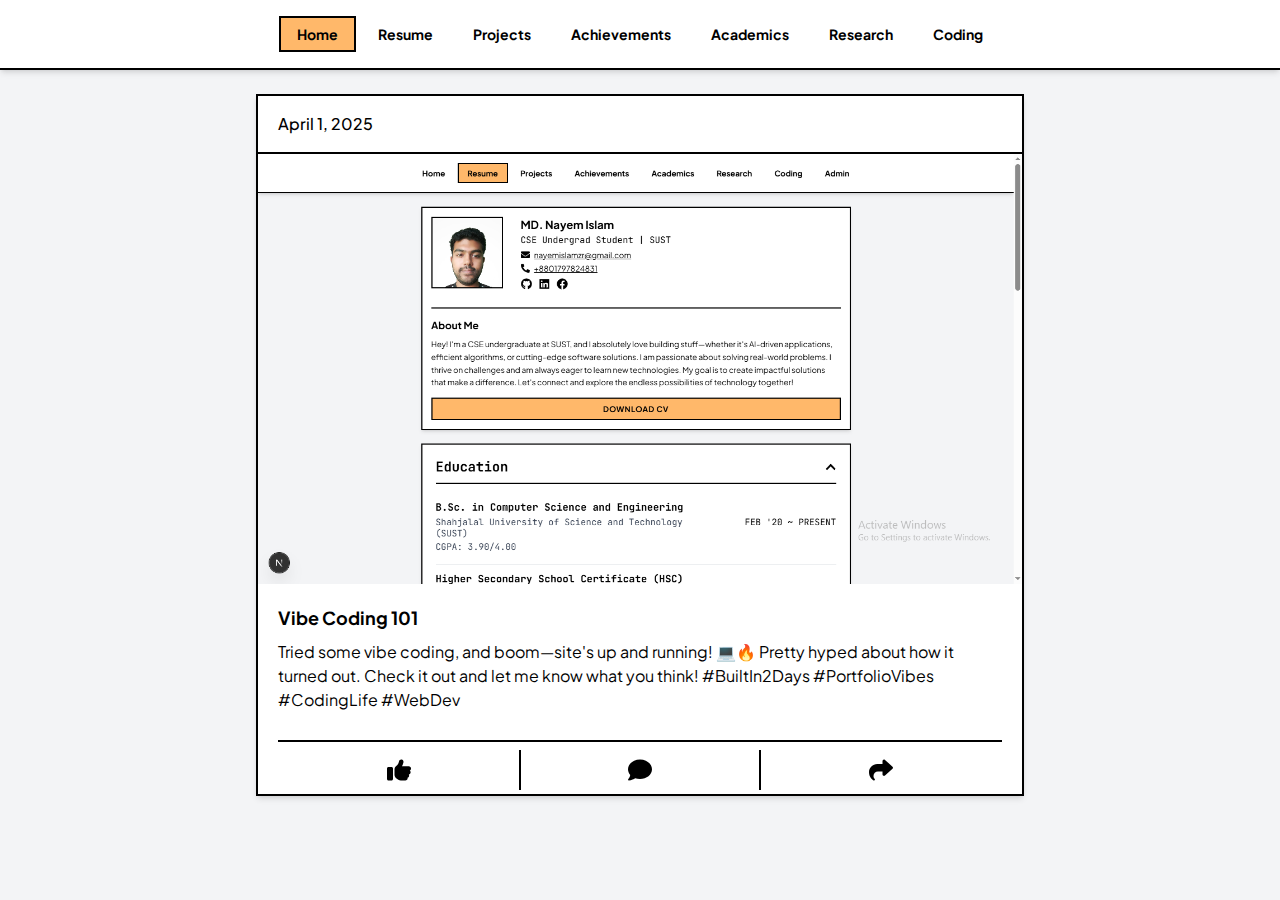
<file: index.html>
<!DOCTYPE html><html lang="en"><head><meta charSet="utf-8"/><meta name="viewport" content="width=device-width, initial-scale=1"/><link rel="preload" as="image" href="/images/posts/1.png"/><link rel="stylesheet" href="/_next/static/css/e81551aa64f804d1.css" data-precedence="next"/><link rel="preload" as="script" fetchPriority="low" href="/_next/static/chunks/webpack-b62247d9222ab883.js"/><script src="/_next/static/chunks/4bd1b696-ea8457096315284e.js" async=""></script><script src="/_next/static/chunks/684-786dac65ce06c12d.js" async=""></script><script src="/_next/static/chunks/main-app-89a747995656dcfe.js" async=""></script><script src="/_next/static/chunks/874-58d2f7b217ecad8c.js" async=""></script><script src="/_next/static/chunks/app/layout-206c9fd67d3c2f16.js" async=""></script><script src="/_next/static/chunks/63-da59d4f3b5da0c11.js" async=""></script><script src="/_next/static/chunks/app/page-fb0764a2753534d5.js" async=""></script><title>nayemislamzr</title><meta name="description" content="Nayem Islam ZR&#x27;s personal portfolio website."/><link rel="icon" href="/favicon.ico" type="image/x-icon" sizes="16x16"/><link rel="icon" href="/images/favicon_io/favicon.ico" sizes="any"/><link rel="icon" href="/images/favicon_io/favicon-16x16.png" type="image/png" sizes="16x16"/><link rel="icon" href="/images/favicon_io/favicon-32x32.png" type="image/png" sizes="32x32"/><link rel="apple-touch-icon" href="/images/favicon_io/apple-touch-icon.png"/><script src="/_next/static/chunks/polyfills-42372ed130431b0a.js" noModule=""></script></head><body class="bg-gray-100"> <!-- --> <nav class="sticky top-0 z-[999] flex items-center w-full px-4 md:px-8 h-[70px] bg-white border-b-2 border-black shadow-md"><header class="flex w-full items-center justify-between"><div class="flex items-center"></div><nav aria-label="Main" class="flex-1 items-center justify-center hidden lg:flex"><ul class="group flex list-none items-center justify-center space-x-1"><li><a class="group inline-flex h-9 w-max items-center justify-center px-4 py-2 text-sm font-bold transition-colors focus:outline-none border-2 bg-orange-300 text-black border-black" href="/">Home</a></li><li><a class="group inline-flex h-9 w-max items-center justify-center px-4 py-2 text-sm font-bold transition-colors focus:outline-none border-2 text-black border-transparent hover:bg-orange-300 hover:border-black" href="/resume">Resume</a></li><li><a class="group inline-flex h-9 w-max items-center justify-center px-4 py-2 text-sm font-bold transition-colors focus:outline-none border-2 text-black border-transparent hover:bg-orange-300 hover:border-black" href="/projects">Projects</a></li><li><a class="group inline-flex h-9 w-max items-center justify-center px-4 py-2 text-sm font-bold transition-colors focus:outline-none border-2 text-black border-transparent hover:bg-orange-300 hover:border-black" href="/achievements">Achievements</a></li><li><a class="group inline-flex h-9 w-max items-center justify-center px-4 py-2 text-sm font-bold transition-colors focus:outline-none border-2 text-black border-transparent hover:bg-orange-300 hover:border-black" href="/academic">Academics</a></li><li><a class="group inline-flex h-9 w-max items-center justify-center px-4 py-2 text-sm font-bold transition-colors focus:outline-none border-2 text-black border-transparent hover:bg-orange-300 hover:border-black" href="/research">Research</a></li><li><a class="group inline-flex h-9 w-max items-center justify-center px-4 py-2 text-sm font-bold transition-colors focus:outline-none border-2 text-black border-transparent hover:bg-orange-300 hover:border-black" href="/coding">Coding</a></li></ul></nav><div class="flex items-center gap-4"><button class="lg:hidden flex flex-col space-y-1.5 p-2 border-2 border-black bg-orange-300" aria-label="Toggle Menu"><div class="w-6 h-0.5 bg-black"></div><div class="w-6 h-0.5 bg-black"></div><div class="w-6 h-0.5 bg-black"></div></button></div></header></nav><div class="container mx-auto px-2 py-6 sm:px-6 lg:px-8"> <main class="w-full max-w-4xl mx-auto"> <div><div class="flex flex-col items-center space-y-6"><div class="flex flex-col bg-white rounded-none shadow-md w-full max-w-3xl text-black border-2 border-black"> <div class="flex flex-row justify-between items-center px-4 sm:px-5 py-3 sm:py-4 border-b-2 border-black"> <h1 class="text-sm md:text-base font-medium text-black">April 1, 2025</h1> <div class="flex flex-row gap-3 sm:gap-4 items-center"></div></div><div class="w-full aspect-video relative bg-gray-100"><img alt="Post image 1" decoding="async" data-nimg="fill" class="object-cover" style="position:absolute;height:100%;width:100%;left:0;top:0;right:0;bottom:0;color:transparent" src="/images/posts/1.png"/></div><div class="flex flex-col gap-2 p-4 sm:p-5"><h2 class="text-base md:text-lg font-bold text-left text-black">Vibe Coding 101</h2> <p class="leading-normal text-sm md:text-base text-black text-left font-sans"> <!-- -->Tried some vibe coding, and boom—site&#x27;s up and running! 💻🔥 Pretty hyped about how it turned out. Check it out and let me know what you think!

#BuiltIn2Days #PortfolioVibes #CodingLife #WebDev</p></div><div class="flex flex-row items-center pt-2 pb-1 border-t-2 border-black mt-2 mx-4 sm:mx-5 text-black"> <button class="w-1/3 flex items-center justify-center gap-2 hover:bg-orange-300 transition-colors py-2 rounded-none"> <svg class="w-5 h-5 sm:w-6 sm:h-6" fill="currentColor" viewBox="0 0 512 512" color="#000000"><path fill="currentColor" d="M313.4 32.9c26 5.2 42.9 30.5 37.7 56.5l-2.3 11.4c-5.3 26.7-15.1 52.1-28.8 75.2H464c26.5 0 48 21.5 48 48c0 18.5-10.5 34.6-25.9 42.6C497 275.4 504 288.9 504 304c0 23.4-16.8 42.9-38.9 47.1c4.4 7.3 6.9 15.8 6.9 24.9c0 21.3-13.9 39.4-33.1 45.6c.7 3.3 1.1 6.8 1.1 10.4c0 26.5-21.5 48-48 48H294.5c-19 0-37.5-5.6-53.3-16.1l-38.5-25.7C176 420.4 160 390.4 160 358.3V320 272 247.1c0-29.2 13.3-56.7 36-75l7.4-5.9c26.5-21.2 44.6-51 51.2-84.2l2.3-11.4c5.2-26 30.5-42.9 56.5-37.7zM32 192H96c17.7 0 32 14.3 32 32V448c0 17.7-14.3 32-32 32H32c-17.7 0-32-14.3-32-32V224c0-17.7 14.3-32 32-32z"></path></svg></button><button class="w-1/3 flex items-center justify-center gap-2 border-l-2 border-r-2 border-black hover:bg-orange-300 transition-colors py-2 rounded-none"> <svg class="w-5 h-5 sm:w-6 sm:h-6" fill="currentColor" viewBox="0 0 512 512" color="#000000"><path fill="currentColor" d="M512 240c0 114.9-114.6 208-256 208c-37.1 0-72.3-6.4-104.1-17.9c-11.9 8.7-31.3 20.6-54.3 30.6C73.6 471.1 44.7 480 16 480c-6.5 0-12.3-3.9-14.8-9.9c-2.5-6-1.1-12.8 3.4-17.4l0 0 0 0 0 0 0 0 .3-.3c.3-.3 .7-.7 1.3-1.4c1.1-1.2 2.8-3.1 4.9-5.7c4.1-5 9.6-12.4 15.2-21.6c10-16.6 19.5-38.4 21.4-62.9C17.7 326.8 0 285.1 0 240C0 125.1 114.6 32 256 32s256 93.1 256 208z"></path></svg></button><button class="w-1/3 flex items-center justify-center gap-2 hover:bg-orange-300 transition-colors py-2 rounded-none"> <svg class="w-5 h-5 sm:w-6 sm:h-6" fill="currentColor" viewBox="0 0 512 512" color="#000000"><path fill="currentColor" d="M307 34.8c-11.5 5.1-19 16.6-19 29.2v64H176C78.8 128 0 206.8 0 304C0 417.3 81.5 467.9 100.2 478.1c2.5 1.4 5.3 1.9 8.1 1.9c10.9 0 19.7-8.9 19.7-19.7c0-7.5-4.3-14.4-9.8-19.5C108.8 431.9 96 414.4 96 384c0-53 43-96 96-96h96v64c0 12.6 7.4 24.1 19 29.2s25 3 34.4-5.4l160-144c6.7-6.1 10.6-14.7 10.6-23.8s-3.8-17.7-10.6-23.8l-160-144c-9.4-8.5-22.9-10.6-34.4-5.4z"></path></svg></button></div></div></div></div></main></div><script src="/_next/static/chunks/webpack-b62247d9222ab883.js" async=""></script><script>(self.__next_f=self.__next_f||[]).push([0])</script><script>self.__next_f.push([1,"1:\"$Sreact.fragment\"\n2:I[5494,[\"874\",\"static/chunks/874-58d2f7b217ecad8c.js\",\"177\",\"static/chunks/app/layout-206c9fd67d3c2f16.js\"],\"default\"]\n3:I[8691,[\"874\",\"static/chunks/874-58d2f7b217ecad8c.js\",\"177\",\"static/chunks/app/layout-206c9fd67d3c2f16.js\"],\"default\"]\n4:I[7555,[],\"\"]\n5:I[1295,[],\"\"]\n6:I[3063,[\"63\",\"static/chunks/63-da59d4f3b5da0c11.js\",\"974\",\"static/chunks/app/page-fb0764a2753534d5.js\"],\"Image\"]\n7:I[9665,[],\"OutletBoundary\"]\na:I[9665,[],\"ViewportBoundary\"]\nc:I[9665,[],\"MetadataBoundary\"]\ne:I[6614,[],\"\"]\n:HL[\"/_next/static/css/e81551aa64f804d1.css\",\"style\"]\n"])</script><script>self.__next_f.push([1,"0:{\"P\":null,\"b\":\"K_B3X3MlXl9GfDCEkUWdU\",\"p\":\"\",\"c\":[\"\",\"\"],\"i\":false,\"f\":[[[\"\",{\"children\":[\"__PAGE__\",{}]},\"$undefined\",\"$undefined\",true],[\"\",[\"$\",\"$1\",\"c\",{\"children\":[[[\"$\",\"link\",\"0\",{\"rel\":\"stylesheet\",\"href\":\"/_next/static/css/e81551aa64f804d1.css\",\"precedence\":\"next\",\"crossOrigin\":\"$undefined\",\"nonce\":\"$undefined\"}]],[\"$\",\"html\",null,{\"lang\":\"en\",\"children\":[\"$\",\"body\",null,{\"className\":\"bg-gray-100\",\"children\":[\" \",[\"$\",\"$L2\",null,{}],[\"$\",\"$L3\",null,{\"children\":[\"$\",\"$L4\",null,{\"parallelRouterKey\":\"children\",\"error\":\"$undefined\",\"errorStyles\":\"$undefined\",\"errorScripts\":\"$undefined\",\"template\":[\"$\",\"$L5\",null,{}],\"templateStyles\":\"$undefined\",\"templateScripts\":\"$undefined\",\"notFound\":[[[\"$\",\"title\",null,{\"children\":\"404: This page could not be found.\"}],[\"$\",\"div\",null,{\"style\":{\"fontFamily\":\"system-ui,\\\"Segoe UI\\\",Roboto,Helvetica,Arial,sans-serif,\\\"Apple Color Emoji\\\",\\\"Segoe UI Emoji\\\"\",\"height\":\"100vh\",\"textAlign\":\"center\",\"display\":\"flex\",\"flexDirection\":\"column\",\"alignItems\":\"center\",\"justifyContent\":\"center\"},\"children\":[\"$\",\"div\",null,{\"children\":[[\"$\",\"style\",null,{\"dangerouslySetInnerHTML\":{\"__html\":\"body{color:#000;background:#fff;margin:0}.next-error-h1{border-right:1px solid rgba(0,0,0,.3)}@media (prefers-color-scheme:dark){body{color:#fff;background:#000}.next-error-h1{border-right:1px solid rgba(255,255,255,.3)}}\"}}],[\"$\",\"h1\",null,{\"className\":\"next-error-h1\",\"style\":{\"display\":\"inline-block\",\"margin\":\"0 20px 0 0\",\"padding\":\"0 23px 0 0\",\"fontSize\":24,\"fontWeight\":500,\"verticalAlign\":\"top\",\"lineHeight\":\"49px\"},\"children\":404}],[\"$\",\"div\",null,{\"style\":{\"display\":\"inline-block\"},\"children\":[\"$\",\"h2\",null,{\"style\":{\"fontSize\":14,\"fontWeight\":400,\"lineHeight\":\"49px\",\"margin\":0},\"children\":\"This page could not be found.\"}]}]]}]}]],[]],\"forbidden\":\"$undefined\",\"unauthorized\":\"$undefined\"}]}]]}]}]]}],{\"children\":[\"__PAGE__\",[\"$\",\"$1\",\"c\",{\"children\":[[\"$\",\"div\",null,{\"children\":[\"$\",\"div\",null,{\"className\":\"flex flex-col items-center space-y-6\",\"children\":[[\"$\",\"div\",\"1\",{\"className\":\"flex flex-col bg-white rounded-none shadow-md w-full max-w-3xl text-black border-2 border-black\",\"children\":[\" \",[\"$\",\"div\",null,{\"className\":\"flex flex-row justify-between items-center px-4 sm:px-5 py-3 sm:py-4 border-b-2 border-black\",\"children\":[\" \",[\"$\",\"h1\",null,{\"className\":\"text-sm md:text-base font-medium text-black\",\"children\":\"April 1, 2025\"}],\" \",[\"$\",\"div\",null,{\"className\":\"flex flex-row gap-3 sm:gap-4 items-center\",\"children\":[\"$undefined\",\"$undefined\",\"$undefined\"]}]]}],[\"$\",\"div\",null,{\"className\":\"w-full aspect-video relative bg-gray-100\",\"children\":[\"$\",\"$L6\",null,{\"src\":\"/images/posts/1.png\",\"alt\":\"Post image 1\",\"fill\":true,\"className\":\"object-cover\",\"priority\":true}]}],[\"$\",\"div\",null,{\"className\":\"flex flex-col gap-2 p-4 sm:p-5\",\"children\":[[\"$\",\"h2\",null,{\"className\":\"text-base md:text-lg font-bold text-left text-black\",\"children\":\"Vibe Coding 101\"}],\" \",[\"$\",\"p\",null,{\"className\":\"leading-normal text-sm md:text-base text-black text-left font-sans\",\"children\":[\" \",\"Tried some vibe coding, and boom—site's up and running! 💻🔥 Pretty hyped about how it turned out. Check it out and let me know what you think!\\n\\n#BuiltIn2Days #PortfolioVibes #CodingLife #WebDev\"]}]]}],[\"$\",\"div\",null,{\"className\":\"flex flex-row items-center pt-2 pb-1 border-t-2 border-black mt-2 mx-4 sm:mx-5 text-black\",\"children\":[\" \",[\"$\",\"button\",null,{\"className\":\"w-1/3 flex items-center justify-center gap-2 hover:bg-orange-300 transition-colors py-2 rounded-none\",\"children\":[\" \",[\"$\",\"svg\",null,{\"className\":\"w-5 h-5 sm:w-6 sm:h-6\",\"fill\":\"currentColor\",\"viewBox\":\"0 0 512 512\",\"color\":\"#000000\",\"children\":[\"$\",\"path\",null,{\"fill\":\"currentColor\",\"d\":\"M313.4 32.9c26 5.2 42.9 30.5 37.7 56.5l-2.3 11.4c-5.3 26.7-15.1 52.1-28.8 75.2H464c26.5 0 48 21.5 48 48c0 18.5-10.5 34.6-25.9 42.6C497 275.4 504 288.9 504 304c0 23.4-16.8 42.9-38.9 47.1c4.4 7.3 6.9 15.8 6.9 24.9c0 21.3-13.9 39.4-33.1 45.6c.7 3.3 1.1 6.8 1.1 10.4c0 26.5-21.5 48-48 48H294.5c-19 0-37.5-5.6-53.3-16.1l-38.5-25.7C176 420.4 160 390.4 160 358.3V320 272 247.1c0-29.2 13.3-56.7 36-75l7.4-5.9c26.5-21.2 44.6-51 51.2-84.2l2.3-11.4c5.2-26 30.5-42.9 56.5-37.7zM32 192H96c17.7 0 32 14.3 32 32V448c0 17.7-14.3 32-32 32H32c-17.7 0-32-14.3-32-32V224c0-17.7 14.3-32 32-32z\"}]}]]}],[\"$\",\"button\",null,{\"className\":\"w-1/3 flex items-center justify-center gap-2 border-l-2 border-r-2 border-black hover:bg-orange-300 transition-colors py-2 rounded-none\",\"children\":[\" \",[\"$\",\"svg\",null,{\"className\":\"w-5 h-5 sm:w-6 sm:h-6\",\"fill\":\"currentColor\",\"viewBox\":\"0 0 512 512\",\"color\":\"#000000\",\"children\":[\"$\",\"path\",null,{\"fill\":\"currentColor\",\"d\":\"M512 240c0 114.9-114.6 208-256 208c-37.1 0-72.3-6.4-104.1-17.9c-11.9 8.7-31.3 20.6-54.3 30.6C73.6 471.1 44.7 480 16 480c-6.5 0-12.3-3.9-14.8-9.9c-2.5-6-1.1-12.8 3.4-17.4l0 0 0 0 0 0 0 0 .3-.3c.3-.3 .7-.7 1.3-1.4c1.1-1.2 2.8-3.1 4.9-5.7c4.1-5 9.6-12.4 15.2-21.6c10-16.6 19.5-38.4 21.4-62.9C17.7 326.8 0 285.1 0 240C0 125.1 114.6 32 256 32s256 93.1 256 208z\"}]}]]}],[\"$\",\"button\",null,{\"className\":\"w-1/3 flex items-center justify-center gap-2 hover:bg-orange-300 transition-colors py-2 rounded-none\",\"children\":[\" \",[\"$\",\"svg\",null,{\"className\":\"w-5 h-5 sm:w-6 sm:h-6\",\"fill\":\"currentColor\",\"viewBox\":\"0 0 512 512\",\"color\":\"#000000\",\"children\":[\"$\",\"path\",null,{\"fill\":\"currentColor\",\"d\":\"M307 34.8c-11.5 5.1-19 16.6-19 29.2v64H176C78.8 128 0 206.8 0 304C0 417.3 81.5 467.9 100.2 478.1c2.5 1.4 5.3 1.9 8.1 1.9c10.9 0 19.7-8.9 19.7-19.7c0-7.5-4.3-14.4-9.8-19.5C108.8 431.9 96 414.4 96 384c0-53 43-96 96-96h96v64c0 12.6 7.4 24.1 19 29.2s25 3 34.4-5.4l160-144c6.7-6.1 10.6-14.7 10.6-23.8s-3.8-17.7-10.6-23.8l-160-144c-9.4-8.5-22.9-10.6-34.4-5.4z\"}]}]]}]]}]]}]]}]}],\"$undefined\",null,[\"$\",\"$L7\",null,{\"children\":[\"$L8\",\"$L9\",null]}]]}],{},null,false]},null,false],[\"$\",\"$1\",\"h\",{\"children\":[null,[\"$\",\"$1\",\"4UscvoTHfDb-xrSP-YUYB\",{\"children\":[[\"$\",\"$La\",null,{\"children\":\"$Lb\"}],null]}],[\"$\",\"$Lc\",null,{\"children\":\"$Ld\"}]]}],false]],\"m\":\"$undefined\",\"G\":[\"$e\",\"$undefined\"],\"s\":false,\"S\":true}\n"])</script><script>self.__next_f.push([1,"b:[[\"$\",\"meta\",\"0\",{\"charSet\":\"utf-8\"}],[\"$\",\"meta\",\"1\",{\"name\":\"viewport\",\"content\":\"width=device-width, initial-scale=1\"}]]\n8:null\n"])</script><script>self.__next_f.push([1,"9:null\nd:[[\"$\",\"title\",\"0\",{\"children\":\"nayemislamzr\"}],[\"$\",\"meta\",\"1\",{\"name\":\"description\",\"content\":\"Nayem Islam ZR's personal portfolio website.\"}],[\"$\",\"link\",\"2\",{\"rel\":\"icon\",\"href\":\"/favicon.ico\",\"type\":\"image/x-icon\",\"sizes\":\"16x16\"}],[\"$\",\"link\",\"3\",{\"rel\":\"icon\",\"href\":\"/images/favicon_io/favicon.ico\",\"sizes\":\"any\"}],[\"$\",\"link\",\"4\",{\"rel\":\"icon\",\"href\":\"/images/favicon_io/favicon-16x16.png\",\"type\":\"image/png\",\"sizes\":\"16x16\"}],[\"$\",\"link\",\"5\",{\"rel\":\"icon\",\"href\":\"/images/favicon_io/favicon-32x32.png\",\"type\":\"image/png\",\"sizes\":\"32x32\"}],[\"$\",\"link\",\"6\",{\"rel\":\"apple-touch-icon\",\"href\":\"/images/favicon_io/apple-touch-icon.png\"}]]\n"])</script></body></html>
</file>
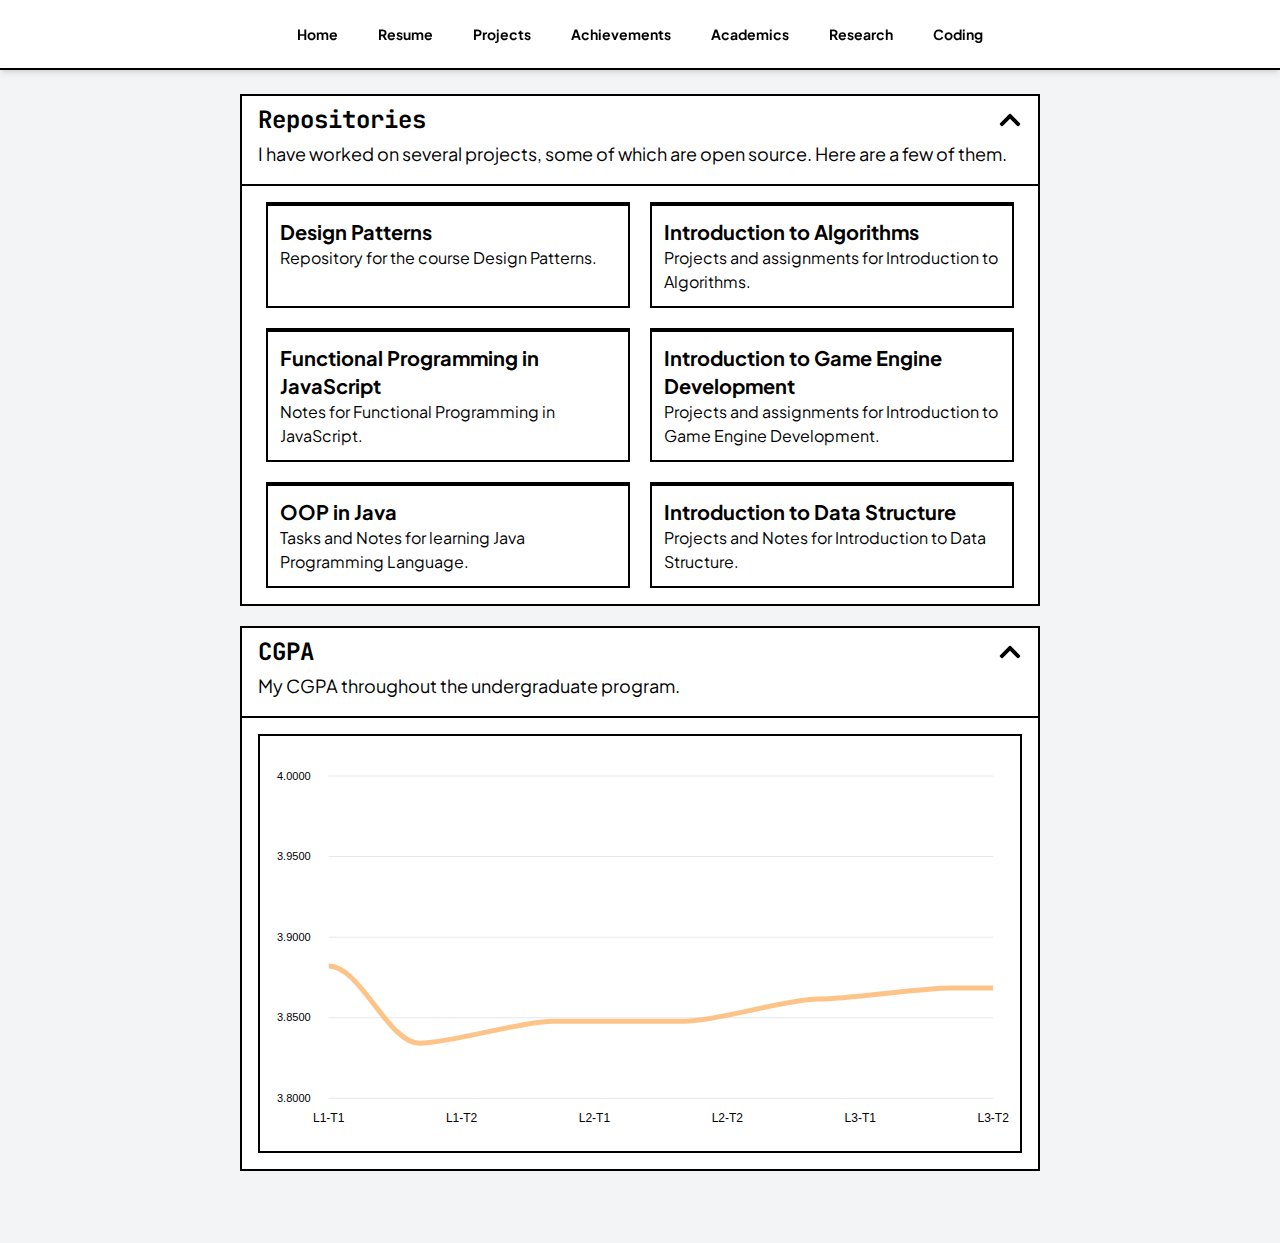
<file: academic.html>
<!DOCTYPE html><html lang="en"><head><meta charSet="utf-8"/><meta name="viewport" content="width=device-width, initial-scale=1"/><link rel="stylesheet" href="/_next/static/css/e81551aa64f804d1.css" data-precedence="next"/><link rel="preload" as="script" fetchPriority="low" href="/_next/static/chunks/webpack-b62247d9222ab883.js"/><script src="/_next/static/chunks/4bd1b696-ea8457096315284e.js" async=""></script><script src="/_next/static/chunks/684-786dac65ce06c12d.js" async=""></script><script src="/_next/static/chunks/main-app-89a747995656dcfe.js" async=""></script><script src="/_next/static/chunks/874-58d2f7b217ecad8c.js" async=""></script><script src="/_next/static/chunks/app/layout-206c9fd67d3c2f16.js" async=""></script><script src="/_next/static/chunks/8e1d74a4-8c6af6303b9edf96.js" async=""></script><script src="/_next/static/chunks/app/academic/page-a897123d971007e2.js" async=""></script><title>Academic | nayemislamzr</title><meta name="description" content="Nayem Islam ZR&#x27;s personal portfolio website."/><link rel="icon" href="/favicon.ico" type="image/x-icon" sizes="16x16"/><link rel="icon" href="/images/favicon_io/favicon.ico" sizes="any"/><link rel="icon" href="/images/favicon_io/favicon-16x16.png" type="image/png" sizes="16x16"/><link rel="icon" href="/images/favicon_io/favicon-32x32.png" type="image/png" sizes="32x32"/><link rel="apple-touch-icon" href="/images/favicon_io/apple-touch-icon.png"/><script src="/_next/static/chunks/polyfills-42372ed130431b0a.js" noModule=""></script></head><body class="bg-gray-100"> <!-- --> <nav class="sticky top-0 z-[999] flex items-center w-full px-4 md:px-8 h-[70px] bg-white border-b-2 border-black shadow-md"><header class="flex w-full items-center justify-between"><div class="flex items-center"></div><nav aria-label="Main" class="flex-1 items-center justify-center hidden lg:flex"><ul class="group flex list-none items-center justify-center space-x-1"><li><a class="group inline-flex h-9 w-max items-center justify-center px-4 py-2 text-sm font-bold transition-colors focus:outline-none border-2 text-black border-transparent hover:bg-orange-300 hover:border-black" href="/">Home</a></li><li><a class="group inline-flex h-9 w-max items-center justify-center px-4 py-2 text-sm font-bold transition-colors focus:outline-none border-2 text-black border-transparent hover:bg-orange-300 hover:border-black" href="/resume">Resume</a></li><li><a class="group inline-flex h-9 w-max items-center justify-center px-4 py-2 text-sm font-bold transition-colors focus:outline-none border-2 text-black border-transparent hover:bg-orange-300 hover:border-black" href="/projects">Projects</a></li><li><a class="group inline-flex h-9 w-max items-center justify-center px-4 py-2 text-sm font-bold transition-colors focus:outline-none border-2 text-black border-transparent hover:bg-orange-300 hover:border-black" href="/achievements">Achievements</a></li><li><a class="group inline-flex h-9 w-max items-center justify-center px-4 py-2 text-sm font-bold transition-colors focus:outline-none border-2 bg-orange-300 text-black border-black" href="/academic">Academics</a></li><li><a class="group inline-flex h-9 w-max items-center justify-center px-4 py-2 text-sm font-bold transition-colors focus:outline-none border-2 text-black border-transparent hover:bg-orange-300 hover:border-black" href="/research">Research</a></li><li><a class="group inline-flex h-9 w-max items-center justify-center px-4 py-2 text-sm font-bold transition-colors focus:outline-none border-2 text-black border-transparent hover:bg-orange-300 hover:border-black" href="/coding">Coding</a></li></ul></nav><div class="flex items-center gap-4"><button class="lg:hidden flex flex-col space-y-1.5 p-2 border-2 border-black bg-orange-300" aria-label="Toggle Menu"><div class="w-6 h-0.5 bg-black"></div><div class="w-6 h-0.5 bg-black"></div><div class="w-6 h-0.5 bg-black"></div></button></div></header></nav><div class="container mx-auto px-2 py-6 sm:px-6 lg:px-8"> <main class="w-full max-w-4xl mx-auto"> <main class="flex min-h-screen flex-col items-center justify-start pb-4 md:px-8 md:pb-8 lg:px-12 lg:pb-12 from-[#1a1a1a] to-[#0d0d0d]"> <div class="flex flex-col gap-5 w-full max-w-4xl"><div class="flex flex-col border-2 border-black w-full bg-white" id="repositories"><div class="w-full p-4 pt-2 text-left cursor-pointer border-b-2 border-black" role="button" tabindex="0" aria-expanded="true" aria-controls="repositories-content"><div class="flex flex-row justify-between w-full items-center font-mono"><h2 class="text-xl md:text-2xl font-bold w-full">Repositories</h2><span class="text-sm md:text-2xl" aria-hidden="true"><svg stroke="currentColor" fill="currentColor" stroke-width="0" viewBox="0 0 448 512" height="1em" width="1em" xmlns="http://www.w3.org/2000/svg"><path d="M240.971 130.524l194.343 194.343c9.373 9.373 9.373 24.569 0 33.941l-22.667 22.667c-9.357 9.357-24.522 9.375-33.901.04L224 227.495 69.255 381.516c-9.379 9.335-24.544 9.317-33.901-.04l-22.667-22.667c-9.373-9.373-9.373-24.569 0-33.941L207.03 130.525c9.372-9.373 24.568-9.373 33.941-.001z"></path></svg></span></div><p class="text-sm md:text-lg font-sans mt-1">I have worked on several projects, some of which are open source. Here are a few of them.</p></div><div class="flex flex-col gap-5 p-4 text-left w-full" id="repositories-content" role="region"><div class="grid grid-cols-1 md:grid-cols-2 sm:px-2 gap-5"><a href="https://github.com/nayemislamzr/design-patterns" target="_blank" rel="noopener noreferrer" id="repo-design-patterns" class="flex flex-col w-full border-2 cursor-pointer transition-transform duration-200 hover:scale-105"><div class="flex flex-col p-3 border-t-2"><h3 class="text-base md:text-xl font-bold">Design Patterns</h3> <p class="text-xs md:text-base">Repository for the course Design Patterns.</p> </div></a><a href="https://github.com/nayemislamzr/Algorithm" target="_blank" rel="noopener noreferrer" id="repo-algorithm" class="flex flex-col w-full border-2 cursor-pointer transition-transform duration-200 hover:scale-105"><div class="flex flex-col p-3 border-t-2"><h3 class="text-base md:text-xl font-bold">Introduction to Algorithms</h3> <p class="text-xs md:text-base">Projects and assignments for Introduction to Algorithms.</p> </div></a><a href="https://github.com/nayemislamzr/javascript" target="_blank" rel="noopener noreferrer" id="repo-Functional-Programming-in-JS" class="flex flex-col w-full border-2 cursor-pointer transition-transform duration-200 hover:scale-105"><div class="flex flex-col p-3 border-t-2"><h3 class="text-base md:text-xl font-bold">Functional Programming in JavaScript</h3> <p class="text-xs md:text-base">Notes for Functional Programming in JavaScript.</p> </div></a><a href="https://github.com/nayemislamzr/Game-Engine" target="_blank" rel="noopener noreferrer" id="repo-game-engin-development" class="flex flex-col w-full border-2 cursor-pointer transition-transform duration-200 hover:scale-105"><div class="flex flex-col p-3 border-t-2"><h3 class="text-base md:text-xl font-bold">Introduction to Game Engine Development</h3> <p class="text-xs md:text-base">Projects and assignments for Introduction to Game Engine Development.</p> </div></a><a href="https://github.com/nayemislamzr/java" target="_blank" rel="noopener noreferrer" id="repo-java" class="flex flex-col w-full border-2 cursor-pointer transition-transform duration-200 hover:scale-105"><div class="flex flex-col p-3 border-t-2"><h3 class="text-base md:text-xl font-bold">OOP in Java</h3> <p class="text-xs md:text-base">Tasks and Notes for learning Java Programming Language.</p> </div></a><a href="https://github.com/nayemislamzr/playground" target="_blank" rel="noopener noreferrer" id="repo-Data-Structure" class="flex flex-col w-full border-2 cursor-pointer transition-transform duration-200 hover:scale-105"><div class="flex flex-col p-3 border-t-2"><h3 class="text-base md:text-xl font-bold">Introduction to Data Structure</h3> <p class="text-xs md:text-base">Projects and Notes for Introduction to Data Structure.</p> </div></a></div></div></div><div class="flex flex-col border-2 border-black w-full bg-white" id="cgpa"><div class="w-full p-4 pt-2 text-left cursor-pointer border-b-2 border-black" role="button" tabindex="0" aria-expanded="true" aria-controls="cgpa-content"><div class="flex flex-row justify-between w-full items-center font-mono"><h2 class="text-xl md:text-2xl font-bold w-full">CGPA</h2><span class="text-sm md:text-2xl" aria-hidden="true"><svg stroke="currentColor" fill="currentColor" stroke-width="0" viewBox="0 0 448 512" height="1em" width="1em" xmlns="http://www.w3.org/2000/svg"><path d="M240.971 130.524l194.343 194.343c9.373 9.373 9.373 24.569 0 33.941l-22.667 22.667c-9.357 9.357-24.522 9.375-33.901.04L224 227.495 69.255 381.516c-9.379 9.335-24.544 9.317-33.901-.04l-22.667-22.667c-9.373-9.373-9.373-24.569 0-33.941L207.03 130.525c9.372-9.373 24.568-9.373 33.941-.001z"></path></svg></span></div><p class="text-sm md:text-lg font-sans mt-1">My CGPA throughout the undergraduate program.</p></div><div class="flex flex-col gap-5 p-4 text-left w-full" id="cgpa-content" role="region"><div class="gap-5 justify-start items-start w-full"> <div class="w-full max-w-3xl border-2 transition-transform duration-200 hover:scale-105"> </div></div></div></div></div></main></main></div><script src="/_next/static/chunks/webpack-b62247d9222ab883.js" async=""></script><script>(self.__next_f=self.__next_f||[]).push([0])</script><script>self.__next_f.push([1,"1:\"$Sreact.fragment\"\n2:I[5494,[\"874\",\"static/chunks/874-58d2f7b217ecad8c.js\",\"177\",\"static/chunks/app/layout-206c9fd67d3c2f16.js\"],\"default\"]\n3:I[8691,[\"874\",\"static/chunks/874-58d2f7b217ecad8c.js\",\"177\",\"static/chunks/app/layout-206c9fd67d3c2f16.js\"],\"default\"]\n4:I[7555,[],\"\"]\n5:I[1295,[],\"\"]\n6:I[894,[],\"ClientPageRoot\"]\n7:I[4804,[\"711\",\"static/chunks/8e1d74a4-8c6af6303b9edf96.js\",\"32\",\"static/chunks/app/academic/page-a897123d971007e2.js\"],\"default\"]\na:I[9665,[],\"OutletBoundary\"]\nd:I[9665,[],\"ViewportBoundary\"]\nf:I[9665,[],\"MetadataBoundary\"]\n11:I[6614,[],\"\"]\n:HL[\"/_next/static/css/e81551aa64f804d1.css\",\"style\"]\n"])</script><script>self.__next_f.push([1,"0:{\"P\":null,\"b\":\"K_B3X3MlXl9GfDCEkUWdU\",\"p\":\"\",\"c\":[\"\",\"academic\"],\"i\":false,\"f\":[[[\"\",{\"children\":[\"academic\",{\"children\":[\"__PAGE__\",{}]}]},\"$undefined\",\"$undefined\",true],[\"\",[\"$\",\"$1\",\"c\",{\"children\":[[[\"$\",\"link\",\"0\",{\"rel\":\"stylesheet\",\"href\":\"/_next/static/css/e81551aa64f804d1.css\",\"precedence\":\"next\",\"crossOrigin\":\"$undefined\",\"nonce\":\"$undefined\"}]],[\"$\",\"html\",null,{\"lang\":\"en\",\"children\":[\"$\",\"body\",null,{\"className\":\"bg-gray-100\",\"children\":[\" \",[\"$\",\"$L2\",null,{}],[\"$\",\"$L3\",null,{\"children\":[\"$\",\"$L4\",null,{\"parallelRouterKey\":\"children\",\"error\":\"$undefined\",\"errorStyles\":\"$undefined\",\"errorScripts\":\"$undefined\",\"template\":[\"$\",\"$L5\",null,{}],\"templateStyles\":\"$undefined\",\"templateScripts\":\"$undefined\",\"notFound\":[[[\"$\",\"title\",null,{\"children\":\"404: This page could not be found.\"}],[\"$\",\"div\",null,{\"style\":{\"fontFamily\":\"system-ui,\\\"Segoe UI\\\",Roboto,Helvetica,Arial,sans-serif,\\\"Apple Color Emoji\\\",\\\"Segoe UI Emoji\\\"\",\"height\":\"100vh\",\"textAlign\":\"center\",\"display\":\"flex\",\"flexDirection\":\"column\",\"alignItems\":\"center\",\"justifyContent\":\"center\"},\"children\":[\"$\",\"div\",null,{\"children\":[[\"$\",\"style\",null,{\"dangerouslySetInnerHTML\":{\"__html\":\"body{color:#000;background:#fff;margin:0}.next-error-h1{border-right:1px solid rgba(0,0,0,.3)}@media (prefers-color-scheme:dark){body{color:#fff;background:#000}.next-error-h1{border-right:1px solid rgba(255,255,255,.3)}}\"}}],[\"$\",\"h1\",null,{\"className\":\"next-error-h1\",\"style\":{\"display\":\"inline-block\",\"margin\":\"0 20px 0 0\",\"padding\":\"0 23px 0 0\",\"fontSize\":24,\"fontWeight\":500,\"verticalAlign\":\"top\",\"lineHeight\":\"49px\"},\"children\":404}],[\"$\",\"div\",null,{\"style\":{\"display\":\"inline-block\"},\"children\":[\"$\",\"h2\",null,{\"style\":{\"fontSize\":14,\"fontWeight\":400,\"lineHeight\":\"49px\",\"margin\":0},\"children\":\"This page could not be found.\"}]}]]}]}]],[]],\"forbidden\":\"$undefined\",\"unauthorized\":\"$undefined\"}]}]]}]}]]}],{\"children\":[\"academic\",[\"$\",\"$1\",\"c\",{\"children\":[null,[\"$\",\"$L4\",null,{\"parallelRouterKey\":\"children\",\"error\":\"$undefined\",\"errorStyles\":\"$undefined\",\"errorScripts\":\"$undefined\",\"template\":[\"$\",\"$L5\",null,{}],\"templateStyles\":\"$undefined\",\"templateScripts\":\"$undefined\",\"notFound\":\"$undefined\",\"forbidden\":\"$undefined\",\"unauthorized\":\"$undefined\"}]]}],{\"children\":[\"__PAGE__\",[\"$\",\"$1\",\"c\",{\"children\":[[\"$\",\"$L6\",null,{\"Component\":\"$7\",\"searchParams\":{},\"params\":{},\"promises\":[\"$@8\",\"$@9\"]}],\"$undefined\",null,[\"$\",\"$La\",null,{\"children\":[\"$Lb\",\"$Lc\",null]}]]}],{},null,false]},null,false]},null,false],[\"$\",\"$1\",\"h\",{\"children\":[null,[\"$\",\"$1\",\"TVJYJGiBgp5-AxCqfx4qH\",{\"children\":[[\"$\",\"$Ld\",null,{\"children\":\"$Le\"}],null]}],[\"$\",\"$Lf\",null,{\"children\":\"$L10\"}]]}],false]],\"m\":\"$undefined\",\"G\":[\"$11\",\"$undefined\"],\"s\":false,\"S\":true}\n"])</script><script>self.__next_f.push([1,"8:{}\n9:{}\n"])</script><script>self.__next_f.push([1,"e:[[\"$\",\"meta\",\"0\",{\"charSet\":\"utf-8\"}],[\"$\",\"meta\",\"1\",{\"name\":\"viewport\",\"content\":\"width=device-width, initial-scale=1\"}]]\nb:null\n"])</script><script>self.__next_f.push([1,"c:null\n10:[[\"$\",\"title\",\"0\",{\"children\":\"Academic | nayemislamzr\"}],[\"$\",\"meta\",\"1\",{\"name\":\"description\",\"content\":\"Nayem Islam ZR's personal portfolio website.\"}],[\"$\",\"link\",\"2\",{\"rel\":\"icon\",\"href\":\"/favicon.ico\",\"type\":\"image/x-icon\",\"sizes\":\"16x16\"}],[\"$\",\"link\",\"3\",{\"rel\":\"icon\",\"href\":\"/images/favicon_io/favicon.ico\",\"sizes\":\"any\"}],[\"$\",\"link\",\"4\",{\"rel\":\"icon\",\"href\":\"/images/favicon_io/favicon-16x16.png\",\"type\":\"image/png\",\"sizes\":\"16x16\"}],[\"$\",\"link\",\"5\",{\"rel\":\"icon\",\"href\":\"/images/favicon_io/favicon-32x32.png\",\"type\":\"image/png\",\"sizes\":\"32x32\"}],[\"$\",\"link\",\"6\",{\"rel\":\"apple-touch-icon\",\"href\":\"/images/favicon_io/apple-touch-icon.png\"}]]\n"])</script></body></html>
</file>
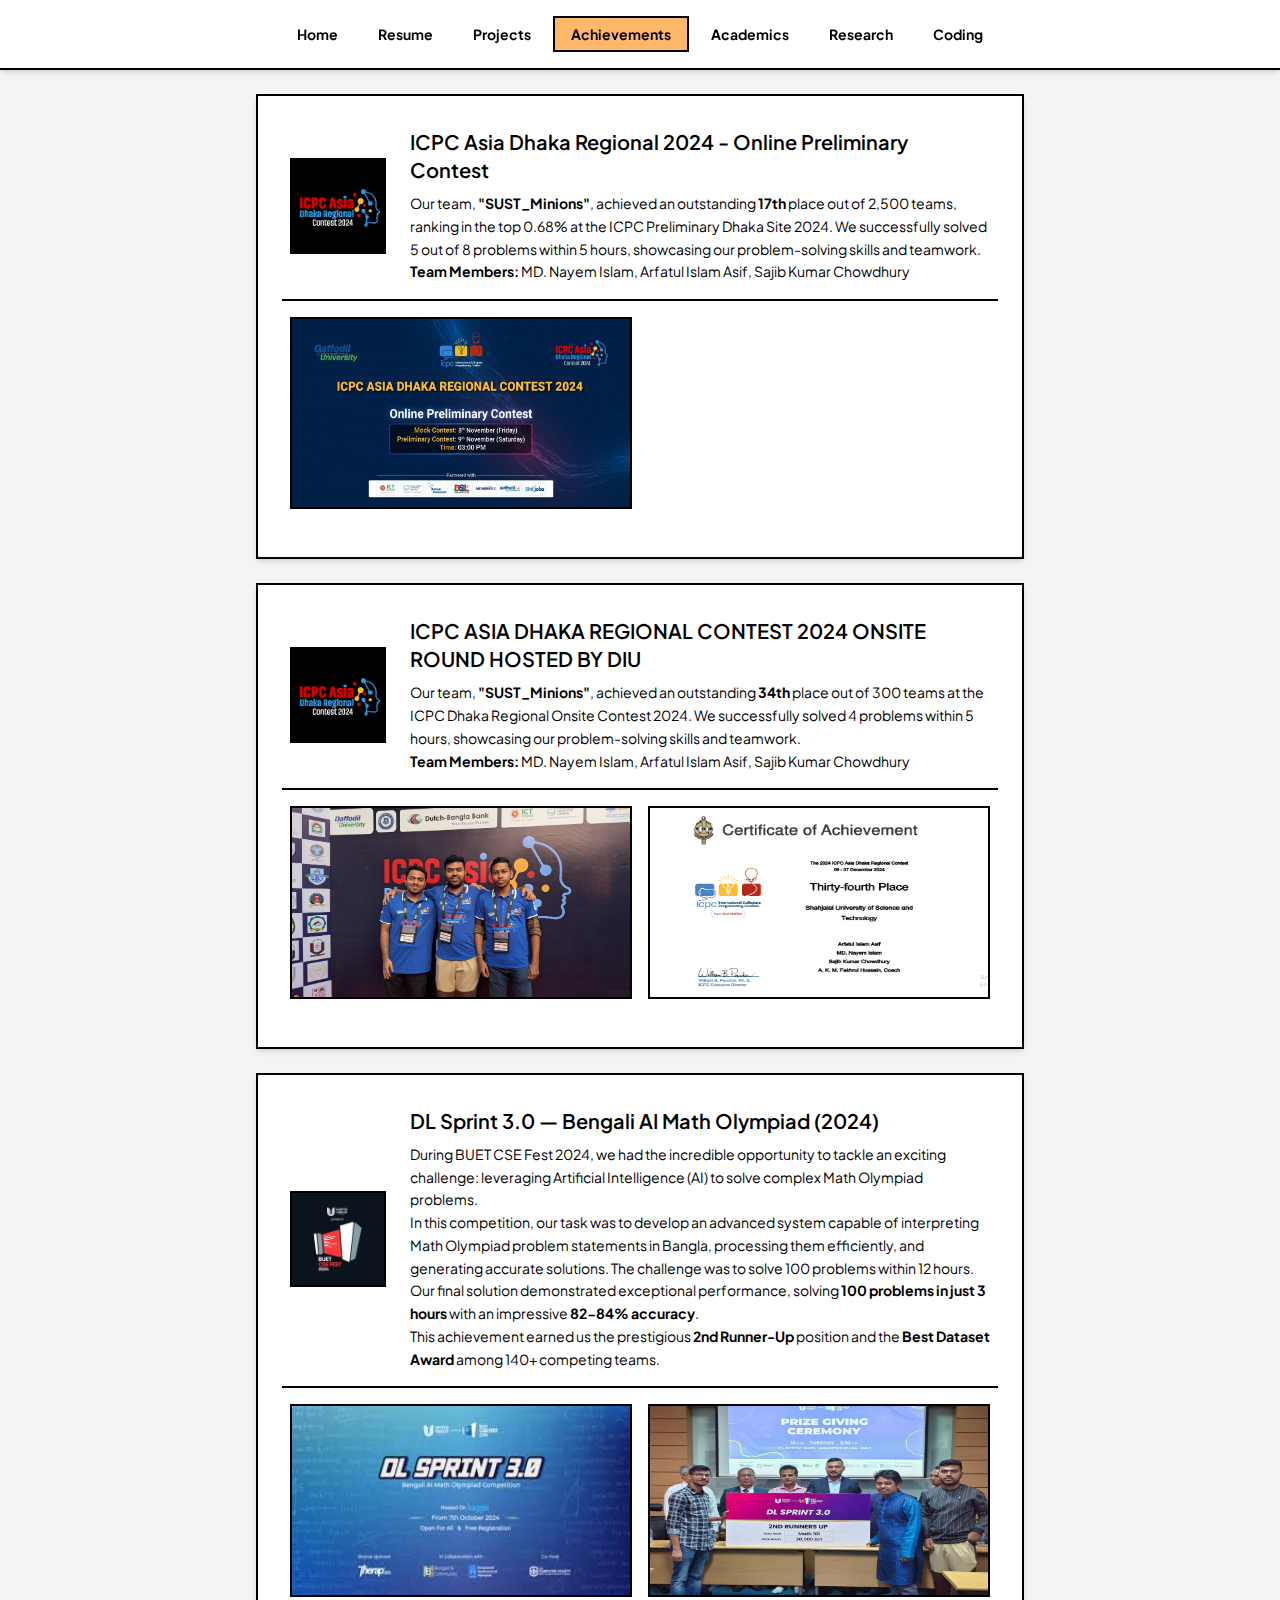
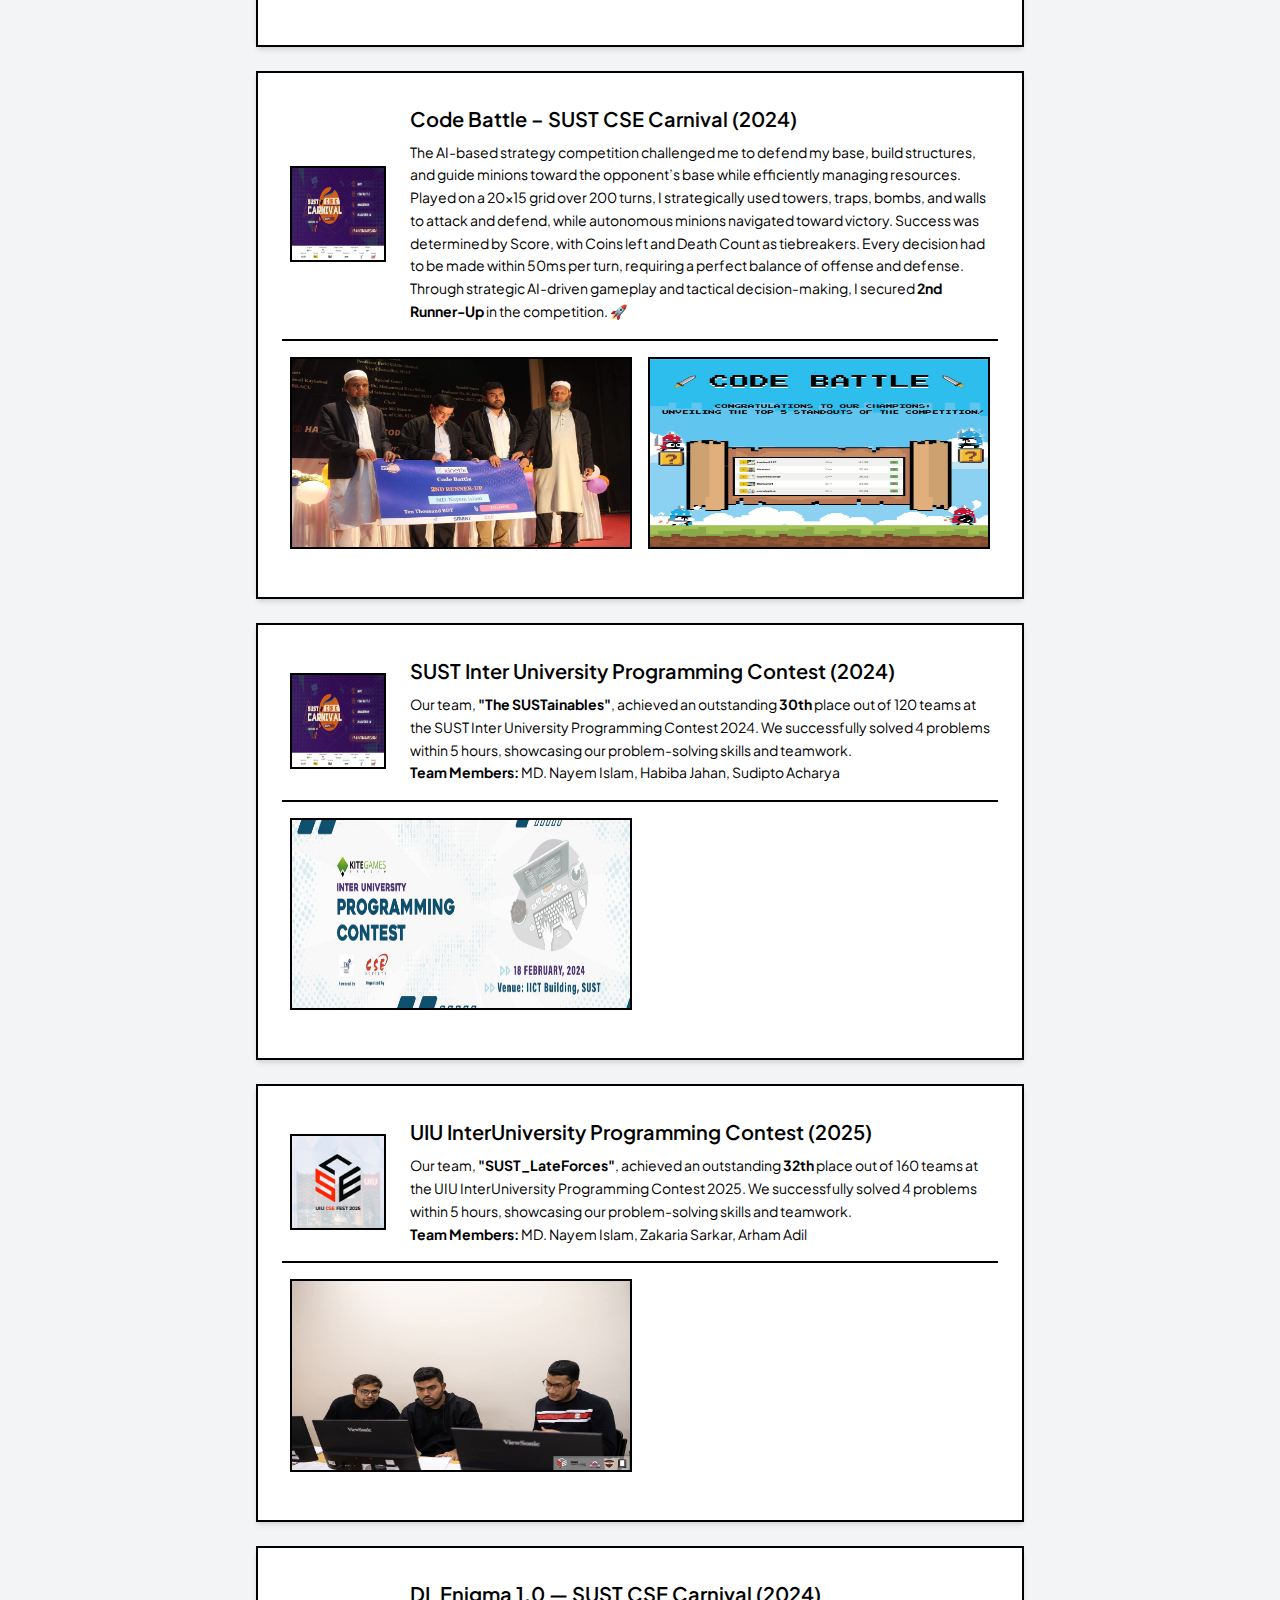
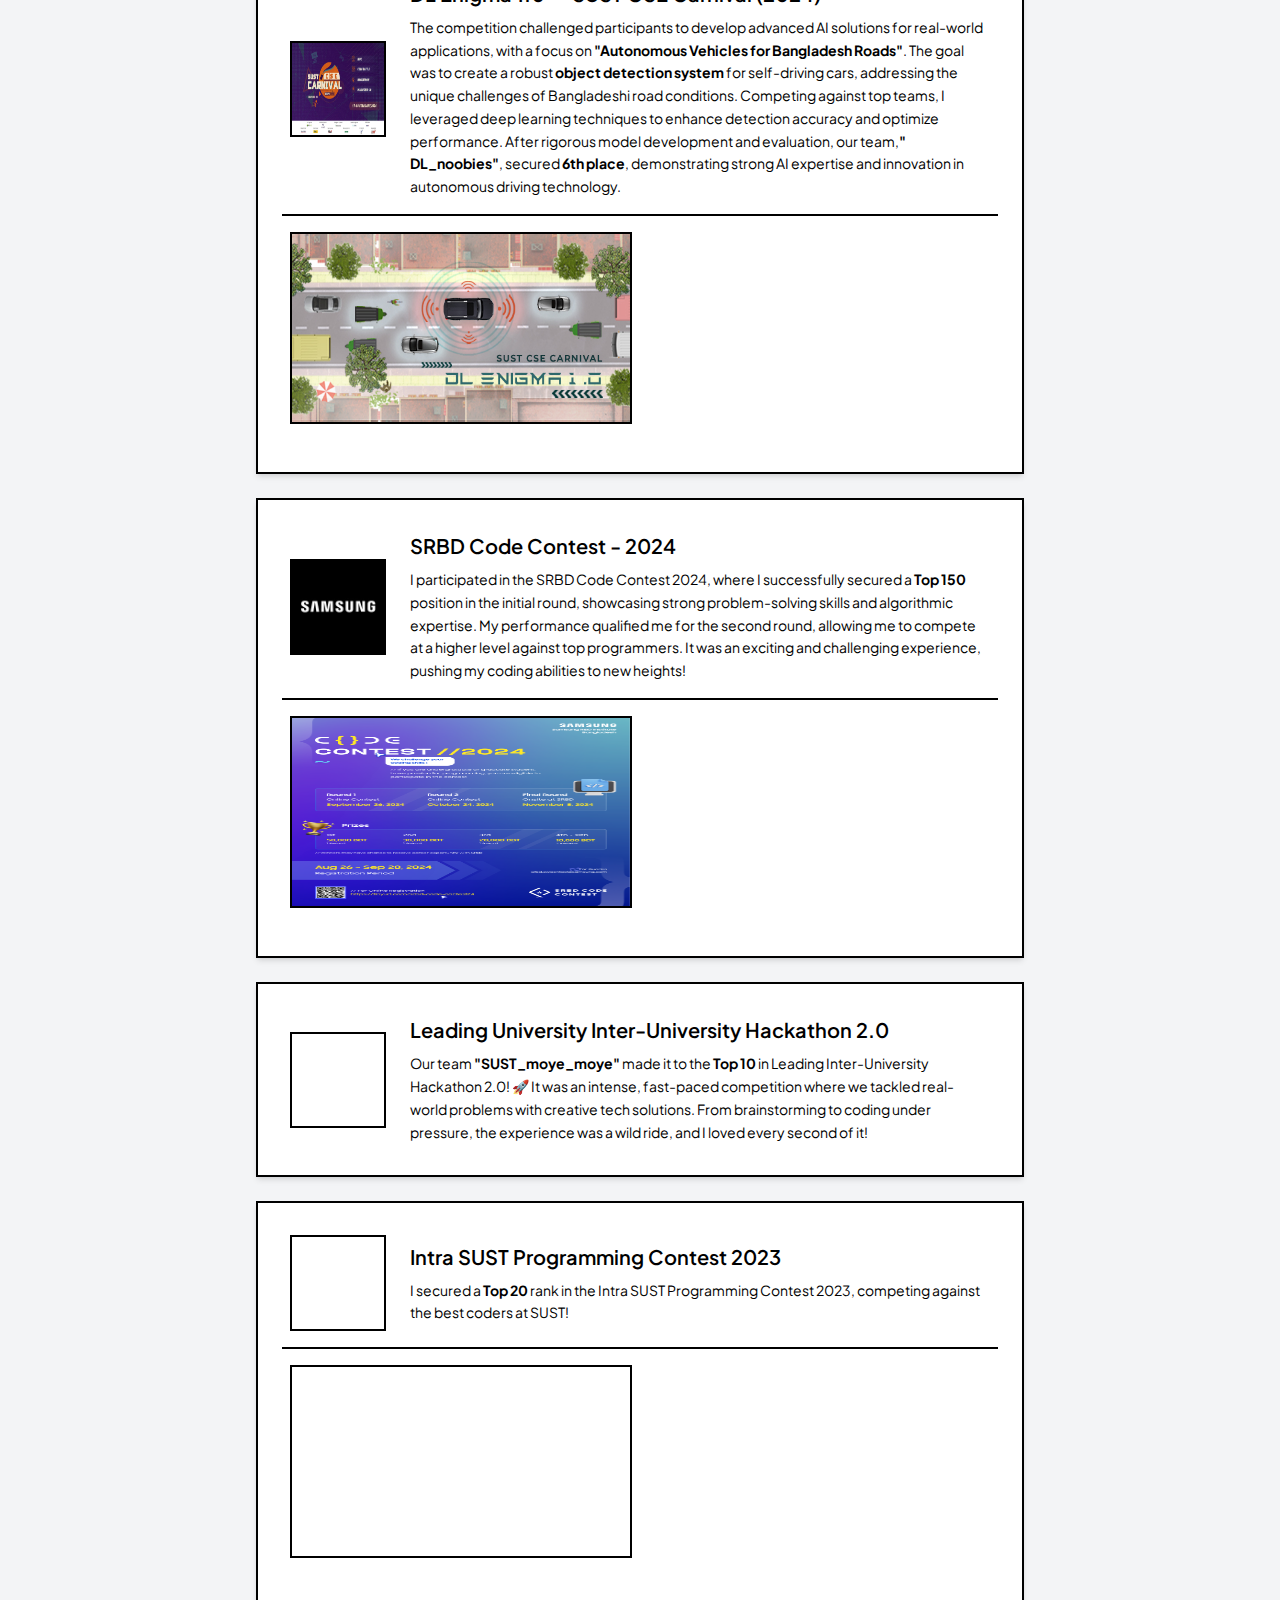
<file: achievements.html>
<!DOCTYPE html><html lang="en"><head><meta charSet="utf-8"/><meta name="viewport" content="width=device-width, initial-scale=1"/><link rel="stylesheet" href="/_next/static/css/e81551aa64f804d1.css" data-precedence="next"/><link rel="preload" as="script" fetchPriority="low" href="/_next/static/chunks/webpack-b62247d9222ab883.js"/><script src="/_next/static/chunks/4bd1b696-ea8457096315284e.js" async=""></script><script src="/_next/static/chunks/684-786dac65ce06c12d.js" async=""></script><script src="/_next/static/chunks/main-app-89a747995656dcfe.js" async=""></script><script src="/_next/static/chunks/874-58d2f7b217ecad8c.js" async=""></script><script src="/_next/static/chunks/app/layout-206c9fd67d3c2f16.js" async=""></script><script src="/_next/static/chunks/63-da59d4f3b5da0c11.js" async=""></script><script src="/_next/static/chunks/app/achievements/page-b00aec4190d0b93f.js" async=""></script><title>Achievements | nayemislamzr</title><meta name="description" content="Nayem Islam ZR&#x27;s personal portfolio website."/><link rel="icon" href="/favicon.ico" type="image/x-icon" sizes="16x16"/><link rel="icon" href="/images/favicon_io/favicon.ico" sizes="any"/><link rel="icon" href="/images/favicon_io/favicon-16x16.png" type="image/png" sizes="16x16"/><link rel="icon" href="/images/favicon_io/favicon-32x32.png" type="image/png" sizes="32x32"/><link rel="apple-touch-icon" href="/images/favicon_io/apple-touch-icon.png"/><script src="/_next/static/chunks/polyfills-42372ed130431b0a.js" noModule=""></script></head><body class="bg-gray-100"> <!-- --> <nav class="sticky top-0 z-[999] flex items-center w-full px-4 md:px-8 h-[70px] bg-white border-b-2 border-black shadow-md"><header class="flex w-full items-center justify-between"><div class="flex items-center"></div><nav aria-label="Main" class="flex-1 items-center justify-center hidden lg:flex"><ul class="group flex list-none items-center justify-center space-x-1"><li><a class="group inline-flex h-9 w-max items-center justify-center px-4 py-2 text-sm font-bold transition-colors focus:outline-none border-2 text-black border-transparent hover:bg-orange-300 hover:border-black" href="/">Home</a></li><li><a class="group inline-flex h-9 w-max items-center justify-center px-4 py-2 text-sm font-bold transition-colors focus:outline-none border-2 text-black border-transparent hover:bg-orange-300 hover:border-black" href="/resume">Resume</a></li><li><a class="group inline-flex h-9 w-max items-center justify-center px-4 py-2 text-sm font-bold transition-colors focus:outline-none border-2 text-black border-transparent hover:bg-orange-300 hover:border-black" href="/projects">Projects</a></li><li><a class="group inline-flex h-9 w-max items-center justify-center px-4 py-2 text-sm font-bold transition-colors focus:outline-none border-2 bg-orange-300 text-black border-black" href="/achievements">Achievements</a></li><li><a class="group inline-flex h-9 w-max items-center justify-center px-4 py-2 text-sm font-bold transition-colors focus:outline-none border-2 text-black border-transparent hover:bg-orange-300 hover:border-black" href="/academic">Academics</a></li><li><a class="group inline-flex h-9 w-max items-center justify-center px-4 py-2 text-sm font-bold transition-colors focus:outline-none border-2 text-black border-transparent hover:bg-orange-300 hover:border-black" href="/research">Research</a></li><li><a class="group inline-flex h-9 w-max items-center justify-center px-4 py-2 text-sm font-bold transition-colors focus:outline-none border-2 text-black border-transparent hover:bg-orange-300 hover:border-black" href="/coding">Coding</a></li></ul></nav><div class="flex items-center gap-4"><button class="lg:hidden flex flex-col space-y-1.5 p-2 border-2 border-black bg-orange-300" aria-label="Toggle Menu"><div class="w-6 h-0.5 bg-black"></div><div class="w-6 h-0.5 bg-black"></div><div class="w-6 h-0.5 bg-black"></div></button></div></header></nav><div class="container mx-auto px-2 py-6 sm:px-6 lg:px-8"> <main class="w-full max-w-4xl mx-auto"> <div><div class="flex flex-col items-center space-y-6 w-full"><a href="https://bapsoj.org/contests/icpc-preliminary-dhaka-site-2024" target="_blank" rel="noopener noreferrer" class="block max-w-3xl bg-white border-2 border-black rounded-none shadow-md transition-all duration-300 hover:shadow-lg cursor-pointer"><div class="p-6 sm:p-8 h-full w-full"><div class="flex items-start sm:items-center flex-col sm:flex-row"><div class="mb-4 sm:mb-0 sm:mr-6 flex-shrink-0"><div class="w-24 h-24 relative border-2 border-black"><img alt="ICPC Asia Dhaka Regional 2024 - Online Preliminary Contest title image" loading="lazy" decoding="async" data-nimg="fill" class="object-fill" style="position:absolute;height:100%;width:100%;left:0;top:0;right:0;bottom:0;color:transparent" src="/images/icpc-preli-2024/logo.png"/></div></div><div class="flex-1"><h2 class="font-semibold text-lg md:text-xl text-black mb-2">ICPC Asia Dhaka Regional 2024 - Online Preliminary Contest</h2><div class="text-black text-sm leading-relaxed prose prose-sm max-w-none"> <p>Our team, <strong>&quot;SUST_Minions&quot;</strong>, achieved an outstanding <strong>17th</strong> place out of 2,500 teams, ranking in the top 0.68% at the ICPC Preliminary Dhaka Site 2024. We successfully solved 5 out of 8 problems within 5 hours, showcasing our problem-solving skills and teamwork.</p>
<p><strong>Team Members:</strong> MD. Nayem Islam, Arfatul Islam Asif, Sajib Kumar Chowdhury</p></div></div></div><div class="flex flex-wrap justify-start mt-4 pt-4 border-t-2 border-black -mx-2"><div class="w-full sm:w-1/2 px-2 mb-4"> <div class="relative aspect-video border-2 border-black"> <img alt="Additional image 1" loading="lazy" decoding="async" data-nimg="fill" class="w-full h-auto object-fill" style="position:absolute;height:100%;width:100%;left:0;top:0;right:0;bottom:0;color:transparent" src="/images/icpc-preli-2024/icpc-preli-banner.png"/></div></div></div></div></a><a href="https://bapsoj.org/contests/icpc-asia-dhaka-regional-contest-2024-onsite-round/standings" target="_blank" rel="noopener noreferrer" class="block max-w-3xl bg-white border-2 border-black rounded-none shadow-md transition-all duration-300 hover:shadow-lg cursor-pointer"><div class="p-6 sm:p-8 h-full w-full"><div class="flex items-start sm:items-center flex-col sm:flex-row"><div class="mb-4 sm:mb-0 sm:mr-6 flex-shrink-0"><div class="w-24 h-24 relative border-2 border-black"><img alt="ICPC ASIA DHAKA REGIONAL CONTEST 2024 ONSITE ROUND HOSTED BY DIU title image" loading="lazy" decoding="async" data-nimg="fill" class="object-fill" style="position:absolute;height:100%;width:100%;left:0;top:0;right:0;bottom:0;color:transparent" src="/images/icpc-preli-2024/logo.png"/></div></div><div class="flex-1"><h2 class="font-semibold text-lg md:text-xl text-black mb-2">ICPC ASIA DHAKA REGIONAL CONTEST 2024 ONSITE ROUND HOSTED BY DIU</h2><div class="text-black text-sm leading-relaxed prose prose-sm max-w-none"> <p>Our team, <strong>&quot;SUST_Minions&quot;</strong>, achieved an outstanding <strong>34th</strong> place out of 300 teams at the ICPC  Dhaka Regional Onsite Contest 2024. We successfully solved 4 problems within 5 hours, showcasing our problem-solving skills and teamwork.</p>
<p><strong>Team Members:</strong> MD. Nayem Islam, Arfatul Islam Asif, Sajib Kumar Chowdhury</p></div></div></div><div class="flex flex-wrap justify-start mt-4 pt-4 border-t-2 border-black -mx-2"><div class="w-full sm:w-1/2 px-2 mb-4"> <div class="relative aspect-video border-2 border-black"> <img alt="Additional image 1" loading="lazy" decoding="async" data-nimg="fill" class="w-full h-auto object-fill" style="position:absolute;height:100%;width:100%;left:0;top:0;right:0;bottom:0;color:transparent" src="/images/icpc-onsite-2024/team_photo.jpeg"/></div></div><div class="w-full sm:w-1/2 px-2 mb-4"> <div class="relative aspect-video border-2 border-black"> <img alt="Additional image 2" loading="lazy" decoding="async" data-nimg="fill" class="w-full h-auto object-fill" style="position:absolute;height:100%;width:100%;left:0;top:0;right:0;bottom:0;color:transparent" src="/images/icpc-onsite-2024/certificate.png"/></div></div></div></div></a><a href="https://www.kaggle.com/competitions/dlsprint3/" target="_blank" rel="noopener noreferrer" class="block max-w-3xl bg-white border-2 border-black rounded-none shadow-md transition-all duration-300 hover:shadow-lg cursor-pointer"><div class="p-6 sm:p-8 h-full w-full"><div class="flex items-start sm:items-center flex-col sm:flex-row"><div class="mb-4 sm:mb-0 sm:mr-6 flex-shrink-0"><div class="w-24 h-24 relative border-2 border-black"><img alt="DL Sprint 3.0 — Bengali AI Math Olympiad (2024) title image" loading="lazy" decoding="async" data-nimg="fill" class="object-fill" style="position:absolute;height:100%;width:100%;left:0;top:0;right:0;bottom:0;color:transparent" src="/images/dl-sprint-3/thumbnail.jpg"/></div></div><div class="flex-1"><h2 class="font-semibold text-lg md:text-xl text-black mb-2">DL Sprint 3.0 — Bengali AI Math Olympiad (2024)</h2><div class="text-black text-sm leading-relaxed prose prose-sm max-w-none"> <p>During BUET CSE Fest 2024, we had the incredible opportunity to tackle an exciting challenge: leveraging Artificial Intelligence (AI) to solve complex Math Olympiad problems.</p>
<p>In this competition, our task was to develop an advanced system capable of interpreting Math Olympiad problem statements in Bangla, processing them efficiently, and generating accurate solutions. The challenge was to solve 100 problems within 12 hours.</p>
<p>Our final solution demonstrated exceptional performance, solving <strong>100 problems in just 3 hours</strong> with an impressive <strong>82-84% accuracy</strong>.</p>
<p>This achievement earned us the prestigious <strong>2nd Runner-Up</strong> position and the <strong>Best Dataset Award</strong> among 140+ competing teams.</p></div></div></div><div class="flex flex-wrap justify-start mt-4 pt-4 border-t-2 border-black -mx-2"><div class="w-full sm:w-1/2 px-2 mb-4"> <div class="relative aspect-video border-2 border-black"> <img alt="Additional image 1" loading="lazy" decoding="async" data-nimg="fill" class="w-full h-auto object-fill" style="position:absolute;height:100%;width:100%;left:0;top:0;right:0;bottom:0;color:transparent" src="/images/dl-sprint-3/banner.jpg"/></div></div><div class="w-full sm:w-1/2 px-2 mb-4"> <div class="relative aspect-video border-2 border-black"> <img alt="Additional image 2" loading="lazy" decoding="async" data-nimg="fill" class="w-full h-auto object-fill" style="position:absolute;height:100%;width:100%;left:0;top:0;right:0;bottom:0;color:transparent" src="/images/dl-sprint-3/team_photo.jpg"/></div></div></div></div></a><a href="https://www.codingame.com/ide/demo/1064860ffd4272cc110cc97e93aefb769a9d79a" target="_blank" rel="noopener noreferrer" class="block max-w-3xl bg-white border-2 border-black rounded-none shadow-md transition-all duration-300 hover:shadow-lg cursor-pointer"><div class="p-6 sm:p-8 h-full w-full"><div class="flex items-start sm:items-center flex-col sm:flex-row"><div class="mb-4 sm:mb-0 sm:mr-6 flex-shrink-0"><div class="w-24 h-24 relative border-2 border-black"><img alt="Code Battle – SUST CSE Carnival (2024) title image" loading="lazy" decoding="async" data-nimg="fill" class="object-fill" style="position:absolute;height:100%;width:100%;left:0;top:0;right:0;bottom:0;color:transparent" src="/images/code-battle/logo.jpg"/></div></div><div class="flex-1"><h2 class="font-semibold text-lg md:text-xl text-black mb-2">Code Battle – SUST CSE Carnival (2024)</h2><div class="text-black text-sm leading-relaxed prose prose-sm max-w-none"> <p>The AI-based strategy competition challenged me to defend my base, build structures, and guide minions toward the opponent’s base while efficiently managing resources. Played on a 20x15 grid over 200 turns, I strategically used towers, traps, bombs, and walls to attack and defend, while autonomous minions navigated toward victory. Success was determined by Score, with Coins left and Death Count as tiebreakers. Every decision had to be made within 50ms per turn, requiring a perfect balance of offense and defense.</p>
<p>Through strategic AI-driven gameplay and tactical decision-making, I secured <strong>2nd Runner-Up</strong> in the competition. 🚀</p></div></div></div><div class="flex flex-wrap justify-start mt-4 pt-4 border-t-2 border-black -mx-2"><div class="w-full sm:w-1/2 px-2 mb-4"> <div class="relative aspect-video border-2 border-black"> <img alt="Additional image 1" loading="lazy" decoding="async" data-nimg="fill" class="w-full h-auto object-fill" style="position:absolute;height:100%;width:100%;left:0;top:0;right:0;bottom:0;color:transparent" src="/images/code-battle/prize.jpeg"/></div></div><div class="w-full sm:w-1/2 px-2 mb-4"> <div class="relative aspect-video border-2 border-black"> <img alt="Additional image 2" loading="lazy" decoding="async" data-nimg="fill" class="w-full h-auto object-fill" style="position:absolute;height:100%;width:100%;left:0;top:0;right:0;bottom:0;color:transparent" src="/images/code-battle/score_card.jpg"/></div></div></div></div></a><a href="https://toph.co/c/inter-university-sust-cse-carnival-2024" target="_blank" rel="noopener noreferrer" class="block max-w-3xl bg-white border-2 border-black rounded-none shadow-md transition-all duration-300 hover:shadow-lg cursor-pointer"><div class="p-6 sm:p-8 h-full w-full"><div class="flex items-start sm:items-center flex-col sm:flex-row"><div class="mb-4 sm:mb-0 sm:mr-6 flex-shrink-0"><div class="w-24 h-24 relative border-2 border-black"><img alt="SUST Inter University Programming Contest (2024) title image" loading="lazy" decoding="async" data-nimg="fill" class="object-fill" style="position:absolute;height:100%;width:100%;left:0;top:0;right:0;bottom:0;color:transparent" src="/images/sust-iupc/logo.jpg"/></div></div><div class="flex-1"><h2 class="font-semibold text-lg md:text-xl text-black mb-2">SUST Inter University Programming Contest (2024)</h2><div class="text-black text-sm leading-relaxed prose prose-sm max-w-none"> <p>Our team, <strong>&quot;The SUSTainables&quot;</strong>, achieved an outstanding <strong>30th</strong> place out of 120 teams at the SUST Inter University Programming Contest 2024. We successfully solved 4 problems within 5 hours, showcasing our problem-solving skills and teamwork.</p>
<p><strong>Team Members:</strong> MD. Nayem Islam, Habiba Jahan, Sudipto Acharya</p></div></div></div><div class="flex flex-wrap justify-start mt-4 pt-4 border-t-2 border-black -mx-2"><div class="w-full sm:w-1/2 px-2 mb-4"> <div class="relative aspect-video border-2 border-black"> <img alt="Additional image 1" loading="lazy" decoding="async" data-nimg="fill" class="w-full h-auto object-fill" style="position:absolute;height:100%;width:100%;left:0;top:0;right:0;bottom:0;color:transparent" src="/images/sust-iupc/banner.jpg"/></div></div></div></div></a><a href="https://bapsoj.org/contests/uiu-inter-university-programming-contest-2025" target="_blank" rel="noopener noreferrer" class="block max-w-3xl bg-white border-2 border-black rounded-none shadow-md transition-all duration-300 hover:shadow-lg cursor-pointer"><div class="p-6 sm:p-8 h-full w-full"><div class="flex items-start sm:items-center flex-col sm:flex-row"><div class="mb-4 sm:mb-0 sm:mr-6 flex-shrink-0"><div class="w-24 h-24 relative border-2 border-black"><img alt="UIU InterUniversity Programming Contest (2025) title image" loading="lazy" decoding="async" data-nimg="fill" class="object-fill" style="position:absolute;height:100%;width:100%;left:0;top:0;right:0;bottom:0;color:transparent" src="/images/uiu-iupc/thumbnail.jpg"/></div></div><div class="flex-1"><h2 class="font-semibold text-lg md:text-xl text-black mb-2">UIU InterUniversity Programming Contest (2025)</h2><div class="text-black text-sm leading-relaxed prose prose-sm max-w-none"> <p>Our team, <strong>&quot;SUST_LateForces&quot;</strong>, achieved an outstanding <strong>32th</strong> place out of 160 teams at the UIU InterUniversity Programming Contest 2025. We successfully solved 4 problems within 5 hours, showcasing our problem-solving skills and teamwork.</p>
<p><strong>Team Members:</strong> MD. Nayem Islam, Zakaria Sarkar, Arham Adil</p></div></div></div><div class="flex flex-wrap justify-start mt-4 pt-4 border-t-2 border-black -mx-2"><div class="w-full sm:w-1/2 px-2 mb-4"> <div class="relative aspect-video border-2 border-black"> <img alt="Additional image 1" loading="lazy" decoding="async" data-nimg="fill" class="w-full h-auto object-fill" style="position:absolute;height:100%;width:100%;left:0;top:0;right:0;bottom:0;color:transparent" src="/images/uiu-iupc/team_photo.jpeg"/></div></div></div></div></a><a href="https://www.kaggle.com/competitions/dl-enigma-10-sust-cse-carnival-2024" target="_blank" rel="noopener noreferrer" class="block max-w-3xl bg-white border-2 border-black rounded-none shadow-md transition-all duration-300 hover:shadow-lg cursor-pointer"><div class="p-6 sm:p-8 h-full w-full"><div class="flex items-start sm:items-center flex-col sm:flex-row"><div class="mb-4 sm:mb-0 sm:mr-6 flex-shrink-0"><div class="w-24 h-24 relative border-2 border-black"><img alt="DL Enigma 1.0 — SUST CSE Carnival (2024) title image" loading="lazy" decoding="async" data-nimg="fill" class="object-fill" style="position:absolute;height:100%;width:100%;left:0;top:0;right:0;bottom:0;color:transparent" src="/images/dl-enigma-1/logo.jpg"/></div></div><div class="flex-1"><h2 class="font-semibold text-lg md:text-xl text-black mb-2">DL Enigma 1.0 — SUST CSE Carnival (2024)</h2><div class="text-black text-sm leading-relaxed prose prose-sm max-w-none"> <p>The competition challenged participants to develop advanced AI solutions for real-world applications, with a focus on <strong>&quot;Autonomous Vehicles for Bangladesh Roads&quot;</strong>. The goal was to create a robust <strong>object detection system</strong> for self-driving cars, addressing the unique challenges of Bangladeshi road conditions. Competing against top teams, I leveraged deep learning techniques to enhance detection accuracy and optimize performance. After rigorous model development and evaluation, our team,<strong>&quot; DL_noobies&quot;</strong>, secured <strong>6th place</strong>, demonstrating strong AI expertise and innovation in autonomous driving technology.</p></div></div></div><div class="flex flex-wrap justify-start mt-4 pt-4 border-t-2 border-black -mx-2"><div class="w-full sm:w-1/2 px-2 mb-4"> <div class="relative aspect-video border-2 border-black"> <img alt="Additional image 1" loading="lazy" decoding="async" data-nimg="fill" class="w-full h-auto object-fill" style="position:absolute;height:100%;width:100%;left:0;top:0;right:0;bottom:0;color:transparent" src="/images/dl-enigma-1/header.png"/></div></div></div></div></a><a href="https://www.hackerrank.com/contests/srbd-code-contest-2024-round-1/leaderboard" target="_blank" rel="noopener noreferrer" class="block max-w-3xl bg-white border-2 border-black rounded-none shadow-md transition-all duration-300 hover:shadow-lg cursor-pointer"><div class="p-6 sm:p-8 h-full w-full"><div class="flex items-start sm:items-center flex-col sm:flex-row"><div class="mb-4 sm:mb-0 sm:mr-6 flex-shrink-0"><div class="w-24 h-24 relative border-2 border-black"><img alt="SRBD Code Contest - 2024 title image" loading="lazy" decoding="async" data-nimg="fill" class="object-fill" style="position:absolute;height:100%;width:100%;left:0;top:0;right:0;bottom:0;color:transparent" src="/images/srbd/logo.jpg"/></div></div><div class="flex-1"><h2 class="font-semibold text-lg md:text-xl text-black mb-2">SRBD Code Contest - 2024</h2><div class="text-black text-sm leading-relaxed prose prose-sm max-w-none"> <p>I participated in the SRBD Code Contest 2024, where I successfully secured a <strong>Top 150</strong> position in the initial round, showcasing strong problem-solving skills and algorithmic expertise. My performance qualified me for the second round, allowing me to compete at a higher level against top programmers. It was an exciting and challenging experience, pushing my coding abilities to new heights!</p></div></div></div><div class="flex flex-wrap justify-start mt-4 pt-4 border-t-2 border-black -mx-2"><div class="w-full sm:w-1/2 px-2 mb-4"> <div class="relative aspect-video border-2 border-black"> <img alt="Additional image 1" loading="lazy" decoding="async" data-nimg="fill" class="w-full h-auto object-fill" style="position:absolute;height:100%;width:100%;left:0;top:0;right:0;bottom:0;color:transparent" src="/images/srbd/banner.png"/></div></div></div></div></a><a href="https://github.com/nayem2019331092/cse-carnival-chapter-2-2023/tree/main/SUST_moye_moye/ReachOut" target="_blank" rel="noopener noreferrer" class="block max-w-3xl bg-white border-2 border-black rounded-none shadow-md transition-all duration-300 hover:shadow-lg cursor-pointer"><div class="p-6 sm:p-8 h-full w-full"><div class="flex items-start sm:items-center flex-col sm:flex-row"><div class="mb-4 sm:mb-0 sm:mr-6 flex-shrink-0"><div class="w-24 h-24 relative border-2 border-black"><img alt="Leading University Inter-University  Hackathon 2.0 title image" loading="lazy" decoding="async" data-nimg="fill" class="object-fill" style="position:absolute;height:100%;width:100%;left:0;top:0;right:0;bottom:0;color:transparent" src="/images/leading-hackathon/logo.png"/></div></div><div class="flex-1"><h2 class="font-semibold text-lg md:text-xl text-black mb-2">Leading University Inter-University  Hackathon 2.0</h2><div class="text-black text-sm leading-relaxed prose prose-sm max-w-none"> <p>Our team <strong>&quot;SUST_moye_moye&quot;</strong> made it to the <strong>Top 10</strong> in Leading Inter-University Hackathon 2.0! 🚀 It was an intense, fast-paced competition where we tackled real-world problems with creative tech solutions. From brainstorming to coding under pressure, the experience was a wild ride, and I loved every second of it!</p></div></div></div></div></a><a href="https://codeforces.com/spectator/ranklist/d0df088ac19b687f0b108bf88b3c56ef" target="_blank" rel="noopener noreferrer" class="block max-w-3xl bg-white border-2 border-black rounded-none shadow-md transition-all duration-300 hover:shadow-lg cursor-pointer"><div class="p-6 sm:p-8 h-full w-full"><div class="flex items-start sm:items-center flex-col sm:flex-row"><div class="mb-4 sm:mb-0 sm:mr-6 flex-shrink-0"><div class="w-24 h-24 relative border-2 border-black"><img alt="Intra SUST Programming  Contest 2023 title image" loading="lazy" decoding="async" data-nimg="fill" class="object-fill" style="position:absolute;height:100%;width:100%;left:0;top:0;right:0;bottom:0;color:transparent" src="/images/intra-sust/logo.png"/></div></div><div class="flex-1"><h2 class="font-semibold text-lg md:text-xl text-black mb-2">Intra SUST Programming  Contest 2023</h2><div class="text-black text-sm leading-relaxed prose prose-sm max-w-none"> <p>I secured a <strong>Top 20</strong> rank in the Intra SUST Programming Contest 2023, competing against the best coders at SUST!</p></div></div></div><div class="flex flex-wrap justify-start mt-4 pt-4 border-t-2 border-black -mx-2"><div class="w-full sm:w-1/2 px-2 mb-4"> <div class="relative aspect-video border-2 border-black"> <img alt="Additional image 1" loading="lazy" decoding="async" data-nimg="fill" class="w-full h-auto object-fill" style="position:absolute;height:100%;width:100%;left:0;top:0;right:0;bottom:0;color:transparent" src="/images/intra-sust/banner.jpg"/></div></div></div></div></a></div></div></main></div><script src="/_next/static/chunks/webpack-b62247d9222ab883.js" async=""></script><script>(self.__next_f=self.__next_f||[]).push([0])</script><script>self.__next_f.push([1,"1:\"$Sreact.fragment\"\n2:I[5494,[\"874\",\"static/chunks/874-58d2f7b217ecad8c.js\",\"177\",\"static/chunks/app/layout-206c9fd67d3c2f16.js\"],\"default\"]\n3:I[8691,[\"874\",\"static/chunks/874-58d2f7b217ecad8c.js\",\"177\",\"static/chunks/app/layout-206c9fd67d3c2f16.js\"],\"default\"]\n4:I[7555,[],\"\"]\n5:I[1295,[],\"\"]\n6:I[3063,[\"63\",\"static/chunks/63-da59d4f3b5da0c11.js\",\"471\",\"static/chunks/app/achievements/page-b00aec4190d0b93f.js\"],\"Image\"]\n7:I[9665,[],\"OutletBoundary\"]\na:I[9665,[],\"ViewportBoundary\"]\nc:I[9665,[],\"MetadataBoundary\"]\ne:I[6614,[],\"\"]\n:HL[\"/_next/static/css/e81551aa64f804d1.css\",\"style\"]\n"])</script><script>self.__next_f.push([1,"0:{\"P\":null,\"b\":\"K_B3X3MlXl9GfDCEkUWdU\",\"p\":\"\",\"c\":[\"\",\"achievements\"],\"i\":false,\"f\":[[[\"\",{\"children\":[\"achievements\",{\"children\":[\"__PAGE__\",{}]}]},\"$undefined\",\"$undefined\",true],[\"\",[\"$\",\"$1\",\"c\",{\"children\":[[[\"$\",\"link\",\"0\",{\"rel\":\"stylesheet\",\"href\":\"/_next/static/css/e81551aa64f804d1.css\",\"precedence\":\"next\",\"crossOrigin\":\"$undefined\",\"nonce\":\"$undefined\"}]],[\"$\",\"html\",null,{\"lang\":\"en\",\"children\":[\"$\",\"body\",null,{\"className\":\"bg-gray-100\",\"children\":[\" \",[\"$\",\"$L2\",null,{}],[\"$\",\"$L3\",null,{\"children\":[\"$\",\"$L4\",null,{\"parallelRouterKey\":\"children\",\"error\":\"$undefined\",\"errorStyles\":\"$undefined\",\"errorScripts\":\"$undefined\",\"template\":[\"$\",\"$L5\",null,{}],\"templateStyles\":\"$undefined\",\"templateScripts\":\"$undefined\",\"notFound\":[[[\"$\",\"title\",null,{\"children\":\"404: This page could not be found.\"}],[\"$\",\"div\",null,{\"style\":{\"fontFamily\":\"system-ui,\\\"Segoe UI\\\",Roboto,Helvetica,Arial,sans-serif,\\\"Apple Color Emoji\\\",\\\"Segoe UI Emoji\\\"\",\"height\":\"100vh\",\"textAlign\":\"center\",\"display\":\"flex\",\"flexDirection\":\"column\",\"alignItems\":\"center\",\"justifyContent\":\"center\"},\"children\":[\"$\",\"div\",null,{\"children\":[[\"$\",\"style\",null,{\"dangerouslySetInnerHTML\":{\"__html\":\"body{color:#000;background:#fff;margin:0}.next-error-h1{border-right:1px solid rgba(0,0,0,.3)}@media (prefers-color-scheme:dark){body{color:#fff;background:#000}.next-error-h1{border-right:1px solid rgba(255,255,255,.3)}}\"}}],[\"$\",\"h1\",null,{\"className\":\"next-error-h1\",\"style\":{\"display\":\"inline-block\",\"margin\":\"0 20px 0 0\",\"padding\":\"0 23px 0 0\",\"fontSize\":24,\"fontWeight\":500,\"verticalAlign\":\"top\",\"lineHeight\":\"49px\"},\"children\":404}],[\"$\",\"div\",null,{\"style\":{\"display\":\"inline-block\"},\"children\":[\"$\",\"h2\",null,{\"style\":{\"fontSize\":14,\"fontWeight\":400,\"lineHeight\":\"49px\",\"margin\":0},\"children\":\"This page could not be found.\"}]}]]}]}]],[]],\"forbidden\":\"$undefined\",\"unauthorized\":\"$undefined\"}]}]]}]}]]}],{\"children\":[\"achievements\",[\"$\",\"$1\",\"c\",{\"children\":[null,[\"$\",\"$L4\",null,{\"parallelRouterKey\":\"children\",\"error\":\"$undefined\",\"errorStyles\":\"$undefined\",\"errorScripts\":\"$undefined\",\"template\":[\"$\",\"$L5\",null,{}],\"templateStyles\":\"$undefined\",\"templateScripts\":\"$undefined\",\"notFound\":\"$undefined\",\"forbidden\":\"$undefined\",\"unauthorized\":\"$undefined\"}]]}],{\"children\":[\"__PAGE__\",[\"$\",\"$1\",\"c\",{\"children\":[[\"$\",\"div\",null,{\"children\":[\"$\",\"div\",null,{\"className\":\"flex flex-col items-center space-y-6 w-full\",\"children\":[[\"$\",\"a\",\"1\",{\"href\":\"https://bapsoj.org/contests/icpc-preliminary-dhaka-site-2024\",\"target\":\"_blank\",\"rel\":\"noopener noreferrer\",\"className\":\"block max-w-3xl bg-white border-2 border-black rounded-none shadow-md transition-all duration-300 hover:shadow-lg cursor-pointer\",\"children\":[\"$\",\"div\",null,{\"className\":\"p-6 sm:p-8 h-full w-full\",\"children\":[[\"$\",\"div\",null,{\"className\":\"flex items-start sm:items-center flex-col sm:flex-row\",\"children\":[[\"$\",\"div\",null,{\"className\":\"mb-4 sm:mb-0 sm:mr-6 flex-shrink-0\",\"children\":[\"$\",\"div\",null,{\"className\":\"w-24 h-24 relative border-2 border-black\",\"children\":[\"$\",\"$L6\",null,{\"src\":\"/images/icpc-preli-2024/logo.png\",\"alt\":\"ICPC Asia Dhaka Regional 2024 - Online Preliminary Contest title image\",\"fill\":true,\"className\":\"object-fill\"}]}]}],[\"$\",\"div\",null,{\"className\":\"flex-1\",\"children\":[[\"$\",\"h2\",null,{\"className\":\"font-semibold text-lg md:text-xl text-black mb-2\",\"children\":\"ICPC Asia Dhaka Regional 2024 - Online Preliminary Contest\"}],[\"$\",\"div\",null,{\"className\":\"text-black text-sm leading-relaxed prose prose-sm max-w-none\",\"children\":[\" \",[[\"$\",\"p\",\"p-0\",{\"children\":[\"Our team, \",[\"$\",\"strong\",\"strong-0\",{\"children\":\"\\\"SUST_Minions\\\"\"}],\", achieved an outstanding \",[\"$\",\"strong\",\"strong-1\",{\"children\":\"17th\"}],\" place out of 2,500 teams, ranking in the top 0.68% at the ICPC Preliminary Dhaka Site 2024. We successfully solved 5 out of 8 problems within 5 hours, showcasing our problem-solving skills and teamwork.\"]}],\"\\n\",[\"$\",\"p\",\"p-1\",{\"children\":[[\"$\",\"strong\",\"strong-0\",{\"children\":\"Team Members:\"}],\" MD. Nayem Islam, Arfatul Islam Asif, Sajib Kumar Chowdhury\"]}]]]}]]}]]}],[\"$\",\"div\",null,{\"className\":\"flex flex-wrap justify-start mt-4 pt-4 border-t-2 border-black -mx-2\",\"children\":[[\"$\",\"div\",\"0\",{\"className\":\"w-full sm:w-1/2 px-2 mb-4\",\"children\":[\" \",[\"$\",\"div\",null,{\"className\":\"relative aspect-video border-2 border-black\",\"children\":[\" \",[\"$\",\"$L6\",null,{\"src\":\"/images/icpc-preli-2024/icpc-preli-banner.png\",\"alt\":\"Additional image 1\",\"fill\":true,\"className\":\"w-full h-auto object-fill\"}]]}]]}]]}]]}]}],[\"$\",\"a\",\"2\",{\"href\":\"https://bapsoj.org/contests/icpc-asia-dhaka-regional-contest-2024-onsite-round/standings\",\"target\":\"_blank\",\"rel\":\"noopener noreferrer\",\"className\":\"block max-w-3xl bg-white border-2 border-black rounded-none shadow-md transition-all duration-300 hover:shadow-lg cursor-pointer\",\"children\":[\"$\",\"div\",null,{\"className\":\"p-6 sm:p-8 h-full w-full\",\"children\":[[\"$\",\"div\",null,{\"className\":\"flex items-start sm:items-center flex-col sm:flex-row\",\"children\":[[\"$\",\"div\",null,{\"className\":\"mb-4 sm:mb-0 sm:mr-6 flex-shrink-0\",\"children\":[\"$\",\"div\",null,{\"className\":\"w-24 h-24 relative border-2 border-black\",\"children\":[\"$\",\"$L6\",null,{\"src\":\"/images/icpc-preli-2024/logo.png\",\"alt\":\"ICPC ASIA DHAKA REGIONAL CONTEST 2024 ONSITE ROUND HOSTED BY DIU title image\",\"fill\":true,\"className\":\"object-fill\"}]}]}],[\"$\",\"div\",null,{\"className\":\"flex-1\",\"children\":[[\"$\",\"h2\",null,{\"className\":\"font-semibold text-lg md:text-xl text-black mb-2\",\"children\":\"ICPC ASIA DHAKA REGIONAL CONTEST 2024 ONSITE ROUND HOSTED BY DIU\"}],[\"$\",\"div\",null,{\"className\":\"text-black text-sm leading-relaxed prose prose-sm max-w-none\",\"children\":[\" \",[[\"$\",\"p\",\"p-0\",{\"children\":[\"Our team, \",[\"$\",\"strong\",\"strong-0\",{\"children\":\"\\\"SUST_Minions\\\"\"}],\", achieved an outstanding \",[\"$\",\"strong\",\"strong-1\",{\"children\":\"34th\"}],\" place out of 300 teams at the ICPC  Dhaka Regional Onsite Contest 2024. We successfully solved 4 problems within 5 hours, showcasing our problem-solving skills and teamwork.\"]}],\"\\n\",[\"$\",\"p\",\"p-1\",{\"children\":[[\"$\",\"strong\",\"strong-0\",{\"children\":\"Team Members:\"}],\" MD. Nayem Islam, Arfatul Islam Asif, Sajib Kumar Chowdhury\"]}]]]}]]}]]}],[\"$\",\"div\",null,{\"className\":\"flex flex-wrap justify-start mt-4 pt-4 border-t-2 border-black -mx-2\",\"children\":[[\"$\",\"div\",\"0\",{\"className\":\"w-full sm:w-1/2 px-2 mb-4\",\"children\":[\" \",[\"$\",\"div\",null,{\"className\":\"relative aspect-video border-2 border-black\",\"children\":[\" \",[\"$\",\"$L6\",null,{\"src\":\"/images/icpc-onsite-2024/team_photo.jpeg\",\"alt\":\"Additional image 1\",\"fill\":true,\"className\":\"w-full h-auto object-fill\"}]]}]]}],[\"$\",\"div\",\"1\",{\"className\":\"w-full sm:w-1/2 px-2 mb-4\",\"children\":[\" \",[\"$\",\"div\",null,{\"className\":\"relative aspect-video border-2 border-black\",\"children\":[\" \",[\"$\",\"$L6\",null,{\"src\":\"/images/icpc-onsite-2024/certificate.png\",\"alt\":\"Additional image 2\",\"fill\":true,\"className\":\"w-full h-auto object-fill\"}]]}]]}]]}]]}]}],[\"$\",\"a\",\"3\",{\"href\":\"https://www.kaggle.com/competitions/dlsprint3/\",\"target\":\"_blank\",\"rel\":\"noopener noreferrer\",\"className\":\"block max-w-3xl bg-white border-2 border-black rounded-none shadow-md transition-all duration-300 hover:shadow-lg cursor-pointer\",\"children\":[\"$\",\"div\",null,{\"className\":\"p-6 sm:p-8 h-full w-full\",\"children\":[[\"$\",\"div\",null,{\"className\":\"flex items-start sm:items-center flex-col sm:flex-row\",\"children\":[[\"$\",\"div\",null,{\"className\":\"mb-4 sm:mb-0 sm:mr-6 flex-shrink-0\",\"children\":[\"$\",\"div\",null,{\"className\":\"w-24 h-24 relative border-2 border-black\",\"children\":[\"$\",\"$L6\",null,{\"src\":\"/images/dl-sprint-3/thumbnail.jpg\",\"alt\":\"DL Sprint 3.0 — Bengali AI Math Olympiad (2024) title image\",\"fill\":true,\"className\":\"object-fill\"}]}]}],[\"$\",\"div\",null,{\"className\":\"flex-1\",\"children\":[[\"$\",\"h2\",null,{\"className\":\"font-semibold text-lg md:text-xl text-black mb-2\",\"children\":\"DL Sprint 3.0 — Bengali AI Math Olympiad (2024)\"}],[\"$\",\"div\",null,{\"className\":\"text-black text-sm leading-relaxed prose prose-sm max-w-none\",\"children\":[\" \",[[\"$\",\"p\",\"p-0\",{\"children\":\"During BUET CSE Fest 2024, we had the incredible opportunity to tackle an exciting challenge: leveraging Artificial Intelligence (AI) to solve complex Math Olympiad problems.\"}],\"\\n\",[\"$\",\"p\",\"p-1\",{\"children\":\"In this competition, our task was to develop an advanced system capable of interpreting Math Olympiad problem statements in Bangla, processing them efficiently, and generating accurate solutions. The challenge was to solve 100 problems within 12 hours.\"}],\"\\n\",[\"$\",\"p\",\"p-2\",{\"children\":[\"Our final solution demonstrated exceptional performance, solving \",[\"$\",\"strong\",\"strong-0\",{\"children\":\"100 problems in just 3 hours\"}],\" with an impressive \",[\"$\",\"strong\",\"strong-1\",{\"children\":\"82-84% accuracy\"}],\".\"]}],\"\\n\",[\"$\",\"p\",\"p-3\",{\"children\":[\"This achievement earned us the prestigious \",[\"$\",\"strong\",\"strong-0\",{\"children\":\"2nd Runner-Up\"}],\" position and the \",[\"$\",\"strong\",\"strong-1\",{\"children\":\"Best Dataset Award\"}],\" among 140+ competing teams.\"]}]]]}]]}]]}],[\"$\",\"div\",null,{\"className\":\"flex flex-wrap justify-start mt-4 pt-4 border-t-2 border-black -mx-2\",\"children\":[[\"$\",\"div\",\"0\",{\"className\":\"w-full sm:w-1/2 px-2 mb-4\",\"children\":[\" \",[\"$\",\"div\",null,{\"className\":\"relative aspect-video border-2 border-black\",\"children\":[\" \",[\"$\",\"$L6\",null,{\"src\":\"/images/dl-sprint-3/banner.jpg\",\"alt\":\"Additional image 1\",\"fill\":true,\"className\":\"w-full h-auto object-fill\"}]]}]]}],[\"$\",\"div\",\"1\",{\"className\":\"w-full sm:w-1/2 px-2 mb-4\",\"children\":[\" \",[\"$\",\"div\",null,{\"className\":\"relative aspect-video border-2 border-black\",\"children\":[\" \",[\"$\",\"$L6\",null,{\"src\":\"/images/dl-sprint-3/team_photo.jpg\",\"alt\":\"Additional image 2\",\"fill\":true,\"className\":\"w-full h-auto object-fill\"}]]}]]}]]}]]}]}],[\"$\",\"a\",\"4\",{\"href\":\"https://www.codingame.com/ide/demo/1064860ffd4272cc110cc97e93aefb769a9d79a\",\"target\":\"_blank\",\"rel\":\"noopener noreferrer\",\"className\":\"block max-w-3xl bg-white border-2 border-black rounded-none shadow-md transition-all duration-300 hover:shadow-lg cursor-pointer\",\"children\":[\"$\",\"div\",null,{\"className\":\"p-6 sm:p-8 h-full w-full\",\"children\":[[\"$\",\"div\",null,{\"className\":\"flex items-start sm:items-center flex-col sm:flex-row\",\"children\":[[\"$\",\"div\",null,{\"className\":\"mb-4 sm:mb-0 sm:mr-6 flex-shrink-0\",\"children\":[\"$\",\"div\",null,{\"className\":\"w-24 h-24 relative border-2 border-black\",\"children\":[\"$\",\"$L6\",null,{\"src\":\"/images/code-battle/logo.jpg\",\"alt\":\"Code Battle – SUST CSE Carnival (2024) title image\",\"fill\":true,\"className\":\"object-fill\"}]}]}],[\"$\",\"div\",null,{\"className\":\"flex-1\",\"children\":[[\"$\",\"h2\",null,{\"className\":\"font-semibold text-lg md:text-xl text-black mb-2\",\"children\":\"Code Battle – SUST CSE Carnival (2024)\"}],[\"$\",\"div\",null,{\"className\":\"text-black text-sm leading-relaxed prose prose-sm max-w-none\",\"children\":[\" \",[[\"$\",\"p\",\"p-0\",{\"children\":\"The AI-based strategy competition challenged me to defend my base, build structures, and guide minions toward the opponent’s base while efficiently managing resources. Played on a 20x15 grid over 200 turns, I strategically used towers, traps, bombs, and walls to attack and defend, while autonomous minions navigated toward victory. Success was determined by Score, with Coins left and Death Count as tiebreakers. Every decision had to be made within 50ms per turn, requiring a perfect balance of offense and defense.\"}],\"\\n\",[\"$\",\"p\",\"p-1\",{\"children\":[\"Through strategic AI-driven gameplay and tactical decision-making, I secured \",[\"$\",\"strong\",\"strong-0\",{\"children\":\"2nd Runner-Up\"}],\" in the competition. 🚀\"]}]]]}]]}]]}],[\"$\",\"div\",null,{\"className\":\"flex flex-wrap justify-start mt-4 pt-4 border-t-2 border-black -mx-2\",\"children\":[[\"$\",\"div\",\"0\",{\"className\":\"w-full sm:w-1/2 px-2 mb-4\",\"children\":[\" \",[\"$\",\"div\",null,{\"className\":\"relative aspect-video border-2 border-black\",\"children\":[\" \",[\"$\",\"$L6\",null,{\"src\":\"/images/code-battle/prize.jpeg\",\"alt\":\"Additional image 1\",\"fill\":true,\"className\":\"w-full h-auto object-fill\"}]]}]]}],[\"$\",\"div\",\"1\",{\"className\":\"w-full sm:w-1/2 px-2 mb-4\",\"children\":[\" \",[\"$\",\"div\",null,{\"className\":\"relative aspect-video border-2 border-black\",\"children\":[\" \",[\"$\",\"$L6\",null,{\"src\":\"/images/code-battle/score_card.jpg\",\"alt\":\"Additional image 2\",\"fill\":true,\"className\":\"w-full h-auto object-fill\"}]]}]]}]]}]]}]}],[\"$\",\"a\",\"5\",{\"href\":\"https://toph.co/c/inter-university-sust-cse-carnival-2024\",\"target\":\"_blank\",\"rel\":\"noopener noreferrer\",\"className\":\"block max-w-3xl bg-white border-2 border-black rounded-none shadow-md transition-all duration-300 hover:shadow-lg cursor-pointer\",\"children\":[\"$\",\"div\",null,{\"className\":\"p-6 sm:p-8 h-full w-full\",\"children\":[[\"$\",\"div\",null,{\"className\":\"flex items-start sm:items-center flex-col sm:flex-row\",\"children\":[[\"$\",\"div\",null,{\"className\":\"mb-4 sm:mb-0 sm:mr-6 flex-shrink-0\",\"children\":[\"$\",\"div\",null,{\"className\":\"w-24 h-24 relative border-2 border-black\",\"children\":[\"$\",\"$L6\",null,{\"src\":\"/images/sust-iupc/logo.jpg\",\"alt\":\"SUST Inter University Programming Contest (2024) title image\",\"fill\":true,\"className\":\"object-fill\"}]}]}],[\"$\",\"div\",null,{\"className\":\"flex-1\",\"children\":[[\"$\",\"h2\",null,{\"className\":\"font-semibold text-lg md:text-xl text-black mb-2\",\"children\":\"SUST Inter University Programming Contest (2024)\"}],[\"$\",\"div\",null,{\"className\":\"text-black text-sm leading-relaxed prose prose-sm max-w-none\",\"children\":[\" \",[[\"$\",\"p\",\"p-0\",{\"children\":[\"Our team, \",[\"$\",\"strong\",\"strong-0\",{\"children\":\"\\\"The SUSTainables\\\"\"}],\", achieved an outstanding \",[\"$\",\"strong\",\"strong-1\",{\"children\":\"30th\"}],\" place out of 120 teams at the SUST Inter University Programming Contest 2024. We successfully solved 4 problems within 5 hours, showcasing our problem-solving skills and teamwork.\"]}],\"\\n\",[\"$\",\"p\",\"p-1\",{\"children\":[[\"$\",\"strong\",\"strong-0\",{\"children\":\"Team Members:\"}],\" MD. Nayem Islam, Habiba Jahan, Sudipto Acharya\"]}]]]}]]}]]}],[\"$\",\"div\",null,{\"className\":\"flex flex-wrap justify-start mt-4 pt-4 border-t-2 border-black -mx-2\",\"children\":[[\"$\",\"div\",\"0\",{\"className\":\"w-full sm:w-1/2 px-2 mb-4\",\"children\":[\" \",[\"$\",\"div\",null,{\"className\":\"relative aspect-video border-2 border-black\",\"children\":[\" \",[\"$\",\"$L6\",null,{\"src\":\"/images/sust-iupc/banner.jpg\",\"alt\":\"Additional image 1\",\"fill\":true,\"className\":\"w-full h-auto object-fill\"}]]}]]}]]}]]}]}],[\"$\",\"a\",\"6\",{\"href\":\"https://bapsoj.org/contests/uiu-inter-university-programming-contest-2025\",\"target\":\"_blank\",\"rel\":\"noopener noreferrer\",\"className\":\"block max-w-3xl bg-white border-2 border-black rounded-none shadow-md transition-all duration-300 hover:shadow-lg cursor-pointer\",\"children\":[\"$\",\"div\",null,{\"className\":\"p-6 sm:p-8 h-full w-full\",\"children\":[[\"$\",\"div\",null,{\"className\":\"flex items-start sm:items-center flex-col sm:flex-row\",\"children\":[[\"$\",\"div\",null,{\"className\":\"mb-4 sm:mb-0 sm:mr-6 flex-shrink-0\",\"children\":[\"$\",\"div\",null,{\"className\":\"w-24 h-24 relative border-2 border-black\",\"children\":[\"$\",\"$L6\",null,{\"src\":\"/images/uiu-iupc/thumbnail.jpg\",\"alt\":\"UIU InterUniversity Programming Contest (2025) title image\",\"fill\":true,\"className\":\"object-fill\"}]}]}],[\"$\",\"div\",null,{\"className\":\"flex-1\",\"children\":[[\"$\",\"h2\",null,{\"className\":\"font-semibold text-lg md:text-xl text-black mb-2\",\"children\":\"UIU InterUniversity Programming Contest (2025)\"}],[\"$\",\"div\",null,{\"className\":\"text-black text-sm leading-relaxed prose prose-sm max-w-none\",\"children\":[\" \",[[\"$\",\"p\",\"p-0\",{\"children\":[\"Our team, \",[\"$\",\"strong\",\"strong-0\",{\"children\":\"\\\"SUST_LateForces\\\"\"}],\", achieved an outstanding \",[\"$\",\"strong\",\"strong-1\",{\"children\":\"32th\"}],\" place out of 160 teams at the UIU InterUniversity Programming Contest 2025. We successfully solved 4 problems within 5 hours, showcasing our problem-solving skills and teamwork.\"]}],\"\\n\",[\"$\",\"p\",\"p-1\",{\"children\":[[\"$\",\"strong\",\"strong-0\",{\"children\":\"Team Members:\"}],\" MD. Nayem Islam, Zakaria Sarkar, Arham Adil\"]}]]]}]]}]]}],[\"$\",\"div\",null,{\"className\":\"flex flex-wrap justify-start mt-4 pt-4 border-t-2 border-black -mx-2\",\"children\":[[\"$\",\"div\",\"0\",{\"className\":\"w-full sm:w-1/2 px-2 mb-4\",\"children\":[\" \",[\"$\",\"div\",null,{\"className\":\"relative aspect-video border-2 border-black\",\"children\":[\" \",[\"$\",\"$L6\",null,{\"src\":\"/images/uiu-iupc/team_photo.jpeg\",\"alt\":\"Additional image 1\",\"fill\":true,\"className\":\"w-full h-auto object-fill\"}]]}]]}]]}]]}]}],[\"$\",\"a\",\"7\",{\"href\":\"https://www.kaggle.com/competitions/dl-enigma-10-sust-cse-carnival-2024\",\"target\":\"_blank\",\"rel\":\"noopener noreferrer\",\"className\":\"block max-w-3xl bg-white border-2 border-black rounded-none shadow-md transition-all duration-300 hover:shadow-lg cursor-pointer\",\"children\":[\"$\",\"div\",null,{\"className\":\"p-6 sm:p-8 h-full w-full\",\"children\":[[\"$\",\"div\",null,{\"className\":\"flex items-start sm:items-center flex-col sm:flex-row\",\"children\":[[\"$\",\"div\",null,{\"className\":\"mb-4 sm:mb-0 sm:mr-6 flex-shrink-0\",\"children\":[\"$\",\"div\",null,{\"className\":\"w-24 h-24 relative border-2 border-black\",\"children\":[\"$\",\"$L6\",null,{\"src\":\"/images/dl-enigma-1/logo.jpg\",\"alt\":\"DL Enigma 1.0 — SUST CSE Carnival (2024) title image\",\"fill\":true,\"className\":\"object-fill\"}]}]}],[\"$\",\"div\",null,{\"className\":\"flex-1\",\"children\":[[\"$\",\"h2\",null,{\"className\":\"font-semibold text-lg md:text-xl text-black mb-2\",\"children\":\"DL Enigma 1.0 — SUST CSE Carnival (2024)\"}],[\"$\",\"div\",null,{\"className\":\"text-black text-sm leading-relaxed prose prose-sm max-w-none\",\"children\":[\" \",[[\"$\",\"p\",\"p-0\",{\"children\":[\"The competition challenged participants to develop advanced AI solutions for real-world applications, with a focus on \",[\"$\",\"strong\",\"strong-0\",{\"children\":\"\\\"Autonomous Vehicles for Bangladesh Roads\\\"\"}],\". The goal was to create a robust \",[\"$\",\"strong\",\"strong-1\",{\"children\":\"object detection system\"}],\" for self-driving cars, addressing the unique challenges of Bangladeshi road conditions. Competing against top teams, I leveraged deep learning techniques to enhance detection accuracy and optimize performance. After rigorous model development and evaluation, our team,\",[\"$\",\"strong\",\"strong-2\",{\"children\":\"\\\" DL_noobies\\\"\"}],\", secured \",[\"$\",\"strong\",\"strong-3\",{\"children\":\"6th place\"}],\", demonstrating strong AI expertise and innovation in autonomous driving technology.\"]}]]]}]]}]]}],[\"$\",\"div\",null,{\"className\":\"flex flex-wrap justify-start mt-4 pt-4 border-t-2 border-black -mx-2\",\"children\":[[\"$\",\"div\",\"0\",{\"className\":\"w-full sm:w-1/2 px-2 mb-4\",\"children\":[\" \",[\"$\",\"div\",null,{\"className\":\"relative aspect-video border-2 border-black\",\"children\":[\" \",[\"$\",\"$L6\",null,{\"src\":\"/images/dl-enigma-1/header.png\",\"alt\":\"Additional image 1\",\"fill\":true,\"className\":\"w-full h-auto object-fill\"}]]}]]}]]}]]}]}],[\"$\",\"a\",\"8\",{\"href\":\"https://www.hackerrank.com/contests/srbd-code-contest-2024-round-1/leaderboard\",\"target\":\"_blank\",\"rel\":\"noopener noreferrer\",\"className\":\"block max-w-3xl bg-white border-2 border-black rounded-none shadow-md transition-all duration-300 hover:shadow-lg cursor-pointer\",\"children\":[\"$\",\"div\",null,{\"className\":\"p-6 sm:p-8 h-full w-full\",\"children\":[[\"$\",\"div\",null,{\"className\":\"flex items-start sm:items-center flex-col sm:flex-row\",\"children\":[[\"$\",\"div\",null,{\"className\":\"mb-4 sm:mb-0 sm:mr-6 flex-shrink-0\",\"children\":[\"$\",\"div\",null,{\"className\":\"w-24 h-24 relative border-2 border-black\",\"children\":[\"$\",\"$L6\",null,{\"src\":\"/images/srbd/logo.jpg\",\"alt\":\"SRBD Code Contest - 2024 title image\",\"fill\":true,\"className\":\"object-fill\"}]}]}],[\"$\",\"div\",null,{\"className\":\"flex-1\",\"children\":[[\"$\",\"h2\",null,{\"className\":\"font-semibold text-lg md:text-xl text-black mb-2\",\"children\":\"SRBD Code Contest - 2024\"}],[\"$\",\"div\",null,{\"className\":\"text-black text-sm leading-relaxed prose prose-sm max-w-none\",\"children\":[\" \",[[\"$\",\"p\",\"p-0\",{\"children\":[\"I participated in the SRBD Code Contest 2024, where I successfully secured a \",[\"$\",\"strong\",\"strong-0\",{\"children\":\"Top 150\"}],\" position in the initial round, showcasing strong problem-solving skills and algorithmic expertise. My performance qualified me for the second round, allowing me to compete at a higher level against top programmers. It was an exciting and challenging experience, pushing my coding abilities to new heights!\"]}]]]}]]}]]}],[\"$\",\"div\",null,{\"className\":\"flex flex-wrap justify-start mt-4 pt-4 border-t-2 border-black -mx-2\",\"children\":[[\"$\",\"div\",\"0\",{\"className\":\"w-full sm:w-1/2 px-2 mb-4\",\"children\":[\" \",[\"$\",\"div\",null,{\"className\":\"relative aspect-video border-2 border-black\",\"children\":[\" \",[\"$\",\"$L6\",null,{\"src\":\"/images/srbd/banner.png\",\"alt\":\"Additional image 1\",\"fill\":true,\"className\":\"w-full h-auto object-fill\"}]]}]]}]]}]]}]}],[\"$\",\"a\",\"9\",{\"href\":\"https://github.com/nayem2019331092/cse-carnival-chapter-2-2023/tree/main/SUST_moye_moye/ReachOut\",\"target\":\"_blank\",\"rel\":\"noopener noreferrer\",\"className\":\"block max-w-3xl bg-white border-2 border-black rounded-none shadow-md transition-all duration-300 hover:shadow-lg cursor-pointer\",\"children\":[\"$\",\"div\",null,{\"className\":\"p-6 sm:p-8 h-full w-full\",\"children\":[[\"$\",\"div\",null,{\"className\":\"flex items-start sm:items-center flex-col sm:flex-row\",\"children\":[[\"$\",\"div\",null,{\"className\":\"mb-4 sm:mb-0 sm:mr-6 flex-shrink-0\",\"children\":[\"$\",\"div\",null,{\"className\":\"w-24 h-24 relative border-2 border-black\",\"children\":[\"$\",\"$L6\",null,{\"src\":\"/images/leading-hackathon/logo.png\",\"alt\":\"Leading University Inter-University  Hackathon 2.0 title image\",\"fill\":true,\"className\":\"object-fill\"}]}]}],[\"$\",\"div\",null,{\"className\":\"flex-1\",\"children\":[[\"$\",\"h2\",null,{\"className\":\"font-semibold text-lg md:text-xl text-black mb-2\",\"children\":\"Leading University Inter-University  Hackathon 2.0\"}],[\"$\",\"div\",null,{\"className\":\"text-black text-sm leading-relaxed prose prose-sm max-w-none\",\"children\":[\" \",[[\"$\",\"p\",\"p-0\",{\"children\":[\"Our team \",[\"$\",\"strong\",\"strong-0\",{\"children\":\"\\\"SUST_moye_moye\\\"\"}],\" made it to the \",[\"$\",\"strong\",\"strong-1\",{\"children\":\"Top 10\"}],\" in Leading Inter-University Hackathon 2.0! 🚀 It was an intense, fast-paced competition where we tackled real-world problems with creative tech solutions. From brainstorming to coding under pressure, the experience was a wild ride, and I loved every second of it!\"]}]]]}]]}]]}],false]}]}],[\"$\",\"a\",\"10\",{\"href\":\"https://codeforces.com/spectator/ranklist/d0df088ac19b687f0b108bf88b3c56ef\",\"target\":\"_blank\",\"rel\":\"noopener noreferrer\",\"className\":\"block max-w-3xl bg-white border-2 border-black rounded-none shadow-md transition-all duration-300 hover:shadow-lg cursor-pointer\",\"children\":[\"$\",\"div\",null,{\"className\":\"p-6 sm:p-8 h-full w-full\",\"children\":[[\"$\",\"div\",null,{\"className\":\"flex items-start sm:items-center flex-col sm:flex-row\",\"children\":[[\"$\",\"div\",null,{\"className\":\"mb-4 sm:mb-0 sm:mr-6 flex-shrink-0\",\"children\":[\"$\",\"div\",null,{\"className\":\"w-24 h-24 relative border-2 border-black\",\"children\":[\"$\",\"$L6\",null,{\"src\":\"/images/intra-sust/logo.png\",\"alt\":\"Intra SUST Programming  Contest 2023 title image\",\"fill\":true,\"className\":\"object-fill\"}]}]}],[\"$\",\"div\",null,{\"className\":\"flex-1\",\"children\":[[\"$\",\"h2\",null,{\"className\":\"font-semibold text-lg md:text-xl text-black mb-2\",\"children\":\"Intra SUST Programming  Contest 2023\"}],[\"$\",\"div\",null,{\"className\":\"text-black text-sm leading-relaxed prose prose-sm max-w-none\",\"children\":[\" \",[[\"$\",\"p\",\"p-0\",{\"children\":[\"I secured a \",[\"$\",\"strong\",\"strong-0\",{\"children\":\"Top 20\"}],\" rank in the Intra SUST Programming Contest 2023, competing against the best coders at SUST!\"]}]]]}]]}]]}],[\"$\",\"div\",null,{\"className\":\"flex flex-wrap justify-start mt-4 pt-4 border-t-2 border-black -mx-2\",\"children\":[[\"$\",\"div\",\"0\",{\"className\":\"w-full sm:w-1/2 px-2 mb-4\",\"children\":[\" \",[\"$\",\"div\",null,{\"className\":\"relative aspect-video border-2 border-black\",\"children\":[\" \",[\"$\",\"$L6\",null,{\"src\":\"/images/intra-sust/banner.jpg\",\"alt\":\"Additional image 1\",\"fill\":true,\"className\":\"w-full h-auto object-fill\"}]]}]]}]]}]]}]}]]}]}],\"$undefined\",null,[\"$\",\"$L7\",null,{\"children\":[\"$L8\",\"$L9\",null]}]]}],{},null,false]},null,false]},null,false],[\"$\",\"$1\",\"h\",{\"children\":[null,[\"$\",\"$1\",\"hwRl2RjPaAC9hkc39fLUa\",{\"children\":[[\"$\",\"$La\",null,{\"children\":\"$Lb\"}],null]}],[\"$\",\"$Lc\",null,{\"children\":\"$Ld\"}]]}],false]],\"m\":\"$undefined\",\"G\":[\"$e\",\"$undefined\"],\"s\":false,\"S\":true}\n"])</script><script>self.__next_f.push([1,"b:[[\"$\",\"meta\",\"0\",{\"charSet\":\"utf-8\"}],[\"$\",\"meta\",\"1\",{\"name\":\"viewport\",\"content\":\"width=device-width, initial-scale=1\"}]]\n8:null\n"])</script><script>self.__next_f.push([1,"9:null\nd:[[\"$\",\"title\",\"0\",{\"children\":\"Achievements | nayemislamzr\"}],[\"$\",\"meta\",\"1\",{\"name\":\"description\",\"content\":\"Nayem Islam ZR's personal portfolio website.\"}],[\"$\",\"link\",\"2\",{\"rel\":\"icon\",\"href\":\"/favicon.ico\",\"type\":\"image/x-icon\",\"sizes\":\"16x16\"}],[\"$\",\"link\",\"3\",{\"rel\":\"icon\",\"href\":\"/images/favicon_io/favicon.ico\",\"sizes\":\"any\"}],[\"$\",\"link\",\"4\",{\"rel\":\"icon\",\"href\":\"/images/favicon_io/favicon-16x16.png\",\"type\":\"image/png\",\"sizes\":\"16x16\"}],[\"$\",\"link\",\"5\",{\"rel\":\"icon\",\"href\":\"/images/favicon_io/favicon-32x32.png\",\"type\":\"image/png\",\"sizes\":\"32x32\"}],[\"$\",\"link\",\"6\",{\"rel\":\"apple-touch-icon\",\"href\":\"/images/favicon_io/apple-touch-icon.png\"}]]\n"])</script></body></html>
</file>
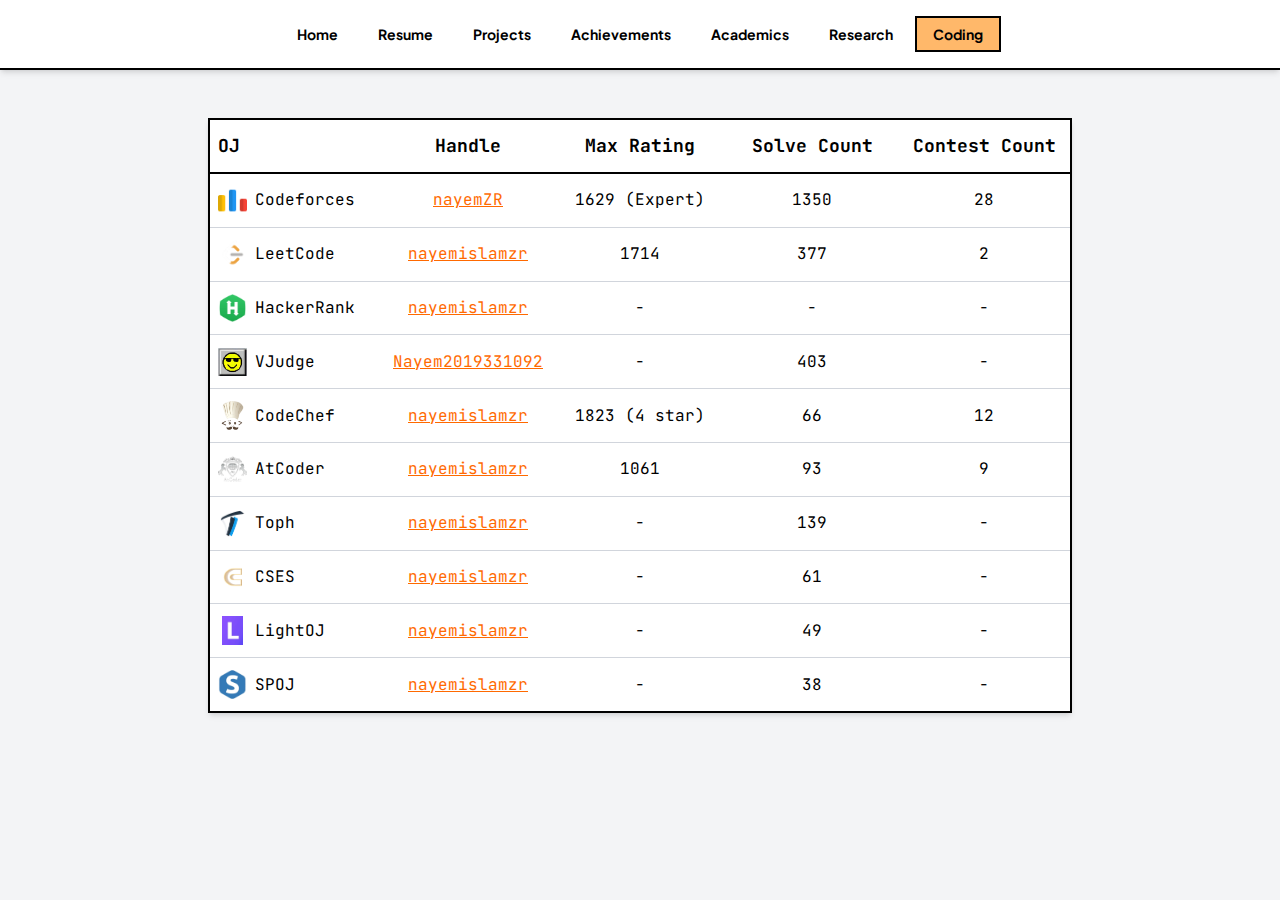
<file: coding.html>
<!DOCTYPE html><html lang="en"><head><meta charSet="utf-8"/><meta name="viewport" content="width=device-width, initial-scale=1"/><link rel="preload" as="image" href="/images/codeforces_logo.webp"/><link rel="preload" as="image" href="/images/LeetCode_Logo.webp"/><link rel="preload" as="image" href="/images/HackerRank_logo.webp"/><link rel="preload" as="image" href="/images/VJudge_logo.webp"/><link rel="preload" as="image" href="/images/codechef_logo.webp"/><link rel="stylesheet" href="/_next/static/css/e81551aa64f804d1.css" data-precedence="next"/><link rel="preload" as="script" fetchPriority="low" href="/_next/static/chunks/webpack-b62247d9222ab883.js"/><script src="/_next/static/chunks/4bd1b696-ea8457096315284e.js" async=""></script><script src="/_next/static/chunks/684-786dac65ce06c12d.js" async=""></script><script src="/_next/static/chunks/main-app-89a747995656dcfe.js" async=""></script><script src="/_next/static/chunks/874-58d2f7b217ecad8c.js" async=""></script><script src="/_next/static/chunks/app/layout-206c9fd67d3c2f16.js" async=""></script><script src="/_next/static/chunks/63-da59d4f3b5da0c11.js" async=""></script><script src="/_next/static/chunks/app/coding/page-a284f2321fcdf06d.js" async=""></script><title>Coding Profiles | nayemislamzr</title><meta name="description" content="Nayem Islam ZR&#x27;s personal portfolio website."/><link rel="icon" href="/favicon.ico" type="image/x-icon" sizes="16x16"/><link rel="icon" href="/images/favicon_io/favicon.ico" sizes="any"/><link rel="icon" href="/images/favicon_io/favicon-16x16.png" type="image/png" sizes="16x16"/><link rel="icon" href="/images/favicon_io/favicon-32x32.png" type="image/png" sizes="32x32"/><link rel="apple-touch-icon" href="/images/favicon_io/apple-touch-icon.png"/><script src="/_next/static/chunks/polyfills-42372ed130431b0a.js" noModule=""></script></head><body class="bg-gray-100"> <!-- --> <nav class="sticky top-0 z-[999] flex items-center w-full px-4 md:px-8 h-[70px] bg-white border-b-2 border-black shadow-md"><header class="flex w-full items-center justify-between"><div class="flex items-center"></div><nav aria-label="Main" class="flex-1 items-center justify-center hidden lg:flex"><ul class="group flex list-none items-center justify-center space-x-1"><li><a class="group inline-flex h-9 w-max items-center justify-center px-4 py-2 text-sm font-bold transition-colors focus:outline-none border-2 text-black border-transparent hover:bg-orange-300 hover:border-black" href="/">Home</a></li><li><a class="group inline-flex h-9 w-max items-center justify-center px-4 py-2 text-sm font-bold transition-colors focus:outline-none border-2 text-black border-transparent hover:bg-orange-300 hover:border-black" href="/resume">Resume</a></li><li><a class="group inline-flex h-9 w-max items-center justify-center px-4 py-2 text-sm font-bold transition-colors focus:outline-none border-2 text-black border-transparent hover:bg-orange-300 hover:border-black" href="/projects">Projects</a></li><li><a class="group inline-flex h-9 w-max items-center justify-center px-4 py-2 text-sm font-bold transition-colors focus:outline-none border-2 text-black border-transparent hover:bg-orange-300 hover:border-black" href="/achievements">Achievements</a></li><li><a class="group inline-flex h-9 w-max items-center justify-center px-4 py-2 text-sm font-bold transition-colors focus:outline-none border-2 text-black border-transparent hover:bg-orange-300 hover:border-black" href="/academic">Academics</a></li><li><a class="group inline-flex h-9 w-max items-center justify-center px-4 py-2 text-sm font-bold transition-colors focus:outline-none border-2 text-black border-transparent hover:bg-orange-300 hover:border-black" href="/research">Research</a></li><li><a class="group inline-flex h-9 w-max items-center justify-center px-4 py-2 text-sm font-bold transition-colors focus:outline-none border-2 bg-orange-300 text-black border-black" href="/coding">Coding</a></li></ul></nav><div class="flex items-center gap-4"><button class="lg:hidden flex flex-col space-y-1.5 p-2 border-2 border-black bg-orange-300" aria-label="Toggle Menu"><div class="w-6 h-0.5 bg-black"></div><div class="w-6 h-0.5 bg-black"></div><div class="w-6 h-0.5 bg-black"></div></button></div></header></nav><div class="container mx-auto px-2 py-6 sm:px-6 lg:px-8"> <main class="w-full max-w-4xl mx-auto"> <div class="container mx-auto px-4 py-6 bg-gray-100"> <div class="hidden lg:flex w-full justify-center"><div class="bg-white border-2 border-black shadow-md flex flex-col min-w-[50rem] w-full max-w-6xl rounded-none"><div class="flex flex-row w-full font-bold font-mono text-base xl:text-lg 2xl:text-xl text-black border-b-2 border-black"><h2 class="py-3 px-2 w-1/5 text-left">OJ</h2> <h2 class="py-3 px-2 w-1/5 text-center">Handle</h2><h2 class="py-3 px-2 w-1/5 text-center">Max Rating</h2><h2 class="py-3 px-2 w-1/5 text-center">Solve Count</h2><h2 class="py-3 px-2 w-1/5 text-center">Contest Count</h2></div><div class="flex flex-col text-sm lg:text-base 2xl:text-lg text-black"><div class="flex flex-row w-full font-mono border-b border-gray-300 last:border-b-0"> <div class="py-3 px-2 w-1/5 flex items-center justify-start gap-2"><div class="w-[1.8rem] h-[1.8rem] relative flex-shrink-0 flex items-center justify-center"><img alt="Codeforces logo" data-nimg="fill" decoding="async" class="object-contain" style="position:absolute;height:100%;width:100%;left:0;top:0;right:0;bottom:0;color:transparent" src="/images/codeforces_logo.webp"/></div><span>Codeforces</span> </div><div class="py-3 px-2 w-1/5 text-center flex items-center justify-center"><a class="underline transition-colors duration-300 text-orange-500 hover:text-orange-700" href="https://codeforces.com/profile/nayemZR" target="_blank" rel="noopener noreferrer">nayemZR</a></div><div class="py-3 px-2 w-1/5 text-center flex items-center justify-center">1629 (Expert)</div><div class="py-3 px-2 w-1/5 text-center flex items-center justify-center">1350</div><div class="py-3 px-2 w-1/5 text-center flex items-center justify-center">28</div></div><div class="flex flex-row w-full font-mono border-b border-gray-300 last:border-b-0"> <div class="py-3 px-2 w-1/5 flex items-center justify-start gap-2"><div class="w-[1.8rem] h-[1.8rem] relative flex-shrink-0 flex items-center justify-center"><img alt="LeetCode logo" data-nimg="fill" decoding="async" class="object-contain" style="position:absolute;height:100%;width:100%;left:0;top:0;right:0;bottom:0;color:transparent" src="/images/LeetCode_Logo.webp"/></div><span>LeetCode</span> </div><div class="py-3 px-2 w-1/5 text-center flex items-center justify-center"><a class="underline transition-colors duration-300 text-orange-500 hover:text-orange-700" href="https://leetcode.com/u/nayemislamzr/" target="_blank" rel="noopener noreferrer">nayemislamzr</a></div><div class="py-3 px-2 w-1/5 text-center flex items-center justify-center">1714</div><div class="py-3 px-2 w-1/5 text-center flex items-center justify-center">377</div><div class="py-3 px-2 w-1/5 text-center flex items-center justify-center">2</div></div><div class="flex flex-row w-full font-mono border-b border-gray-300 last:border-b-0"> <div class="py-3 px-2 w-1/5 flex items-center justify-start gap-2"><div class="w-[1.8rem] h-[1.8rem] relative flex-shrink-0 flex items-center justify-center"><img alt="HackerRank logo" data-nimg="fill" decoding="async" class="object-contain" style="position:absolute;height:100%;width:100%;left:0;top:0;right:0;bottom:0;color:transparent" src="/images/HackerRank_logo.webp"/></div><span>HackerRank</span> </div><div class="py-3 px-2 w-1/5 text-center flex items-center justify-center"><a class="underline transition-colors duration-300 text-orange-500 hover:text-orange-700" href="https://www.hackerrank.com/profile/nayemislamzr" target="_blank" rel="noopener noreferrer">nayemislamzr</a></div><div class="py-3 px-2 w-1/5 text-center flex items-center justify-center">-</div><div class="py-3 px-2 w-1/5 text-center flex items-center justify-center">-</div><div class="py-3 px-2 w-1/5 text-center flex items-center justify-center">-</div></div><div class="flex flex-row w-full font-mono border-b border-gray-300 last:border-b-0"> <div class="py-3 px-2 w-1/5 flex items-center justify-start gap-2"><div class="w-[1.8rem] h-[1.8rem] relative flex-shrink-0 flex items-center justify-center"><img alt="VJudge logo" data-nimg="fill" decoding="async" class="object-contain" style="position:absolute;height:100%;width:100%;left:0;top:0;right:0;bottom:0;color:transparent" src="/images/VJudge_logo.webp"/></div><span>VJudge</span> </div><div class="py-3 px-2 w-1/5 text-center flex items-center justify-center"><a class="underline transition-colors duration-300 text-orange-500 hover:text-orange-700" href="https://vjudge.net/user/Nayem2019331092" target="_blank" rel="noopener noreferrer">Nayem2019331092</a></div><div class="py-3 px-2 w-1/5 text-center flex items-center justify-center">-</div><div class="py-3 px-2 w-1/5 text-center flex items-center justify-center">403</div><div class="py-3 px-2 w-1/5 text-center flex items-center justify-center">-</div></div><div class="flex flex-row w-full font-mono border-b border-gray-300 last:border-b-0"> <div class="py-3 px-2 w-1/5 flex items-center justify-start gap-2"><div class="w-[1.8rem] h-[1.8rem] relative flex-shrink-0 flex items-center justify-center"><img alt="CodeChef logo" data-nimg="fill" decoding="async" class="object-contain" style="position:absolute;height:100%;width:100%;left:0;top:0;right:0;bottom:0;color:transparent" src="/images/codechef_logo.webp"/></div><span>CodeChef</span> </div><div class="py-3 px-2 w-1/5 text-center flex items-center justify-center"><a class="underline transition-colors duration-300 text-orange-500 hover:text-orange-700" href="https://www.codechef.com/users/nayemislamzr" target="_blank" rel="noopener noreferrer">nayemislamzr</a></div><div class="py-3 px-2 w-1/5 text-center flex items-center justify-center">1823 (4 star)</div><div class="py-3 px-2 w-1/5 text-center flex items-center justify-center">66</div><div class="py-3 px-2 w-1/5 text-center flex items-center justify-center">12</div></div><div class="flex flex-row w-full font-mono border-b border-gray-300 last:border-b-0"> <div class="py-3 px-2 w-1/5 flex items-center justify-start gap-2"><div class="w-[1.8rem] h-[1.8rem] relative flex-shrink-0 flex items-center justify-center"><img alt="AtCoder logo" data-nimg="fill" loading="lazy" decoding="async" class="object-contain" style="position:absolute;height:100%;width:100%;left:0;top:0;right:0;bottom:0;color:transparent" src="/images/atcoder_logo.webp"/></div><span>AtCoder</span> </div><div class="py-3 px-2 w-1/5 text-center flex items-center justify-center"><a class="underline transition-colors duration-300 text-orange-500 hover:text-orange-700" href="https://atcoder.jp/users/nayemislamzr" target="_blank" rel="noopener noreferrer">nayemislamzr</a></div><div class="py-3 px-2 w-1/5 text-center flex items-center justify-center">1061</div><div class="py-3 px-2 w-1/5 text-center flex items-center justify-center">93</div><div class="py-3 px-2 w-1/5 text-center flex items-center justify-center">9</div></div><div class="flex flex-row w-full font-mono border-b border-gray-300 last:border-b-0"> <div class="py-3 px-2 w-1/5 flex items-center justify-start gap-2"><div class="w-[1.8rem] h-[1.8rem] relative flex-shrink-0 flex items-center justify-center"><img alt="Toph logo" data-nimg="fill" loading="lazy" decoding="async" class="object-contain" style="position:absolute;height:100%;width:100%;left:0;top:0;right:0;bottom:0;color:transparent" src="/images/Toph_logo.webp"/></div><span>Toph</span> </div><div class="py-3 px-2 w-1/5 text-center flex items-center justify-center"><a class="underline transition-colors duration-300 text-orange-500 hover:text-orange-700" href="https://toph.co/u/nayemislamzr" target="_blank" rel="noopener noreferrer">nayemislamzr</a></div><div class="py-3 px-2 w-1/5 text-center flex items-center justify-center">-</div><div class="py-3 px-2 w-1/5 text-center flex items-center justify-center">139</div><div class="py-3 px-2 w-1/5 text-center flex items-center justify-center">-</div></div><div class="flex flex-row w-full font-mono border-b border-gray-300 last:border-b-0"> <div class="py-3 px-2 w-1/5 flex items-center justify-start gap-2"><div class="w-[1.8rem] h-[1.8rem] relative flex-shrink-0 flex items-center justify-center"><img alt="CSES logo" data-nimg="fill" loading="lazy" decoding="async" class="object-contain" style="position:absolute;height:100%;width:100%;left:0;top:0;right:0;bottom:0;color:transparent" src="/images/CSES_logo.webp"/></div><span>CSES</span> </div><div class="py-3 px-2 w-1/5 text-center flex items-center justify-center"><a class="underline transition-colors duration-300 text-orange-500 hover:text-orange-700" href="https://cses.fi/user/74222" target="_blank" rel="noopener noreferrer">nayemislamzr</a></div><div class="py-3 px-2 w-1/5 text-center flex items-center justify-center">-</div><div class="py-3 px-2 w-1/5 text-center flex items-center justify-center">61</div><div class="py-3 px-2 w-1/5 text-center flex items-center justify-center">-</div></div><div class="flex flex-row w-full font-mono border-b border-gray-300 last:border-b-0"> <div class="py-3 px-2 w-1/5 flex items-center justify-start gap-2"><div class="w-[1.8rem] h-[1.8rem] relative flex-shrink-0 flex items-center justify-center"><img alt="LightOJ logo" data-nimg="fill" loading="lazy" decoding="async" class="object-contain" style="position:absolute;height:100%;width:100%;left:0;top:0;right:0;bottom:0;color:transparent" src="/images/LightOJ_logo.webp"/></div><span>LightOJ</span> </div><div class="py-3 px-2 w-1/5 text-center flex items-center justify-center"><a class="underline transition-colors duration-300 text-orange-500 hover:text-orange-700" href="https://lightoj.com/user/nayemislamzr" target="_blank" rel="noopener noreferrer">nayemislamzr</a></div><div class="py-3 px-2 w-1/5 text-center flex items-center justify-center">-</div><div class="py-3 px-2 w-1/5 text-center flex items-center justify-center">49</div><div class="py-3 px-2 w-1/5 text-center flex items-center justify-center">-</div></div><div class="flex flex-row w-full font-mono border-b border-gray-300 last:border-b-0"> <div class="py-3 px-2 w-1/5 flex items-center justify-start gap-2"><div class="w-[1.8rem] h-[1.8rem] relative flex-shrink-0 flex items-center justify-center"><img alt="SPOJ logo" data-nimg="fill" loading="lazy" decoding="async" class="object-contain" style="position:absolute;height:100%;width:100%;left:0;top:0;right:0;bottom:0;color:transparent" src="/images/SPOJ_logo.webp"/></div><span>SPOJ</span> </div><div class="py-3 px-2 w-1/5 text-center flex items-center justify-center"><a class="underline transition-colors duration-300 text-orange-500 hover:text-orange-700" href="https://www.spoj.com/users/nayemislamzr/" target="_blank" rel="noopener noreferrer">nayemislamzr</a></div><div class="py-3 px-2 w-1/5 text-center flex items-center justify-center">-</div><div class="py-3 px-2 w-1/5 text-center flex items-center justify-center">38</div><div class="py-3 px-2 w-1/5 text-center flex items-center justify-center">-</div></div></div></div></div><div class="lg:hidden flex flex-col gap-4"> <div class="bg-white border-2 border-black shadow-md p-4 font-mono"><div class="flex items-center gap-2 mb-3 border-b pb-2"><div class="w-6 h-6 relative flex-shrink-0"><img alt="Codeforces logo" data-nimg="fill" decoding="async" class="object-contain" style="position:absolute;height:100%;width:100%;left:0;top:0;right:0;bottom:0;color:transparent" src="/images/codeforces_logo.webp"/></div><span class="font-bold text-lg">Codeforces</span></div><div class="flex flex-col gap-1 text-sm"><div><strong>Handle:</strong> <a class="underline transition-colors duration-300 text-orange-500 hover:text-orange-700" href="https://codeforces.com/profile/nayemZR" target="_blank" rel="noopener noreferrer">nayemZR</a></div><div><strong>Max Rating:</strong> <!-- -->1629 (Expert)</div><div><strong>Solved:</strong> <!-- -->1350</div><div><strong>Contests:</strong> <!-- -->28</div></div></div><div class="bg-white border-2 border-black shadow-md p-4 font-mono"><div class="flex items-center gap-2 mb-3 border-b pb-2"><div class="w-6 h-6 relative flex-shrink-0"><img alt="LeetCode logo" data-nimg="fill" decoding="async" class="object-contain" style="position:absolute;height:100%;width:100%;left:0;top:0;right:0;bottom:0;color:transparent" src="/images/LeetCode_Logo.webp"/></div><span class="font-bold text-lg">LeetCode</span></div><div class="flex flex-col gap-1 text-sm"><div><strong>Handle:</strong> <a class="underline transition-colors duration-300 text-orange-500 hover:text-orange-700" href="https://leetcode.com/u/nayemislamzr/" target="_blank" rel="noopener noreferrer">nayemislamzr</a></div><div><strong>Max Rating:</strong> <!-- -->1714</div><div><strong>Solved:</strong> <!-- -->377</div><div><strong>Contests:</strong> <!-- -->2</div></div></div><div class="bg-white border-2 border-black shadow-md p-4 font-mono"><div class="flex items-center gap-2 mb-3 border-b pb-2"><div class="w-6 h-6 relative flex-shrink-0"><img alt="HackerRank logo" data-nimg="fill" decoding="async" class="object-contain" style="position:absolute;height:100%;width:100%;left:0;top:0;right:0;bottom:0;color:transparent" src="/images/HackerRank_logo.webp"/></div><span class="font-bold text-lg">HackerRank</span></div><div class="flex flex-col gap-1 text-sm"><div><strong>Handle:</strong> <a class="underline transition-colors duration-300 text-orange-500 hover:text-orange-700" href="https://www.hackerrank.com/profile/nayemislamzr" target="_blank" rel="noopener noreferrer">nayemislamzr</a></div><div><strong>Max Rating:</strong> <!-- -->-</div><div><strong>Solved:</strong> <!-- -->-</div><div><strong>Contests:</strong> <!-- -->-</div></div></div><div class="bg-white border-2 border-black shadow-md p-4 font-mono"><div class="flex items-center gap-2 mb-3 border-b pb-2"><div class="w-6 h-6 relative flex-shrink-0"><img alt="VJudge logo" data-nimg="fill" decoding="async" class="object-contain" style="position:absolute;height:100%;width:100%;left:0;top:0;right:0;bottom:0;color:transparent" src="/images/VJudge_logo.webp"/></div><span class="font-bold text-lg">VJudge</span></div><div class="flex flex-col gap-1 text-sm"><div><strong>Handle:</strong> <a class="underline transition-colors duration-300 text-orange-500 hover:text-orange-700" href="https://vjudge.net/user/Nayem2019331092" target="_blank" rel="noopener noreferrer">Nayem2019331092</a></div><div><strong>Max Rating:</strong> <!-- -->-</div><div><strong>Solved:</strong> <!-- -->403</div><div><strong>Contests:</strong> <!-- -->-</div></div></div><div class="bg-white border-2 border-black shadow-md p-4 font-mono"><div class="flex items-center gap-2 mb-3 border-b pb-2"><div class="w-6 h-6 relative flex-shrink-0"><img alt="CodeChef logo" data-nimg="fill" decoding="async" class="object-contain" style="position:absolute;height:100%;width:100%;left:0;top:0;right:0;bottom:0;color:transparent" src="/images/codechef_logo.webp"/></div><span class="font-bold text-lg">CodeChef</span></div><div class="flex flex-col gap-1 text-sm"><div><strong>Handle:</strong> <a class="underline transition-colors duration-300 text-orange-500 hover:text-orange-700" href="https://www.codechef.com/users/nayemislamzr" target="_blank" rel="noopener noreferrer">nayemislamzr</a></div><div><strong>Max Rating:</strong> <!-- -->1823 (4 star)</div><div><strong>Solved:</strong> <!-- -->66</div><div><strong>Contests:</strong> <!-- -->12</div></div></div><div class="bg-white border-2 border-black shadow-md p-4 font-mono"><div class="flex items-center gap-2 mb-3 border-b pb-2"><div class="w-6 h-6 relative flex-shrink-0"><img alt="AtCoder logo" data-nimg="fill" loading="lazy" decoding="async" class="object-contain" style="position:absolute;height:100%;width:100%;left:0;top:0;right:0;bottom:0;color:transparent" src="/images/atcoder_logo.webp"/></div><span class="font-bold text-lg">AtCoder</span></div><div class="flex flex-col gap-1 text-sm"><div><strong>Handle:</strong> <a class="underline transition-colors duration-300 text-orange-500 hover:text-orange-700" href="https://atcoder.jp/users/nayemislamzr" target="_blank" rel="noopener noreferrer">nayemislamzr</a></div><div><strong>Max Rating:</strong> <!-- -->1061</div><div><strong>Solved:</strong> <!-- -->93</div><div><strong>Contests:</strong> <!-- -->9</div></div></div><div class="bg-white border-2 border-black shadow-md p-4 font-mono"><div class="flex items-center gap-2 mb-3 border-b pb-2"><div class="w-6 h-6 relative flex-shrink-0"><img alt="Toph logo" data-nimg="fill" loading="lazy" decoding="async" class="object-contain" style="position:absolute;height:100%;width:100%;left:0;top:0;right:0;bottom:0;color:transparent" src="/images/Toph_logo.webp"/></div><span class="font-bold text-lg">Toph</span></div><div class="flex flex-col gap-1 text-sm"><div><strong>Handle:</strong> <a class="underline transition-colors duration-300 text-orange-500 hover:text-orange-700" href="https://toph.co/u/nayemislamzr" target="_blank" rel="noopener noreferrer">nayemislamzr</a></div><div><strong>Max Rating:</strong> <!-- -->-</div><div><strong>Solved:</strong> <!-- -->139</div><div><strong>Contests:</strong> <!-- -->-</div></div></div><div class="bg-white border-2 border-black shadow-md p-4 font-mono"><div class="flex items-center gap-2 mb-3 border-b pb-2"><div class="w-6 h-6 relative flex-shrink-0"><img alt="CSES logo" data-nimg="fill" loading="lazy" decoding="async" class="object-contain" style="position:absolute;height:100%;width:100%;left:0;top:0;right:0;bottom:0;color:transparent" src="/images/CSES_logo.webp"/></div><span class="font-bold text-lg">CSES</span></div><div class="flex flex-col gap-1 text-sm"><div><strong>Handle:</strong> <a class="underline transition-colors duration-300 text-orange-500 hover:text-orange-700" href="https://cses.fi/user/74222" target="_blank" rel="noopener noreferrer">nayemislamzr</a></div><div><strong>Max Rating:</strong> <!-- -->-</div><div><strong>Solved:</strong> <!-- -->61</div><div><strong>Contests:</strong> <!-- -->-</div></div></div><div class="bg-white border-2 border-black shadow-md p-4 font-mono"><div class="flex items-center gap-2 mb-3 border-b pb-2"><div class="w-6 h-6 relative flex-shrink-0"><img alt="LightOJ logo" data-nimg="fill" loading="lazy" decoding="async" class="object-contain" style="position:absolute;height:100%;width:100%;left:0;top:0;right:0;bottom:0;color:transparent" src="/images/LightOJ_logo.webp"/></div><span class="font-bold text-lg">LightOJ</span></div><div class="flex flex-col gap-1 text-sm"><div><strong>Handle:</strong> <a class="underline transition-colors duration-300 text-orange-500 hover:text-orange-700" href="https://lightoj.com/user/nayemislamzr" target="_blank" rel="noopener noreferrer">nayemislamzr</a></div><div><strong>Max Rating:</strong> <!-- -->-</div><div><strong>Solved:</strong> <!-- -->49</div><div><strong>Contests:</strong> <!-- -->-</div></div></div><div class="bg-white border-2 border-black shadow-md p-4 font-mono"><div class="flex items-center gap-2 mb-3 border-b pb-2"><div class="w-6 h-6 relative flex-shrink-0"><img alt="SPOJ logo" data-nimg="fill" loading="lazy" decoding="async" class="object-contain" style="position:absolute;height:100%;width:100%;left:0;top:0;right:0;bottom:0;color:transparent" src="/images/SPOJ_logo.webp"/></div><span class="font-bold text-lg">SPOJ</span></div><div class="flex flex-col gap-1 text-sm"><div><strong>Handle:</strong> <a class="underline transition-colors duration-300 text-orange-500 hover:text-orange-700" href="https://www.spoj.com/users/nayemislamzr/" target="_blank" rel="noopener noreferrer">nayemislamzr</a></div><div><strong>Max Rating:</strong> <!-- -->-</div><div><strong>Solved:</strong> <!-- -->38</div><div><strong>Contests:</strong> <!-- -->-</div></div></div></div></div></main></div><script src="/_next/static/chunks/webpack-b62247d9222ab883.js" async=""></script><script>(self.__next_f=self.__next_f||[]).push([0])</script><script>self.__next_f.push([1,"1:\"$Sreact.fragment\"\n2:I[5494,[\"874\",\"static/chunks/874-58d2f7b217ecad8c.js\",\"177\",\"static/chunks/app/layout-206c9fd67d3c2f16.js\"],\"default\"]\n3:I[8691,[\"874\",\"static/chunks/874-58d2f7b217ecad8c.js\",\"177\",\"static/chunks/app/layout-206c9fd67d3c2f16.js\"],\"default\"]\n4:I[7555,[],\"\"]\n5:I[1295,[],\"\"]\n6:I[3063,[\"63\",\"static/chunks/63-da59d4f3b5da0c11.js\",\"493\",\"static/chunks/app/coding/page-a284f2321fcdf06d.js\"],\"Image\"]\n7:I[9665,[],\"OutletBoundary\"]\na:I[9665,[],\"ViewportBoundary\"]\nc:I[9665,[],\"MetadataBoundary\"]\ne:I[6614,[],\"\"]\n:HL[\"/_next/static/css/e81551aa64f804d1.css\",\"style\"]\n"])</script><script>self.__next_f.push([1,"0:{\"P\":null,\"b\":\"K_B3X3MlXl9GfDCEkUWdU\",\"p\":\"\",\"c\":[\"\",\"coding\"],\"i\":false,\"f\":[[[\"\",{\"children\":[\"coding\",{\"children\":[\"__PAGE__\",{}]}]},\"$undefined\",\"$undefined\",true],[\"\",[\"$\",\"$1\",\"c\",{\"children\":[[[\"$\",\"link\",\"0\",{\"rel\":\"stylesheet\",\"href\":\"/_next/static/css/e81551aa64f804d1.css\",\"precedence\":\"next\",\"crossOrigin\":\"$undefined\",\"nonce\":\"$undefined\"}]],[\"$\",\"html\",null,{\"lang\":\"en\",\"children\":[\"$\",\"body\",null,{\"className\":\"bg-gray-100\",\"children\":[\" \",[\"$\",\"$L2\",null,{}],[\"$\",\"$L3\",null,{\"children\":[\"$\",\"$L4\",null,{\"parallelRouterKey\":\"children\",\"error\":\"$undefined\",\"errorStyles\":\"$undefined\",\"errorScripts\":\"$undefined\",\"template\":[\"$\",\"$L5\",null,{}],\"templateStyles\":\"$undefined\",\"templateScripts\":\"$undefined\",\"notFound\":[[[\"$\",\"title\",null,{\"children\":\"404: This page could not be found.\"}],[\"$\",\"div\",null,{\"style\":{\"fontFamily\":\"system-ui,\\\"Segoe UI\\\",Roboto,Helvetica,Arial,sans-serif,\\\"Apple Color Emoji\\\",\\\"Segoe UI Emoji\\\"\",\"height\":\"100vh\",\"textAlign\":\"center\",\"display\":\"flex\",\"flexDirection\":\"column\",\"alignItems\":\"center\",\"justifyContent\":\"center\"},\"children\":[\"$\",\"div\",null,{\"children\":[[\"$\",\"style\",null,{\"dangerouslySetInnerHTML\":{\"__html\":\"body{color:#000;background:#fff;margin:0}.next-error-h1{border-right:1px solid rgba(0,0,0,.3)}@media (prefers-color-scheme:dark){body{color:#fff;background:#000}.next-error-h1{border-right:1px solid rgba(255,255,255,.3)}}\"}}],[\"$\",\"h1\",null,{\"className\":\"next-error-h1\",\"style\":{\"display\":\"inline-block\",\"margin\":\"0 20px 0 0\",\"padding\":\"0 23px 0 0\",\"fontSize\":24,\"fontWeight\":500,\"verticalAlign\":\"top\",\"lineHeight\":\"49px\"},\"children\":404}],[\"$\",\"div\",null,{\"style\":{\"display\":\"inline-block\"},\"children\":[\"$\",\"h2\",null,{\"style\":{\"fontSize\":14,\"fontWeight\":400,\"lineHeight\":\"49px\",\"margin\":0},\"children\":\"This page could not be found.\"}]}]]}]}]],[]],\"forbidden\":\"$undefined\",\"unauthorized\":\"$undefined\"}]}]]}]}]]}],{\"children\":[\"coding\",[\"$\",\"$1\",\"c\",{\"children\":[null,[\"$\",\"$L4\",null,{\"parallelRouterKey\":\"children\",\"error\":\"$undefined\",\"errorStyles\":\"$undefined\",\"errorScripts\":\"$undefined\",\"template\":[\"$\",\"$L5\",null,{}],\"templateStyles\":\"$undefined\",\"templateScripts\":\"$undefined\",\"notFound\":\"$undefined\",\"forbidden\":\"$undefined\",\"unauthorized\":\"$undefined\"}]]}],{\"children\":[\"__PAGE__\",[\"$\",\"$1\",\"c\",{\"children\":[[\"$\",\"div\",null,{\"className\":\"container mx-auto px-4 py-6 bg-gray-100\",\"children\":[\" \",[\"$\",\"div\",null,{\"className\":\"hidden lg:flex w-full justify-center\",\"children\":[\"$\",\"div\",null,{\"className\":\"bg-white border-2 border-black shadow-md flex flex-col min-w-[50rem] w-full max-w-6xl rounded-none\",\"children\":[[\"$\",\"div\",null,{\"className\":\"flex flex-row w-full font-bold font-mono text-base xl:text-lg 2xl:text-xl text-black border-b-2 border-black\",\"children\":[[\"$\",\"h2\",null,{\"className\":\"py-3 px-2 w-1/5 text-left\",\"children\":\"OJ\"}],\" \",[\"$\",\"h2\",null,{\"className\":\"py-3 px-2 w-1/5 text-center\",\"children\":\"Handle\"}],[\"$\",\"h2\",null,{\"className\":\"py-3 px-2 w-1/5 text-center\",\"children\":\"Max Rating\"}],[\"$\",\"h2\",null,{\"className\":\"py-3 px-2 w-1/5 text-center\",\"children\":\"Solve Count\"}],[\"$\",\"h2\",null,{\"className\":\"py-3 px-2 w-1/5 text-center\",\"children\":\"Contest Count\"}]]}],[\"$\",\"div\",null,{\"className\":\"flex flex-col text-sm lg:text-base 2xl:text-lg text-black\",\"children\":[[\"$\",\"div\",\"0\",{\"className\":\"flex flex-row w-full font-mono border-b border-gray-300 last:border-b-0\",\"children\":[\" \",[\"$\",\"div\",null,{\"className\":\"py-3 px-2 w-1/5 flex items-center justify-start gap-2\",\"children\":[[\"$\",\"div\",null,{\"className\":\"w-[1.8rem] h-[1.8rem] relative flex-shrink-0 flex items-center justify-center\",\"children\":[\"$\",\"$L6\",null,{\"alt\":\"Codeforces logo\",\"fill\":true,\"decoding\":\"async\",\"data-nimg\":\"1\",\"className\":\"object-contain\",\"src\":\"/images/codeforces_logo.webp\",\"style\":{\"color\":\"transparent\"},\"priority\":true}]}],[\"$\",\"span\",null,{\"children\":\"Codeforces\"}],\" \"]}],[\"$\",\"div\",null,{\"className\":\"py-3 px-2 w-1/5 text-center flex items-center justify-center\",\"children\":[\"$\",\"a\",null,{\"className\":\"underline transition-colors duration-300 text-orange-500 hover:text-orange-700\",\"href\":\"https://codeforces.com/profile/nayemZR\",\"target\":\"_blank\",\"rel\":\"noopener noreferrer\",\"children\":\"nayemZR\"}]}],[\"$\",\"div\",null,{\"className\":\"py-3 px-2 w-1/5 text-center flex items-center justify-center\",\"children\":\"1629 (Expert)\"}],[\"$\",\"div\",null,{\"className\":\"py-3 px-2 w-1/5 text-center flex items-center justify-center\",\"children\":1350}],[\"$\",\"div\",null,{\"className\":\"py-3 px-2 w-1/5 text-center flex items-center justify-center\",\"children\":28}]]}],[\"$\",\"div\",\"1\",{\"className\":\"flex flex-row w-full font-mono border-b border-gray-300 last:border-b-0\",\"children\":[\" \",[\"$\",\"div\",null,{\"className\":\"py-3 px-2 w-1/5 flex items-center justify-start gap-2\",\"children\":[[\"$\",\"div\",null,{\"className\":\"w-[1.8rem] h-[1.8rem] relative flex-shrink-0 flex items-center justify-center\",\"children\":[\"$\",\"$L6\",null,{\"alt\":\"LeetCode logo\",\"fill\":true,\"decoding\":\"async\",\"data-nimg\":\"1\",\"className\":\"object-contain\",\"src\":\"/images/LeetCode_Logo.webp\",\"style\":{\"color\":\"transparent\"},\"priority\":true}]}],[\"$\",\"span\",null,{\"children\":\"LeetCode\"}],\" \"]}],[\"$\",\"div\",null,{\"className\":\"py-3 px-2 w-1/5 text-center flex items-center justify-center\",\"children\":[\"$\",\"a\",null,{\"className\":\"underline transition-colors duration-300 text-orange-500 hover:text-orange-700\",\"href\":\"https://leetcode.com/u/nayemislamzr/\",\"target\":\"_blank\",\"rel\":\"noopener noreferrer\",\"children\":\"nayemislamzr\"}]}],[\"$\",\"div\",null,{\"className\":\"py-3 px-2 w-1/5 text-center flex items-center justify-center\",\"children\":\"1714\"}],[\"$\",\"div\",null,{\"className\":\"py-3 px-2 w-1/5 text-center flex items-center justify-center\",\"children\":377}],[\"$\",\"div\",null,{\"className\":\"py-3 px-2 w-1/5 text-center flex items-center justify-center\",\"children\":2}]]}],[\"$\",\"div\",\"2\",{\"className\":\"flex flex-row w-full font-mono border-b border-gray-300 last:border-b-0\",\"children\":[\" \",[\"$\",\"div\",null,{\"className\":\"py-3 px-2 w-1/5 flex items-center justify-start gap-2\",\"children\":[[\"$\",\"div\",null,{\"className\":\"w-[1.8rem] h-[1.8rem] relative flex-shrink-0 flex items-center justify-center\",\"children\":[\"$\",\"$L6\",null,{\"alt\":\"HackerRank logo\",\"fill\":true,\"decoding\":\"async\",\"data-nimg\":\"1\",\"className\":\"object-contain\",\"src\":\"/images/HackerRank_logo.webp\",\"style\":{\"color\":\"transparent\"},\"priority\":true}]}],[\"$\",\"span\",null,{\"children\":\"HackerRank\"}],\" \"]}],[\"$\",\"div\",null,{\"className\":\"py-3 px-2 w-1/5 text-center flex items-center justify-center\",\"children\":[\"$\",\"a\",null,{\"className\":\"underline transition-colors duration-300 text-orange-500 hover:text-orange-700\",\"href\":\"https://www.hackerrank.com/profile/nayemislamzr\",\"target\":\"_blank\",\"rel\":\"noopener noreferrer\",\"children\":\"nayemislamzr\"}]}],[\"$\",\"div\",null,{\"className\":\"py-3 px-2 w-1/5 text-center flex items-center justify-center\",\"children\":\"-\"}],[\"$\",\"div\",null,{\"className\":\"py-3 px-2 w-1/5 text-center flex items-center justify-center\",\"children\":\"-\"}],[\"$\",\"div\",null,{\"className\":\"py-3 px-2 w-1/5 text-center flex items-center justify-center\",\"children\":\"-\"}]]}],[\"$\",\"div\",\"3\",{\"className\":\"flex flex-row w-full font-mono border-b border-gray-300 last:border-b-0\",\"children\":[\" \",[\"$\",\"div\",null,{\"className\":\"py-3 px-2 w-1/5 flex items-center justify-start gap-2\",\"children\":[[\"$\",\"div\",null,{\"className\":\"w-[1.8rem] h-[1.8rem] relative flex-shrink-0 flex items-center justify-center\",\"children\":[\"$\",\"$L6\",null,{\"alt\":\"VJudge logo\",\"fill\":true,\"decoding\":\"async\",\"data-nimg\":\"1\",\"className\":\"object-contain\",\"src\":\"/images/VJudge_logo.webp\",\"style\":{\"color\":\"transparent\"},\"priority\":true}]}],[\"$\",\"span\",null,{\"children\":\"VJudge\"}],\" \"]}],[\"$\",\"div\",null,{\"className\":\"py-3 px-2 w-1/5 text-center flex items-center justify-center\",\"children\":[\"$\",\"a\",null,{\"className\":\"underline transition-colors duration-300 text-orange-500 hover:text-orange-700\",\"href\":\"https://vjudge.net/user/Nayem2019331092\",\"target\":\"_blank\",\"rel\":\"noopener noreferrer\",\"children\":\"Nayem2019331092\"}]}],[\"$\",\"div\",null,{\"className\":\"py-3 px-2 w-1/5 text-center flex items-center justify-center\",\"children\":\"-\"}],[\"$\",\"div\",null,{\"className\":\"py-3 px-2 w-1/5 text-center flex items-center justify-center\",\"children\":403}],[\"$\",\"div\",null,{\"className\":\"py-3 px-2 w-1/5 text-center flex items-center justify-center\",\"children\":\"-\"}]]}],[\"$\",\"div\",\"4\",{\"className\":\"flex flex-row w-full font-mono border-b border-gray-300 last:border-b-0\",\"children\":[\" \",[\"$\",\"div\",null,{\"className\":\"py-3 px-2 w-1/5 flex items-center justify-start gap-2\",\"children\":[[\"$\",\"div\",null,{\"className\":\"w-[1.8rem] h-[1.8rem] relative flex-shrink-0 flex items-center justify-center\",\"children\":[\"$\",\"$L6\",null,{\"alt\":\"CodeChef logo\",\"fill\":true,\"decoding\":\"async\",\"data-nimg\":\"1\",\"className\":\"object-contain\",\"src\":\"/images/codechef_logo.webp\",\"style\":{\"color\":\"transparent\"},\"priority\":true}]}],[\"$\",\"span\",null,{\"children\":\"CodeChef\"}],\" \"]}],[\"$\",\"div\",null,{\"className\":\"py-3 px-2 w-1/5 text-center flex items-center justify-center\",\"children\":[\"$\",\"a\",null,{\"className\":\"underline transition-colors duration-300 text-orange-500 hover:text-orange-700\",\"href\":\"https://www.codechef.com/users/nayemislamzr\",\"target\":\"_blank\",\"rel\":\"noopener noreferrer\",\"children\":\"nayemislamzr\"}]}],[\"$\",\"div\",null,{\"className\":\"py-3 px-2 w-1/5 text-center flex items-center justify-center\",\"children\":\"1823 (4 star)\"}],[\"$\",\"div\",null,{\"className\":\"py-3 px-2 w-1/5 text-center flex items-center justify-center\",\"children\":66}],[\"$\",\"div\",null,{\"className\":\"py-3 px-2 w-1/5 text-center flex items-center justify-center\",\"children\":12}]]}],[\"$\",\"div\",\"5\",{\"className\":\"flex flex-row w-full font-mono border-b border-gray-300 last:border-b-0\",\"children\":[\" \",[\"$\",\"div\",null,{\"className\":\"py-3 px-2 w-1/5 flex items-center justify-start gap-2\",\"children\":[[\"$\",\"div\",null,{\"className\":\"w-[1.8rem] h-[1.8rem] relative flex-shrink-0 flex items-center justify-center\",\"children\":[\"$\",\"$L6\",null,{\"alt\":\"AtCoder logo\",\"fill\":true,\"decoding\":\"async\",\"data-nimg\":\"1\",\"className\":\"object-contain\",\"src\":\"/images/atcoder_logo.webp\",\"style\":{\"color\":\"transparent\"},\"priority\":false}]}],[\"$\",\"span\",null,{\"children\":\"AtCoder\"}],\" \"]}],[\"$\",\"div\",null,{\"className\":\"py-3 px-2 w-1/5 text-center flex items-center justify-center\",\"children\":[\"$\",\"a\",null,{\"className\":\"underline transition-colors duration-300 text-orange-500 hover:text-orange-700\",\"href\":\"https://atcoder.jp/users/nayemislamzr\",\"target\":\"_blank\",\"rel\":\"noopener noreferrer\",\"children\":\"nayemislamzr\"}]}],[\"$\",\"div\",null,{\"className\":\"py-3 px-2 w-1/5 text-center flex items-center justify-center\",\"children\":\"1061\"}],[\"$\",\"div\",null,{\"className\":\"py-3 px-2 w-1/5 text-center flex items-center justify-center\",\"children\":93}],[\"$\",\"div\",null,{\"className\":\"py-3 px-2 w-1/5 text-center flex items-center justify-center\",\"children\":9}]]}],[\"$\",\"div\",\"6\",{\"className\":\"flex flex-row w-full font-mono border-b border-gray-300 last:border-b-0\",\"children\":[\" \",[\"$\",\"div\",null,{\"className\":\"py-3 px-2 w-1/5 flex items-center justify-start gap-2\",\"children\":[[\"$\",\"div\",null,{\"className\":\"w-[1.8rem] h-[1.8rem] relative flex-shrink-0 flex items-center justify-center\",\"children\":[\"$\",\"$L6\",null,{\"alt\":\"Toph logo\",\"fill\":true,\"decoding\":\"async\",\"data-nimg\":\"1\",\"className\":\"object-contain\",\"src\":\"/images/Toph_logo.webp\",\"style\":{\"color\":\"transparent\"},\"priority\":false}]}],[\"$\",\"span\",null,{\"children\":\"Toph\"}],\" \"]}],[\"$\",\"div\",null,{\"className\":\"py-3 px-2 w-1/5 text-center flex items-center justify-center\",\"children\":[\"$\",\"a\",null,{\"className\":\"underline transition-colors duration-300 text-orange-500 hover:text-orange-700\",\"href\":\"https://toph.co/u/nayemislamzr\",\"target\":\"_blank\",\"rel\":\"noopener noreferrer\",\"children\":\"nayemislamzr\"}]}],[\"$\",\"div\",null,{\"className\":\"py-3 px-2 w-1/5 text-center flex items-center justify-center\",\"children\":\"-\"}],[\"$\",\"div\",null,{\"className\":\"py-3 px-2 w-1/5 text-center flex items-center justify-center\",\"children\":139}],[\"$\",\"div\",null,{\"className\":\"py-3 px-2 w-1/5 text-center flex items-center justify-center\",\"children\":\"-\"}]]}],[\"$\",\"div\",\"7\",{\"className\":\"flex flex-row w-full font-mono border-b border-gray-300 last:border-b-0\",\"children\":[\" \",[\"$\",\"div\",null,{\"className\":\"py-3 px-2 w-1/5 flex items-center justify-start gap-2\",\"children\":[[\"$\",\"div\",null,{\"className\":\"w-[1.8rem] h-[1.8rem] relative flex-shrink-0 flex items-center justify-center\",\"children\":[\"$\",\"$L6\",null,{\"alt\":\"CSES logo\",\"fill\":true,\"decoding\":\"async\",\"data-nimg\":\"1\",\"className\":\"object-contain\",\"src\":\"/images/CSES_logo.webp\",\"style\":{\"color\":\"transparent\"},\"priority\":false}]}],[\"$\",\"span\",null,{\"children\":\"CSES\"}],\" \"]}],[\"$\",\"div\",null,{\"className\":\"py-3 px-2 w-1/5 text-center flex items-center justify-center\",\"children\":[\"$\",\"a\",null,{\"className\":\"underline transition-colors duration-300 text-orange-500 hover:text-orange-700\",\"href\":\"https://cses.fi/user/74222\",\"target\":\"_blank\",\"rel\":\"noopener noreferrer\",\"children\":\"nayemislamzr\"}]}],[\"$\",\"div\",null,{\"className\":\"py-3 px-2 w-1/5 text-center flex items-center justify-center\",\"children\":\"-\"}],[\"$\",\"div\",null,{\"className\":\"py-3 px-2 w-1/5 text-center flex items-center justify-center\",\"children\":61}],[\"$\",\"div\",null,{\"className\":\"py-3 px-2 w-1/5 text-center flex items-center justify-center\",\"children\":\"-\"}]]}],[\"$\",\"div\",\"8\",{\"className\":\"flex flex-row w-full font-mono border-b border-gray-300 last:border-b-0\",\"children\":[\" \",[\"$\",\"div\",null,{\"className\":\"py-3 px-2 w-1/5 flex items-center justify-start gap-2\",\"children\":[[\"$\",\"div\",null,{\"className\":\"w-[1.8rem] h-[1.8rem] relative flex-shrink-0 flex items-center justify-center\",\"children\":[\"$\",\"$L6\",null,{\"alt\":\"LightOJ logo\",\"fill\":true,\"decoding\":\"async\",\"data-nimg\":\"1\",\"className\":\"object-contain\",\"src\":\"/images/LightOJ_logo.webp\",\"style\":{\"color\":\"transparent\"},\"priority\":false}]}],[\"$\",\"span\",null,{\"children\":\"LightOJ\"}],\" \"]}],[\"$\",\"div\",null,{\"className\":\"py-3 px-2 w-1/5 text-center flex items-center justify-center\",\"children\":[\"$\",\"a\",null,{\"className\":\"underline transition-colors duration-300 text-orange-500 hover:text-orange-700\",\"href\":\"https://lightoj.com/user/nayemislamzr\",\"target\":\"_blank\",\"rel\":\"noopener noreferrer\",\"children\":\"nayemislamzr\"}]}],[\"$\",\"div\",null,{\"className\":\"py-3 px-2 w-1/5 text-center flex items-center justify-center\",\"children\":\"-\"}],[\"$\",\"div\",null,{\"className\":\"py-3 px-2 w-1/5 text-center flex items-center justify-center\",\"children\":49}],[\"$\",\"div\",null,{\"className\":\"py-3 px-2 w-1/5 text-center flex items-center justify-center\",\"children\":\"-\"}]]}],[\"$\",\"div\",\"9\",{\"className\":\"flex flex-row w-full font-mono border-b border-gray-300 last:border-b-0\",\"children\":[\" \",[\"$\",\"div\",null,{\"className\":\"py-3 px-2 w-1/5 flex items-center justify-start gap-2\",\"children\":[[\"$\",\"div\",null,{\"className\":\"w-[1.8rem] h-[1.8rem] relative flex-shrink-0 flex items-center justify-center\",\"children\":[\"$\",\"$L6\",null,{\"alt\":\"SPOJ logo\",\"fill\":true,\"decoding\":\"async\",\"data-nimg\":\"1\",\"className\":\"object-contain\",\"src\":\"/images/SPOJ_logo.webp\",\"style\":{\"color\":\"transparent\"},\"priority\":false}]}],[\"$\",\"span\",null,{\"children\":\"SPOJ\"}],\" \"]}],[\"$\",\"div\",null,{\"className\":\"py-3 px-2 w-1/5 text-center flex items-center justify-center\",\"children\":[\"$\",\"a\",null,{\"className\":\"underline transition-colors duration-300 text-orange-500 hover:text-orange-700\",\"href\":\"https://www.spoj.com/users/nayemislamzr/\",\"target\":\"_blank\",\"rel\":\"noopener noreferrer\",\"children\":\"nayemislamzr\"}]}],[\"$\",\"div\",null,{\"className\":\"py-3 px-2 w-1/5 text-center flex items-center justify-center\",\"children\":\"-\"}],[\"$\",\"div\",null,{\"className\":\"py-3 px-2 w-1/5 text-center flex items-center justify-center\",\"children\":38}],[\"$\",\"div\",null,{\"className\":\"py-3 px-2 w-1/5 text-center flex items-center justify-center\",\"children\":\"-\"}]]}]]}]]}]}],[\"$\",\"div\",null,{\"className\":\"lg:hidden flex flex-col gap-4\",\"children\":[\" \",[[\"$\",\"div\",\"0\",{\"className\":\"bg-white border-2 border-black shadow-md p-4 font-mono\",\"children\":[[\"$\",\"div\",null,{\"className\":\"flex items-center gap-2 mb-3 border-b pb-2\",\"children\":[[\"$\",\"div\",null,{\"className\":\"w-6 h-6 relative flex-shrink-0\",\"children\":[\"$\",\"$L6\",null,{\"alt\":\"Codeforces logo\",\"fill\":true,\"decoding\":\"async\",\"data-nimg\":\"1\",\"className\":\"object-contain\",\"src\":\"/images/codeforces_logo.webp\",\"style\":{\"color\":\"transparent\"},\"priority\":true}]}],[\"$\",\"span\",null,{\"className\":\"font-bold text-lg\",\"children\":\"Codeforces\"}]]}],[\"$\",\"div\",null,{\"className\":\"flex flex-col gap-1 text-sm\",\"children\":[[\"$\",\"div\",null,{\"children\":[[\"$\",\"strong\",null,{\"children\":\"Handle:\"}],\" \",[\"$\",\"a\",null,{\"className\":\"underline transition-colors duration-300 text-orange-500 hover:text-orange-700\",\"href\":\"https://codeforces.com/profile/nayemZR\",\"target\":\"_blank\",\"rel\":\"noopener noreferrer\",\"children\":\"nayemZR\"}]]}],[\"$\",\"div\",null,{\"children\":[[\"$\",\"strong\",null,{\"children\":\"Max Rating:\"}],\" \",\"1629 (Expert)\"]}],[\"$\",\"div\",null,{\"children\":[[\"$\",\"strong\",null,{\"children\":\"Solved:\"}],\" \",1350]}],[\"$\",\"div\",null,{\"children\":[[\"$\",\"strong\",null,{\"children\":\"Contests:\"}],\" \",28]}]]}]]}],[\"$\",\"div\",\"1\",{\"className\":\"bg-white border-2 border-black shadow-md p-4 font-mono\",\"children\":[[\"$\",\"div\",null,{\"className\":\"flex items-center gap-2 mb-3 border-b pb-2\",\"children\":[[\"$\",\"div\",null,{\"className\":\"w-6 h-6 relative flex-shrink-0\",\"children\":[\"$\",\"$L6\",null,{\"alt\":\"LeetCode logo\",\"fill\":true,\"decoding\":\"async\",\"data-nimg\":\"1\",\"className\":\"object-contain\",\"src\":\"/images/LeetCode_Logo.webp\",\"style\":{\"color\":\"transparent\"},\"priority\":true}]}],[\"$\",\"span\",null,{\"className\":\"font-bold text-lg\",\"children\":\"LeetCode\"}]]}],[\"$\",\"div\",null,{\"className\":\"flex flex-col gap-1 text-sm\",\"children\":[[\"$\",\"div\",null,{\"children\":[[\"$\",\"strong\",null,{\"children\":\"Handle:\"}],\" \",[\"$\",\"a\",null,{\"className\":\"underline transition-colors duration-300 text-orange-500 hover:text-orange-700\",\"href\":\"https://leetcode.com/u/nayemislamzr/\",\"target\":\"_blank\",\"rel\":\"noopener noreferrer\",\"children\":\"nayemislamzr\"}]]}],[\"$\",\"div\",null,{\"children\":[[\"$\",\"strong\",null,{\"children\":\"Max Rating:\"}],\" \",\"1714\"]}],[\"$\",\"div\",null,{\"children\":[[\"$\",\"strong\",null,{\"children\":\"Solved:\"}],\" \",377]}],[\"$\",\"div\",null,{\"children\":[[\"$\",\"strong\",null,{\"children\":\"Contests:\"}],\" \",2]}]]}]]}],[\"$\",\"div\",\"2\",{\"className\":\"bg-white border-2 border-black shadow-md p-4 font-mono\",\"children\":[[\"$\",\"div\",null,{\"className\":\"flex items-center gap-2 mb-3 border-b pb-2\",\"children\":[[\"$\",\"div\",null,{\"className\":\"w-6 h-6 relative flex-shrink-0\",\"children\":[\"$\",\"$L6\",null,{\"alt\":\"HackerRank logo\",\"fill\":true,\"decoding\":\"async\",\"data-nimg\":\"1\",\"className\":\"object-contain\",\"src\":\"/images/HackerRank_logo.webp\",\"style\":{\"color\":\"transparent\"},\"priority\":true}]}],[\"$\",\"span\",null,{\"className\":\"font-bold text-lg\",\"children\":\"HackerRank\"}]]}],[\"$\",\"div\",null,{\"className\":\"flex flex-col gap-1 text-sm\",\"children\":[[\"$\",\"div\",null,{\"children\":[[\"$\",\"strong\",null,{\"children\":\"Handle:\"}],\" \",[\"$\",\"a\",null,{\"className\":\"underline transition-colors duration-300 text-orange-500 hover:text-orange-700\",\"href\":\"https://www.hackerrank.com/profile/nayemislamzr\",\"target\":\"_blank\",\"rel\":\"noopener noreferrer\",\"children\":\"nayemislamzr\"}]]}],[\"$\",\"div\",null,{\"children\":[[\"$\",\"strong\",null,{\"children\":\"Max Rating:\"}],\" \",\"-\"]}],[\"$\",\"div\",null,{\"children\":[[\"$\",\"strong\",null,{\"children\":\"Solved:\"}],\" \",\"-\"]}],[\"$\",\"div\",null,{\"children\":[[\"$\",\"strong\",null,{\"children\":\"Contests:\"}],\" \",\"-\"]}]]}]]}],[\"$\",\"div\",\"3\",{\"className\":\"bg-white border-2 border-black shadow-md p-4 font-mono\",\"children\":[[\"$\",\"div\",null,{\"className\":\"flex items-center gap-2 mb-3 border-b pb-2\",\"children\":[[\"$\",\"div\",null,{\"className\":\"w-6 h-6 relative flex-shrink-0\",\"children\":[\"$\",\"$L6\",null,{\"alt\":\"VJudge logo\",\"fill\":true,\"decoding\":\"async\",\"data-nimg\":\"1\",\"className\":\"object-contain\",\"src\":\"/images/VJudge_logo.webp\",\"style\":{\"color\":\"transparent\"},\"priority\":true}]}],[\"$\",\"span\",null,{\"className\":\"font-bold text-lg\",\"children\":\"VJudge\"}]]}],[\"$\",\"div\",null,{\"className\":\"flex flex-col gap-1 text-sm\",\"children\":[[\"$\",\"div\",null,{\"children\":[[\"$\",\"strong\",null,{\"children\":\"Handle:\"}],\" \",[\"$\",\"a\",null,{\"className\":\"underline transition-colors duration-300 text-orange-500 hover:text-orange-700\",\"href\":\"https://vjudge.net/user/Nayem2019331092\",\"target\":\"_blank\",\"rel\":\"noopener noreferrer\",\"children\":\"Nayem2019331092\"}]]}],[\"$\",\"div\",null,{\"children\":[[\"$\",\"strong\",null,{\"children\":\"Max Rating:\"}],\" \",\"-\"]}],[\"$\",\"div\",null,{\"children\":[[\"$\",\"strong\",null,{\"children\":\"Solved:\"}],\" \",403]}],[\"$\",\"div\",null,{\"children\":[[\"$\",\"strong\",null,{\"children\":\"Contests:\"}],\" \",\"-\"]}]]}]]}],[\"$\",\"div\",\"4\",{\"className\":\"bg-white border-2 border-black shadow-md p-4 font-mono\",\"children\":[[\"$\",\"div\",null,{\"className\":\"flex items-center gap-2 mb-3 border-b pb-2\",\"children\":[[\"$\",\"div\",null,{\"className\":\"w-6 h-6 relative flex-shrink-0\",\"children\":[\"$\",\"$L6\",null,{\"alt\":\"CodeChef logo\",\"fill\":true,\"decoding\":\"async\",\"data-nimg\":\"1\",\"className\":\"object-contain\",\"src\":\"/images/codechef_logo.webp\",\"style\":{\"color\":\"transparent\"},\"priority\":true}]}],[\"$\",\"span\",null,{\"className\":\"font-bold text-lg\",\"children\":\"CodeChef\"}]]}],[\"$\",\"div\",null,{\"className\":\"flex flex-col gap-1 text-sm\",\"children\":[[\"$\",\"div\",null,{\"children\":[[\"$\",\"strong\",null,{\"children\":\"Handle:\"}],\" \",[\"$\",\"a\",null,{\"className\":\"underline transition-colors duration-300 text-orange-500 hover:text-orange-700\",\"href\":\"https://www.codechef.com/users/nayemislamzr\",\"target\":\"_blank\",\"rel\":\"noopener noreferrer\",\"children\":\"nayemislamzr\"}]]}],[\"$\",\"div\",null,{\"children\":[[\"$\",\"strong\",null,{\"children\":\"Max Rating:\"}],\" \",\"1823 (4 star)\"]}],[\"$\",\"div\",null,{\"children\":[[\"$\",\"strong\",null,{\"children\":\"Solved:\"}],\" \",66]}],[\"$\",\"div\",null,{\"children\":[[\"$\",\"strong\",null,{\"children\":\"Contests:\"}],\" \",12]}]]}]]}],[\"$\",\"div\",\"5\",{\"className\":\"bg-white border-2 border-black shadow-md p-4 font-mono\",\"children\":[[\"$\",\"div\",null,{\"className\":\"flex items-center gap-2 mb-3 border-b pb-2\",\"children\":[[\"$\",\"div\",null,{\"className\":\"w-6 h-6 relative flex-shrink-0\",\"children\":[\"$\",\"$L6\",null,{\"alt\":\"AtCoder logo\",\"fill\":true,\"decoding\":\"async\",\"data-nimg\":\"1\",\"className\":\"object-contain\",\"src\":\"/images/atcoder_logo.webp\",\"style\":{\"color\":\"transparent\"},\"priority\":false}]}],[\"$\",\"span\",null,{\"className\":\"font-bold text-lg\",\"children\":\"AtCoder\"}]]}],[\"$\",\"div\",null,{\"className\":\"flex flex-col gap-1 text-sm\",\"children\":[[\"$\",\"div\",null,{\"children\":[[\"$\",\"strong\",null,{\"children\":\"Handle:\"}],\" \",[\"$\",\"a\",null,{\"className\":\"underline transition-colors duration-300 text-orange-500 hover:text-orange-700\",\"href\":\"https://atcoder.jp/users/nayemislamzr\",\"target\":\"_blank\",\"rel\":\"noopener noreferrer\",\"children\":\"nayemislamzr\"}]]}],[\"$\",\"div\",null,{\"children\":[[\"$\",\"strong\",null,{\"children\":\"Max Rating:\"}],\" \",\"1061\"]}],[\"$\",\"div\",null,{\"children\":[[\"$\",\"strong\",null,{\"children\":\"Solved:\"}],\" \",93]}],[\"$\",\"div\",null,{\"children\":[[\"$\",\"strong\",null,{\"children\":\"Contests:\"}],\" \",9]}]]}]]}],[\"$\",\"div\",\"6\",{\"className\":\"bg-white border-2 border-black shadow-md p-4 font-mono\",\"children\":[[\"$\",\"div\",null,{\"className\":\"flex items-center gap-2 mb-3 border-b pb-2\",\"children\":[[\"$\",\"div\",null,{\"className\":\"w-6 h-6 relative flex-shrink-0\",\"children\":[\"$\",\"$L6\",null,{\"alt\":\"Toph logo\",\"fill\":true,\"decoding\":\"async\",\"data-nimg\":\"1\",\"className\":\"object-contain\",\"src\":\"/images/Toph_logo.webp\",\"style\":{\"color\":\"transparent\"},\"priority\":false}]}],[\"$\",\"span\",null,{\"className\":\"font-bold text-lg\",\"children\":\"Toph\"}]]}],[\"$\",\"div\",null,{\"className\":\"flex flex-col gap-1 text-sm\",\"children\":[[\"$\",\"div\",null,{\"children\":[[\"$\",\"strong\",null,{\"children\":\"Handle:\"}],\" \",[\"$\",\"a\",null,{\"className\":\"underline transition-colors duration-300 text-orange-500 hover:text-orange-700\",\"href\":\"https://toph.co/u/nayemislamzr\",\"target\":\"_blank\",\"rel\":\"noopener noreferrer\",\"children\":\"nayemislamzr\"}]]}],[\"$\",\"div\",null,{\"children\":[[\"$\",\"strong\",null,{\"children\":\"Max Rating:\"}],\" \",\"-\"]}],[\"$\",\"div\",null,{\"children\":[[\"$\",\"strong\",null,{\"children\":\"Solved:\"}],\" \",139]}],[\"$\",\"div\",null,{\"children\":[[\"$\",\"strong\",null,{\"children\":\"Contests:\"}],\" \",\"-\"]}]]}]]}],[\"$\",\"div\",\"7\",{\"className\":\"bg-white border-2 border-black shadow-md p-4 font-mono\",\"children\":[[\"$\",\"div\",null,{\"className\":\"flex items-center gap-2 mb-3 border-b pb-2\",\"children\":[[\"$\",\"div\",null,{\"className\":\"w-6 h-6 relative flex-shrink-0\",\"children\":[\"$\",\"$L6\",null,{\"alt\":\"CSES logo\",\"fill\":true,\"decoding\":\"async\",\"data-nimg\":\"1\",\"className\":\"object-contain\",\"src\":\"/images/CSES_logo.webp\",\"style\":{\"color\":\"transparent\"},\"priority\":false}]}],[\"$\",\"span\",null,{\"className\":\"font-bold text-lg\",\"children\":\"CSES\"}]]}],[\"$\",\"div\",null,{\"className\":\"flex flex-col gap-1 text-sm\",\"children\":[[\"$\",\"div\",null,{\"children\":[[\"$\",\"strong\",null,{\"children\":\"Handle:\"}],\" \",[\"$\",\"a\",null,{\"className\":\"underline transition-colors duration-300 text-orange-500 hover:text-orange-700\",\"href\":\"https://cses.fi/user/74222\",\"target\":\"_blank\",\"rel\":\"noopener noreferrer\",\"children\":\"nayemislamzr\"}]]}],[\"$\",\"div\",null,{\"children\":[[\"$\",\"strong\",null,{\"children\":\"Max Rating:\"}],\" \",\"-\"]}],[\"$\",\"div\",null,{\"children\":[[\"$\",\"strong\",null,{\"children\":\"Solved:\"}],\" \",61]}],[\"$\",\"div\",null,{\"children\":[[\"$\",\"strong\",null,{\"children\":\"Contests:\"}],\" \",\"-\"]}]]}]]}],[\"$\",\"div\",\"8\",{\"className\":\"bg-white border-2 border-black shadow-md p-4 font-mono\",\"children\":[[\"$\",\"div\",null,{\"className\":\"flex items-center gap-2 mb-3 border-b pb-2\",\"children\":[[\"$\",\"div\",null,{\"className\":\"w-6 h-6 relative flex-shrink-0\",\"children\":[\"$\",\"$L6\",null,{\"alt\":\"LightOJ logo\",\"fill\":true,\"decoding\":\"async\",\"data-nimg\":\"1\",\"className\":\"object-contain\",\"src\":\"/images/LightOJ_logo.webp\",\"style\":{\"color\":\"transparent\"},\"priority\":false}]}],[\"$\",\"span\",null,{\"className\":\"font-bold text-lg\",\"children\":\"LightOJ\"}]]}],[\"$\",\"div\",null,{\"className\":\"flex flex-col gap-1 text-sm\",\"children\":[[\"$\",\"div\",null,{\"children\":[[\"$\",\"strong\",null,{\"children\":\"Handle:\"}],\" \",[\"$\",\"a\",null,{\"className\":\"underline transition-colors duration-300 text-orange-500 hover:text-orange-700\",\"href\":\"https://lightoj.com/user/nayemislamzr\",\"target\":\"_blank\",\"rel\":\"noopener noreferrer\",\"children\":\"nayemislamzr\"}]]}],[\"$\",\"div\",null,{\"children\":[[\"$\",\"strong\",null,{\"children\":\"Max Rating:\"}],\" \",\"-\"]}],[\"$\",\"div\",null,{\"children\":[[\"$\",\"strong\",null,{\"children\":\"Solved:\"}],\" \",49]}],[\"$\",\"div\",null,{\"children\":[[\"$\",\"strong\",null,{\"children\":\"Contests:\"}],\" \",\"-\"]}]]}]]}],[\"$\",\"div\",\"9\",{\"className\":\"bg-white border-2 border-black shadow-md p-4 font-mono\",\"children\":[[\"$\",\"div\",null,{\"className\":\"flex items-center gap-2 mb-3 border-b pb-2\",\"children\":[[\"$\",\"div\",null,{\"className\":\"w-6 h-6 relative flex-shrink-0\",\"children\":[\"$\",\"$L6\",null,{\"alt\":\"SPOJ logo\",\"fill\":true,\"decoding\":\"async\",\"data-nimg\":\"1\",\"className\":\"object-contain\",\"src\":\"/images/SPOJ_logo.webp\",\"style\":{\"color\":\"transparent\"},\"priority\":false}]}],[\"$\",\"span\",null,{\"className\":\"font-bold text-lg\",\"children\":\"SPOJ\"}]]}],[\"$\",\"div\",null,{\"className\":\"flex flex-col gap-1 text-sm\",\"children\":[[\"$\",\"div\",null,{\"children\":[[\"$\",\"strong\",null,{\"children\":\"Handle:\"}],\" \",[\"$\",\"a\",null,{\"className\":\"underline transition-colors duration-300 text-orange-500 hover:text-orange-700\",\"href\":\"https://www.spoj.com/users/nayemislamzr/\",\"target\":\"_blank\",\"rel\":\"noopener noreferrer\",\"children\":\"nayemislamzr\"}]]}],[\"$\",\"div\",null,{\"children\":[[\"$\",\"strong\",null,{\"children\":\"Max Rating:\"}],\" \",\"-\"]}],[\"$\",\"div\",null,{\"children\":[[\"$\",\"strong\",null,{\"children\":\"Solved:\"}],\" \",38]}],[\"$\",\"div\",null,{\"children\":[[\"$\",\"strong\",null,{\"children\":\"Contests:\"}],\" \",\"-\"]}]]}]]}]]]}]]}],\"$undefined\",null,[\"$\",\"$L7\",null,{\"children\":[\"$L8\",\"$L9\",null]}]]}],{},null,false]},null,false]},null,false],[\"$\",\"$1\",\"h\",{\"children\":[null,[\"$\",\"$1\",\"ZNCmQeKnZkBCl6UHIQyX_\",{\"children\":[[\"$\",\"$La\",null,{\"children\":\"$Lb\"}],null]}],[\"$\",\"$Lc\",null,{\"children\":\"$Ld\"}]]}],false]],\"m\":\"$undefined\",\"G\":[\"$e\",\"$undefined\"],\"s\":false,\"S\":true}\n"])</script><script>self.__next_f.push([1,"b:[[\"$\",\"meta\",\"0\",{\"charSet\":\"utf-8\"}],[\"$\",\"meta\",\"1\",{\"name\":\"viewport\",\"content\":\"width=device-width, initial-scale=1\"}]]\n8:null\n"])</script><script>self.__next_f.push([1,"9:null\nd:[[\"$\",\"title\",\"0\",{\"children\":\"Coding Profiles | nayemislamzr\"}],[\"$\",\"meta\",\"1\",{\"name\":\"description\",\"content\":\"Nayem Islam ZR's personal portfolio website.\"}],[\"$\",\"link\",\"2\",{\"rel\":\"icon\",\"href\":\"/favicon.ico\",\"type\":\"image/x-icon\",\"sizes\":\"16x16\"}],[\"$\",\"link\",\"3\",{\"rel\":\"icon\",\"href\":\"/images/favicon_io/favicon.ico\",\"sizes\":\"any\"}],[\"$\",\"link\",\"4\",{\"rel\":\"icon\",\"href\":\"/images/favicon_io/favicon-16x16.png\",\"type\":\"image/png\",\"sizes\":\"16x16\"}],[\"$\",\"link\",\"5\",{\"rel\":\"icon\",\"href\":\"/images/favicon_io/favicon-32x32.png\",\"type\":\"image/png\",\"sizes\":\"32x32\"}],[\"$\",\"link\",\"6\",{\"rel\":\"apple-touch-icon\",\"href\":\"/images/favicon_io/apple-touch-icon.png\"}]]\n"])</script></body></html>
</file>
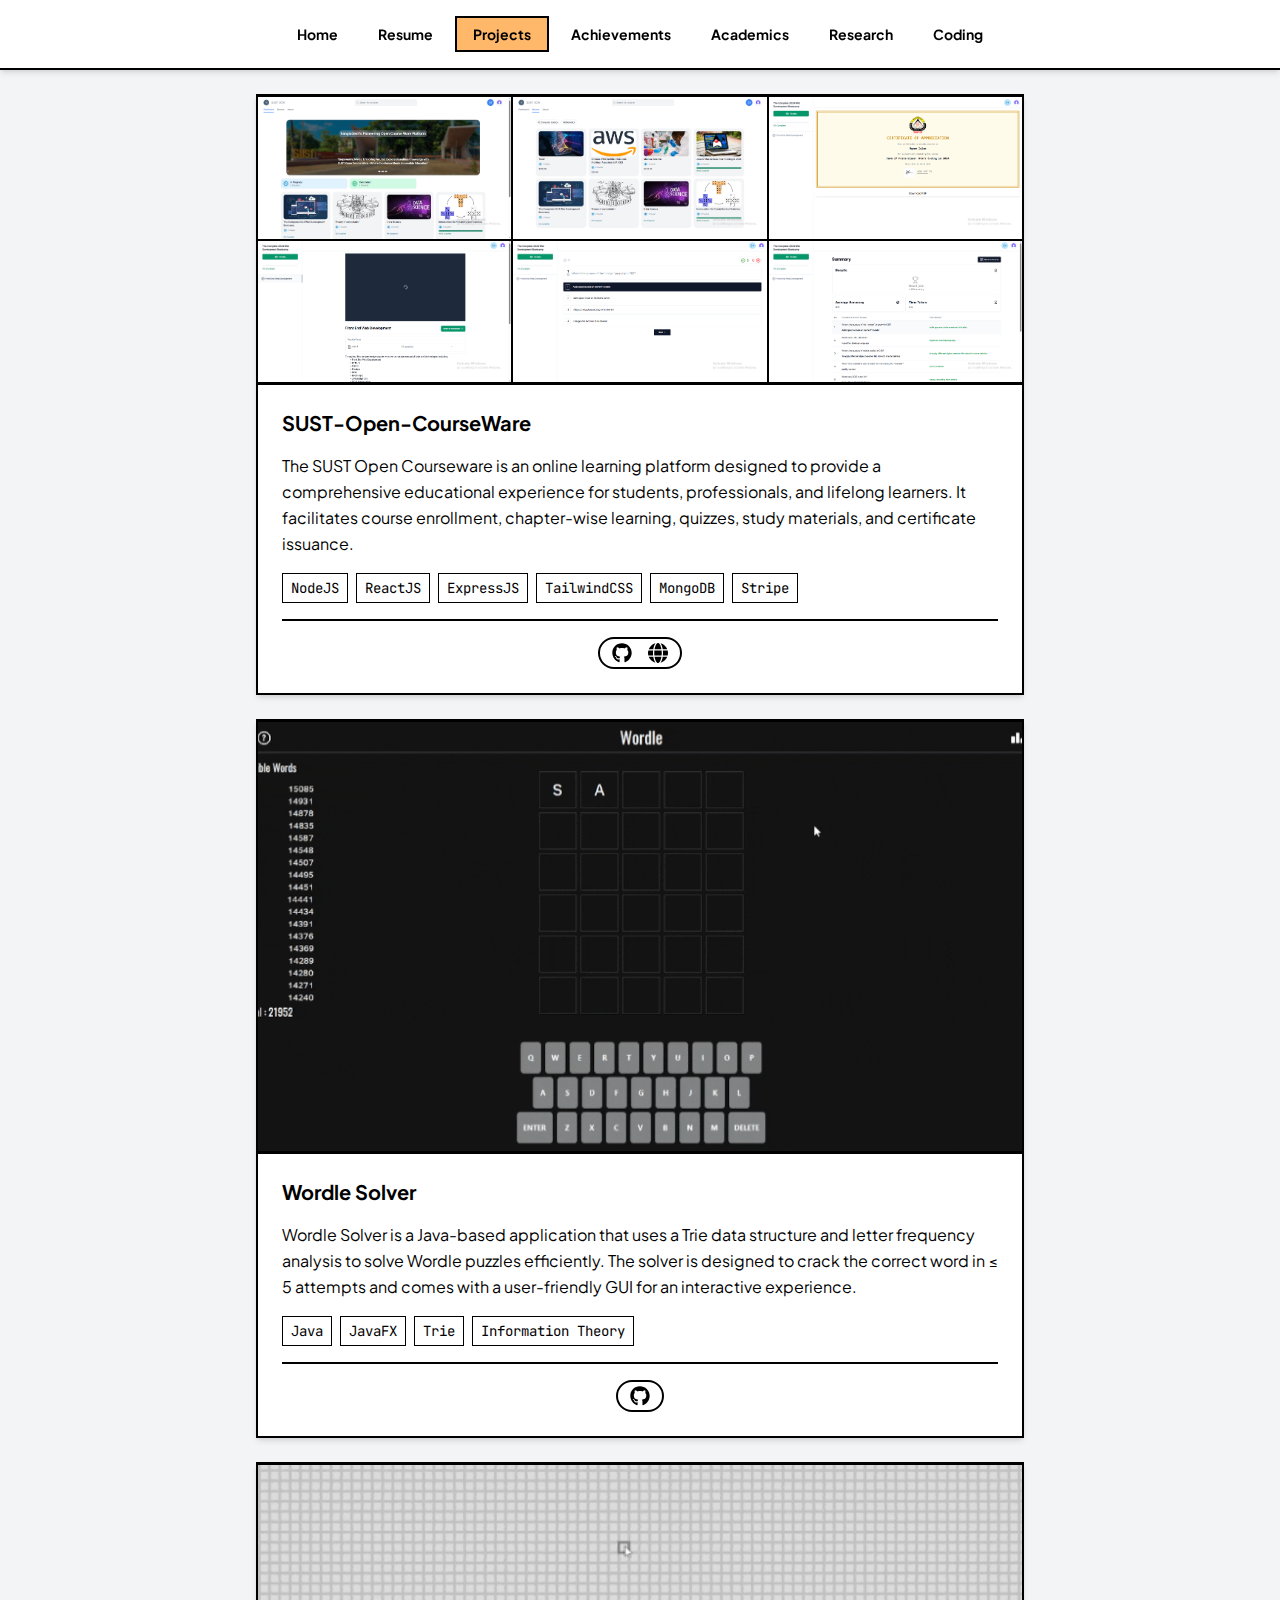
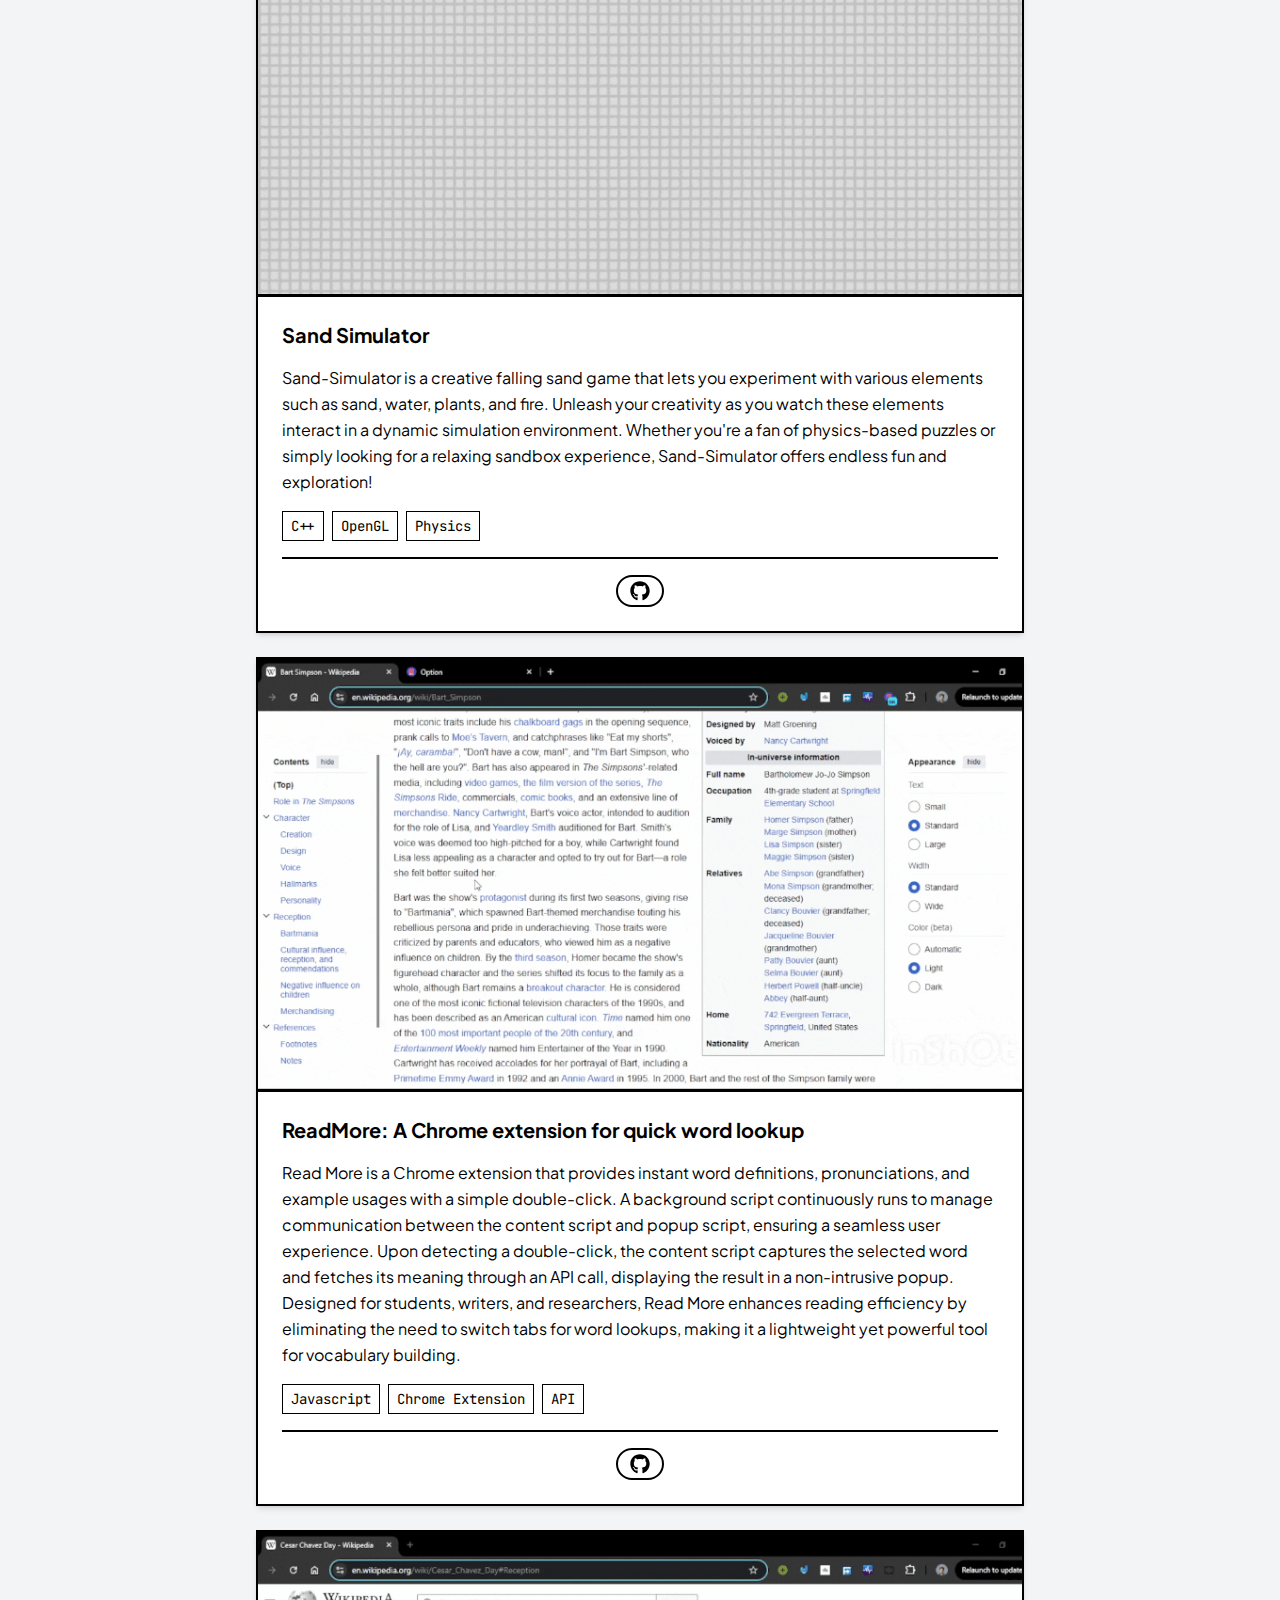
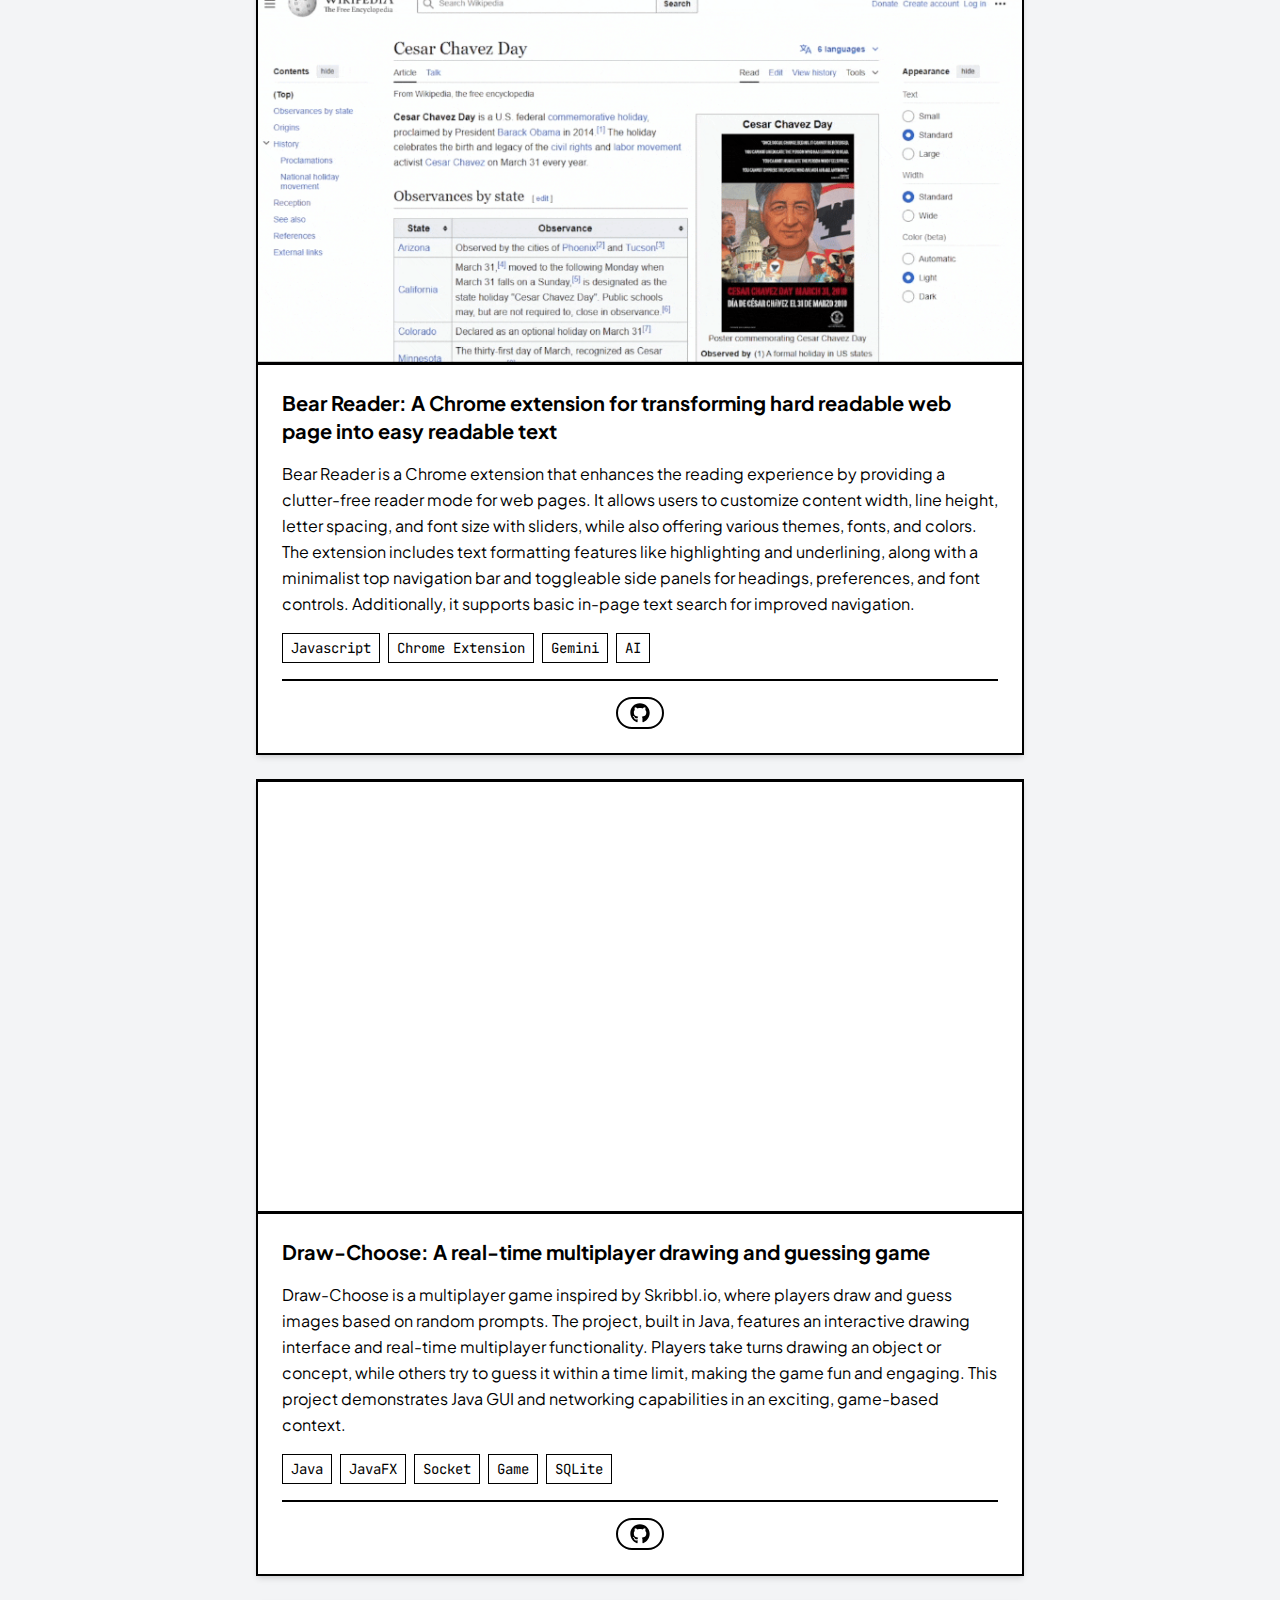
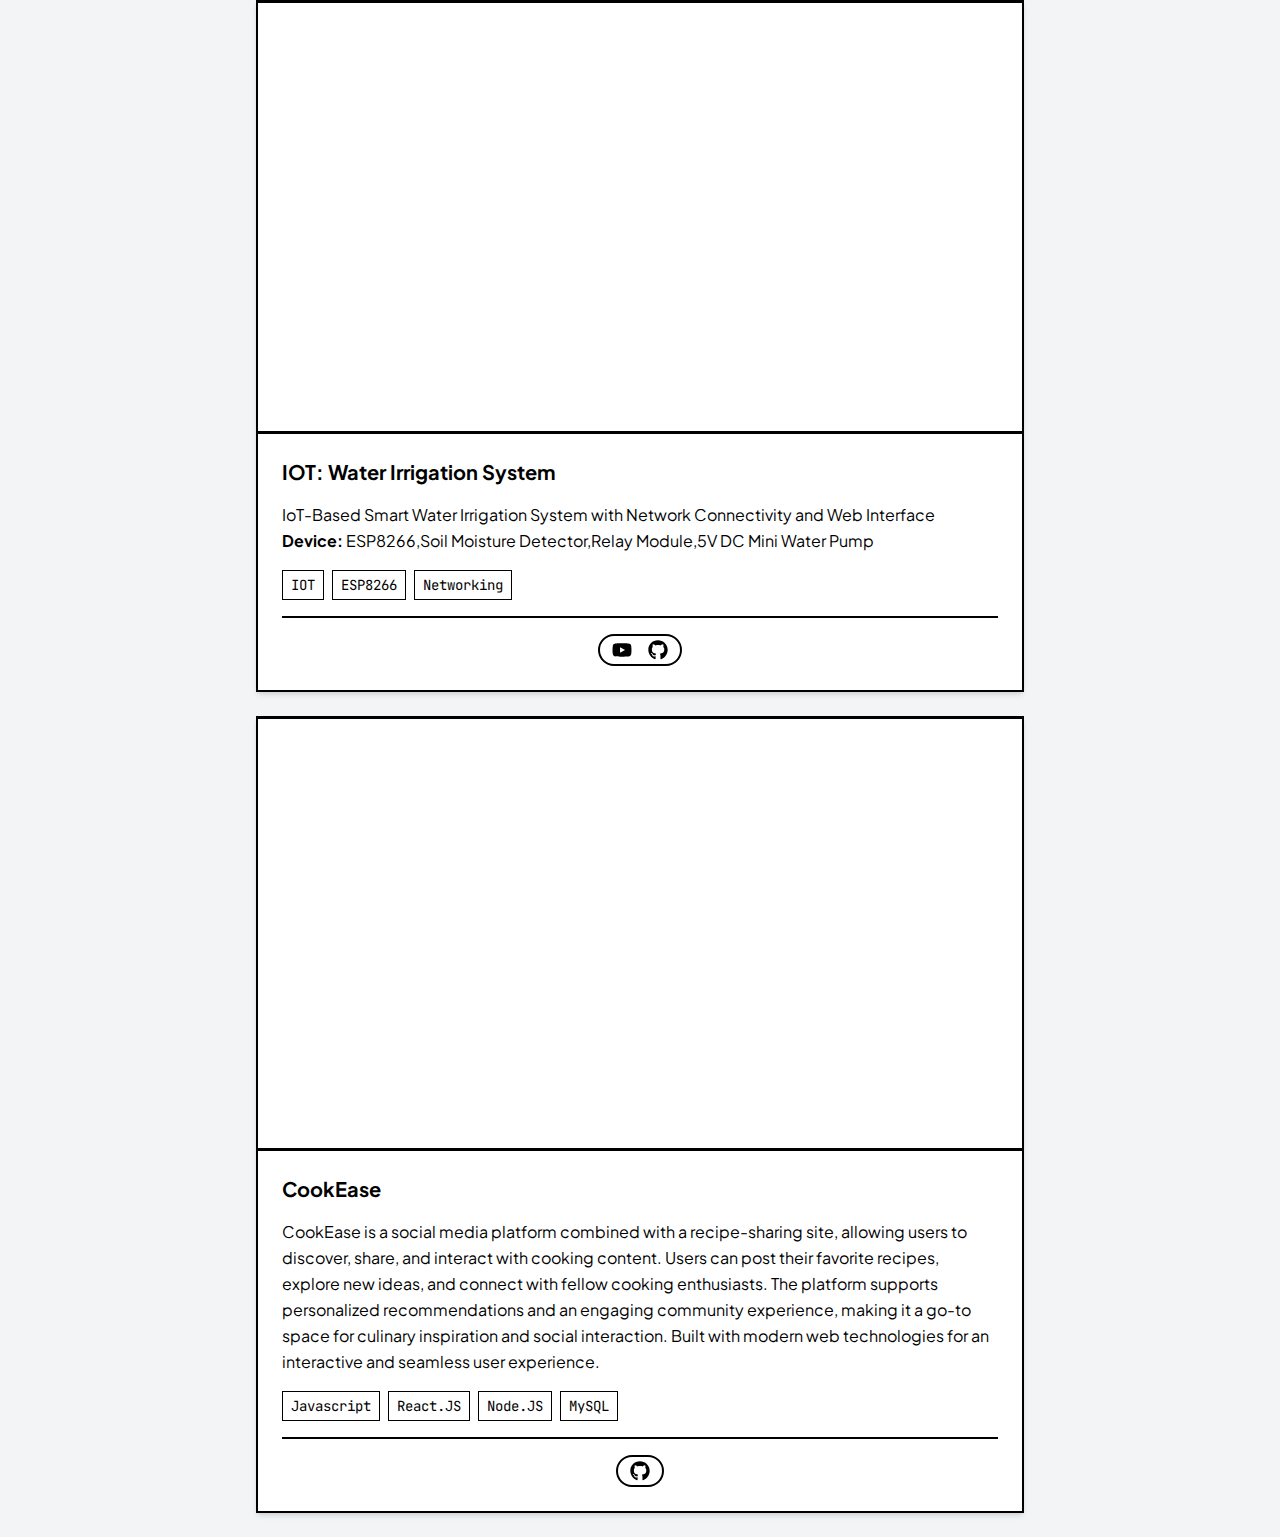
<file: projects.html>
<!DOCTYPE html><html lang="en"><head><meta charSet="utf-8"/><meta name="viewport" content="width=device-width, initial-scale=1"/><link rel="stylesheet" href="/_next/static/css/e81551aa64f804d1.css" data-precedence="next"/><link rel="preload" as="script" fetchPriority="low" href="/_next/static/chunks/webpack-b62247d9222ab883.js"/><script src="/_next/static/chunks/4bd1b696-ea8457096315284e.js" async=""></script><script src="/_next/static/chunks/684-786dac65ce06c12d.js" async=""></script><script src="/_next/static/chunks/main-app-89a747995656dcfe.js" async=""></script><script src="/_next/static/chunks/874-58d2f7b217ecad8c.js" async=""></script><script src="/_next/static/chunks/app/layout-206c9fd67d3c2f16.js" async=""></script><script src="/_next/static/chunks/63-da59d4f3b5da0c11.js" async=""></script><script src="/_next/static/chunks/app/projects/page-42f0769a61028cb4.js" async=""></script><title>Projects | nayemislamzr</title><meta name="description" content="Nayem Islam ZR&#x27;s personal portfolio website."/><link rel="icon" href="/favicon.ico" type="image/x-icon" sizes="16x16"/><link rel="icon" href="/images/favicon_io/favicon.ico" sizes="any"/><link rel="icon" href="/images/favicon_io/favicon-16x16.png" type="image/png" sizes="16x16"/><link rel="icon" href="/images/favicon_io/favicon-32x32.png" type="image/png" sizes="32x32"/><link rel="apple-touch-icon" href="/images/favicon_io/apple-touch-icon.png"/><script src="/_next/static/chunks/polyfills-42372ed130431b0a.js" noModule=""></script></head><body class="bg-gray-100"> <!-- --> <nav class="sticky top-0 z-[999] flex items-center w-full px-4 md:px-8 h-[70px] bg-white border-b-2 border-black shadow-md"><header class="flex w-full items-center justify-between"><div class="flex items-center"></div><nav aria-label="Main" class="flex-1 items-center justify-center hidden lg:flex"><ul class="group flex list-none items-center justify-center space-x-1"><li><a class="group inline-flex h-9 w-max items-center justify-center px-4 py-2 text-sm font-bold transition-colors focus:outline-none border-2 text-black border-transparent hover:bg-orange-300 hover:border-black" href="/">Home</a></li><li><a class="group inline-flex h-9 w-max items-center justify-center px-4 py-2 text-sm font-bold transition-colors focus:outline-none border-2 text-black border-transparent hover:bg-orange-300 hover:border-black" href="/resume">Resume</a></li><li><a class="group inline-flex h-9 w-max items-center justify-center px-4 py-2 text-sm font-bold transition-colors focus:outline-none border-2 bg-orange-300 text-black border-black" href="/projects">Projects</a></li><li><a class="group inline-flex h-9 w-max items-center justify-center px-4 py-2 text-sm font-bold transition-colors focus:outline-none border-2 text-black border-transparent hover:bg-orange-300 hover:border-black" href="/achievements">Achievements</a></li><li><a class="group inline-flex h-9 w-max items-center justify-center px-4 py-2 text-sm font-bold transition-colors focus:outline-none border-2 text-black border-transparent hover:bg-orange-300 hover:border-black" href="/academic">Academics</a></li><li><a class="group inline-flex h-9 w-max items-center justify-center px-4 py-2 text-sm font-bold transition-colors focus:outline-none border-2 text-black border-transparent hover:bg-orange-300 hover:border-black" href="/research">Research</a></li><li><a class="group inline-flex h-9 w-max items-center justify-center px-4 py-2 text-sm font-bold transition-colors focus:outline-none border-2 text-black border-transparent hover:bg-orange-300 hover:border-black" href="/coding">Coding</a></li></ul></nav><div class="flex items-center gap-4"><button class="lg:hidden flex flex-col space-y-1.5 p-2 border-2 border-black bg-orange-300" aria-label="Toggle Menu"><div class="w-6 h-0.5 bg-black"></div><div class="w-6 h-0.5 bg-black"></div><div class="w-6 h-0.5 bg-black"></div></button></div></header></nav><div class="container mx-auto px-2 py-6 sm:px-6 lg:px-8"> <main class="w-full max-w-4xl mx-auto"> <div class="container mx-auto"> <div class="flex flex-col items-center space-y-6 w-full"><div class="flex flex-col flex-grow bg-white border-2 border-black rounded-none shadow-md w-full max-w-3xl overflow-hidden"> <div class="flex flex-wrap border-b-2 border-black -mx-px"> <div class="relative aspect-video border border-black w-full sm:w-1/3 sm:p-px"><img alt="SUST-Open-CourseWare image 1" loading="lazy" decoding="async" data-nimg="fill" class="object-cover" style="position:absolute;height:100%;width:100%;left:0;top:0;right:0;bottom:0;color:transparent" src="/images/sust-open-courseware/1.png"/></div><div class="relative aspect-video border border-black hidden sm:block sm:w-1/3 sm:p-px"><img alt="SUST-Open-CourseWare image 2" loading="lazy" decoding="async" data-nimg="fill" class="object-cover" style="position:absolute;height:100%;width:100%;left:0;top:0;right:0;bottom:0;color:transparent" src="/images/sust-open-courseware/2.png"/></div><div class="relative aspect-video border border-black hidden sm:block sm:w-1/3 sm:p-px"><img alt="SUST-Open-CourseWare image 3" loading="lazy" decoding="async" data-nimg="fill" class="object-cover" style="position:absolute;height:100%;width:100%;left:0;top:0;right:0;bottom:0;color:transparent" src="/images/sust-open-courseware/7.png"/></div><div class="relative aspect-video border border-black hidden sm:block sm:w-1/3 sm:p-px"><img alt="SUST-Open-CourseWare image 4" loading="lazy" decoding="async" data-nimg="fill" class="object-cover" style="position:absolute;height:100%;width:100%;left:0;top:0;right:0;bottom:0;color:transparent" src="/images/sust-open-courseware/4.png"/></div><div class="relative aspect-video border border-black hidden sm:block sm:w-1/3 sm:p-px"><img alt="SUST-Open-CourseWare image 5" loading="lazy" decoding="async" data-nimg="fill" class="object-cover" style="position:absolute;height:100%;width:100%;left:0;top:0;right:0;bottom:0;color:transparent" src="/images/sust-open-courseware/5.png"/></div><div class="relative aspect-video border border-black hidden sm:block sm:w-1/3 sm:p-px"><img alt="SUST-Open-CourseWare image 6" loading="lazy" decoding="async" data-nimg="fill" class="object-cover" style="position:absolute;height:100%;width:100%;left:0;top:0;right:0;bottom:0;color:transparent" src="/images/sust-open-courseware/6.png"/></div></div><div class="flex flex-col gap-4 p-4 md:p-6"><h1 class="text-base md:text-xl font-bold text-black text-left">SUST-Open-CourseWare</h1><div class="text-sm md:text-base text-black text-left font-sans leading-relaxed prose prose-sm max-w-none"><p>The SUST Open Courseware is an online learning platform designed to provide a comprehensive educational experience for students, professionals, and lifelong learners. It facilitates course enrollment, chapter-wise learning, quizzes, study materials, and certificate issuance.</p></div><div class="text-xs md:text-sm font-mono text-black flex flex-wrap gap-2 items-center"><code class="bg-white border border-black p-1 px-2">NodeJS</code><code class="bg-white border border-black p-1 px-2">ReactJS</code><code class="bg-white border border-black p-1 px-2">ExpressJS</code><code class="bg-white border border-black p-1 px-2">TailwindCSS</code><code class="bg-white border border-black p-1 px-2">MongoDB</code><code class="bg-white border border-black p-1 px-2">Stripe</code></div><div class="flex justify-center items-center border-t-2 border-black pt-4"><div class="flex flex-row gap-4 items-center justify-center border-2 border-black rounded-full px-3 py-1"><a target="_blank" rel="noopener noreferrer" class="text-black hover:opacity-75 transition-opacity" href="https://github.com/SUST-Open-Courseware/SUST-Open-CourseWare"><svg aria-hidden="true" focusable="false" data-prefix="fab" data-icon="github" class="svg-inline--fa fa-github h-5 w-5" role="img" xmlns="http://www.w3.org/2000/svg" viewBox="0 0 496 512" color="black"><path fill="currentColor" d="M165.9 397.4c0 2-2.3 3.6-5.2 3.6-3.3.3-5.6-1.3-5.6-3.6 0-2 2.3-3.6 5.2-3.6 3-.3 5.6 1.3 5.6 3.6zm-31.1-4.5c-.7 2 1.3 4.3 4.3 4.9 2.6 1 5.6 0 6.2-2s-1.3-4.3-4.3-5.2c-2.6-.7-5.5.3-6.2 2.3zm44.2-1.7c-2.9.7-4.9 2.6-4.6 4.9.3 2 2.9 3.3 5.9 2.6 2.9-.7 4.9-2.6 4.6-4.6-.3-1.9-3-3.2-5.9-2.9zM244.8 8C106.1 8 0 113.3 0 252c0 110.9 69.8 205.8 169.5 239.2 12.8 2.3 17.3-5.6 17.3-12.1 0-6.2-.3-40.4-.3-61.4 0 0-70 15-84.7-29.8 0 0-11.4-29.1-27.8-36.6 0 0-22.9-15.7 1.6-15.4 0 0 24.9 2 38.6 25.8 21.9 38.6 58.6 27.5 72.9 20.9 2.3-16 8.8-27.1 16-33.7-55.9-6.2-112.3-14.3-112.3-110.5 0-27.5 7.6-41.3 23.6-58.9-2.6-6.5-11.1-33.3 2.6-67.9 20.9-6.5 69 27 69 27 20-5.6 41.5-8.5 62.8-8.5s42.8 2.9 62.8 8.5c0 0 48.1-33.6 69-27 13.7 34.7 5.2 61.4 2.6 67.9 16 17.7 25.8 31.5 25.8 58.9 0 96.5-58.9 104.2-114.8 110.5 9.2 7.9 17 22.9 17 46.4 0 33.7-.3 75.4-.3 83.6 0 6.5 4.6 14.4 17.3 12.1C428.2 457.8 496 362.9 496 252 496 113.3 383.5 8 244.8 8zM97.2 352.9c-1.3 1-1 3.3.7 5.2 1.6 1.6 3.9 2.3 5.2 1 1.3-1 1-3.3-.7-5.2-1.6-1.6-3.9-2.3-5.2-1zm-10.8-8.1c-.7 1.3.3 2.9 2.3 3.9 1.6 1 3.6.7 4.3-.7.7-1.3-.3-2.9-2.3-3.9-2-.6-3.6-.3-4.3.7zm32.4 35.6c-1.6 1.3-1 4.3 1.3 6.2 2.3 2.3 5.2 2.6 6.5 1 1.3-1.3.7-4.3-1.3-6.2-2.2-2.3-5.2-2.6-6.5-1zm-11.4-14.7c-1.6 1-1.6 3.6 0 5.9 1.6 2.3 4.3 3.3 5.6 2.3 1.6-1.3 1.6-3.9 0-6.2-1.4-2.3-4-3.3-5.6-2z"></path></svg></a><a target="_blank" rel="noopener noreferrer" class="text-black hover:opacity-75 transition-opacity" href="https://sust-open-course-ware.vercel.app/"><svg aria-hidden="true" focusable="false" data-prefix="fas" data-icon="globe" class="svg-inline--fa fa-globe h-5 w-5" role="img" xmlns="http://www.w3.org/2000/svg" viewBox="0 0 512 512" color="black"><path fill="currentColor" d="M352 256c0 22.2-1.2 43.6-3.3 64H163.3c-2.2-20.4-3.3-41.8-3.3-64s1.2-43.6 3.3-64H348.7c2.2 20.4 3.3 41.8 3.3 64zm28.8-64H503.9c5.3 20.5 8.1 41.9 8.1 64s-2.8 43.5-8.1 64H380.8c2.1-20.6 3.2-42 3.2-64s-1.1-43.4-3.2-64zm112.6-32H376.7c-10-63.9-29.8-117.4-55.3-151.6c78.3 20.7 142 77.5 171.9 151.6zm-149.1 0H167.7c6.1-36.4 15.5-68.6 27-94.7c10.5-23.6 22.2-40.7 33.5-51.5C239.4 3.2 248.7 0 256 0s16.6 3.2 27.8 13.8c11.3 10.8 23 27.9 33.5 51.5c11.6 26 20.9 58.2 27 94.7zm-209 0H18.6C48.6 85.9 112.2 29.1 190.6 8.4C165.1 42.6 145.3 96.1 135.3 160zM8.1 192H131.2c-2.1 20.6-3.2 42-3.2 64s1.1 43.4 3.2 64H8.1C2.8 299.5 0 278.1 0 256s2.8-43.5 8.1-64zM194.7 446.6c-11.6-26-20.9-58.2-27-94.6H344.3c-6.1 36.4-15.5 68.6-27 94.6c-10.5 23.6-22.2 40.7-33.5 51.5C272.6 508.8 263.3 512 256 512s-16.6-3.2-27.8-13.8c-11.3-10.8-23-27.9-33.5-51.5zM135.3 352c10 63.9 29.8 117.4 55.3 151.6C112.2 482.9 48.6 426.1 18.6 352H135.3zm358.1 0c-30 74.1-93.6 130.9-171.9 151.6c25.5-34.2 45.2-87.7 55.3-151.6H493.4z"></path></svg></a></div></div></div></div><div class="flex flex-col flex-grow bg-white border-2 border-black rounded-none shadow-md w-full max-w-3xl overflow-hidden"> <div class="flex flex-wrap border-b-2 border-black -mx-px"> <div class="relative aspect-video border border-black w-full "><img alt="Wordle Solver image 1" loading="lazy" decoding="async" data-nimg="fill" class="object-cover" style="position:absolute;height:100%;width:100%;left:0;top:0;right:0;bottom:0;color:transparent" src="/images/wordle-solver/demo.gif"/></div></div><div class="flex flex-col gap-4 p-4 md:p-6"><h1 class="text-base md:text-xl font-bold text-black text-left">Wordle Solver</h1><div class="text-sm md:text-base text-black text-left font-sans leading-relaxed prose prose-sm max-w-none"><p>Wordle Solver is a Java-based application that uses a Trie data structure and letter frequency analysis to solve Wordle puzzles efficiently. The solver is designed to crack the correct word in ≤ 5 attempts and comes with a user-friendly GUI for an interactive experience.</p></div><div class="text-xs md:text-sm font-mono text-black flex flex-wrap gap-2 items-center"><code class="bg-white border border-black p-1 px-2">Java</code><code class="bg-white border border-black p-1 px-2">JavaFX</code><code class="bg-white border border-black p-1 px-2">Trie</code><code class="bg-white border border-black p-1 px-2">Information Theory</code></div><div class="flex justify-center items-center border-t-2 border-black pt-4"><div class="flex flex-row gap-4 items-center justify-center border-2 border-black rounded-full px-3 py-1"><a target="_blank" rel="noopener noreferrer" class="text-black hover:opacity-75 transition-opacity" href="https://github.com/nayemislamzr/wordle-solver"><svg aria-hidden="true" focusable="false" data-prefix="fab" data-icon="github" class="svg-inline--fa fa-github h-5 w-5" role="img" xmlns="http://www.w3.org/2000/svg" viewBox="0 0 496 512" color="black"><path fill="currentColor" d="M165.9 397.4c0 2-2.3 3.6-5.2 3.6-3.3.3-5.6-1.3-5.6-3.6 0-2 2.3-3.6 5.2-3.6 3-.3 5.6 1.3 5.6 3.6zm-31.1-4.5c-.7 2 1.3 4.3 4.3 4.9 2.6 1 5.6 0 6.2-2s-1.3-4.3-4.3-5.2c-2.6-.7-5.5.3-6.2 2.3zm44.2-1.7c-2.9.7-4.9 2.6-4.6 4.9.3 2 2.9 3.3 5.9 2.6 2.9-.7 4.9-2.6 4.6-4.6-.3-1.9-3-3.2-5.9-2.9zM244.8 8C106.1 8 0 113.3 0 252c0 110.9 69.8 205.8 169.5 239.2 12.8 2.3 17.3-5.6 17.3-12.1 0-6.2-.3-40.4-.3-61.4 0 0-70 15-84.7-29.8 0 0-11.4-29.1-27.8-36.6 0 0-22.9-15.7 1.6-15.4 0 0 24.9 2 38.6 25.8 21.9 38.6 58.6 27.5 72.9 20.9 2.3-16 8.8-27.1 16-33.7-55.9-6.2-112.3-14.3-112.3-110.5 0-27.5 7.6-41.3 23.6-58.9-2.6-6.5-11.1-33.3 2.6-67.9 20.9-6.5 69 27 69 27 20-5.6 41.5-8.5 62.8-8.5s42.8 2.9 62.8 8.5c0 0 48.1-33.6 69-27 13.7 34.7 5.2 61.4 2.6 67.9 16 17.7 25.8 31.5 25.8 58.9 0 96.5-58.9 104.2-114.8 110.5 9.2 7.9 17 22.9 17 46.4 0 33.7-.3 75.4-.3 83.6 0 6.5 4.6 14.4 17.3 12.1C428.2 457.8 496 362.9 496 252 496 113.3 383.5 8 244.8 8zM97.2 352.9c-1.3 1-1 3.3.7 5.2 1.6 1.6 3.9 2.3 5.2 1 1.3-1 1-3.3-.7-5.2-1.6-1.6-3.9-2.3-5.2-1zm-10.8-8.1c-.7 1.3.3 2.9 2.3 3.9 1.6 1 3.6.7 4.3-.7.7-1.3-.3-2.9-2.3-3.9-2-.6-3.6-.3-4.3.7zm32.4 35.6c-1.6 1.3-1 4.3 1.3 6.2 2.3 2.3 5.2 2.6 6.5 1 1.3-1.3.7-4.3-1.3-6.2-2.2-2.3-5.2-2.6-6.5-1zm-11.4-14.7c-1.6 1-1.6 3.6 0 5.9 1.6 2.3 4.3 3.3 5.6 2.3 1.6-1.3 1.6-3.9 0-6.2-1.4-2.3-4-3.3-5.6-2z"></path></svg></a></div></div></div></div><div class="flex flex-col flex-grow bg-white border-2 border-black rounded-none shadow-md w-full max-w-3xl overflow-hidden"> <div class="flex flex-wrap border-b-2 border-black -mx-px"> <div class="relative aspect-video border border-black w-full "><img alt="Sand Simulator image 1" loading="lazy" decoding="async" data-nimg="fill" class="object-cover" style="position:absolute;height:100%;width:100%;left:0;top:0;right:0;bottom:0;color:transparent" src="/images/sand-simulator/demo.gif"/></div></div><div class="flex flex-col gap-4 p-4 md:p-6"><h1 class="text-base md:text-xl font-bold text-black text-left">Sand Simulator</h1><div class="text-sm md:text-base text-black text-left font-sans leading-relaxed prose prose-sm max-w-none"><p>Sand-Simulator is a creative falling sand game that lets you experiment with various elements such as sand, water, plants, and fire. Unleash your creativity as you watch these elements interact in a dynamic simulation environment. Whether you&#x27;re a fan of physics-based puzzles or simply looking for a relaxing sandbox experience, Sand-Simulator offers endless fun and exploration!</p></div><div class="text-xs md:text-sm font-mono text-black flex flex-wrap gap-2 items-center"><code class="bg-white border border-black p-1 px-2">C++</code><code class="bg-white border border-black p-1 px-2">OpenGL</code><code class="bg-white border border-black p-1 px-2">Physics</code></div><div class="flex justify-center items-center border-t-2 border-black pt-4"><div class="flex flex-row gap-4 items-center justify-center border-2 border-black rounded-full px-3 py-1"><a target="_blank" rel="noopener noreferrer" class="text-black hover:opacity-75 transition-opacity" href="https://github.com/nayemislamzr/sand-simulation"><svg aria-hidden="true" focusable="false" data-prefix="fab" data-icon="github" class="svg-inline--fa fa-github h-5 w-5" role="img" xmlns="http://www.w3.org/2000/svg" viewBox="0 0 496 512" color="black"><path fill="currentColor" d="M165.9 397.4c0 2-2.3 3.6-5.2 3.6-3.3.3-5.6-1.3-5.6-3.6 0-2 2.3-3.6 5.2-3.6 3-.3 5.6 1.3 5.6 3.6zm-31.1-4.5c-.7 2 1.3 4.3 4.3 4.9 2.6 1 5.6 0 6.2-2s-1.3-4.3-4.3-5.2c-2.6-.7-5.5.3-6.2 2.3zm44.2-1.7c-2.9.7-4.9 2.6-4.6 4.9.3 2 2.9 3.3 5.9 2.6 2.9-.7 4.9-2.6 4.6-4.6-.3-1.9-3-3.2-5.9-2.9zM244.8 8C106.1 8 0 113.3 0 252c0 110.9 69.8 205.8 169.5 239.2 12.8 2.3 17.3-5.6 17.3-12.1 0-6.2-.3-40.4-.3-61.4 0 0-70 15-84.7-29.8 0 0-11.4-29.1-27.8-36.6 0 0-22.9-15.7 1.6-15.4 0 0 24.9 2 38.6 25.8 21.9 38.6 58.6 27.5 72.9 20.9 2.3-16 8.8-27.1 16-33.7-55.9-6.2-112.3-14.3-112.3-110.5 0-27.5 7.6-41.3 23.6-58.9-2.6-6.5-11.1-33.3 2.6-67.9 20.9-6.5 69 27 69 27 20-5.6 41.5-8.5 62.8-8.5s42.8 2.9 62.8 8.5c0 0 48.1-33.6 69-27 13.7 34.7 5.2 61.4 2.6 67.9 16 17.7 25.8 31.5 25.8 58.9 0 96.5-58.9 104.2-114.8 110.5 9.2 7.9 17 22.9 17 46.4 0 33.7-.3 75.4-.3 83.6 0 6.5 4.6 14.4 17.3 12.1C428.2 457.8 496 362.9 496 252 496 113.3 383.5 8 244.8 8zM97.2 352.9c-1.3 1-1 3.3.7 5.2 1.6 1.6 3.9 2.3 5.2 1 1.3-1 1-3.3-.7-5.2-1.6-1.6-3.9-2.3-5.2-1zm-10.8-8.1c-.7 1.3.3 2.9 2.3 3.9 1.6 1 3.6.7 4.3-.7.7-1.3-.3-2.9-2.3-3.9-2-.6-3.6-.3-4.3.7zm32.4 35.6c-1.6 1.3-1 4.3 1.3 6.2 2.3 2.3 5.2 2.6 6.5 1 1.3-1.3.7-4.3-1.3-6.2-2.2-2.3-5.2-2.6-6.5-1zm-11.4-14.7c-1.6 1-1.6 3.6 0 5.9 1.6 2.3 4.3 3.3 5.6 2.3 1.6-1.3 1.6-3.9 0-6.2-1.4-2.3-4-3.3-5.6-2z"></path></svg></a></div></div></div></div><div class="flex flex-col flex-grow bg-white border-2 border-black rounded-none shadow-md w-full max-w-3xl overflow-hidden"> <div class="flex flex-wrap border-b-2 border-black -mx-px"> <div class="relative aspect-video border border-black w-full "><img alt="ReadMore: A Chrome extension for quick word lookup image 1" loading="lazy" decoding="async" data-nimg="fill" class="object-cover" style="position:absolute;height:100%;width:100%;left:0;top:0;right:0;bottom:0;color:transparent" src="/images/Readmore/demo.gif"/></div></div><div class="flex flex-col gap-4 p-4 md:p-6"><h1 class="text-base md:text-xl font-bold text-black text-left">ReadMore: A Chrome extension for quick word lookup</h1><div class="text-sm md:text-base text-black text-left font-sans leading-relaxed prose prose-sm max-w-none"><p>Read More is a Chrome extension that provides instant word definitions, pronunciations, and example usages with a simple double-click. A background script continuously runs to manage communication between the content script and popup script, ensuring a seamless user experience. Upon detecting a double-click, the content script captures the selected word and fetches its meaning through an API call, displaying the result in a non-intrusive popup. Designed for students, writers, and researchers, Read More enhances reading efficiency by eliminating the need to switch tabs for word lookups, making it a lightweight yet powerful tool for vocabulary building.</p></div><div class="text-xs md:text-sm font-mono text-black flex flex-wrap gap-2 items-center"><code class="bg-white border border-black p-1 px-2">Javascript</code><code class="bg-white border border-black p-1 px-2">Chrome Extension</code><code class="bg-white border border-black p-1 px-2">API</code></div><div class="flex justify-center items-center border-t-2 border-black pt-4"><div class="flex flex-row gap-4 items-center justify-center border-2 border-black rounded-full px-3 py-1"><a target="_blank" rel="noopener noreferrer" class="text-black hover:opacity-75 transition-opacity" href="https://github.com/nayemislamzr/ReadMore-dictionary-extension"><svg aria-hidden="true" focusable="false" data-prefix="fab" data-icon="github" class="svg-inline--fa fa-github h-5 w-5" role="img" xmlns="http://www.w3.org/2000/svg" viewBox="0 0 496 512" color="black"><path fill="currentColor" d="M165.9 397.4c0 2-2.3 3.6-5.2 3.6-3.3.3-5.6-1.3-5.6-3.6 0-2 2.3-3.6 5.2-3.6 3-.3 5.6 1.3 5.6 3.6zm-31.1-4.5c-.7 2 1.3 4.3 4.3 4.9 2.6 1 5.6 0 6.2-2s-1.3-4.3-4.3-5.2c-2.6-.7-5.5.3-6.2 2.3zm44.2-1.7c-2.9.7-4.9 2.6-4.6 4.9.3 2 2.9 3.3 5.9 2.6 2.9-.7 4.9-2.6 4.6-4.6-.3-1.9-3-3.2-5.9-2.9zM244.8 8C106.1 8 0 113.3 0 252c0 110.9 69.8 205.8 169.5 239.2 12.8 2.3 17.3-5.6 17.3-12.1 0-6.2-.3-40.4-.3-61.4 0 0-70 15-84.7-29.8 0 0-11.4-29.1-27.8-36.6 0 0-22.9-15.7 1.6-15.4 0 0 24.9 2 38.6 25.8 21.9 38.6 58.6 27.5 72.9 20.9 2.3-16 8.8-27.1 16-33.7-55.9-6.2-112.3-14.3-112.3-110.5 0-27.5 7.6-41.3 23.6-58.9-2.6-6.5-11.1-33.3 2.6-67.9 20.9-6.5 69 27 69 27 20-5.6 41.5-8.5 62.8-8.5s42.8 2.9 62.8 8.5c0 0 48.1-33.6 69-27 13.7 34.7 5.2 61.4 2.6 67.9 16 17.7 25.8 31.5 25.8 58.9 0 96.5-58.9 104.2-114.8 110.5 9.2 7.9 17 22.9 17 46.4 0 33.7-.3 75.4-.3 83.6 0 6.5 4.6 14.4 17.3 12.1C428.2 457.8 496 362.9 496 252 496 113.3 383.5 8 244.8 8zM97.2 352.9c-1.3 1-1 3.3.7 5.2 1.6 1.6 3.9 2.3 5.2 1 1.3-1 1-3.3-.7-5.2-1.6-1.6-3.9-2.3-5.2-1zm-10.8-8.1c-.7 1.3.3 2.9 2.3 3.9 1.6 1 3.6.7 4.3-.7.7-1.3-.3-2.9-2.3-3.9-2-.6-3.6-.3-4.3.7zm32.4 35.6c-1.6 1.3-1 4.3 1.3 6.2 2.3 2.3 5.2 2.6 6.5 1 1.3-1.3.7-4.3-1.3-6.2-2.2-2.3-5.2-2.6-6.5-1zm-11.4-14.7c-1.6 1-1.6 3.6 0 5.9 1.6 2.3 4.3 3.3 5.6 2.3 1.6-1.3 1.6-3.9 0-6.2-1.4-2.3-4-3.3-5.6-2z"></path></svg></a></div></div></div></div><div class="flex flex-col flex-grow bg-white border-2 border-black rounded-none shadow-md w-full max-w-3xl overflow-hidden"> <div class="flex flex-wrap border-b-2 border-black -mx-px"> <div class="relative aspect-video border border-black w-full "><img alt="Bear Reader: A Chrome extension for transforming hard readable web page into easy readable text image 1" loading="lazy" decoding="async" data-nimg="fill" class="object-cover" style="position:absolute;height:100%;width:100%;left:0;top:0;right:0;bottom:0;color:transparent" src="/images/bear-reader/demo.gif"/></div></div><div class="flex flex-col gap-4 p-4 md:p-6"><h1 class="text-base md:text-xl font-bold text-black text-left">Bear Reader: A Chrome extension for transforming hard readable web page into easy readable text</h1><div class="text-sm md:text-base text-black text-left font-sans leading-relaxed prose prose-sm max-w-none"><p>Bear Reader is a Chrome extension that enhances the reading experience by providing a clutter-free reader mode for web pages. It allows users to customize content width, line height, letter spacing, and font size with sliders, while also offering various themes, fonts, and colors. The extension includes text formatting features like highlighting and underlining, along with a minimalist top navigation bar and toggleable side panels for headings, preferences, and font controls. Additionally, it supports basic in-page text search for improved navigation.</p></div><div class="text-xs md:text-sm font-mono text-black flex flex-wrap gap-2 items-center"><code class="bg-white border border-black p-1 px-2">Javascript</code><code class="bg-white border border-black p-1 px-2">Chrome Extension</code><code class="bg-white border border-black p-1 px-2">Gemini</code><code class="bg-white border border-black p-1 px-2">AI</code></div><div class="flex justify-center items-center border-t-2 border-black pt-4"><div class="flex flex-row gap-4 items-center justify-center border-2 border-black rounded-full px-3 py-1"><a target="_blank" rel="noopener noreferrer" class="text-black hover:opacity-75 transition-opacity" href="https://github.com/nayemislamzr/Bear-Reader"><svg aria-hidden="true" focusable="false" data-prefix="fab" data-icon="github" class="svg-inline--fa fa-github h-5 w-5" role="img" xmlns="http://www.w3.org/2000/svg" viewBox="0 0 496 512" color="black"><path fill="currentColor" d="M165.9 397.4c0 2-2.3 3.6-5.2 3.6-3.3.3-5.6-1.3-5.6-3.6 0-2 2.3-3.6 5.2-3.6 3-.3 5.6 1.3 5.6 3.6zm-31.1-4.5c-.7 2 1.3 4.3 4.3 4.9 2.6 1 5.6 0 6.2-2s-1.3-4.3-4.3-5.2c-2.6-.7-5.5.3-6.2 2.3zm44.2-1.7c-2.9.7-4.9 2.6-4.6 4.9.3 2 2.9 3.3 5.9 2.6 2.9-.7 4.9-2.6 4.6-4.6-.3-1.9-3-3.2-5.9-2.9zM244.8 8C106.1 8 0 113.3 0 252c0 110.9 69.8 205.8 169.5 239.2 12.8 2.3 17.3-5.6 17.3-12.1 0-6.2-.3-40.4-.3-61.4 0 0-70 15-84.7-29.8 0 0-11.4-29.1-27.8-36.6 0 0-22.9-15.7 1.6-15.4 0 0 24.9 2 38.6 25.8 21.9 38.6 58.6 27.5 72.9 20.9 2.3-16 8.8-27.1 16-33.7-55.9-6.2-112.3-14.3-112.3-110.5 0-27.5 7.6-41.3 23.6-58.9-2.6-6.5-11.1-33.3 2.6-67.9 20.9-6.5 69 27 69 27 20-5.6 41.5-8.5 62.8-8.5s42.8 2.9 62.8 8.5c0 0 48.1-33.6 69-27 13.7 34.7 5.2 61.4 2.6 67.9 16 17.7 25.8 31.5 25.8 58.9 0 96.5-58.9 104.2-114.8 110.5 9.2 7.9 17 22.9 17 46.4 0 33.7-.3 75.4-.3 83.6 0 6.5 4.6 14.4 17.3 12.1C428.2 457.8 496 362.9 496 252 496 113.3 383.5 8 244.8 8zM97.2 352.9c-1.3 1-1 3.3.7 5.2 1.6 1.6 3.9 2.3 5.2 1 1.3-1 1-3.3-.7-5.2-1.6-1.6-3.9-2.3-5.2-1zm-10.8-8.1c-.7 1.3.3 2.9 2.3 3.9 1.6 1 3.6.7 4.3-.7.7-1.3-.3-2.9-2.3-3.9-2-.6-3.6-.3-4.3.7zm32.4 35.6c-1.6 1.3-1 4.3 1.3 6.2 2.3 2.3 5.2 2.6 6.5 1 1.3-1.3.7-4.3-1.3-6.2-2.2-2.3-5.2-2.6-6.5-1zm-11.4-14.7c-1.6 1-1.6 3.6 0 5.9 1.6 2.3 4.3 3.3 5.6 2.3 1.6-1.3 1.6-3.9 0-6.2-1.4-2.3-4-3.3-5.6-2z"></path></svg></a></div></div></div></div><div class="flex flex-col flex-grow bg-white border-2 border-black rounded-none shadow-md w-full max-w-3xl overflow-hidden"> <div class="flex flex-wrap border-b-2 border-black -mx-px"> <div class="relative aspect-video border border-black w-full "><img alt="Draw-Choose:  A real-time multiplayer drawing and guessing game image 1" loading="lazy" decoding="async" data-nimg="fill" class="object-cover" style="position:absolute;height:100%;width:100%;left:0;top:0;right:0;bottom:0;color:transparent" src="/images/draw-choose/demo.gif"/></div></div><div class="flex flex-col gap-4 p-4 md:p-6"><h1 class="text-base md:text-xl font-bold text-black text-left">Draw-Choose:  A real-time multiplayer drawing and guessing game</h1><div class="text-sm md:text-base text-black text-left font-sans leading-relaxed prose prose-sm max-w-none"><p>Draw-Choose is a multiplayer game inspired by Skribbl.io, where players draw and guess images based on random prompts. The project, built in Java, features an interactive drawing interface and real-time multiplayer functionality. Players take turns drawing an object or concept, while others try to guess it within a time limit, making the game fun and engaging. This project demonstrates Java GUI and networking capabilities in an exciting, game-based context.</p></div><div class="text-xs md:text-sm font-mono text-black flex flex-wrap gap-2 items-center"><code class="bg-white border border-black p-1 px-2">Java</code><code class="bg-white border border-black p-1 px-2">JavaFX</code><code class="bg-white border border-black p-1 px-2">Socket</code><code class="bg-white border border-black p-1 px-2">Game</code><code class="bg-white border border-black p-1 px-2">SQLite</code></div><div class="flex justify-center items-center border-t-2 border-black pt-4"><div class="flex flex-row gap-4 items-center justify-center border-2 border-black rounded-full px-3 py-1"><a target="_blank" rel="noopener noreferrer" class="text-black hover:opacity-75 transition-opacity" href="https://github.com/Team-iDebug/Draw-Choose/tree/beta"><svg aria-hidden="true" focusable="false" data-prefix="fab" data-icon="github" class="svg-inline--fa fa-github h-5 w-5" role="img" xmlns="http://www.w3.org/2000/svg" viewBox="0 0 496 512" color="black"><path fill="currentColor" d="M165.9 397.4c0 2-2.3 3.6-5.2 3.6-3.3.3-5.6-1.3-5.6-3.6 0-2 2.3-3.6 5.2-3.6 3-.3 5.6 1.3 5.6 3.6zm-31.1-4.5c-.7 2 1.3 4.3 4.3 4.9 2.6 1 5.6 0 6.2-2s-1.3-4.3-4.3-5.2c-2.6-.7-5.5.3-6.2 2.3zm44.2-1.7c-2.9.7-4.9 2.6-4.6 4.9.3 2 2.9 3.3 5.9 2.6 2.9-.7 4.9-2.6 4.6-4.6-.3-1.9-3-3.2-5.9-2.9zM244.8 8C106.1 8 0 113.3 0 252c0 110.9 69.8 205.8 169.5 239.2 12.8 2.3 17.3-5.6 17.3-12.1 0-6.2-.3-40.4-.3-61.4 0 0-70 15-84.7-29.8 0 0-11.4-29.1-27.8-36.6 0 0-22.9-15.7 1.6-15.4 0 0 24.9 2 38.6 25.8 21.9 38.6 58.6 27.5 72.9 20.9 2.3-16 8.8-27.1 16-33.7-55.9-6.2-112.3-14.3-112.3-110.5 0-27.5 7.6-41.3 23.6-58.9-2.6-6.5-11.1-33.3 2.6-67.9 20.9-6.5 69 27 69 27 20-5.6 41.5-8.5 62.8-8.5s42.8 2.9 62.8 8.5c0 0 48.1-33.6 69-27 13.7 34.7 5.2 61.4 2.6 67.9 16 17.7 25.8 31.5 25.8 58.9 0 96.5-58.9 104.2-114.8 110.5 9.2 7.9 17 22.9 17 46.4 0 33.7-.3 75.4-.3 83.6 0 6.5 4.6 14.4 17.3 12.1C428.2 457.8 496 362.9 496 252 496 113.3 383.5 8 244.8 8zM97.2 352.9c-1.3 1-1 3.3.7 5.2 1.6 1.6 3.9 2.3 5.2 1 1.3-1 1-3.3-.7-5.2-1.6-1.6-3.9-2.3-5.2-1zm-10.8-8.1c-.7 1.3.3 2.9 2.3 3.9 1.6 1 3.6.7 4.3-.7.7-1.3-.3-2.9-2.3-3.9-2-.6-3.6-.3-4.3.7zm32.4 35.6c-1.6 1.3-1 4.3 1.3 6.2 2.3 2.3 5.2 2.6 6.5 1 1.3-1.3.7-4.3-1.3-6.2-2.2-2.3-5.2-2.6-6.5-1zm-11.4-14.7c-1.6 1-1.6 3.6 0 5.9 1.6 2.3 4.3 3.3 5.6 2.3 1.6-1.3 1.6-3.9 0-6.2-1.4-2.3-4-3.3-5.6-2z"></path></svg></a></div></div></div></div><div class="flex flex-col flex-grow bg-white border-2 border-black rounded-none shadow-md w-full max-w-3xl overflow-hidden"> <div class="flex flex-wrap border-b-2 border-black -mx-px"> <div class="relative aspect-video border border-black w-full "><img alt="IOT: Water Irrigation System image 1" loading="lazy" decoding="async" data-nimg="fill" class="object-cover" style="position:absolute;height:100%;width:100%;left:0;top:0;right:0;bottom:0;color:transparent" src="/images/iot/diagram.jpeg"/></div></div><div class="flex flex-col gap-4 p-4 md:p-6"><h1 class="text-base md:text-xl font-bold text-black text-left">IOT: Water Irrigation System</h1><div class="text-sm md:text-base text-black text-left font-sans leading-relaxed prose prose-sm max-w-none"><p>IoT-Based Smart Water Irrigation System with Network Connectivity and Web Interface</p>
<p><strong>Device:</strong> ESP8266,Soil Moisture Detector,Relay Module,5V DC Mini Water Pump</p></div><div class="text-xs md:text-sm font-mono text-black flex flex-wrap gap-2 items-center"><code class="bg-white border border-black p-1 px-2">IOT</code><code class="bg-white border border-black p-1 px-2">ESP8266</code><code class="bg-white border border-black p-1 px-2">Networking</code></div><div class="flex justify-center items-center border-t-2 border-black pt-4"><div class="flex flex-row gap-4 items-center justify-center border-2 border-black rounded-full px-3 py-1"><a target="_blank" rel="noopener noreferrer" class="text-black hover:opacity-75 transition-opacity" href="https://youtu.be/2LiCyW1zNtM"><svg aria-hidden="true" focusable="false" data-prefix="fab" data-icon="youtube" class="svg-inline--fa fa-youtube h-5 w-5" role="img" xmlns="http://www.w3.org/2000/svg" viewBox="0 0 576 512" color="black"><path fill="currentColor" d="M549.655 124.083c-6.281-23.65-24.787-42.276-48.284-48.597C458.781 64 288 64 288 64S117.22 64 74.629 75.486c-23.497 6.322-42.003 24.947-48.284 48.597-11.412 42.867-11.412 132.305-11.412 132.305s0 89.438 11.412 132.305c6.281 23.65 24.787 41.5 48.284 47.821C117.22 448 288 448 288 448s170.78 0 213.371-11.486c23.497-6.321 42.003-24.171 48.284-47.821 11.412-42.867 11.412-132.305 11.412-132.305s0-89.438-11.412-132.305zm-317.51 213.508V175.185l142.739 81.205-142.739 81.201z"></path></svg></a><a target="_blank" rel="noopener noreferrer" class="text-black hover:opacity-75 transition-opacity" href="https://github.com/nayemislamzr/iot-water-irrigation-system"><svg aria-hidden="true" focusable="false" data-prefix="fab" data-icon="github" class="svg-inline--fa fa-github h-5 w-5" role="img" xmlns="http://www.w3.org/2000/svg" viewBox="0 0 496 512" color="black"><path fill="currentColor" d="M165.9 397.4c0 2-2.3 3.6-5.2 3.6-3.3.3-5.6-1.3-5.6-3.6 0-2 2.3-3.6 5.2-3.6 3-.3 5.6 1.3 5.6 3.6zm-31.1-4.5c-.7 2 1.3 4.3 4.3 4.9 2.6 1 5.6 0 6.2-2s-1.3-4.3-4.3-5.2c-2.6-.7-5.5.3-6.2 2.3zm44.2-1.7c-2.9.7-4.9 2.6-4.6 4.9.3 2 2.9 3.3 5.9 2.6 2.9-.7 4.9-2.6 4.6-4.6-.3-1.9-3-3.2-5.9-2.9zM244.8 8C106.1 8 0 113.3 0 252c0 110.9 69.8 205.8 169.5 239.2 12.8 2.3 17.3-5.6 17.3-12.1 0-6.2-.3-40.4-.3-61.4 0 0-70 15-84.7-29.8 0 0-11.4-29.1-27.8-36.6 0 0-22.9-15.7 1.6-15.4 0 0 24.9 2 38.6 25.8 21.9 38.6 58.6 27.5 72.9 20.9 2.3-16 8.8-27.1 16-33.7-55.9-6.2-112.3-14.3-112.3-110.5 0-27.5 7.6-41.3 23.6-58.9-2.6-6.5-11.1-33.3 2.6-67.9 20.9-6.5 69 27 69 27 20-5.6 41.5-8.5 62.8-8.5s42.8 2.9 62.8 8.5c0 0 48.1-33.6 69-27 13.7 34.7 5.2 61.4 2.6 67.9 16 17.7 25.8 31.5 25.8 58.9 0 96.5-58.9 104.2-114.8 110.5 9.2 7.9 17 22.9 17 46.4 0 33.7-.3 75.4-.3 83.6 0 6.5 4.6 14.4 17.3 12.1C428.2 457.8 496 362.9 496 252 496 113.3 383.5 8 244.8 8zM97.2 352.9c-1.3 1-1 3.3.7 5.2 1.6 1.6 3.9 2.3 5.2 1 1.3-1 1-3.3-.7-5.2-1.6-1.6-3.9-2.3-5.2-1zm-10.8-8.1c-.7 1.3.3 2.9 2.3 3.9 1.6 1 3.6.7 4.3-.7.7-1.3-.3-2.9-2.3-3.9-2-.6-3.6-.3-4.3.7zm32.4 35.6c-1.6 1.3-1 4.3 1.3 6.2 2.3 2.3 5.2 2.6 6.5 1 1.3-1.3.7-4.3-1.3-6.2-2.2-2.3-5.2-2.6-6.5-1zm-11.4-14.7c-1.6 1-1.6 3.6 0 5.9 1.6 2.3 4.3 3.3 5.6 2.3 1.6-1.3 1.6-3.9 0-6.2-1.4-2.3-4-3.3-5.6-2z"></path></svg></a></div></div></div></div><div class="flex flex-col flex-grow bg-white border-2 border-black rounded-none shadow-md w-full max-w-3xl overflow-hidden"> <div class="flex flex-wrap border-b-2 border-black -mx-px"> <div class="relative aspect-video border border-black w-full "><img alt="CookEase image 1" loading="lazy" decoding="async" data-nimg="fill" class="object-cover" style="position:absolute;height:100%;width:100%;left:0;top:0;right:0;bottom:0;color:transparent" src="/images/cookease/er-diagram.png"/></div></div><div class="flex flex-col gap-4 p-4 md:p-6"><h1 class="text-base md:text-xl font-bold text-black text-left">CookEase</h1><div class="text-sm md:text-base text-black text-left font-sans leading-relaxed prose prose-sm max-w-none"><p>CookEase is a social media platform combined with a recipe-sharing site, allowing users to discover, share, and interact with cooking content. Users can post their favorite recipes, explore new ideas, and connect with fellow cooking enthusiasts. The platform supports personalized recommendations and an engaging community experience, making it a go-to space for culinary inspiration and social interaction. Built with modern web technologies for an interactive and seamless user experience.</p></div><div class="text-xs md:text-sm font-mono text-black flex flex-wrap gap-2 items-center"><code class="bg-white border border-black p-1 px-2">Javascript</code><code class="bg-white border border-black p-1 px-2">React.JS</code><code class="bg-white border border-black p-1 px-2">Node.JS</code><code class="bg-white border border-black p-1 px-2">MySQL</code></div><div class="flex justify-center items-center border-t-2 border-black pt-4"><div class="flex flex-row gap-4 items-center justify-center border-2 border-black rounded-full px-3 py-1"><a target="_blank" rel="noopener noreferrer" class="text-black hover:opacity-75 transition-opacity" href="https://github.com/nayemislamzr/CookEase/"><svg aria-hidden="true" focusable="false" data-prefix="fab" data-icon="github" class="svg-inline--fa fa-github h-5 w-5" role="img" xmlns="http://www.w3.org/2000/svg" viewBox="0 0 496 512" color="black"><path fill="currentColor" d="M165.9 397.4c0 2-2.3 3.6-5.2 3.6-3.3.3-5.6-1.3-5.6-3.6 0-2 2.3-3.6 5.2-3.6 3-.3 5.6 1.3 5.6 3.6zm-31.1-4.5c-.7 2 1.3 4.3 4.3 4.9 2.6 1 5.6 0 6.2-2s-1.3-4.3-4.3-5.2c-2.6-.7-5.5.3-6.2 2.3zm44.2-1.7c-2.9.7-4.9 2.6-4.6 4.9.3 2 2.9 3.3 5.9 2.6 2.9-.7 4.9-2.6 4.6-4.6-.3-1.9-3-3.2-5.9-2.9zM244.8 8C106.1 8 0 113.3 0 252c0 110.9 69.8 205.8 169.5 239.2 12.8 2.3 17.3-5.6 17.3-12.1 0-6.2-.3-40.4-.3-61.4 0 0-70 15-84.7-29.8 0 0-11.4-29.1-27.8-36.6 0 0-22.9-15.7 1.6-15.4 0 0 24.9 2 38.6 25.8 21.9 38.6 58.6 27.5 72.9 20.9 2.3-16 8.8-27.1 16-33.7-55.9-6.2-112.3-14.3-112.3-110.5 0-27.5 7.6-41.3 23.6-58.9-2.6-6.5-11.1-33.3 2.6-67.9 20.9-6.5 69 27 69 27 20-5.6 41.5-8.5 62.8-8.5s42.8 2.9 62.8 8.5c0 0 48.1-33.6 69-27 13.7 34.7 5.2 61.4 2.6 67.9 16 17.7 25.8 31.5 25.8 58.9 0 96.5-58.9 104.2-114.8 110.5 9.2 7.9 17 22.9 17 46.4 0 33.7-.3 75.4-.3 83.6 0 6.5 4.6 14.4 17.3 12.1C428.2 457.8 496 362.9 496 252 496 113.3 383.5 8 244.8 8zM97.2 352.9c-1.3 1-1 3.3.7 5.2 1.6 1.6 3.9 2.3 5.2 1 1.3-1 1-3.3-.7-5.2-1.6-1.6-3.9-2.3-5.2-1zm-10.8-8.1c-.7 1.3.3 2.9 2.3 3.9 1.6 1 3.6.7 4.3-.7.7-1.3-.3-2.9-2.3-3.9-2-.6-3.6-.3-4.3.7zm32.4 35.6c-1.6 1.3-1 4.3 1.3 6.2 2.3 2.3 5.2 2.6 6.5 1 1.3-1.3.7-4.3-1.3-6.2-2.2-2.3-5.2-2.6-6.5-1zm-11.4-14.7c-1.6 1-1.6 3.6 0 5.9 1.6 2.3 4.3 3.3 5.6 2.3 1.6-1.3 1.6-3.9 0-6.2-1.4-2.3-4-3.3-5.6-2z"></path></svg></a></div></div></div></div></div></div></main></div><script src="/_next/static/chunks/webpack-b62247d9222ab883.js" async=""></script><script>(self.__next_f=self.__next_f||[]).push([0])</script><script>self.__next_f.push([1,"1:\"$Sreact.fragment\"\n2:I[5494,[\"874\",\"static/chunks/874-58d2f7b217ecad8c.js\",\"177\",\"static/chunks/app/layout-206c9fd67d3c2f16.js\"],\"default\"]\n3:I[8691,[\"874\",\"static/chunks/874-58d2f7b217ecad8c.js\",\"177\",\"static/chunks/app/layout-206c9fd67d3c2f16.js\"],\"default\"]\n4:I[7555,[],\"\"]\n5:I[1295,[],\"\"]\n6:I[3063,[\"63\",\"static/chunks/63-da59d4f3b5da0c11.js\",\"874\",\"static/chunks/874-58d2f7b217ecad8c.js\",\"893\",\"static/chunks/app/projects/page-42f0769a61028cb4.js\"],\"Image\"]\n7:I[6874,[\"63\",\"static/chunks/63-da59d4f3b5da0c11.js\",\"874\",\"static/chunks/874-58d2f7b217ecad8c.js\",\"893\",\"static/chunks/app/projects/page-42f0769a61028cb4.js\"],\"\"]\n10:I[9665,[],\"OutletBoundary\"]\n13:I[9665,[],\"ViewportBoundary\"]\n15:I[9665,[],\"MetadataBoundary\"]\n17:I[6614,[],\"\"]\n:HL[\"/_next/static/css/e81551aa64f804d1.css\",\"style\"]\n8:T518,M165.9 397.4c0 2-2.3 3.6-5.2 3.6-3.3.3-5.6-1.3-5.6-3.6 0-2 2.3-3.6 5.2-3.6 3-.3 5.6 1.3 5.6 3.6zm-31.1-4.5c-.7 2 1.3 4.3 4.3 4.9 2.6 1 5.6 0 6.2-2s-1.3-4.3-4.3-5.2c-2.6-.7-5.5.3-6.2 2.3zm44.2-1.7c-2.9.7-4.9 2.6-4.6 4.9.3 2 2.9 3.3 5.9 2.6 2.9-.7 4.9-2.6 4.6-4.6-.3-1.9-3-3.2-5.9-2.9zM244.8 8C106.1 8 0 113.3 0 252c0 110.9 69.8 205.8 169.5 239.2 12.8 2.3 17.3-5.6 17.3-12.1 0-6.2-.3-40.4-.3-61.4 0 0-70 15-84.7-29.8 0 0-11.4-29.1-27.8-36.6 0 0-22.9-15.7 1.6-15.4 0 0 24.9 2 38.6 25.8 21.9 38.6 58.6 27.5 72.9 20.9 2.3-16 8.8-27.1 16-33.7-55.9-6.2-112.3-14.3-112.3-110.5 0-27.5 7.6-41.3 23.6-58.9-2.6-6.5-11.1-33.3 2.6-67.9 20.9-6.5 69 27 69 27 20-5.6 41.5-8.5 62.8-8.5s42.8 2.9 62.8 8.5c0 0 48.1-33.6 69-27 13.7 34.7 5.2 61.4 2.6 67.9 16 17.7 25.8 31.5 25.8 58.9 0 96.5-58.9 104.2-114.8 110.5 9.2 7.9 17 22.9 17 46.4 0 33.7-.3 75.4-.3 83.6 0 6.5 4.6 14.4 17.3 12.1C428.2 457.8 496 362.9 496 252 496 113.3 383.5 8 244.8 8zM97.2 352.9c-1.3 1-1 3.3.7 5.2 1.6 1.6 3.9 2.3 5.2 1 1.3-1 1-3.3-.7-5.2-1.6-1.6-3.9-2.3-5.2-1zm-10.8-8.1c-.7 1.3.3 2.9 2.3 3.9 1.6 1 3.6.7 4.3-.7.7-1.3-.3-2.9-2.3-3.9-2-.6-3.6-.3-4.3.7zm32.4 35.6c-1.6 1.3-1 4.3 1.3 6.2 2.3 2.3 5.2 2.6 6.5 1 1.3-1.3.7-4.3-1.3-6.2-2.2-2.3-5.2-2.6-6.5-1zm-11.4-14.7c-1.6 1-1.6 3.6 0 5.9 1.6 2"])</script><script>self.__next_f.push([1,".3 4.3 3.3 5.6 2.3 1.6-1.3 1.6-3.9 0-6.2-1.4-2.3-4-3.3-5.6-2z9:T518,M165.9 397.4c0 2-2.3 3.6-5.2 3.6-3.3.3-5.6-1.3-5.6-3.6 0-2 2.3-3.6 5.2-3.6 3-.3 5.6 1.3 5.6 3.6zm-31.1-4.5c-.7 2 1.3 4.3 4.3 4.9 2.6 1 5.6 0 6.2-2s-1.3-4.3-4.3-5.2c-2.6-.7-5.5.3-6.2 2.3zm44.2-1.7c-2.9.7-4.9 2.6-4.6 4.9.3 2 2.9 3.3 5.9 2.6 2.9-.7 4.9-2.6 4.6-4.6-.3-1.9-3-3.2-5.9-2.9zM244.8 8C106.1 8 0 113.3 0 252c0 110.9 69.8 205.8 169.5 239.2 12.8 2.3 17.3-5.6 17.3-12.1 0-6.2-.3-40.4-.3-61.4 0 0-70 15-84.7-29.8 0 0-11.4-29.1-27.8-36.6 0 0-22.9-15.7 1.6-15.4 0 0 24.9 2 38.6 25.8 21.9 38.6 58.6 27.5 72.9 20.9 2.3-16 8.8-27.1 16-33.7-55.9-6.2-112.3-14.3-112.3-110.5 0-27.5 7.6-41.3 23.6-58.9-2.6-6.5-11.1-33.3 2.6-67.9 20.9-6.5 69 27 69 27 20-5.6 41.5-8.5 62.8-8.5s42.8 2.9 62.8 8.5c0 0 48.1-33.6 69-27 13.7 34.7 5.2 61.4 2.6 67.9 16 17.7 25.8 31.5 25.8 58.9 0 96.5-58.9 104.2-114.8 110.5 9.2 7.9 17 22.9 17 46.4 0 33.7-.3 75.4-.3 83.6 0 6.5 4.6 14.4 17.3 12.1C428.2 457.8 496 362.9 496 252 496 113.3 383.5 8 244.8 8zM97.2 352.9c-1.3 1-1 3.3.7 5.2 1.6 1.6 3.9 2.3 5.2 1 1.3-1 1-3.3-.7-5.2-1.6-1.6-3.9-2.3-5.2-1zm-10.8-8.1c-.7 1.3.3 2.9 2.3 3.9 1.6 1 3.6.7 4.3-.7.7-1.3-.3-2.9-2.3-3.9-2-.6-3.6-.3-4.3.7zm32.4 35.6c-1.6 1.3-1 4.3 1.3 6.2 2.3 2.3 5.2 2.6 6.5 1 1.3-1.3.7-4.3-1.3-6.2-2.2-2.3-5.2-2.6-6.5-1zm-11.4-14.7c-1.6 1-1.6 3.6 0 5.9 1.6 2.3 4.3 3.3 5.6 2.3 1.6-1.3 1.6-3.9 0-6.2-1.4-2.3-4-3.3-5.6-2za:T518,M165.9 397.4c0 2-2.3 3.6-5.2 3.6-3.3.3-5.6-1.3-5.6-3.6 0-2 2.3-3.6 5.2-3.6 3-.3 5.6 1.3 5.6 3.6zm-31.1-4.5c-.7 2 1.3 4.3 4.3 4.9 2.6 1 5.6 0 6.2-2s-1.3-4.3-4.3-5.2c-2.6-.7-5.5.3-6.2 2.3zm44.2-1.7c-2.9.7-4.9 2.6-4.6 4.9.3 2 2.9 3.3 5.9 2.6 2.9-.7 4.9-2.6 4.6-4.6-.3-1.9-3-3.2-5.9-2.9zM244.8 8C106.1 8 0 113.3 0 252c0 110.9 69.8 205.8 169.5 239.2 12.8 2.3 17.3-5.6 17.3-12.1 0-6.2-.3-40.4-.3-61.4 0 0-70 15-84.7-29.8 0 0-11.4-29.1-27.8-36.6 0 0-22.9-15.7 1.6-15.4 0 0 24.9 2 38.6 25.8 21.9 38.6 58.6 27.5 72.9 20.9 2.3-16 8.8-27.1 16-33.7-55.9-6.2-112.3-14.3-112.3-110.5 0-27.5 7.6-41.3 23.6-58.9-2.6-6.5-11.1-33.3 2.6-67.9 20.9-6.5 69 27 69 27 20-5.6 41.5-8.5 62.8-8.5s4"])</script><script>self.__next_f.push([1,"2.8 2.9 62.8 8.5c0 0 48.1-33.6 69-27 13.7 34.7 5.2 61.4 2.6 67.9 16 17.7 25.8 31.5 25.8 58.9 0 96.5-58.9 104.2-114.8 110.5 9.2 7.9 17 22.9 17 46.4 0 33.7-.3 75.4-.3 83.6 0 6.5 4.6 14.4 17.3 12.1C428.2 457.8 496 362.9 496 252 496 113.3 383.5 8 244.8 8zM97.2 352.9c-1.3 1-1 3.3.7 5.2 1.6 1.6 3.9 2.3 5.2 1 1.3-1 1-3.3-.7-5.2-1.6-1.6-3.9-2.3-5.2-1zm-10.8-8.1c-.7 1.3.3 2.9 2.3 3.9 1.6 1 3.6.7 4.3-.7.7-1.3-.3-2.9-2.3-3.9-2-.6-3.6-.3-4.3.7zm32.4 35.6c-1.6 1.3-1 4.3 1.3 6.2 2.3 2.3 5.2 2.6 6.5 1 1.3-1.3.7-4.3-1.3-6.2-2.2-2.3-5.2-2.6-6.5-1zm-11.4-14.7c-1.6 1-1.6 3.6 0 5.9 1.6 2.3 4.3 3.3 5.6 2.3 1.6-1.3 1.6-3.9 0-6.2-1.4-2.3-4-3.3-5.6-2zb:T518,M165.9 397.4c0 2-2.3 3.6-5.2 3.6-3.3.3-5.6-1.3-5.6-3.6 0-2 2.3-3.6 5.2-3.6 3-.3 5.6 1.3 5.6 3.6zm-31.1-4.5c-.7 2 1.3 4.3 4.3 4.9 2.6 1 5.6 0 6.2-2s-1.3-4.3-4.3-5.2c-2.6-.7-5.5.3-6.2 2.3zm44.2-1.7c-2.9.7-4.9 2.6-4.6 4.9.3 2 2.9 3.3 5.9 2.6 2.9-.7 4.9-2.6 4.6-4.6-.3-1.9-3-3.2-5.9-2.9zM244.8 8C106.1 8 0 113.3 0 252c0 110.9 69.8 205.8 169.5 239.2 12.8 2.3 17.3-5.6 17.3-12.1 0-6.2-.3-40.4-.3-61.4 0 0-70 15-84.7-29.8 0 0-11.4-29.1-27.8-36.6 0 0-22.9-15.7 1.6-15.4 0 0 24.9 2 38.6 25.8 21.9 38.6 58.6 27.5 72.9 20.9 2.3-16 8.8-27.1 16-33.7-55.9-6.2-112.3-14.3-112.3-110.5 0-27.5 7.6-41.3 23.6-58.9-2.6-6.5-11.1-33.3 2.6-67.9 20.9-6.5 69 27 69 27 20-5.6 41.5-8.5 62.8-8.5s42.8 2.9 62.8 8.5c0 0 48.1-33.6 69-27 13.7 34.7 5.2 61.4 2.6 67.9 16 17.7 25.8 31.5 25.8 58.9 0 96.5-58.9 104.2-114.8 110.5 9.2 7.9 17 22.9 17 46.4 0 33.7-.3 75.4-.3 83.6 0 6.5 4.6 14.4 17.3 12.1C428.2 457.8 496 362.9 496 252 496 113.3 383.5 8 244.8 8zM97.2 352.9c-1.3 1-1 3.3.7 5.2 1.6 1.6 3.9 2.3 5.2 1 1.3-1 1-3.3-.7-5.2-1.6-1.6-3.9-2.3-5.2-1zm-10.8-8.1c-.7 1.3.3 2.9 2.3 3.9 1.6 1 3.6.7 4.3-.7.7-1.3-.3-2.9-2.3-3.9-2-.6-3.6-.3-4.3.7zm32.4 35.6c-1.6 1.3-1 4.3 1.3 6.2 2.3 2.3 5.2 2.6 6.5 1 1.3-1.3.7-4.3-1.3-6.2-2.2-2.3-5.2-2.6-6.5-1zm-11.4-14.7c-1.6 1-1.6 3.6 0 5.9 1.6 2.3 4.3 3.3 5.6 2.3 1.6-1.3 1.6-3.9 0-6.2-1.4-2.3-4-3.3-5.6-2zc:T518,M165.9 397.4c0 2-2.3 3.6-5.2 3.6-3.3.3-5.6-1.3-5.6-3.6 0-2 2.3-3.6 5.2-3.6 3-.3 5.6 1.3 5.6 3.6"])</script><script>self.__next_f.push([1,"zm-31.1-4.5c-.7 2 1.3 4.3 4.3 4.9 2.6 1 5.6 0 6.2-2s-1.3-4.3-4.3-5.2c-2.6-.7-5.5.3-6.2 2.3zm44.2-1.7c-2.9.7-4.9 2.6-4.6 4.9.3 2 2.9 3.3 5.9 2.6 2.9-.7 4.9-2.6 4.6-4.6-.3-1.9-3-3.2-5.9-2.9zM244.8 8C106.1 8 0 113.3 0 252c0 110.9 69.8 205.8 169.5 239.2 12.8 2.3 17.3-5.6 17.3-12.1 0-6.2-.3-40.4-.3-61.4 0 0-70 15-84.7-29.8 0 0-11.4-29.1-27.8-36.6 0 0-22.9-15.7 1.6-15.4 0 0 24.9 2 38.6 25.8 21.9 38.6 58.6 27.5 72.9 20.9 2.3-16 8.8-27.1 16-33.7-55.9-6.2-112.3-14.3-112.3-110.5 0-27.5 7.6-41.3 23.6-58.9-2.6-6.5-11.1-33.3 2.6-67.9 20.9-6.5 69 27 69 27 20-5.6 41.5-8.5 62.8-8.5s42.8 2.9 62.8 8.5c0 0 48.1-33.6 69-27 13.7 34.7 5.2 61.4 2.6 67.9 16 17.7 25.8 31.5 25.8 58.9 0 96.5-58.9 104.2-114.8 110.5 9.2 7.9 17 22.9 17 46.4 0 33.7-.3 75.4-.3 83.6 0 6.5 4.6 14.4 17.3 12.1C428.2 457.8 496 362.9 496 252 496 113.3 383.5 8 244.8 8zM97.2 352.9c-1.3 1-1 3.3.7 5.2 1.6 1.6 3.9 2.3 5.2 1 1.3-1 1-3.3-.7-5.2-1.6-1.6-3.9-2.3-5.2-1zm-10.8-8.1c-.7 1.3.3 2.9 2.3 3.9 1.6 1 3.6.7 4.3-.7.7-1.3-.3-2.9-2.3-3.9-2-.6-3.6-.3-4.3.7zm32.4 35.6c-1.6 1.3-1 4.3 1.3 6.2 2.3 2.3 5.2 2.6 6.5 1 1.3-1.3.7-4.3-1.3-6.2-2.2-2.3-5.2-2.6-6.5-1zm-11.4-14.7c-1.6 1-1.6 3.6 0 5.9 1.6 2.3 4.3 3.3 5.6 2.3 1.6-1.3 1.6-3.9 0-6.2-1.4-2.3-4-3.3-5.6-2zd:T518,M165.9 397.4c0 2-2.3 3.6-5.2 3.6-3.3.3-5.6-1.3-5.6-3.6 0-2 2.3-3.6 5.2-3.6 3-.3 5.6 1.3 5.6 3.6zm-31.1-4.5c-.7 2 1.3 4.3 4.3 4.9 2.6 1 5.6 0 6.2-2s-1.3-4.3-4.3-5.2c-2.6-.7-5.5.3-6.2 2.3zm44.2-1.7c-2.9.7-4.9 2.6-4.6 4.9.3 2 2.9 3.3 5.9 2.6 2.9-.7 4.9-2.6 4.6-4.6-.3-1.9-3-3.2-5.9-2.9zM244.8 8C106.1 8 0 113.3 0 252c0 110.9 69.8 205.8 169.5 239.2 12.8 2.3 17.3-5.6 17.3-12.1 0-6.2-.3-40.4-.3-61.4 0 0-70 15-84.7-29.8 0 0-11.4-29.1-27.8-36.6 0 0-22.9-15.7 1.6-15.4 0 0 24.9 2 38.6 25.8 21.9 38.6 58.6 27.5 72.9 20.9 2.3-16 8.8-27.1 16-33.7-55.9-6.2-112.3-14.3-112.3-110.5 0-27.5 7.6-41.3 23.6-58.9-2.6-6.5-11.1-33.3 2.6-67.9 20.9-6.5 69 27 69 27 20-5.6 41.5-8.5 62.8-8.5s42.8 2.9 62.8 8.5c0 0 48.1-33.6 69-27 13.7 34.7 5.2 61.4 2.6 67.9 16 17.7 25.8 31.5 25.8 58.9 0 96.5-58.9 104.2-114.8 110.5 9.2 7.9 17 22.9 17 46.4 0 33.7-.3 75.4-."])</script><script>self.__next_f.push([1,"3 83.6 0 6.5 4.6 14.4 17.3 12.1C428.2 457.8 496 362.9 496 252 496 113.3 383.5 8 244.8 8zM97.2 352.9c-1.3 1-1 3.3.7 5.2 1.6 1.6 3.9 2.3 5.2 1 1.3-1 1-3.3-.7-5.2-1.6-1.6-3.9-2.3-5.2-1zm-10.8-8.1c-.7 1.3.3 2.9 2.3 3.9 1.6 1 3.6.7 4.3-.7.7-1.3-.3-2.9-2.3-3.9-2-.6-3.6-.3-4.3.7zm32.4 35.6c-1.6 1.3-1 4.3 1.3 6.2 2.3 2.3 5.2 2.6 6.5 1 1.3-1.3.7-4.3-1.3-6.2-2.2-2.3-5.2-2.6-6.5-1zm-11.4-14.7c-1.6 1-1.6 3.6 0 5.9 1.6 2.3 4.3 3.3 5.6 2.3 1.6-1.3 1.6-3.9 0-6.2-1.4-2.3-4-3.3-5.6-2ze:T518,M165.9 397.4c0 2-2.3 3.6-5.2 3.6-3.3.3-5.6-1.3-5.6-3.6 0-2 2.3-3.6 5.2-3.6 3-.3 5.6 1.3 5.6 3.6zm-31.1-4.5c-.7 2 1.3 4.3 4.3 4.9 2.6 1 5.6 0 6.2-2s-1.3-4.3-4.3-5.2c-2.6-.7-5.5.3-6.2 2.3zm44.2-1.7c-2.9.7-4.9 2.6-4.6 4.9.3 2 2.9 3.3 5.9 2.6 2.9-.7 4.9-2.6 4.6-4.6-.3-1.9-3-3.2-5.9-2.9zM244.8 8C106.1 8 0 113.3 0 252c0 110.9 69.8 205.8 169.5 239.2 12.8 2.3 17.3-5.6 17.3-12.1 0-6.2-.3-40.4-.3-61.4 0 0-70 15-84.7-29.8 0 0-11.4-29.1-27.8-36.6 0 0-22.9-15.7 1.6-15.4 0 0 24.9 2 38.6 25.8 21.9 38.6 58.6 27.5 72.9 20.9 2.3-16 8.8-27.1 16-33.7-55.9-6.2-112.3-14.3-112.3-110.5 0-27.5 7.6-41.3 23.6-58.9-2.6-6.5-11.1-33.3 2.6-67.9 20.9-6.5 69 27 69 27 20-5.6 41.5-8.5 62.8-8.5s42.8 2.9 62.8 8.5c0 0 48.1-33.6 69-27 13.7 34.7 5.2 61.4 2.6 67.9 16 17.7 25.8 31.5 25.8 58.9 0 96.5-58.9 104.2-114.8 110.5 9.2 7.9 17 22.9 17 46.4 0 33.7-.3 75.4-.3 83.6 0 6.5 4.6 14.4 17.3 12.1C428.2 457.8 496 362.9 496 252 496 113.3 383.5 8 244.8 8zM97.2 352.9c-1.3 1-1 3.3.7 5.2 1.6 1.6 3.9 2.3 5.2 1 1.3-1 1-3.3-.7-5.2-1.6-1.6-3.9-2.3-5.2-1zm-10.8-8.1c-.7 1.3.3 2.9 2.3 3.9 1.6 1 3.6.7 4.3-.7.7-1.3-.3-2.9-2.3-3.9-2-.6-3.6-.3-4.3.7zm32.4 35.6c-1.6 1.3-1 4.3 1.3 6.2 2.3 2.3 5.2 2.6 6.5 1 1.3-1.3.7-4.3-1.3-6.2-2.2-2.3-5.2-2.6-6.5-1zm-11.4-14.7c-1.6 1-1.6 3.6 0 5.9 1.6 2.3 4.3 3.3 5.6 2.3 1.6-1.3 1.6-3.9 0-6.2-1.4-2.3-4-3.3-5.6-2zf:T518,M165.9 397.4c0 2-2.3 3.6-5.2 3.6-3.3.3-5.6-1.3-5.6-3.6 0-2 2.3-3.6 5.2-3.6 3-.3 5.6 1.3 5.6 3.6zm-31.1-4.5c-.7 2 1.3 4.3 4.3 4.9 2.6 1 5.6 0 6.2-2s-1.3-4.3-4.3-5.2c-2.6-.7-5.5.3-6.2 2.3zm44.2-1.7c-2.9.7-4.9 2.6-4.6 4.9.3 2 2.9 3.3 5.9 2.6 2.9-.7 4.9-2.6 4.6-"])</script><script>self.__next_f.push([1,"4.6-.3-1.9-3-3.2-5.9-2.9zM244.8 8C106.1 8 0 113.3 0 252c0 110.9 69.8 205.8 169.5 239.2 12.8 2.3 17.3-5.6 17.3-12.1 0-6.2-.3-40.4-.3-61.4 0 0-70 15-84.7-29.8 0 0-11.4-29.1-27.8-36.6 0 0-22.9-15.7 1.6-15.4 0 0 24.9 2 38.6 25.8 21.9 38.6 58.6 27.5 72.9 20.9 2.3-16 8.8-27.1 16-33.7-55.9-6.2-112.3-14.3-112.3-110.5 0-27.5 7.6-41.3 23.6-58.9-2.6-6.5-11.1-33.3 2.6-67.9 20.9-6.5 69 27 69 27 20-5.6 41.5-8.5 62.8-8.5s42.8 2.9 62.8 8.5c0 0 48.1-33.6 69-27 13.7 34.7 5.2 61.4 2.6 67.9 16 17.7 25.8 31.5 25.8 58.9 0 96.5-58.9 104.2-114.8 110.5 9.2 7.9 17 22.9 17 46.4 0 33.7-.3 75.4-.3 83.6 0 6.5 4.6 14.4 17.3 12.1C428.2 457.8 496 362.9 496 252 496 113.3 383.5 8 244.8 8zM97.2 352.9c-1.3 1-1 3.3.7 5.2 1.6 1.6 3.9 2.3 5.2 1 1.3-1 1-3.3-.7-5.2-1.6-1.6-3.9-2.3-5.2-1zm-10.8-8.1c-.7 1.3.3 2.9 2.3 3.9 1.6 1 3.6.7 4.3-.7.7-1.3-.3-2.9-2.3-3.9-2-.6-3.6-.3-4.3.7zm32.4 35.6c-1.6 1.3-1 4.3 1.3 6.2 2.3 2.3 5.2 2.6 6.5 1 1.3-1.3.7-4.3-1.3-6.2-2.2-2.3-5.2-2.6-6.5-1zm-11.4-14.7c-1.6 1-1.6 3.6 0 5.9 1.6 2.3 4.3 3.3 5.6 2.3 1.6-1.3 1.6-3.9 0-6.2-1.4-2.3-4-3.3-5.6-2z"])</script><script>self.__next_f.push([1,"0:{\"P\":null,\"b\":\"K_B3X3MlXl9GfDCEkUWdU\",\"p\":\"\",\"c\":[\"\",\"projects\"],\"i\":false,\"f\":[[[\"\",{\"children\":[\"projects\",{\"children\":[\"__PAGE__\",{}]}]},\"$undefined\",\"$undefined\",true],[\"\",[\"$\",\"$1\",\"c\",{\"children\":[[[\"$\",\"link\",\"0\",{\"rel\":\"stylesheet\",\"href\":\"/_next/static/css/e81551aa64f804d1.css\",\"precedence\":\"next\",\"crossOrigin\":\"$undefined\",\"nonce\":\"$undefined\"}]],[\"$\",\"html\",null,{\"lang\":\"en\",\"children\":[\"$\",\"body\",null,{\"className\":\"bg-gray-100\",\"children\":[\" \",[\"$\",\"$L2\",null,{}],[\"$\",\"$L3\",null,{\"children\":[\"$\",\"$L4\",null,{\"parallelRouterKey\":\"children\",\"error\":\"$undefined\",\"errorStyles\":\"$undefined\",\"errorScripts\":\"$undefined\",\"template\":[\"$\",\"$L5\",null,{}],\"templateStyles\":\"$undefined\",\"templateScripts\":\"$undefined\",\"notFound\":[[[\"$\",\"title\",null,{\"children\":\"404: This page could not be found.\"}],[\"$\",\"div\",null,{\"style\":{\"fontFamily\":\"system-ui,\\\"Segoe UI\\\",Roboto,Helvetica,Arial,sans-serif,\\\"Apple Color Emoji\\\",\\\"Segoe UI Emoji\\\"\",\"height\":\"100vh\",\"textAlign\":\"center\",\"display\":\"flex\",\"flexDirection\":\"column\",\"alignItems\":\"center\",\"justifyContent\":\"center\"},\"children\":[\"$\",\"div\",null,{\"children\":[[\"$\",\"style\",null,{\"dangerouslySetInnerHTML\":{\"__html\":\"body{color:#000;background:#fff;margin:0}.next-error-h1{border-right:1px solid rgba(0,0,0,.3)}@media (prefers-color-scheme:dark){body{color:#fff;background:#000}.next-error-h1{border-right:1px solid rgba(255,255,255,.3)}}\"}}],[\"$\",\"h1\",null,{\"className\":\"next-error-h1\",\"style\":{\"display\":\"inline-block\",\"margin\":\"0 20px 0 0\",\"padding\":\"0 23px 0 0\",\"fontSize\":24,\"fontWeight\":500,\"verticalAlign\":\"top\",\"lineHeight\":\"49px\"},\"children\":404}],[\"$\",\"div\",null,{\"style\":{\"display\":\"inline-block\"},\"children\":[\"$\",\"h2\",null,{\"style\":{\"fontSize\":14,\"fontWeight\":400,\"lineHeight\":\"49px\",\"margin\":0},\"children\":\"This page could not be found.\"}]}]]}]}]],[]],\"forbidden\":\"$undefined\",\"unauthorized\":\"$undefined\"}]}]]}]}]]}],{\"children\":[\"projects\",[\"$\",\"$1\",\"c\",{\"children\":[null,[\"$\",\"$L4\",null,{\"parallelRouterKey\":\"children\",\"error\":\"$undefined\",\"errorStyles\":\"$undefined\",\"errorScripts\":\"$undefined\",\"template\":[\"$\",\"$L5\",null,{}],\"templateStyles\":\"$undefined\",\"templateScripts\":\"$undefined\",\"notFound\":\"$undefined\",\"forbidden\":\"$undefined\",\"unauthorized\":\"$undefined\"}]]}],{\"children\":[\"__PAGE__\",[\"$\",\"$1\",\"c\",{\"children\":[[\"$\",\"div\",null,{\"className\":\"container mx-auto\",\"children\":[\" \",[\"$\",\"div\",null,{\"className\":\"flex flex-col items-center space-y-6 w-full\",\"children\":[[\"$\",\"div\",\"1743333753459\",{\"className\":\"flex flex-col flex-grow bg-white border-2 border-black rounded-none shadow-md w-full max-w-3xl overflow-hidden\",\"children\":[\" \",[\"$\",\"div\",null,{\"className\":\"flex flex-wrap border-b-2 border-black -mx-px\",\"children\":[\" \",[\"$\",\"div\",\"0\",{\"className\":\"relative aspect-video border border-black w-full sm:w-1/3 sm:p-px\",\"children\":[\"$\",\"$L6\",null,{\"src\":\"/images/sust-open-courseware/1.png\",\"alt\":\"SUST-Open-CourseWare image 1\",\"fill\":true,\"className\":\"object-cover\",\"loading\":\"lazy\"}]}],[[\"$\",\"div\",\"1\",{\"className\":\"relative aspect-video border border-black hidden sm:block sm:w-1/3 sm:p-px\",\"children\":[\"$\",\"$L6\",null,{\"src\":\"/images/sust-open-courseware/2.png\",\"alt\":\"SUST-Open-CourseWare image 2\",\"fill\":true,\"className\":\"object-cover\",\"loading\":\"lazy\"}]}],[\"$\",\"div\",\"2\",{\"className\":\"relative aspect-video border border-black hidden sm:block sm:w-1/3 sm:p-px\",\"children\":[\"$\",\"$L6\",null,{\"src\":\"/images/sust-open-courseware/7.png\",\"alt\":\"SUST-Open-CourseWare image 3\",\"fill\":true,\"className\":\"object-cover\",\"loading\":\"lazy\"}]}],[\"$\",\"div\",\"3\",{\"className\":\"relative aspect-video border border-black hidden sm:block sm:w-1/3 sm:p-px\",\"children\":[\"$\",\"$L6\",null,{\"src\":\"/images/sust-open-courseware/4.png\",\"alt\":\"SUST-Open-CourseWare image 4\",\"fill\":true,\"className\":\"object-cover\",\"loading\":\"lazy\"}]}],[\"$\",\"div\",\"4\",{\"className\":\"relative aspect-video border border-black hidden sm:block sm:w-1/3 sm:p-px\",\"children\":[\"$\",\"$L6\",null,{\"src\":\"/images/sust-open-courseware/5.png\",\"alt\":\"SUST-Open-CourseWare image 5\",\"fill\":true,\"className\":\"object-cover\",\"loading\":\"lazy\"}]}],[\"$\",\"div\",\"5\",{\"className\":\"relative aspect-video border border-black hidden sm:block sm:w-1/3 sm:p-px\",\"children\":[\"$\",\"$L6\",null,{\"src\":\"/images/sust-open-courseware/6.png\",\"alt\":\"SUST-Open-CourseWare image 6\",\"fill\":true,\"className\":\"object-cover\",\"loading\":\"lazy\"}]}]]]}],[\"$\",\"div\",null,{\"className\":\"flex flex-col gap-4 p-4 md:p-6\",\"children\":[[\"$\",\"h1\",null,{\"className\":\"text-base md:text-xl font-bold text-black text-left\",\"children\":\"SUST-Open-CourseWare\"}],[\"$\",\"div\",null,{\"className\":\"text-sm md:text-base text-black text-left font-sans leading-relaxed prose prose-sm max-w-none\",\"children\":[[[\"$\",\"p\",\"p-0\",{\"children\":\"The SUST Open Courseware is an online learning platform designed to provide a comprehensive educational experience for students, professionals, and lifelong learners. It facilitates course enrollment, chapter-wise learning, quizzes, study materials, and certificate issuance.\"}]],\"$undefined\"]}],[\"$\",\"div\",null,{\"className\":\"text-xs md:text-sm font-mono text-black flex flex-wrap gap-2 items-center\",\"children\":[[\"$\",\"code\",\"0\",{\"className\":\"bg-white border border-black p-1 px-2\",\"children\":\"NodeJS\"}],[\"$\",\"code\",\"1\",{\"className\":\"bg-white border border-black p-1 px-2\",\"children\":\"ReactJS\"}],[\"$\",\"code\",\"2\",{\"className\":\"bg-white border border-black p-1 px-2\",\"children\":\"ExpressJS\"}],[\"$\",\"code\",\"3\",{\"className\":\"bg-white border border-black p-1 px-2\",\"children\":\"TailwindCSS\"}],[\"$\",\"code\",\"4\",{\"className\":\"bg-white border border-black p-1 px-2\",\"children\":\"MongoDB\"}],[\"$\",\"code\",\"5\",{\"className\":\"bg-white border border-black p-1 px-2\",\"children\":\"Stripe\"}]]}],[\"$\",\"div\",null,{\"className\":\"flex justify-center items-center border-t-2 border-black pt-4\",\"children\":[\"$\",\"div\",null,{\"className\":\"flex flex-row gap-4 items-center justify-center border-2 border-black rounded-full px-3 py-1\",\"children\":[[\"$\",\"$L7\",\"0\",{\"href\":\"https://github.com/SUST-Open-Courseware/SUST-Open-CourseWare\",\"target\":\"_blank\",\"rel\":\"noopener noreferrer\",\"className\":\"text-black hover:opacity-75 transition-opacity\",\"children\":[\"$\",\"svg\",null,{\"aria-hidden\":\"true\",\"focusable\":\"false\",\"data-prefix\":\"fab\",\"data-icon\":\"github\",\"className\":\"svg-inline--fa fa-github h-5 w-5\",\"role\":\"img\",\"xmlns\":\"http://www.w3.org/2000/svg\",\"viewBox\":\"0 0 496 512\",\"color\":\"black\",\"children\":[\"$\",\"path\",null,{\"fill\":\"currentColor\",\"d\":\"$8\"}]}]}],[\"$\",\"$L7\",\"1\",{\"href\":\"https://sust-open-course-ware.vercel.app/\",\"target\":\"_blank\",\"rel\":\"noopener noreferrer\",\"className\":\"text-black hover:opacity-75 transition-opacity\",\"children\":[\"$\",\"svg\",null,{\"aria-hidden\":\"true\",\"focusable\":\"false\",\"data-prefix\":\"fas\",\"data-icon\":\"globe\",\"className\":\"svg-inline--fa fa-globe h-5 w-5\",\"role\":\"img\",\"xmlns\":\"http://www.w3.org/2000/svg\",\"viewBox\":\"0 0 512 512\",\"color\":\"black\",\"children\":[\"$\",\"path\",null,{\"fill\":\"currentColor\",\"d\":\"M352 256c0 22.2-1.2 43.6-3.3 64H163.3c-2.2-20.4-3.3-41.8-3.3-64s1.2-43.6 3.3-64H348.7c2.2 20.4 3.3 41.8 3.3 64zm28.8-64H503.9c5.3 20.5 8.1 41.9 8.1 64s-2.8 43.5-8.1 64H380.8c2.1-20.6 3.2-42 3.2-64s-1.1-43.4-3.2-64zm112.6-32H376.7c-10-63.9-29.8-117.4-55.3-151.6c78.3 20.7 142 77.5 171.9 151.6zm-149.1 0H167.7c6.1-36.4 15.5-68.6 27-94.7c10.5-23.6 22.2-40.7 33.5-51.5C239.4 3.2 248.7 0 256 0s16.6 3.2 27.8 13.8c11.3 10.8 23 27.9 33.5 51.5c11.6 26 20.9 58.2 27 94.7zm-209 0H18.6C48.6 85.9 112.2 29.1 190.6 8.4C165.1 42.6 145.3 96.1 135.3 160zM8.1 192H131.2c-2.1 20.6-3.2 42-3.2 64s1.1 43.4 3.2 64H8.1C2.8 299.5 0 278.1 0 256s2.8-43.5 8.1-64zM194.7 446.6c-11.6-26-20.9-58.2-27-94.6H344.3c-6.1 36.4-15.5 68.6-27 94.6c-10.5 23.6-22.2 40.7-33.5 51.5C272.6 508.8 263.3 512 256 512s-16.6-3.2-27.8-13.8c-11.3-10.8-23-27.9-33.5-51.5zM135.3 352c10 63.9 29.8 117.4 55.3 151.6C112.2 482.9 48.6 426.1 18.6 352H135.3zm358.1 0c-30 74.1-93.6 130.9-171.9 151.6c25.5-34.2 45.2-87.7 55.3-151.6H493.4z\"}]}]}]]}]}]]}]]}],[\"$\",\"div\",\"1743333753462\",{\"className\":\"flex flex-col flex-grow bg-white border-2 border-black rounded-none shadow-md w-full max-w-3xl overflow-hidden\",\"children\":[\" \",[\"$\",\"div\",null,{\"className\":\"flex flex-wrap border-b-2 border-black -mx-px\",\"children\":[\" \",[\"$\",\"div\",\"0\",{\"className\":\"relative aspect-video border border-black w-full \",\"children\":[\"$\",\"$L6\",null,{\"src\":\"/images/wordle-solver/demo.gif\",\"alt\":\"Wordle Solver image 1\",\"fill\":true,\"className\":\"object-cover\",\"loading\":\"lazy\"}]}],[]]}],[\"$\",\"div\",null,{\"className\":\"flex flex-col gap-4 p-4 md:p-6\",\"children\":[[\"$\",\"h1\",null,{\"className\":\"text-base md:text-xl font-bold text-black text-left\",\"children\":\"Wordle Solver\"}],[\"$\",\"div\",null,{\"className\":\"text-sm md:text-base text-black text-left font-sans leading-relaxed prose prose-sm max-w-none\",\"children\":[[[\"$\",\"p\",\"p-0\",{\"children\":\"Wordle Solver is a Java-based application that uses a Trie data structure and letter frequency analysis to solve Wordle puzzles efficiently. The solver is designed to crack the correct word in ≤ 5 attempts and comes with a user-friendly GUI for an interactive experience.\"}]],\"$undefined\"]}],[\"$\",\"div\",null,{\"className\":\"text-xs md:text-sm font-mono text-black flex flex-wrap gap-2 items-center\",\"children\":[[\"$\",\"code\",\"0\",{\"className\":\"bg-white border border-black p-1 px-2\",\"children\":\"Java\"}],[\"$\",\"code\",\"1\",{\"className\":\"bg-white border border-black p-1 px-2\",\"children\":\"JavaFX\"}],[\"$\",\"code\",\"2\",{\"className\":\"bg-white border border-black p-1 px-2\",\"children\":\"Trie\"}],[\"$\",\"code\",\"3\",{\"className\":\"bg-white border border-black p-1 px-2\",\"children\":\"Information Theory\"}]]}],[\"$\",\"div\",null,{\"className\":\"flex justify-center items-center border-t-2 border-black pt-4\",\"children\":[\"$\",\"div\",null,{\"className\":\"flex flex-row gap-4 items-center justify-center border-2 border-black rounded-full px-3 py-1\",\"children\":[[\"$\",\"$L7\",\"0\",{\"href\":\"https://github.com/nayemislamzr/wordle-solver\",\"target\":\"_blank\",\"rel\":\"noopener noreferrer\",\"className\":\"text-black hover:opacity-75 transition-opacity\",\"children\":[\"$\",\"svg\",null,{\"aria-hidden\":\"true\",\"focusable\":\"false\",\"data-prefix\":\"fab\",\"data-icon\":\"github\",\"className\":\"svg-inline--fa fa-github h-5 w-5\",\"role\":\"img\",\"xmlns\":\"http://www.w3.org/2000/svg\",\"viewBox\":\"0 0 496 512\",\"color\":\"black\",\"children\":[\"$\",\"path\",null,{\"fill\":\"currentColor\",\"d\":\"$9\"}]}]}]]}]}]]}]]}],[\"$\",\"div\",\"1743333753464\",{\"className\":\"flex flex-col flex-grow bg-white border-2 border-black rounded-none shadow-md w-full max-w-3xl overflow-hidden\",\"children\":[\" \",[\"$\",\"div\",null,{\"className\":\"flex flex-wrap border-b-2 border-black -mx-px\",\"children\":[\" \",[\"$\",\"div\",\"0\",{\"className\":\"relative aspect-video border border-black w-full \",\"children\":[\"$\",\"$L6\",null,{\"src\":\"/images/sand-simulator/demo.gif\",\"alt\":\"Sand Simulator image 1\",\"fill\":true,\"className\":\"object-cover\",\"loading\":\"lazy\"}]}],[]]}],[\"$\",\"div\",null,{\"className\":\"flex flex-col gap-4 p-4 md:p-6\",\"children\":[[\"$\",\"h1\",null,{\"className\":\"text-base md:text-xl font-bold text-black text-left\",\"children\":\"Sand Simulator\"}],[\"$\",\"div\",null,{\"className\":\"text-sm md:text-base text-black text-left font-sans leading-relaxed prose prose-sm max-w-none\",\"children\":[[[\"$\",\"p\",\"p-0\",{\"children\":\"Sand-Simulator is a creative falling sand game that lets you experiment with various elements such as sand, water, plants, and fire. Unleash your creativity as you watch these elements interact in a dynamic simulation environment. Whether you're a fan of physics-based puzzles or simply looking for a relaxing sandbox experience, Sand-Simulator offers endless fun and exploration!\"}]],\"$undefined\"]}],[\"$\",\"div\",null,{\"className\":\"text-xs md:text-sm font-mono text-black flex flex-wrap gap-2 items-center\",\"children\":[[\"$\",\"code\",\"0\",{\"className\":\"bg-white border border-black p-1 px-2\",\"children\":\"C++\"}],[\"$\",\"code\",\"1\",{\"className\":\"bg-white border border-black p-1 px-2\",\"children\":\"OpenGL\"}],[\"$\",\"code\",\"2\",{\"className\":\"bg-white border border-black p-1 px-2\",\"children\":\"Physics\"}]]}],[\"$\",\"div\",null,{\"className\":\"flex justify-center items-center border-t-2 border-black pt-4\",\"children\":[\"$\",\"div\",null,{\"className\":\"flex flex-row gap-4 items-center justify-center border-2 border-black rounded-full px-3 py-1\",\"children\":[[\"$\",\"$L7\",\"0\",{\"href\":\"https://github.com/nayemislamzr/sand-simulation\",\"target\":\"_blank\",\"rel\":\"noopener noreferrer\",\"className\":\"text-black hover:opacity-75 transition-opacity\",\"children\":[\"$\",\"svg\",null,{\"aria-hidden\":\"true\",\"focusable\":\"false\",\"data-prefix\":\"fab\",\"data-icon\":\"github\",\"className\":\"svg-inline--fa fa-github h-5 w-5\",\"role\":\"img\",\"xmlns\":\"http://www.w3.org/2000/svg\",\"viewBox\":\"0 0 496 512\",\"color\":\"black\",\"children\":[\"$\",\"path\",null,{\"fill\":\"currentColor\",\"d\":\"$a\"}]}]}]]}]}]]}]]}],[\"$\",\"div\",\"1743333753460\",{\"className\":\"flex flex-col flex-grow bg-white border-2 border-black rounded-none shadow-md w-full max-w-3xl overflow-hidden\",\"children\":[\" \",[\"$\",\"div\",null,{\"className\":\"flex flex-wrap border-b-2 border-black -mx-px\",\"children\":[\" \",[\"$\",\"div\",\"0\",{\"className\":\"relative aspect-video border border-black w-full \",\"children\":[\"$\",\"$L6\",null,{\"src\":\"/images/Readmore/demo.gif\",\"alt\":\"ReadMore: A Chrome extension for quick word lookup image 1\",\"fill\":true,\"className\":\"object-cover\",\"loading\":\"lazy\"}]}],[]]}],[\"$\",\"div\",null,{\"className\":\"flex flex-col gap-4 p-4 md:p-6\",\"children\":[[\"$\",\"h1\",null,{\"className\":\"text-base md:text-xl font-bold text-black text-left\",\"children\":\"ReadMore: A Chrome extension for quick word lookup\"}],[\"$\",\"div\",null,{\"className\":\"text-sm md:text-base text-black text-left font-sans leading-relaxed prose prose-sm max-w-none\",\"children\":[[[\"$\",\"p\",\"p-0\",{\"children\":\"Read More is a Chrome extension that provides instant word definitions, pronunciations, and example usages with a simple double-click. A background script continuously runs to manage communication between the content script and popup script, ensuring a seamless user experience. Upon detecting a double-click, the content script captures the selected word and fetches its meaning through an API call, displaying the result in a non-intrusive popup. Designed for students, writers, and researchers, Read More enhances reading efficiency by eliminating the need to switch tabs for word lookups, making it a lightweight yet powerful tool for vocabulary building.\"}]],\"$undefined\"]}],[\"$\",\"div\",null,{\"className\":\"text-xs md:text-sm font-mono text-black flex flex-wrap gap-2 items-center\",\"children\":[[\"$\",\"code\",\"0\",{\"className\":\"bg-white border border-black p-1 px-2\",\"children\":\"Javascript\"}],[\"$\",\"code\",\"1\",{\"className\":\"bg-white border border-black p-1 px-2\",\"children\":\"Chrome Extension\"}],[\"$\",\"code\",\"2\",{\"className\":\"bg-white border border-black p-1 px-2\",\"children\":\"API\"}]]}],[\"$\",\"div\",null,{\"className\":\"flex justify-center items-center border-t-2 border-black pt-4\",\"children\":[\"$\",\"div\",null,{\"className\":\"flex flex-row gap-4 items-center justify-center border-2 border-black rounded-full px-3 py-1\",\"children\":[[\"$\",\"$L7\",\"0\",{\"href\":\"https://github.com/nayemislamzr/ReadMore-dictionary-extension\",\"target\":\"_blank\",\"rel\":\"noopener noreferrer\",\"className\":\"text-black hover:opacity-75 transition-opacity\",\"children\":[\"$\",\"svg\",null,{\"aria-hidden\":\"true\",\"focusable\":\"false\",\"data-prefix\":\"fab\",\"data-icon\":\"github\",\"className\":\"svg-inline--fa fa-github h-5 w-5\",\"role\":\"img\",\"xmlns\":\"http://www.w3.org/2000/svg\",\"viewBox\":\"0 0 496 512\",\"color\":\"black\",\"children\":[\"$\",\"path\",null,{\"fill\":\"currentColor\",\"d\":\"$b\"}]}]}]]}]}]]}]]}],[\"$\",\"div\",\"1743333753461\",{\"className\":\"flex flex-col flex-grow bg-white border-2 border-black rounded-none shadow-md w-full max-w-3xl overflow-hidden\",\"children\":[\" \",[\"$\",\"div\",null,{\"className\":\"flex flex-wrap border-b-2 border-black -mx-px\",\"children\":[\" \",[\"$\",\"div\",\"0\",{\"className\":\"relative aspect-video border border-black w-full \",\"children\":[\"$\",\"$L6\",null,{\"src\":\"/images/bear-reader/demo.gif\",\"alt\":\"Bear Reader: A Chrome extension for transforming hard readable web page into easy readable text image 1\",\"fill\":true,\"className\":\"object-cover\",\"loading\":\"lazy\"}]}],[]]}],[\"$\",\"div\",null,{\"className\":\"flex flex-col gap-4 p-4 md:p-6\",\"children\":[[\"$\",\"h1\",null,{\"className\":\"text-base md:text-xl font-bold text-black text-left\",\"children\":\"Bear Reader: A Chrome extension for transforming hard readable web page into easy readable text\"}],[\"$\",\"div\",null,{\"className\":\"text-sm md:text-base text-black text-left font-sans leading-relaxed prose prose-sm max-w-none\",\"children\":[[[\"$\",\"p\",\"p-0\",{\"children\":\"Bear Reader is a Chrome extension that enhances the reading experience by providing a clutter-free reader mode for web pages. It allows users to customize content width, line height, letter spacing, and font size with sliders, while also offering various themes, fonts, and colors. The extension includes text formatting features like highlighting and underlining, along with a minimalist top navigation bar and toggleable side panels for headings, preferences, and font controls. Additionally, it supports basic in-page text search for improved navigation.\"}]],\"$undefined\"]}],[\"$\",\"div\",null,{\"className\":\"text-xs md:text-sm font-mono text-black flex flex-wrap gap-2 items-center\",\"children\":[[\"$\",\"code\",\"0\",{\"className\":\"bg-white border border-black p-1 px-2\",\"children\":\"Javascript\"}],[\"$\",\"code\",\"1\",{\"className\":\"bg-white border border-black p-1 px-2\",\"children\":\"Chrome Extension\"}],[\"$\",\"code\",\"2\",{\"className\":\"bg-white border border-black p-1 px-2\",\"children\":\"Gemini\"}],[\"$\",\"code\",\"3\",{\"className\":\"bg-white border border-black p-1 px-2\",\"children\":\"AI\"}]]}],[\"$\",\"div\",null,{\"className\":\"flex justify-center items-center border-t-2 border-black pt-4\",\"children\":[\"$\",\"div\",null,{\"className\":\"flex flex-row gap-4 items-center justify-center border-2 border-black rounded-full px-3 py-1\",\"children\":[[\"$\",\"$L7\",\"0\",{\"href\":\"https://github.com/nayemislamzr/Bear-Reader\",\"target\":\"_blank\",\"rel\":\"noopener noreferrer\",\"className\":\"text-black hover:opacity-75 transition-opacity\",\"children\":[\"$\",\"svg\",null,{\"aria-hidden\":\"true\",\"focusable\":\"false\",\"data-prefix\":\"fab\",\"data-icon\":\"github\",\"className\":\"svg-inline--fa fa-github h-5 w-5\",\"role\":\"img\",\"xmlns\":\"http://www.w3.org/2000/svg\",\"viewBox\":\"0 0 496 512\",\"color\":\"black\",\"children\":[\"$\",\"path\",null,{\"fill\":\"currentColor\",\"d\":\"$c\"}]}]}]]}]}]]}]]}],[\"$\",\"div\",\"1743333753463\",{\"className\":\"flex flex-col flex-grow bg-white border-2 border-black rounded-none shadow-md w-full max-w-3xl overflow-hidden\",\"children\":[\" \",[\"$\",\"div\",null,{\"className\":\"flex flex-wrap border-b-2 border-black -mx-px\",\"children\":[\" \",[\"$\",\"div\",\"0\",{\"className\":\"relative aspect-video border border-black w-full \",\"children\":[\"$\",\"$L6\",null,{\"src\":\"/images/draw-choose/demo.gif\",\"alt\":\"Draw-Choose:  A real-time multiplayer drawing and guessing game image 1\",\"fill\":true,\"className\":\"object-cover\",\"loading\":\"lazy\"}]}],[]]}],[\"$\",\"div\",null,{\"className\":\"flex flex-col gap-4 p-4 md:p-6\",\"children\":[[\"$\",\"h1\",null,{\"className\":\"text-base md:text-xl font-bold text-black text-left\",\"children\":\"Draw-Choose:  A real-time multiplayer drawing and guessing game\"}],[\"$\",\"div\",null,{\"className\":\"text-sm md:text-base text-black text-left font-sans leading-relaxed prose prose-sm max-w-none\",\"children\":[[[\"$\",\"p\",\"p-0\",{\"children\":\"Draw-Choose is a multiplayer game inspired by Skribbl.io, where players draw and guess images based on random prompts. The project, built in Java, features an interactive drawing interface and real-time multiplayer functionality. Players take turns drawing an object or concept, while others try to guess it within a time limit, making the game fun and engaging. This project demonstrates Java GUI and networking capabilities in an exciting, game-based context.\"}]],\"$undefined\"]}],[\"$\",\"div\",null,{\"className\":\"text-xs md:text-sm font-mono text-black flex flex-wrap gap-2 items-center\",\"children\":[[\"$\",\"code\",\"0\",{\"className\":\"bg-white border border-black p-1 px-2\",\"children\":\"Java\"}],[\"$\",\"code\",\"1\",{\"className\":\"bg-white border border-black p-1 px-2\",\"children\":\"JavaFX\"}],[\"$\",\"code\",\"2\",{\"className\":\"bg-white border border-black p-1 px-2\",\"children\":\"Socket\"}],[\"$\",\"code\",\"3\",{\"className\":\"bg-white border border-black p-1 px-2\",\"children\":\"Game\"}],[\"$\",\"code\",\"4\",{\"className\":\"bg-white border border-black p-1 px-2\",\"children\":\"SQLite\"}]]}],[\"$\",\"div\",null,{\"className\":\"flex justify-center items-center border-t-2 border-black pt-4\",\"children\":[\"$\",\"div\",null,{\"className\":\"flex flex-row gap-4 items-center justify-center border-2 border-black rounded-full px-3 py-1\",\"children\":[[\"$\",\"$L7\",\"0\",{\"href\":\"https://github.com/Team-iDebug/Draw-Choose/tree/beta\",\"target\":\"_blank\",\"rel\":\"noopener noreferrer\",\"className\":\"text-black hover:opacity-75 transition-opacity\",\"children\":[\"$\",\"svg\",null,{\"aria-hidden\":\"true\",\"focusable\":\"false\",\"data-prefix\":\"fab\",\"data-icon\":\"github\",\"className\":\"svg-inline--fa fa-github h-5 w-5\",\"role\":\"img\",\"xmlns\":\"http://www.w3.org/2000/svg\",\"viewBox\":\"0 0 496 512\",\"color\":\"black\",\"children\":[\"$\",\"path\",null,{\"fill\":\"currentColor\",\"d\":\"$d\"}]}]}]]}]}]]}]]}],[\"$\",\"div\",\"1743333753465\",{\"className\":\"flex flex-col flex-grow bg-white border-2 border-black rounded-none shadow-md w-full max-w-3xl overflow-hidden\",\"children\":[\" \",[\"$\",\"div\",null,{\"className\":\"flex flex-wrap border-b-2 border-black -mx-px\",\"children\":[\" \",[\"$\",\"div\",\"0\",{\"className\":\"relative aspect-video border border-black w-full \",\"children\":[\"$\",\"$L6\",null,{\"src\":\"/images/iot/diagram.jpeg\",\"alt\":\"IOT: Water Irrigation System image 1\",\"fill\":true,\"className\":\"object-cover\",\"loading\":\"lazy\"}]}],[]]}],[\"$\",\"div\",null,{\"className\":\"flex flex-col gap-4 p-4 md:p-6\",\"children\":[[\"$\",\"h1\",null,{\"className\":\"text-base md:text-xl font-bold text-black text-left\",\"children\":\"IOT: Water Irrigation System\"}],[\"$\",\"div\",null,{\"className\":\"text-sm md:text-base text-black text-left font-sans leading-relaxed prose prose-sm max-w-none\",\"children\":[[[\"$\",\"p\",\"p-0\",{\"children\":\"IoT-Based Smart Water Irrigation System with Network Connectivity and Web Interface\"}],\"\\n\",[\"$\",\"p\",\"p-1\",{\"children\":[[\"$\",\"strong\",\"strong-0\",{\"children\":\"Device:\"}],\" ESP8266,Soil Moisture Detector,Relay Module,5V DC Mini Water Pump\"]}]],\"$undefined\"]}],[\"$\",\"div\",null,{\"className\":\"text-xs md:text-sm font-mono text-black flex flex-wrap gap-2 items-center\",\"children\":[[\"$\",\"code\",\"0\",{\"className\":\"bg-white border border-black p-1 px-2\",\"children\":\"IOT\"}],[\"$\",\"code\",\"1\",{\"className\":\"bg-white border border-black p-1 px-2\",\"children\":\"ESP8266\"}],[\"$\",\"code\",\"2\",{\"className\":\"bg-white border border-black p-1 px-2\",\"children\":\"Networking\"}]]}],[\"$\",\"div\",null,{\"className\":\"flex justify-center items-center border-t-2 border-black pt-4\",\"children\":[\"$\",\"div\",null,{\"className\":\"flex flex-row gap-4 items-center justify-center border-2 border-black rounded-full px-3 py-1\",\"children\":[[\"$\",\"$L7\",\"0\",{\"href\":\"https://youtu.be/2LiCyW1zNtM\",\"target\":\"_blank\",\"rel\":\"noopener noreferrer\",\"className\":\"text-black hover:opacity-75 transition-opacity\",\"children\":[\"$\",\"svg\",null,{\"aria-hidden\":\"true\",\"focusable\":\"false\",\"data-prefix\":\"fab\",\"data-icon\":\"youtube\",\"className\":\"svg-inline--fa fa-youtube h-5 w-5\",\"role\":\"img\",\"xmlns\":\"http://www.w3.org/2000/svg\",\"viewBox\":\"0 0 576 512\",\"color\":\"black\",\"children\":[\"$\",\"path\",null,{\"fill\":\"currentColor\",\"d\":\"M549.655 124.083c-6.281-23.65-24.787-42.276-48.284-48.597C458.781 64 288 64 288 64S117.22 64 74.629 75.486c-23.497 6.322-42.003 24.947-48.284 48.597-11.412 42.867-11.412 132.305-11.412 132.305s0 89.438 11.412 132.305c6.281 23.65 24.787 41.5 48.284 47.821C117.22 448 288 448 288 448s170.78 0 213.371-11.486c23.497-6.321 42.003-24.171 48.284-47.821 11.412-42.867 11.412-132.305 11.412-132.305s0-89.438-11.412-132.305zm-317.51 213.508V175.185l142.739 81.205-142.739 81.201z\"}]}]}],[\"$\",\"$L7\",\"1\",{\"href\":\"https://github.com/nayemislamzr/iot-water-irrigation-system\",\"target\":\"_blank\",\"rel\":\"noopener noreferrer\",\"className\":\"text-black hover:opacity-75 transition-opacity\",\"children\":[\"$\",\"svg\",null,{\"aria-hidden\":\"true\",\"focusable\":\"false\",\"data-prefix\":\"fab\",\"data-icon\":\"github\",\"className\":\"svg-inline--fa fa-github h-5 w-5\",\"role\":\"img\",\"xmlns\":\"http://www.w3.org/2000/svg\",\"viewBox\":\"0 0 496 512\",\"color\":\"black\",\"children\":[\"$\",\"path\",null,{\"fill\":\"currentColor\",\"d\":\"$e\"}]}]}]]}]}]]}]]}],[\"$\",\"div\",\"1743333753466\",{\"className\":\"flex flex-col flex-grow bg-white border-2 border-black rounded-none shadow-md w-full max-w-3xl overflow-hidden\",\"children\":[\" \",[\"$\",\"div\",null,{\"className\":\"flex flex-wrap border-b-2 border-black -mx-px\",\"children\":[\" \",[\"$\",\"div\",\"0\",{\"className\":\"relative aspect-video border border-black w-full \",\"children\":[\"$\",\"$L6\",null,{\"src\":\"/images/cookease/er-diagram.png\",\"alt\":\"CookEase image 1\",\"fill\":true,\"className\":\"object-cover\",\"loading\":\"lazy\"}]}],[]]}],[\"$\",\"div\",null,{\"className\":\"flex flex-col gap-4 p-4 md:p-6\",\"children\":[[\"$\",\"h1\",null,{\"className\":\"text-base md:text-xl font-bold text-black text-left\",\"children\":\"CookEase\"}],[\"$\",\"div\",null,{\"className\":\"text-sm md:text-base text-black text-left font-sans leading-relaxed prose prose-sm max-w-none\",\"children\":[[[\"$\",\"p\",\"p-0\",{\"children\":\"CookEase is a social media platform combined with a recipe-sharing site, allowing users to discover, share, and interact with cooking content. Users can post their favorite recipes, explore new ideas, and connect with fellow cooking enthusiasts. The platform supports personalized recommendations and an engaging community experience, making it a go-to space for culinary inspiration and social interaction. Built with modern web technologies for an interactive and seamless user experience.\"}]],\"$undefined\"]}],[\"$\",\"div\",null,{\"className\":\"text-xs md:text-sm font-mono text-black flex flex-wrap gap-2 items-center\",\"children\":[[\"$\",\"code\",\"0\",{\"className\":\"bg-white border border-black p-1 px-2\",\"children\":\"Javascript\"}],[\"$\",\"code\",\"1\",{\"className\":\"bg-white border border-black p-1 px-2\",\"children\":\"React.JS\"}],[\"$\",\"code\",\"2\",{\"className\":\"bg-white border border-black p-1 px-2\",\"children\":\"Node.JS\"}],[\"$\",\"code\",\"3\",{\"className\":\"bg-white border border-black p-1 px-2\",\"children\":\"MySQL\"}]]}],[\"$\",\"div\",null,{\"className\":\"flex justify-center items-center border-t-2 border-black pt-4\",\"children\":[\"$\",\"div\",null,{\"className\":\"flex flex-row gap-4 items-center justify-center border-2 border-black rounded-full px-3 py-1\",\"children\":[[\"$\",\"$L7\",\"0\",{\"href\":\"https://github.com/nayemislamzr/CookEase/\",\"target\":\"_blank\",\"rel\":\"noopener noreferrer\",\"className\":\"text-black hover:opacity-75 transition-opacity\",\"children\":[\"$\",\"svg\",null,{\"aria-hidden\":\"true\",\"focusable\":\"false\",\"data-prefix\":\"fab\",\"data-icon\":\"github\",\"className\":\"svg-inline--fa fa-github h-5 w-5\",\"role\":\"img\",\"xmlns\":\"http://www.w3.org/2000/svg\",\"viewBox\":\"0 0 496 512\",\"color\":\"black\",\"children\":[\"$\",\"path\",null,{\"fill\":\"currentColor\",\"d\":\"$f\"}]}]}]]}]}]]}]]}]]}]]}],\"$undefined\",null,[\"$\",\"$L10\",null,{\"children\":[\"$L11\",\"$L12\",null]}]]}],{},null,false]},null,false]},null,false],[\"$\",\"$1\",\"h\",{\"children\":[null,[\"$\",\"$1\",\"68qS9C_ag3j39mEplN2eN\",{\"children\":[[\"$\",\"$L13\",null,{\"children\":\"$L14\"}],null]}],[\"$\",\"$L15\",null,{\"children\":\"$L16\"}]]}],false]],\"m\":\"$undefined\",\"G\":[\"$17\",\"$undefined\"],\"s\":false,\"S\":true}\n"])</script><script>self.__next_f.push([1,"14:[[\"$\",\"meta\",\"0\",{\"charSet\":\"utf-8\"}],[\"$\",\"meta\",\"1\",{\"name\":\"viewport\",\"content\":\"width=device-width, initial-scale=1\"}]]\n11:null\n"])</script><script>self.__next_f.push([1,"12:null\n16:[[\"$\",\"title\",\"0\",{\"children\":\"Projects | nayemislamzr\"}],[\"$\",\"meta\",\"1\",{\"name\":\"description\",\"content\":\"Nayem Islam ZR's personal portfolio website.\"}],[\"$\",\"link\",\"2\",{\"rel\":\"icon\",\"href\":\"/favicon.ico\",\"type\":\"image/x-icon\",\"sizes\":\"16x16\"}],[\"$\",\"link\",\"3\",{\"rel\":\"icon\",\"href\":\"/images/favicon_io/favicon.ico\",\"sizes\":\"any\"}],[\"$\",\"link\",\"4\",{\"rel\":\"icon\",\"href\":\"/images/favicon_io/favicon-16x16.png\",\"type\":\"image/png\",\"sizes\":\"16x16\"}],[\"$\",\"link\",\"5\",{\"rel\":\"icon\",\"href\":\"/images/favicon_io/favicon-32x32.png\",\"type\":\"image/png\",\"sizes\":\"32x32\"}],[\"$\",\"link\",\"6\",{\"rel\":\"apple-touch-icon\",\"href\":\"/images/favicon_io/apple-touch-icon.png\"}]]\n"])</script></body></html>
</file>
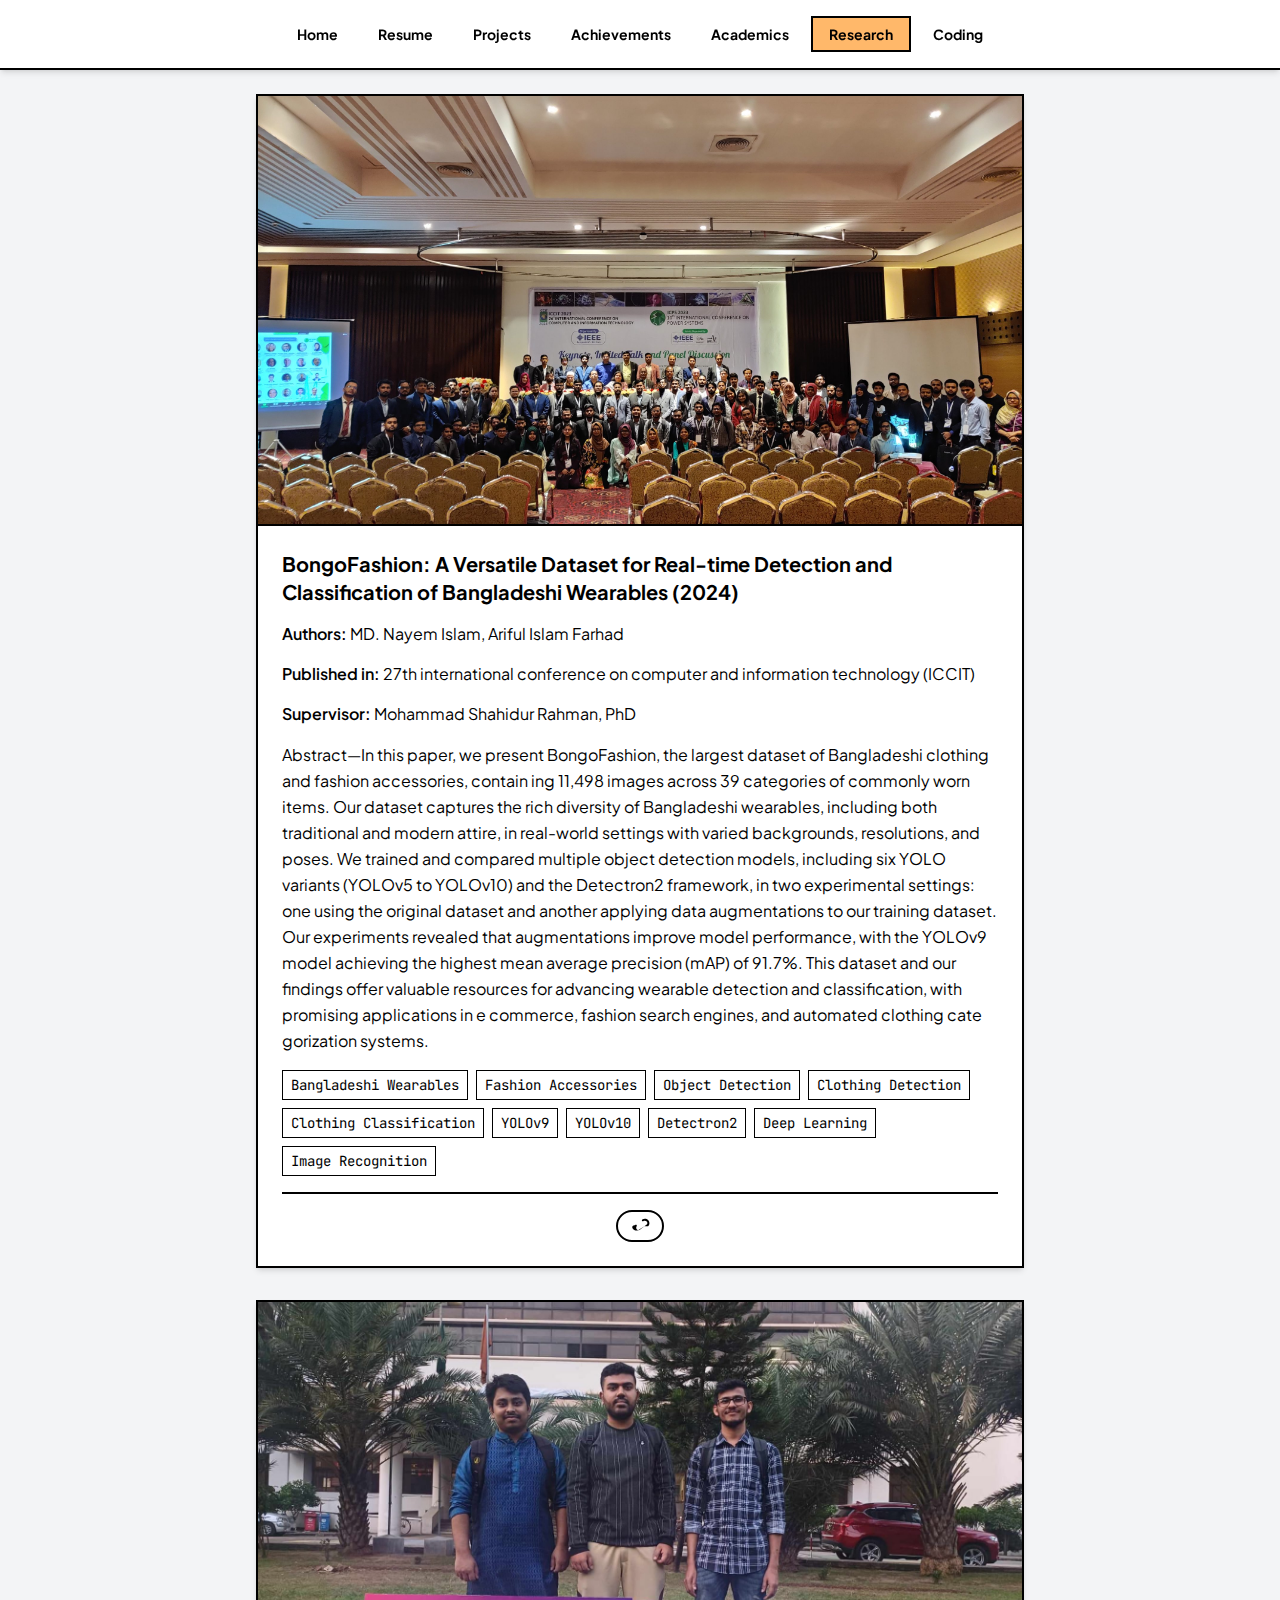
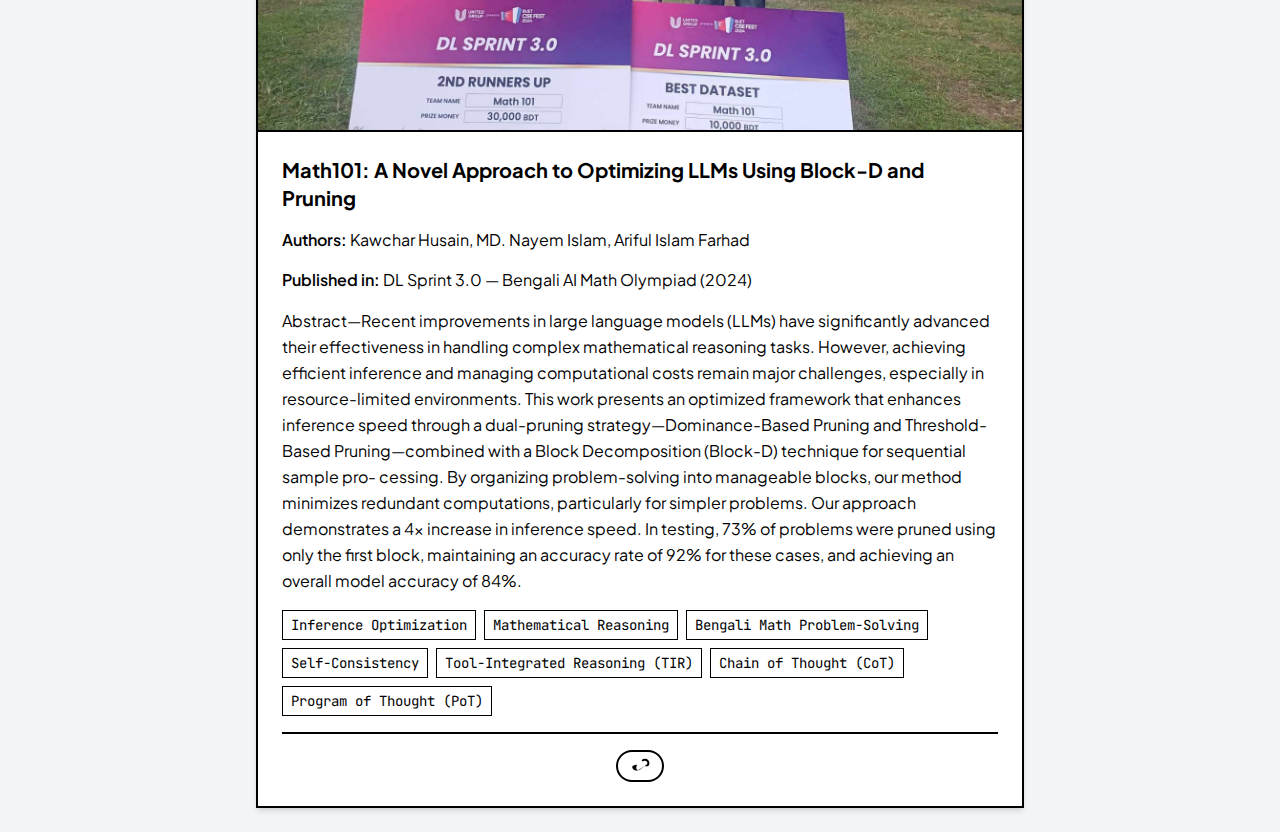
<file: research.html>
<!DOCTYPE html><html lang="en"><head><meta charSet="utf-8"/><meta name="viewport" content="width=device-width, initial-scale=1"/><link rel="stylesheet" href="/_next/static/css/e81551aa64f804d1.css" data-precedence="next"/><link rel="preload" as="script" fetchPriority="low" href="/_next/static/chunks/webpack-b62247d9222ab883.js"/><script src="/_next/static/chunks/4bd1b696-ea8457096315284e.js" async=""></script><script src="/_next/static/chunks/684-786dac65ce06c12d.js" async=""></script><script src="/_next/static/chunks/main-app-89a747995656dcfe.js" async=""></script><script src="/_next/static/chunks/874-58d2f7b217ecad8c.js" async=""></script><script src="/_next/static/chunks/app/layout-206c9fd67d3c2f16.js" async=""></script><script src="/_next/static/chunks/63-da59d4f3b5da0c11.js" async=""></script><script src="/_next/static/chunks/app/research/page-e612ed3eeae59717.js" async=""></script><title>Research | nayemislamzr</title><meta name="description" content="Nayem Islam ZR&#x27;s personal portfolio website."/><link rel="icon" href="/favicon.ico" type="image/x-icon" sizes="16x16"/><link rel="icon" href="/images/favicon_io/favicon.ico" sizes="any"/><link rel="icon" href="/images/favicon_io/favicon-16x16.png" type="image/png" sizes="16x16"/><link rel="icon" href="/images/favicon_io/favicon-32x32.png" type="image/png" sizes="32x32"/><link rel="apple-touch-icon" href="/images/favicon_io/apple-touch-icon.png"/><script src="/_next/static/chunks/polyfills-42372ed130431b0a.js" noModule=""></script></head><body class="bg-gray-100"> <!-- --> <nav class="sticky top-0 z-[999] flex items-center w-full px-4 md:px-8 h-[70px] bg-white border-b-2 border-black shadow-md"><header class="flex w-full items-center justify-between"><div class="flex items-center"></div><nav aria-label="Main" class="flex-1 items-center justify-center hidden lg:flex"><ul class="group flex list-none items-center justify-center space-x-1"><li><a class="group inline-flex h-9 w-max items-center justify-center px-4 py-2 text-sm font-bold transition-colors focus:outline-none border-2 text-black border-transparent hover:bg-orange-300 hover:border-black" href="/">Home</a></li><li><a class="group inline-flex h-9 w-max items-center justify-center px-4 py-2 text-sm font-bold transition-colors focus:outline-none border-2 text-black border-transparent hover:bg-orange-300 hover:border-black" href="/resume">Resume</a></li><li><a class="group inline-flex h-9 w-max items-center justify-center px-4 py-2 text-sm font-bold transition-colors focus:outline-none border-2 text-black border-transparent hover:bg-orange-300 hover:border-black" href="/projects">Projects</a></li><li><a class="group inline-flex h-9 w-max items-center justify-center px-4 py-2 text-sm font-bold transition-colors focus:outline-none border-2 text-black border-transparent hover:bg-orange-300 hover:border-black" href="/achievements">Achievements</a></li><li><a class="group inline-flex h-9 w-max items-center justify-center px-4 py-2 text-sm font-bold transition-colors focus:outline-none border-2 text-black border-transparent hover:bg-orange-300 hover:border-black" href="/academic">Academics</a></li><li><a class="group inline-flex h-9 w-max items-center justify-center px-4 py-2 text-sm font-bold transition-colors focus:outline-none border-2 bg-orange-300 text-black border-black" href="/research">Research</a></li><li><a class="group inline-flex h-9 w-max items-center justify-center px-4 py-2 text-sm font-bold transition-colors focus:outline-none border-2 text-black border-transparent hover:bg-orange-300 hover:border-black" href="/coding">Coding</a></li></ul></nav><div class="flex items-center gap-4"><button class="lg:hidden flex flex-col space-y-1.5 p-2 border-2 border-black bg-orange-300" aria-label="Toggle Menu"><div class="w-6 h-0.5 bg-black"></div><div class="w-6 h-0.5 bg-black"></div><div class="w-6 h-0.5 bg-black"></div></button></div></header></nav><div class="container mx-auto px-2 py-6 sm:px-6 lg:px-8"> <main class="w-full max-w-4xl mx-auto"> <div class="container mx-auto bg-gray-100"> <div class="flex flex-col items-center gap-8 w-full"><div class="flex flex-col flex-grow bg-white border-2 border-black rounded-none shadow-md w-full max-w-3xl overflow-hidden"> <div class="relative w-full aspect-video border-b-2 border-black"><img alt="BongoFashion: A Versatile Dataset for Real-time Detection and Classification of Bangladeshi Wearables  (2024) visual representation" loading="lazy" decoding="async" data-nimg="fill" class="object-cover" style="position:absolute;height:100%;width:100%;left:0;top:0;right:0;bottom:0;color:transparent" src="/images/iccit/conference.jpg"/></div><div class="flex flex-col gap-4 p-4 md:p-6"><h1 class="text-base md:text-xl font-bold text-black text-left">BongoFashion: A Versatile Dataset for Real-time Detection and Classification of Bangladeshi Wearables  (2024)</h1><div class="text-sm md:text-base text-black text-left font-sans"><span class="font-semibold">Authors:</span> <!-- -->MD. Nayem Islam, Ariful Islam Farhad</div><div class="text-sm md:text-base text-black text-left font-sans"><span class="font-semibold">Published in:</span> <!-- -->27th international conference on computer and information technology (ICCIT)</div><div class="text-sm md:text-base text-black text-left font-sans"><span class="font-semibold">Supervisor:</span> <!-- -->Mohammad Shahidur Rahman, PhD</div><p class="text-sm md:text-base text-black text-left font-sans leading-relaxed">Abstract—In this paper, we present BongoFashion, the largest
 dataset of Bangladeshi clothing and fashion accessories, contain
ing 11,498 images across 39 categories of commonly worn items.
 Our dataset captures the rich diversity of Bangladeshi wearables,
 including both traditional and modern attire, in real-world
 settings with varied backgrounds, resolutions, and poses. We
 trained and compared multiple object detection models, including
 six YOLO variants (YOLOv5 to YOLOv10) and the Detectron2
 framework, in two experimental settings: one using the original
 dataset and another applying data augmentations to our training
 dataset. Our experiments revealed that augmentations improve
 model performance, with the YOLOv9 model achieving the
 highest mean average precision (mAP) of 91.7%. This dataset
 and our findings offer valuable resources for advancing wearable
 detection and classification, with promising applications in e
commerce, fashion search engines, and automated clothing cate
gorization systems.</p><div class="text-xs md:text-sm font-mono text-black flex flex-wrap gap-2 items-center"><code class="bg-white border border-black p-1 px-2">Bangladeshi Wearables</code><code class="bg-white border border-black p-1 px-2">Fashion Accessories</code><code class="bg-white border border-black p-1 px-2">Object Detection</code><code class="bg-white border border-black p-1 px-2">Clothing Detection</code><code class="bg-white border border-black p-1 px-2">Clothing Classification</code><code class="bg-white border border-black p-1 px-2">YOLOv9</code><code class="bg-white border border-black p-1 px-2">YOLOv10</code><code class="bg-white border border-black p-1 px-2">Detectron2</code><code class="bg-white border border-black p-1 px-2">Deep Learning</code><code class="bg-white border border-black p-1 px-2">Image Recognition</code></div><div class="flex justify-center items-center border-t-2 border-black pt-4 mt-auto"> <div class="flex flex-row gap-4 items-center justify-center border-2 border-black rounded-full px-3 py-1"><a target="_blank" rel="noopener noreferrer" class="text-black hover:opacity-75 transition-opacity" href="https://drive.google.com/file/d/1OAtw3k61vILLWuaUcjO-GDas5de9sE8w/view"><svg aria-hidden="true" focusable="false" data-prefix="fas" data-icon="link" class="svg-inline--fa fa-link h-5 w-5" role="img" xmlns="http://www.w3.org/2000/svg" viewBox="0 0 640 512" color="black"><path fill="currentColor" d="M579.8 267.7c56.5-56.5 56.5-148 0-204.5c-50-50-128.8-56.5-186.3-15.4l-1.6 1.1c-14.4 10.3-17.7 30.3-7.4 44.6s30.3 17.7 44.6 7.4l1.6-1.1c32.1-22.9 76-19.3 103.8 8.6c28.5 28.5 28.5 74.8 0 103.3L325.1 369.8c-28.5 28.5-74.8 28.5-103.3 0c-27.9-27.9-31.5-71.8-8.6-103.8l1.1-1.6c10.3-14.4 6.9-34.4-7.4-44.6s-34.4-6.9-44.6 7.4l-1.1 1.6C60.2 227.2 53.7 306 103.7 356.1c56.5 56.5 148 56.5 204.5 0L459.7 267.7z"></path></svg> </a> </div></div> </div></div><div class="flex flex-col flex-grow bg-white border-2 border-black rounded-none shadow-md w-full max-w-3xl overflow-hidden"> <div class="relative w-full aspect-video border-b-2 border-black"><img alt="Math101: A Novel Approach to Optimizing LLMs Using Block-D and Pruning visual representation" loading="lazy" decoding="async" data-nimg="fill" class="object-cover" style="position:absolute;height:100%;width:100%;left:0;top:0;right:0;bottom:0;color:transparent" src="/images/dl-sprint-3/team_photo2.jpeg"/></div><div class="flex flex-col gap-4 p-4 md:p-6"><h1 class="text-base md:text-xl font-bold text-black text-left">Math101: A Novel Approach to Optimizing LLMs Using Block-D and Pruning</h1><div class="text-sm md:text-base text-black text-left font-sans"><span class="font-semibold">Authors:</span> <!-- -->Kawchar Husain, MD. Nayem Islam, Ariful Islam Farhad</div><div class="text-sm md:text-base text-black text-left font-sans"><span class="font-semibold">Published in:</span> <!-- -->DL Sprint 3.0 — Bengali AI Math Olympiad (2024)</div><p class="text-sm md:text-base text-black text-left font-sans leading-relaxed">Abstract—Recent improvements in large language models
(LLMs) have significantly advanced their effectiveness in handling complex mathematical reasoning tasks. However, achieving efficient inference and managing computational costs remain major challenges, especially in resource-limited environments.

This work presents an optimized framework that enhances inference speed through a dual-pruning strategy—Dominance-Based Pruning and Threshold-Based Pruning—combined with a Block Decomposition (Block-D) technique for sequential sample pro-
cessing. By organizing problem-solving into manageable blocks, our method minimizes redundant computations, particularly for
simpler problems. Our approach demonstrates a 4x increase in
inference speed. In testing, 73% of problems were pruned using
only the first block, maintaining an accuracy rate of 92% for
these cases, and achieving an overall model accuracy of 84%.</p><div class="text-xs md:text-sm font-mono text-black flex flex-wrap gap-2 items-center"><code class="bg-white border border-black p-1 px-2">Inference Optimization</code><code class="bg-white border border-black p-1 px-2">Mathematical Reasoning</code><code class="bg-white border border-black p-1 px-2">Bengali Math Problem-Solving</code><code class="bg-white border border-black p-1 px-2">Self-Consistency</code><code class="bg-white border border-black p-1 px-2">Tool-Integrated Reasoning (TIR)</code><code class="bg-white border border-black p-1 px-2">Chain of Thought (CoT)</code><code class="bg-white border border-black p-1 px-2">Program of Thought (PoT)</code></div><div class="flex justify-center items-center border-t-2 border-black pt-4 mt-auto"> <div class="flex flex-row gap-4 items-center justify-center border-2 border-black rounded-full px-3 py-1"><a target="_blank" rel="noopener noreferrer" class="text-black hover:opacity-75 transition-opacity" href="https://drive.google.com/file/d/104aOs0PB3hamEdFtRfT_35-wGiu-rtdC/view"><svg aria-hidden="true" focusable="false" data-prefix="fas" data-icon="link" class="svg-inline--fa fa-link h-5 w-5" role="img" xmlns="http://www.w3.org/2000/svg" viewBox="0 0 640 512" color="black"><path fill="currentColor" d="M579.8 267.7c56.5-56.5 56.5-148 0-204.5c-50-50-128.8-56.5-186.3-15.4l-1.6 1.1c-14.4 10.3-17.7 30.3-7.4 44.6s30.3 17.7 44.6 7.4l1.6-1.1c32.1-22.9 76-19.3 103.8 8.6c28.5 28.5 28.5 74.8 0 103.3L325.1 369.8c-28.5 28.5-74.8 28.5-103.3 0c-27.9-27.9-31.5-71.8-8.6-103.8l1.1-1.6c10.3-14.4 6.9-34.4-7.4-44.6s-34.4-6.9-44.6 7.4l-1.1 1.6C60.2 227.2 53.7 306 103.7 356.1c56.5 56.5 148 56.5 204.5 0L459.7 267.7z"></path></svg> </a> </div></div> </div></div></div></div></main></div><script src="/_next/static/chunks/webpack-b62247d9222ab883.js" async=""></script><script>(self.__next_f=self.__next_f||[]).push([0])</script><script>self.__next_f.push([1,"1:\"$Sreact.fragment\"\n2:I[5494,[\"874\",\"static/chunks/874-58d2f7b217ecad8c.js\",\"177\",\"static/chunks/app/layout-206c9fd67d3c2f16.js\"],\"default\"]\n3:I[8691,[\"874\",\"static/chunks/874-58d2f7b217ecad8c.js\",\"177\",\"static/chunks/app/layout-206c9fd67d3c2f16.js\"],\"default\"]\n4:I[7555,[],\"\"]\n5:I[1295,[],\"\"]\n6:I[3063,[\"63\",\"static/chunks/63-da59d4f3b5da0c11.js\",\"874\",\"static/chunks/874-58d2f7b217ecad8c.js\",\"322\",\"static/chunks/app/research/page-e612ed3eeae59717.js\"],\"Image\"]\n8:I[6874,[\"63\",\"static/chunks/63-da59d4f3b5da0c11.js\",\"874\",\"static/chunks/874-58d2f7b217ecad8c.js\",\"322\",\"static/chunks/app/research/page-e612ed3eeae59717.js\"],\"\"]\n9:I[9665,[],\"OutletBoundary\"]\nc:I[9665,[],\"ViewportBoundary\"]\ne:I[9665,[],\"MetadataBoundary\"]\n10:I[6614,[],\"\"]\n:HL[\"/_next/static/css/e81551aa64f804d1.css\",\"style\"]\n7:T402,Abstract—In this paper, we present BongoFashion, the largest\n dataset of Bangladeshi clothing and fashion accessories, contain\ning 11,498 images across 39 categories of commonly worn items.\n Our dataset captures the rich diversity of Bangladeshi wearables,\n including both traditional and modern attire, in real-world\n settings with varied backgrounds, resolutions, and poses. We\n trained and compared multiple object detection models, including\n six YOLO variants (YOLOv5 to YOLOv10) and the Detectron2\n framework, in two experimental settings: one using the original\n dataset and another applying data augmentations to our training\n dataset. Our experiments revealed that augmentations improve\n model performance, with the YOLOv9 model achieving the\n highest mean average precision (mAP) of 91.7%. This dataset\n and our findings offer valuable resources for advancing wearable\n detection and classification, with promising applications in e\ncommerce, fashion search engines, and automated clothing cate\ngorization systems."])</script><script>self.__next_f.push([1,"0:{\"P\":null,\"b\":\"K_B3X3MlXl9GfDCEkUWdU\",\"p\":\"\",\"c\":[\"\",\"research\"],\"i\":false,\"f\":[[[\"\",{\"children\":[\"research\",{\"children\":[\"__PAGE__\",{}]}]},\"$undefined\",\"$undefined\",true],[\"\",[\"$\",\"$1\",\"c\",{\"children\":[[[\"$\",\"link\",\"0\",{\"rel\":\"stylesheet\",\"href\":\"/_next/static/css/e81551aa64f804d1.css\",\"precedence\":\"next\",\"crossOrigin\":\"$undefined\",\"nonce\":\"$undefined\"}]],[\"$\",\"html\",null,{\"lang\":\"en\",\"children\":[\"$\",\"body\",null,{\"className\":\"bg-gray-100\",\"children\":[\" \",[\"$\",\"$L2\",null,{}],[\"$\",\"$L3\",null,{\"children\":[\"$\",\"$L4\",null,{\"parallelRouterKey\":\"children\",\"error\":\"$undefined\",\"errorStyles\":\"$undefined\",\"errorScripts\":\"$undefined\",\"template\":[\"$\",\"$L5\",null,{}],\"templateStyles\":\"$undefined\",\"templateScripts\":\"$undefined\",\"notFound\":[[[\"$\",\"title\",null,{\"children\":\"404: This page could not be found.\"}],[\"$\",\"div\",null,{\"style\":{\"fontFamily\":\"system-ui,\\\"Segoe UI\\\",Roboto,Helvetica,Arial,sans-serif,\\\"Apple Color Emoji\\\",\\\"Segoe UI Emoji\\\"\",\"height\":\"100vh\",\"textAlign\":\"center\",\"display\":\"flex\",\"flexDirection\":\"column\",\"alignItems\":\"center\",\"justifyContent\":\"center\"},\"children\":[\"$\",\"div\",null,{\"children\":[[\"$\",\"style\",null,{\"dangerouslySetInnerHTML\":{\"__html\":\"body{color:#000;background:#fff;margin:0}.next-error-h1{border-right:1px solid rgba(0,0,0,.3)}@media (prefers-color-scheme:dark){body{color:#fff;background:#000}.next-error-h1{border-right:1px solid rgba(255,255,255,.3)}}\"}}],[\"$\",\"h1\",null,{\"className\":\"next-error-h1\",\"style\":{\"display\":\"inline-block\",\"margin\":\"0 20px 0 0\",\"padding\":\"0 23px 0 0\",\"fontSize\":24,\"fontWeight\":500,\"verticalAlign\":\"top\",\"lineHeight\":\"49px\"},\"children\":404}],[\"$\",\"div\",null,{\"style\":{\"display\":\"inline-block\"},\"children\":[\"$\",\"h2\",null,{\"style\":{\"fontSize\":14,\"fontWeight\":400,\"lineHeight\":\"49px\",\"margin\":0},\"children\":\"This page could not be found.\"}]}]]}]}]],[]],\"forbidden\":\"$undefined\",\"unauthorized\":\"$undefined\"}]}]]}]}]]}],{\"children\":[\"research\",[\"$\",\"$1\",\"c\",{\"children\":[null,[\"$\",\"$L4\",null,{\"parallelRouterKey\":\"children\",\"error\":\"$undefined\",\"errorStyles\":\"$undefined\",\"errorScripts\":\"$undefined\",\"template\":[\"$\",\"$L5\",null,{}],\"templateStyles\":\"$undefined\",\"templateScripts\":\"$undefined\",\"notFound\":\"$undefined\",\"forbidden\":\"$undefined\",\"unauthorized\":\"$undefined\"}]]}],{\"children\":[\"__PAGE__\",[\"$\",\"$1\",\"c\",{\"children\":[[\"$\",\"div\",null,{\"className\":\"container mx-auto bg-gray-100\",\"children\":[\" \",[\"$\",\"div\",null,{\"className\":\"flex flex-col items-center gap-8 w-full\",\"children\":[[\"$\",\"div\",\"1\",{\"className\":\"flex flex-col flex-grow bg-white border-2 border-black rounded-none shadow-md w-full max-w-3xl overflow-hidden\",\"children\":[\" \",[\"$\",\"div\",null,{\"className\":\"relative w-full aspect-video border-b-2 border-black\",\"children\":[\"$\",\"$L6\",null,{\"src\":\"/images/iccit/conference.jpg\",\"alt\":\"BongoFashion: A Versatile Dataset for Real-time Detection and Classification of Bangladeshi Wearables  (2024) visual representation\",\"fill\":true,\"className\":\"object-cover\",\"loading\":\"lazy\"}]}],[\"$\",\"div\",null,{\"className\":\"flex flex-col gap-4 p-4 md:p-6\",\"children\":[[\"$\",\"h1\",null,{\"className\":\"text-base md:text-xl font-bold text-black text-left\",\"children\":\"BongoFashion: A Versatile Dataset for Real-time Detection and Classification of Bangladeshi Wearables  (2024)\"}],[\"$\",\"div\",null,{\"className\":\"text-sm md:text-base text-black text-left font-sans\",\"children\":[[\"$\",\"span\",null,{\"className\":\"font-semibold\",\"children\":\"Authors:\"}],\" \",\"MD. Nayem Islam, Ariful Islam Farhad\"]}],[\"$\",\"div\",null,{\"className\":\"text-sm md:text-base text-black text-left font-sans\",\"children\":[[\"$\",\"span\",null,{\"className\":\"font-semibold\",\"children\":\"Published in:\"}],\" \",\"27th international conference on computer and information technology (ICCIT)\"]}],[\"$\",\"div\",null,{\"className\":\"text-sm md:text-base text-black text-left font-sans\",\"children\":[[\"$\",\"span\",null,{\"className\":\"font-semibold\",\"children\":\"Supervisor:\"}],\" \",\"Mohammad Shahidur Rahman, PhD\"]}],[\"$\",\"p\",null,{\"className\":\"text-sm md:text-base text-black text-left font-sans leading-relaxed\",\"children\":\"$7\"}],[\"$\",\"div\",null,{\"className\":\"text-xs md:text-sm font-mono text-black flex flex-wrap gap-2 items-center\",\"children\":[[\"$\",\"code\",\"0\",{\"className\":\"bg-white border border-black p-1 px-2\",\"children\":\"Bangladeshi Wearables\"}],[\"$\",\"code\",\"1\",{\"className\":\"bg-white border border-black p-1 px-2\",\"children\":\"Fashion Accessories\"}],[\"$\",\"code\",\"2\",{\"className\":\"bg-white border border-black p-1 px-2\",\"children\":\"Object Detection\"}],[\"$\",\"code\",\"3\",{\"className\":\"bg-white border border-black p-1 px-2\",\"children\":\"Clothing Detection\"}],[\"$\",\"code\",\"4\",{\"className\":\"bg-white border border-black p-1 px-2\",\"children\":\"Clothing Classification\"}],[\"$\",\"code\",\"5\",{\"className\":\"bg-white border border-black p-1 px-2\",\"children\":\"YOLOv9\"}],[\"$\",\"code\",\"6\",{\"className\":\"bg-white border border-black p-1 px-2\",\"children\":\"YOLOv10\"}],[\"$\",\"code\",\"7\",{\"className\":\"bg-white border border-black p-1 px-2\",\"children\":\"Detectron2\"}],[\"$\",\"code\",\"8\",{\"className\":\"bg-white border border-black p-1 px-2\",\"children\":\"Deep Learning\"}],[\"$\",\"code\",\"9\",{\"className\":\"bg-white border border-black p-1 px-2\",\"children\":\"Image Recognition\"}]]}],[\"$\",\"div\",null,{\"className\":\"flex justify-center items-center border-t-2 border-black pt-4 mt-auto\",\"children\":[\" \",[\"$\",\"div\",null,{\"className\":\"flex flex-row gap-4 items-center justify-center border-2 border-black rounded-full px-3 py-1\",\"children\":[\"$undefined\",[\"$\",\"$L8\",\"paper-link\",{\"href\":\"https://drive.google.com/file/d/1OAtw3k61vILLWuaUcjO-GDas5de9sE8w/view\",\"target\":\"_blank\",\"rel\":\"noopener noreferrer\",\"className\":\"text-black hover:opacity-75 transition-opacity\",\"children\":[[\"$\",\"svg\",null,{\"aria-hidden\":\"true\",\"focusable\":\"false\",\"data-prefix\":\"fas\",\"data-icon\":\"link\",\"className\":\"svg-inline--fa fa-link h-5 w-5\",\"role\":\"img\",\"xmlns\":\"http://www.w3.org/2000/svg\",\"viewBox\":\"0 0 640 512\",\"color\":\"black\",\"children\":[\"$\",\"path\",null,{\"fill\":\"currentColor\",\"d\":\"M579.8 267.7c56.5-56.5 56.5-148 0-204.5c-50-50-128.8-56.5-186.3-15.4l-1.6 1.1c-14.4 10.3-17.7 30.3-7.4 44.6s30.3 17.7 44.6 7.4l1.6-1.1c32.1-22.9 76-19.3 103.8 8.6c28.5 28.5 28.5 74.8 0 103.3L325.1 369.8c-28.5 28.5-74.8 28.5-103.3 0c-27.9-27.9-31.5-71.8-8.6-103.8l1.1-1.6c10.3-14.4 6.9-34.4-7.4-44.6s-34.4-6.9-44.6 7.4l-1.1 1.6C60.2 227.2 53.7 306 103.7 356.1c56.5 56.5 148 56.5 204.5 0L459.7 267.7z\"}]}],\" \"]}],\" \"]}]]}],\" \"]}]]}],[\"$\",\"div\",\"2\",{\"className\":\"flex flex-col flex-grow bg-white border-2 border-black rounded-none shadow-md w-full max-w-3xl overflow-hidden\",\"children\":[\" \",[\"$\",\"div\",null,{\"className\":\"relative w-full aspect-video border-b-2 border-black\",\"children\":[\"$\",\"$L6\",null,{\"src\":\"/images/dl-sprint-3/team_photo2.jpeg\",\"alt\":\"Math101: A Novel Approach to Optimizing LLMs Using Block-D and Pruning visual representation\",\"fill\":true,\"className\":\"object-cover\",\"loading\":\"lazy\"}]}],[\"$\",\"div\",null,{\"className\":\"flex flex-col gap-4 p-4 md:p-6\",\"children\":[[\"$\",\"h1\",null,{\"className\":\"text-base md:text-xl font-bold text-black text-left\",\"children\":\"Math101: A Novel Approach to Optimizing LLMs Using Block-D and Pruning\"}],[\"$\",\"div\",null,{\"className\":\"text-sm md:text-base text-black text-left font-sans\",\"children\":[[\"$\",\"span\",null,{\"className\":\"font-semibold\",\"children\":\"Authors:\"}],\" \",\"Kawchar Husain, MD. Nayem Islam, Ariful Islam Farhad\"]}],[\"$\",\"div\",null,{\"className\":\"text-sm md:text-base text-black text-left font-sans\",\"children\":[[\"$\",\"span\",null,{\"className\":\"font-semibold\",\"children\":\"Published in:\"}],\" \",\"DL Sprint 3.0 — Bengali AI Math Olympiad (2024)\"]}],\"$undefined\",[\"$\",\"p\",null,{\"className\":\"text-sm md:text-base text-black text-left font-sans leading-relaxed\",\"children\":\"Abstract—Recent improvements in large language models\\n(LLMs) have significantly advanced their effectiveness in handling complex mathematical reasoning tasks. However, achieving efficient inference and managing computational costs remain major challenges, especially in resource-limited environments.\\n\\nThis work presents an optimized framework that enhances inference speed through a dual-pruning strategy—Dominance-Based Pruning and Threshold-Based Pruning—combined with a Block Decomposition (Block-D) technique for sequential sample pro-\\ncessing. By organizing problem-solving into manageable blocks, our method minimizes redundant computations, particularly for\\nsimpler problems. Our approach demonstrates a 4x increase in\\ninference speed. In testing, 73% of problems were pruned using\\nonly the first block, maintaining an accuracy rate of 92% for\\nthese cases, and achieving an overall model accuracy of 84%.\"}],[\"$\",\"div\",null,{\"className\":\"text-xs md:text-sm font-mono text-black flex flex-wrap gap-2 items-center\",\"children\":[[\"$\",\"code\",\"0\",{\"className\":\"bg-white border border-black p-1 px-2\",\"children\":\"Inference Optimization\"}],[\"$\",\"code\",\"1\",{\"className\":\"bg-white border border-black p-1 px-2\",\"children\":\"Mathematical Reasoning\"}],[\"$\",\"code\",\"2\",{\"className\":\"bg-white border border-black p-1 px-2\",\"children\":\"Bengali Math Problem-Solving\"}],[\"$\",\"code\",\"3\",{\"className\":\"bg-white border border-black p-1 px-2\",\"children\":\"Self-Consistency\"}],[\"$\",\"code\",\"4\",{\"className\":\"bg-white border border-black p-1 px-2\",\"children\":\"Tool-Integrated Reasoning (TIR)\"}],[\"$\",\"code\",\"5\",{\"className\":\"bg-white border border-black p-1 px-2\",\"children\":\"Chain of Thought (CoT)\"}],[\"$\",\"code\",\"6\",{\"className\":\"bg-white border border-black p-1 px-2\",\"children\":\"Program of Thought (PoT)\"}]]}],[\"$\",\"div\",null,{\"className\":\"flex justify-center items-center border-t-2 border-black pt-4 mt-auto\",\"children\":[\" \",[\"$\",\"div\",null,{\"className\":\"flex flex-row gap-4 items-center justify-center border-2 border-black rounded-full px-3 py-1\",\"children\":[\"$undefined\",[\"$\",\"$L8\",\"paper-link\",{\"href\":\"https://drive.google.com/file/d/104aOs0PB3hamEdFtRfT_35-wGiu-rtdC/view\",\"target\":\"_blank\",\"rel\":\"noopener noreferrer\",\"className\":\"text-black hover:opacity-75 transition-opacity\",\"children\":[[\"$\",\"svg\",null,{\"aria-hidden\":\"true\",\"focusable\":\"false\",\"data-prefix\":\"fas\",\"data-icon\":\"link\",\"className\":\"svg-inline--fa fa-link h-5 w-5\",\"role\":\"img\",\"xmlns\":\"http://www.w3.org/2000/svg\",\"viewBox\":\"0 0 640 512\",\"color\":\"black\",\"children\":[\"$\",\"path\",null,{\"fill\":\"currentColor\",\"d\":\"M579.8 267.7c56.5-56.5 56.5-148 0-204.5c-50-50-128.8-56.5-186.3-15.4l-1.6 1.1c-14.4 10.3-17.7 30.3-7.4 44.6s30.3 17.7 44.6 7.4l1.6-1.1c32.1-22.9 76-19.3 103.8 8.6c28.5 28.5 28.5 74.8 0 103.3L325.1 369.8c-28.5 28.5-74.8 28.5-103.3 0c-27.9-27.9-31.5-71.8-8.6-103.8l1.1-1.6c10.3-14.4 6.9-34.4-7.4-44.6s-34.4-6.9-44.6 7.4l-1.1 1.6C60.2 227.2 53.7 306 103.7 356.1c56.5 56.5 148 56.5 204.5 0L459.7 267.7z\"}]}],\" \"]}],\" \"]}]]}],\" \"]}]]}]]}],false]}],\"$undefined\",null,[\"$\",\"$L9\",null,{\"children\":[\"$La\",\"$Lb\",null]}]]}],{},null,false]},null,false]},null,false],[\"$\",\"$1\",\"h\",{\"children\":[null,[\"$\",\"$1\",\"Nmqz4hmnfCst8Vi7vtNAD\",{\"children\":[[\"$\",\"$Lc\",null,{\"children\":\"$Ld\"}],null]}],[\"$\",\"$Le\",null,{\"children\":\"$Lf\"}]]}],false]],\"m\":\"$undefined\",\"G\":[\"$10\",\"$undefined\"],\"s\":false,\"S\":true}\n"])</script><script>self.__next_f.push([1,"d:[[\"$\",\"meta\",\"0\",{\"charSet\":\"utf-8\"}],[\"$\",\"meta\",\"1\",{\"name\":\"viewport\",\"content\":\"width=device-width, initial-scale=1\"}]]\na:null\n"])</script><script>self.__next_f.push([1,"b:null\nf:[[\"$\",\"title\",\"0\",{\"children\":\"Research | nayemislamzr\"}],[\"$\",\"meta\",\"1\",{\"name\":\"description\",\"content\":\"Nayem Islam ZR's personal portfolio website.\"}],[\"$\",\"link\",\"2\",{\"rel\":\"icon\",\"href\":\"/favicon.ico\",\"type\":\"image/x-icon\",\"sizes\":\"16x16\"}],[\"$\",\"link\",\"3\",{\"rel\":\"icon\",\"href\":\"/images/favicon_io/favicon.ico\",\"sizes\":\"any\"}],[\"$\",\"link\",\"4\",{\"rel\":\"icon\",\"href\":\"/images/favicon_io/favicon-16x16.png\",\"type\":\"image/png\",\"sizes\":\"16x16\"}],[\"$\",\"link\",\"5\",{\"rel\":\"icon\",\"href\":\"/images/favicon_io/favicon-32x32.png\",\"type\":\"image/png\",\"sizes\":\"32x32\"}],[\"$\",\"link\",\"6\",{\"rel\":\"apple-touch-icon\",\"href\":\"/images/favicon_io/apple-touch-icon.png\"}]]\n"])</script></body></html>
</file>
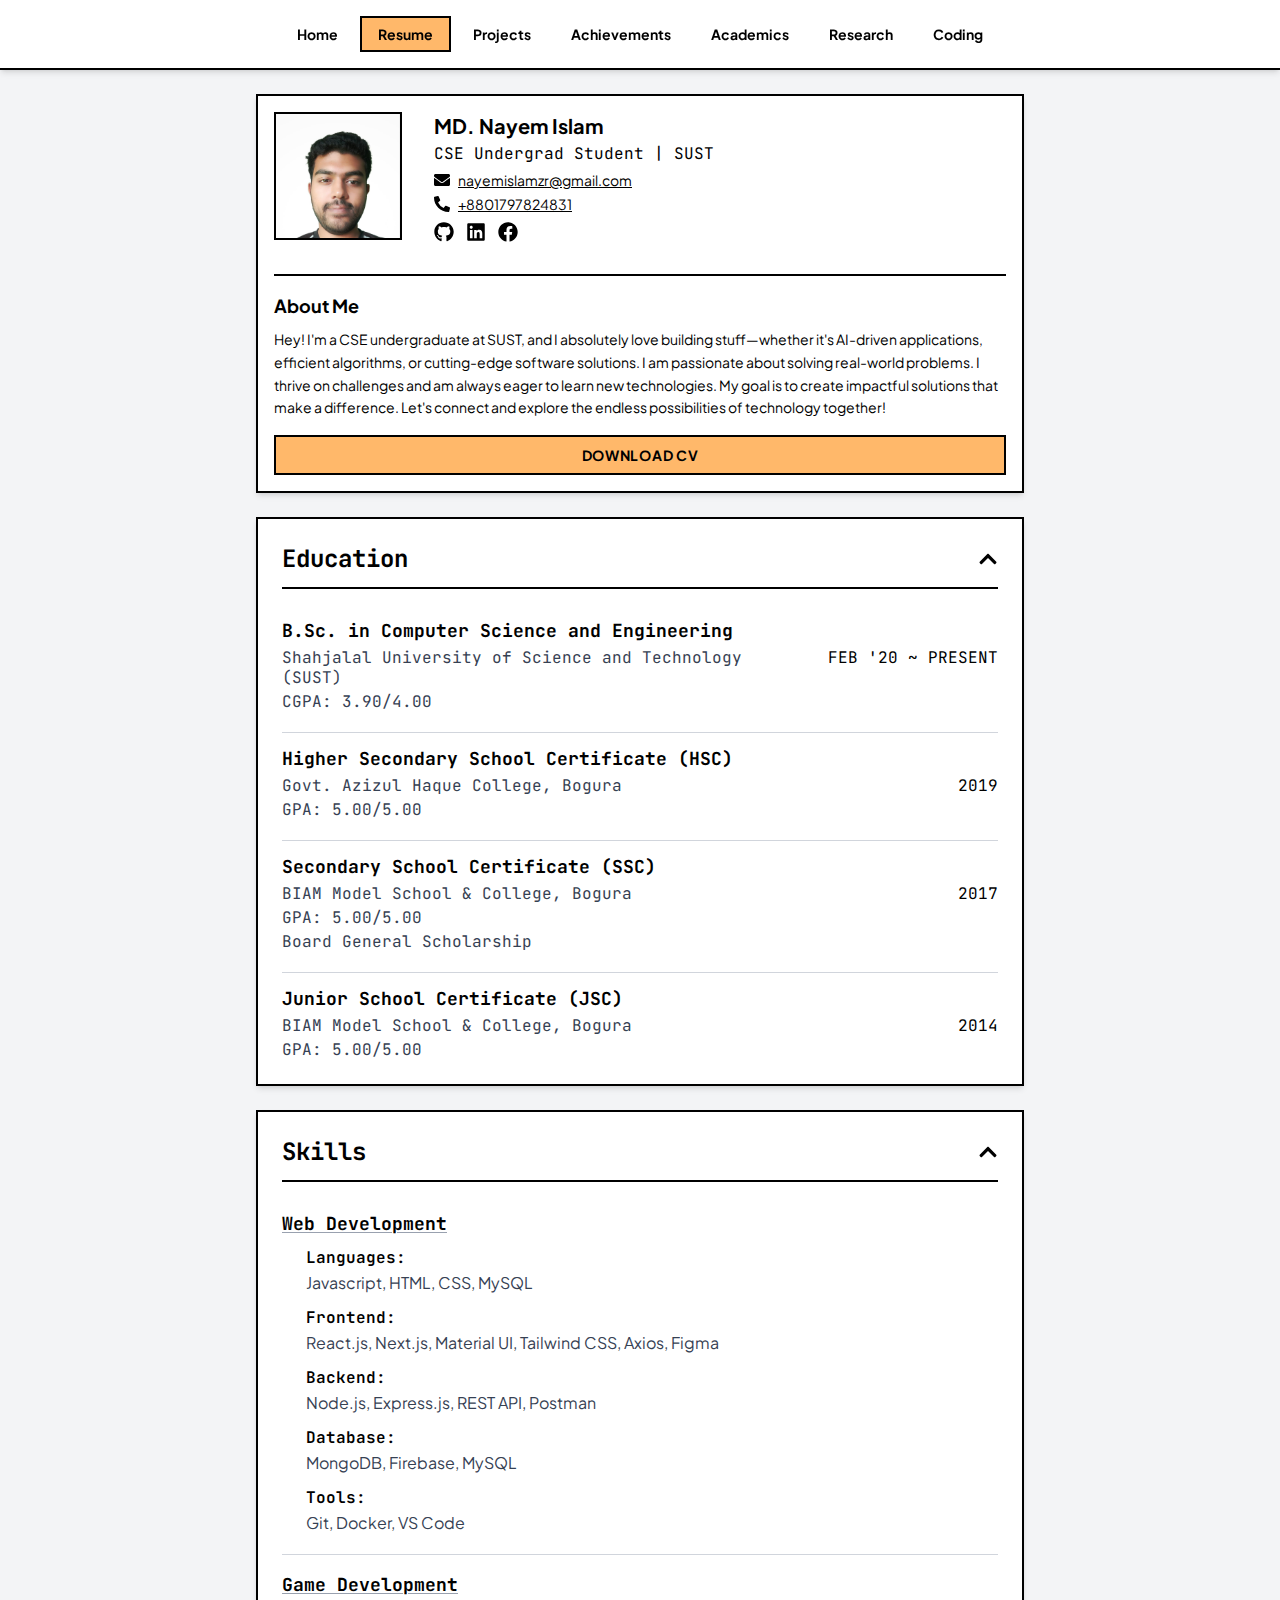
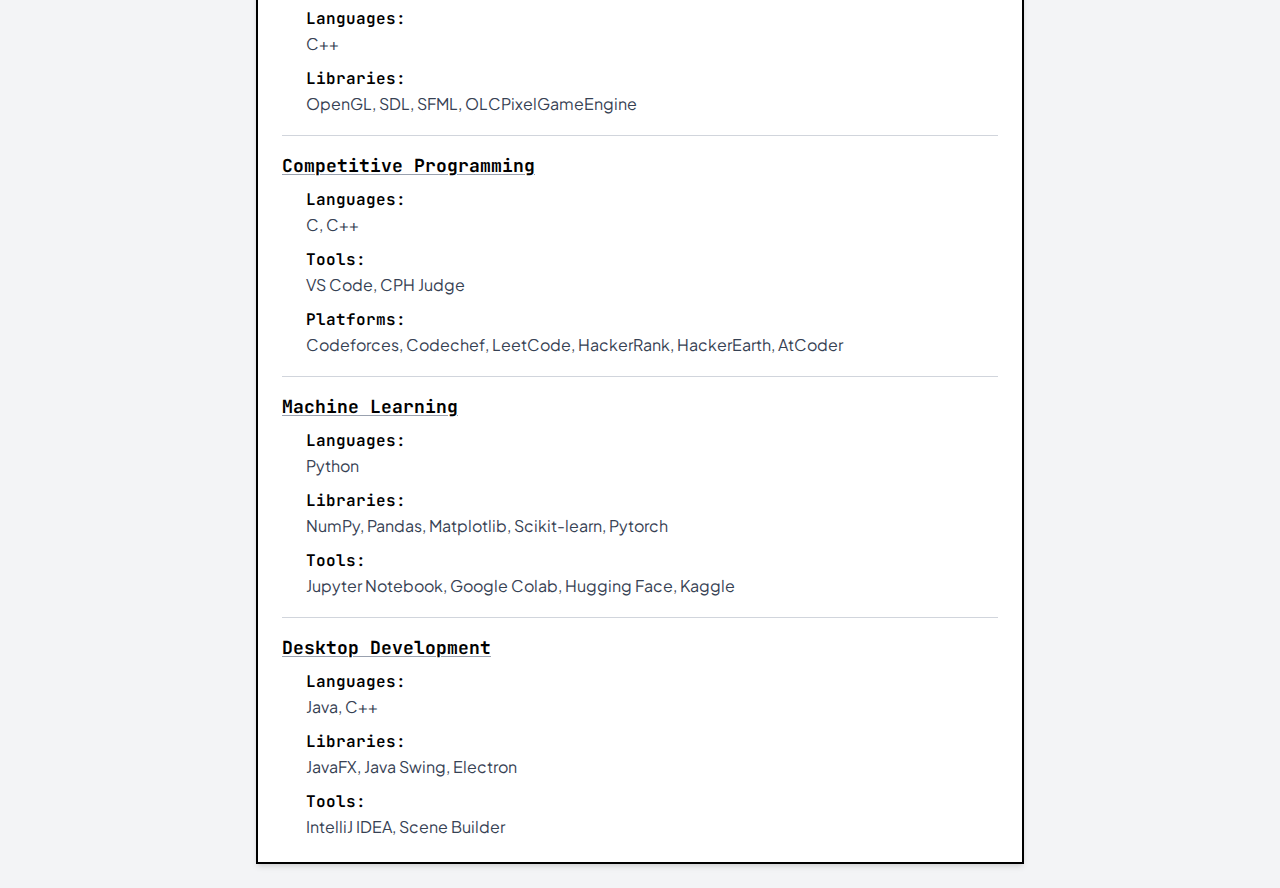
<file: resume.html>
<!DOCTYPE html><html lang="en"><head><meta charSet="utf-8"/><meta name="viewport" content="width=device-width, initial-scale=1"/><link rel="preload" as="image" href="/profile.jpeg"/><link rel="stylesheet" href="/_next/static/css/e81551aa64f804d1.css" data-precedence="next"/><link rel="preload" as="script" fetchPriority="low" href="/_next/static/chunks/webpack-b62247d9222ab883.js"/><script src="/_next/static/chunks/4bd1b696-ea8457096315284e.js" async=""></script><script src="/_next/static/chunks/684-786dac65ce06c12d.js" async=""></script><script src="/_next/static/chunks/main-app-89a747995656dcfe.js" async=""></script><script src="/_next/static/chunks/874-58d2f7b217ecad8c.js" async=""></script><script src="/_next/static/chunks/app/layout-206c9fd67d3c2f16.js" async=""></script><script src="/_next/static/chunks/8e1d74a4-8c6af6303b9edf96.js" async=""></script><script src="/_next/static/chunks/63-da59d4f3b5da0c11.js" async=""></script><script src="/_next/static/chunks/app/resume/page-6b7bdd391ef226f5.js" async=""></script><title>Resume | nayemislamzr</title><meta name="description" content="Nayem Islam ZR&#x27;s personal portfolio website."/><link rel="icon" href="/favicon.ico" type="image/x-icon" sizes="16x16"/><link rel="icon" href="/images/favicon_io/favicon.ico" sizes="any"/><link rel="icon" href="/images/favicon_io/favicon-16x16.png" type="image/png" sizes="16x16"/><link rel="icon" href="/images/favicon_io/favicon-32x32.png" type="image/png" sizes="32x32"/><link rel="apple-touch-icon" href="/images/favicon_io/apple-touch-icon.png"/><script src="/_next/static/chunks/polyfills-42372ed130431b0a.js" noModule=""></script></head><body class="bg-gray-100"> <!-- --> <nav class="sticky top-0 z-[999] flex items-center w-full px-4 md:px-8 h-[70px] bg-white border-b-2 border-black shadow-md"><header class="flex w-full items-center justify-between"><div class="flex items-center"></div><nav aria-label="Main" class="flex-1 items-center justify-center hidden lg:flex"><ul class="group flex list-none items-center justify-center space-x-1"><li><a class="group inline-flex h-9 w-max items-center justify-center px-4 py-2 text-sm font-bold transition-colors focus:outline-none border-2 text-black border-transparent hover:bg-orange-300 hover:border-black" href="/">Home</a></li><li><a class="group inline-flex h-9 w-max items-center justify-center px-4 py-2 text-sm font-bold transition-colors focus:outline-none border-2 bg-orange-300 text-black border-black" href="/resume">Resume</a></li><li><a class="group inline-flex h-9 w-max items-center justify-center px-4 py-2 text-sm font-bold transition-colors focus:outline-none border-2 text-black border-transparent hover:bg-orange-300 hover:border-black" href="/projects">Projects</a></li><li><a class="group inline-flex h-9 w-max items-center justify-center px-4 py-2 text-sm font-bold transition-colors focus:outline-none border-2 text-black border-transparent hover:bg-orange-300 hover:border-black" href="/achievements">Achievements</a></li><li><a class="group inline-flex h-9 w-max items-center justify-center px-4 py-2 text-sm font-bold transition-colors focus:outline-none border-2 text-black border-transparent hover:bg-orange-300 hover:border-black" href="/academic">Academics</a></li><li><a class="group inline-flex h-9 w-max items-center justify-center px-4 py-2 text-sm font-bold transition-colors focus:outline-none border-2 text-black border-transparent hover:bg-orange-300 hover:border-black" href="/research">Research</a></li><li><a class="group inline-flex h-9 w-max items-center justify-center px-4 py-2 text-sm font-bold transition-colors focus:outline-none border-2 text-black border-transparent hover:bg-orange-300 hover:border-black" href="/coding">Coding</a></li></ul></nav><div class="flex items-center gap-4"><button class="lg:hidden flex flex-col space-y-1.5 p-2 border-2 border-black bg-orange-300" aria-label="Toggle Menu"><div class="w-6 h-0.5 bg-black"></div><div class="w-6 h-0.5 bg-black"></div><div class="w-6 h-0.5 bg-black"></div></button></div></header></nav><div class="container mx-auto px-2 py-6 sm:px-6 lg:px-8"> <main class="w-full max-w-4xl mx-auto"> <div class="flex flex-col items-center gap-6"> <div class="w-full max-w-3xl"> <div class="bg-white rounded-none shadow-md border-2 border-black p-4 text-black flex flex-col w-full max-w-3xl"> <div class="flex flex-col sm:flex-row items-center sm:items-start mb-4"> <div class="mb-4 sm:mb-0 sm:mr-4 flex-shrink-0"> <div class="avatar opacity-100 mr-4 flex-shrink-0"><div class="w-32 h-32 relative border-2 border-black"><img alt="MD. Nayem Islam" decoding="async" data-nimg="fill" class="object-cover object-top" style="position:absolute;height:100%;width:100%;left:0;top:0;right:0;bottom:0;color:transparent" src="/profile.jpeg"/></div></div></div><div class="flex flex-col justify-center flex-grow min-w-0"> <h5 class="font-bold text-xl break-words"> <span class="text-black opacity-100">MD. Nayem Islam</span></h5><div class="mt-0.5 text-black font-mono break-words">CSE Undergrad Student | SUST</div> <div class="mt-1 text-sm text-black flex items-center gap-2"><svg stroke="currentColor" fill="currentColor" stroke-width="0" viewBox="0 0 512 512" class="flex-shrink-0" height="16" width="16" xmlns="http://www.w3.org/2000/svg"><path d="M502.3 190.8c3.9-3.1 9.7-.2 9.7 4.7V400c0 26.5-21.5 48-48 48H48c-26.5 0-48-21.5-48-48V195.6c0-5 5.7-7.8 9.7-4.7 22.4 17.4 52.1 39.5 154.1 113.6 21.1 15.4 56.7 47.8 92.2 47.6 35.7.3 72-32.8 92.3-47.6 102-74.1 131.6-96.3 154-113.7zM256 320c23.2.4 56.6-29.2 73.4-41.4 132.7-96.3 142.8-104.7 173.4-128.7 5.8-4.5 9.2-11.5 9.2-18.9v-19c0-26.5-21.5-48-48-48H48C21.5 64 0 85.5 0 112v19c0 7.4 3.4 14.3 9.2 18.9 30.6 23.9 40.7 32.4 173.4 128.7 16.8 12.2 50.2 41.8 73.4 41.4z"></path></svg> <a class="text-black hover:text-orange-300 underline transition-colors break-all" href="mailto:nayemislamzr@gmail.com">nayemislamzr@gmail.com</a> </div><div class="mt-1 text-sm text-black flex items-center gap-2"><svg stroke="currentColor" fill="currentColor" stroke-width="0" viewBox="0 0 512 512" class="flex-shrink-0" height="16" width="16" xmlns="http://www.w3.org/2000/svg"><path d="M497.39 361.8l-112-48a24 24 0 0 0-28 6.9l-49.6 60.6A370.66 370.66 0 0 1 130.6 204.11l60.6-49.6a23.94 23.94 0 0 0 6.9-28l-48-112A24.16 24.16 0 0 0 122.6.61l-104 24A24 24 0 0 0 0 48c0 256.5 207.9 464 464 464a24 24 0 0 0 23.4-18.6l24-104a24.29 24.29 0 0 0-14.01-27.6z"></path></svg> <a class="text-black hover:text-orange-300 underline transition-colors break-words" href="https://wa.me/+8801797824831" target="_blank" rel="noopener noreferrer">+8801797824831</a> </div><div class="flex flex-row flex-wrap gap-3 mt-2"><a href="https://github.com/nayemislamzr" target="_blank" rel="noreferrer" class="text-black hover:text-orange-300 transition-colors" title="GitHub"><svg stroke="currentColor" fill="currentColor" stroke-width="0" viewBox="0 0 496 512" height="20" width="20" xmlns="http://www.w3.org/2000/svg"><path d="M165.9 397.4c0 2-2.3 3.6-5.2 3.6-3.3.3-5.6-1.3-5.6-3.6 0-2 2.3-3.6 5.2-3.6 3-.3 5.6 1.3 5.6 3.6zm-31.1-4.5c-.7 2 1.3 4.3 4.3 4.9 2.6 1 5.6 0 6.2-2s-1.3-4.3-4.3-5.2c-2.6-.7-5.5.3-6.2 2.3zm44.2-1.7c-2.9.7-4.9 2.6-4.6 4.9.3 2 2.9 3.3 5.9 2.6 2.9-.7 4.9-2.6 4.6-4.6-.3-1.9-3-3.2-5.9-2.9zM244.8 8C106.1 8 0 113.3 0 252c0 110.9 69.8 205.8 169.5 239.2 12.8 2.3 17.3-5.6 17.3-12.1 0-6.2-.3-40.4-.3-61.4 0 0-70 15-84.7-29.8 0 0-11.4-29.1-27.8-36.6 0 0-22.9-15.7 1.6-15.4 0 0 24.9 2 38.6 25.8 21.9 38.6 58.6 27.5 72.9 20.9 2.3-16 8.8-27.1 16-33.7-55.9-6.2-112.3-14.3-112.3-110.5 0-27.5 7.6-41.3 23.6-58.9-2.6-6.5-11.1-33.3 2.6-67.9 20.9-6.5 69 27 69 27 20-5.6 41.5-8.5 62.8-8.5s42.8 2.9 62.8 8.5c0 0 48.1-33.6 69-27 13.7 34.7 5.2 61.4 2.6 67.9 16 17.7 25.8 31.5 25.8 58.9 0 96.5-58.9 104.2-114.8 110.5 9.2 7.9 17 22.9 17 46.4 0 33.7-.3 75.4-.3 83.6 0 6.5 4.6 14.4 17.3 12.1C428.2 457.8 496 362.9 496 252 496 113.3 383.5 8 244.8 8zM97.2 352.9c-1.3 1-1 3.3.7 5.2 1.6 1.6 3.9 2.3 5.2 1 1.3-1 1-3.3-.7-5.2-1.6-1.6-3.9-2.3-5.2-1zm-10.8-8.1c-.7 1.3.3 2.9 2.3 3.9 1.6 1 3.6.7 4.3-.7.7-1.3-.3-2.9-2.3-3.9-2-.6-3.6-.3-4.3.7zm32.4 35.6c-1.6 1.3-1 4.3 1.3 6.2 2.3 2.3 5.2 2.6 6.5 1 1.3-1.3.7-4.3-1.3-6.2-2.2-2.3-5.2-2.6-6.5-1zm-11.4-14.7c-1.6 1-1.6 3.6 0 5.9 1.6 2.3 4.3 3.3 5.6 2.3 1.6-1.3 1.6-3.9 0-6.2-1.4-2.3-4-3.3-5.6-2z"></path></svg></a><a href="https://www.linkedin.com/in/nayem-islam-995bba1ba/" target="_blank" rel="noreferrer" class="text-black hover:text-orange-300 transition-colors" title="LinkedIn"><svg stroke="currentColor" fill="currentColor" stroke-width="0" viewBox="0 0 448 512" height="20" width="20" xmlns="http://www.w3.org/2000/svg"><path d="M416 32H31.9C14.3 32 0 46.5 0 64.3v383.4C0 465.5 14.3 480 31.9 480H416c17.6 0 32-14.5 32-32.3V64.3c0-17.8-14.4-32.3-32-32.3zM135.4 416H69V202.2h66.5V416zm-33.2-243c-21.3 0-38.5-17.3-38.5-38.5S80.9 96 102.2 96c21.2 0 38.5 17.3 38.5 38.5 0 21.3-17.2 38.5-38.5 38.5zm282.1 243h-66.4V312c0-24.8-.5-56.7-34.5-56.7-34.6 0-39.9 27-39.9 54.9V416h-66.4V202.2h63.7v29.2h.9c8.9-16.8 30.6-34.5 62.9-34.5 67.2 0 79.7 44.3 79.7 101.9V416z"></path></svg></a><a href="https://www.facebook.com/nayem.islamzr" target="_blank" rel="noreferrer" class="text-black hover:text-orange-300 transition-colors" title="Facebook"><svg stroke="currentColor" fill="currentColor" stroke-width="0" viewBox="0 0 512 512" height="20" width="20" xmlns="http://www.w3.org/2000/svg"><path d="M504 256C504 119 393 8 256 8S8 119 8 256c0 123.78 90.69 226.38 209.25 245V327.69h-63V256h63v-54.64c0-62.15 37-96.48 93.67-96.48 27.14 0 55.52 4.84 55.52 4.84v61h-31.28c-30.8 0-40.41 19.12-40.41 38.73V256h68.78l-11 71.69h-57.78V501C413.31 482.38 504 379.78 504 256z"></path></svg></a></div></div></div><div class="mt-4 pt-4 border-t-2 border-black w-full text-left"><h6 class="font-bold text-lg mb-2">About Me</h6><p class="text-sm leading-relaxed break-words"> <!-- -->Hey! I&#x27;m a CSE undergraduate at SUST, and I absolutely love building stuff—whether it&#x27;s AI-driven applications, efficient algorithms, or cutting-edge software solutions. I am passionate about solving real-world problems. I thrive on challenges and am always eager to learn new technologies. My goal is to create impactful solutions that make a difference. Let&#x27;s connect and explore the endless possibilities of technology together!</p></div><div class="w-full mt-4"><a href="/files/Nayem_CV.pdf" download="" class="block w-full px-4 py-2 text-sm font-bold text-black uppercase tracking-wider border-2 border-black bg-orange-300 hover:brightness-95 rounded-none text-center transition-colors duration-300 ease-in-out cursor-pointer" style="user-select:none">Download CV</a></div></div></div><div class="w-full max-w-3xl"><div class="flex flex-col gap-4 bg-white border-2 border-black rounded-none shadow-md p-4 md:p-6 w-full"><div class="flex flex-row justify-between w-full items-center cursor-pointer border-b-2 border-black pb-3 mb-3" role="button" aria-expanded="true" aria-controls="education-details"><h1 class="text-xl md:text-2xl font-bold font-mono text-black">Education</h1><button class="text-black focus:outline-none" aria-label="Collapse Education"><div class="text-lg md:text-xl"> <svg stroke="currentColor" fill="currentColor" stroke-width="0" viewBox="0 0 448 512" height="1em" width="1em" xmlns="http://www.w3.org/2000/svg"><path d="M240.971 130.524l194.343 194.343c9.373 9.373 9.373 24.569 0 33.941l-22.667 22.667c-9.357 9.357-24.522 9.375-33.901.04L224 227.495 69.255 381.516c-9.379 9.335-24.544 9.317-33.901-.04l-22.667-22.667c-9.373-9.373-9.373-24.569 0-33.941L207.03 130.525c9.372-9.373 24.568-9.373 33.941-.001z"></path></svg></div></button></div><div id="education-details" class="flex flex-col gap-5"><div class="flex flex-col gap-1 md:gap-1 justify-start "><div class="flex flex-row"><h2 class="!leading-normal text-base md:text-lg font-bold font-mono text-black">B.Sc. in Computer Science and Engineering</h2></div><div class="flex flex-col md:flex-row justify-between gap-1 w-full"><h3 class="!leading-tight text-sm md:text-base font-mono text-gray-700 w-full md:w-[70%]">Shahjalal University of Science and Technology (SUST)</h3><h4 class="!leading-tight text-sm md:text-base font-mono text-black md:text-right">FEB &#x27;20 ~ PRESENT</h4></div><h4 class="!leading-tight text-sm md:text-base font-mono text-gray-700">CGPA: 3.90/4.00</h4></div><div class="flex flex-col gap-1 md:gap-1 justify-start pt-3 border-t border-gray-300"><div class="flex flex-row"><h2 class="!leading-normal text-base md:text-lg font-bold font-mono text-black">Higher Secondary School Certificate (HSC)</h2></div><div class="flex flex-col md:flex-row justify-between gap-1 w-full"><h3 class="!leading-tight text-sm md:text-base font-mono text-gray-700 w-full md:w-[70%]">Govt. Azizul Haque College, Bogura</h3><h4 class="!leading-tight text-sm md:text-base font-mono text-black md:text-right">2019</h4></div><h4 class="!leading-tight text-sm md:text-base font-mono text-gray-700">GPA: 5.00/5.00</h4></div><div class="flex flex-col gap-1 md:gap-1 justify-start pt-3 border-t border-gray-300"><div class="flex flex-row"><h2 class="!leading-normal text-base md:text-lg font-bold font-mono text-black">Secondary School Certificate (SSC)</h2></div><div class="flex flex-col md:flex-row justify-between gap-1 w-full"><h3 class="!leading-tight text-sm md:text-base font-mono text-gray-700 w-full md:w-[70%]">BIAM Model School &amp; College, Bogura</h3><h4 class="!leading-tight text-sm md:text-base font-mono text-black md:text-right">2017</h4></div><h4 class="!leading-tight text-sm md:text-base font-mono text-gray-700">GPA: 5.00/5.00</h4><h4 class="!leading-tight text-sm md:text-base font-mono text-gray-700">Board General Scholarship</h4></div><div class="flex flex-col gap-1 md:gap-1 justify-start pt-3 border-t border-gray-300"><div class="flex flex-row"><h2 class="!leading-normal text-base md:text-lg font-bold font-mono text-black">Junior School Certificate (JSC)</h2></div><div class="flex flex-col md:flex-row justify-between gap-1 w-full"><h3 class="!leading-tight text-sm md:text-base font-mono text-gray-700 w-full md:w-[70%]">BIAM Model School &amp; College, Bogura</h3><h4 class="!leading-tight text-sm md:text-base font-mono text-black md:text-right">2014</h4></div><h4 class="!leading-tight text-sm md:text-base font-mono text-gray-700">GPA: 5.00/5.00</h4></div></div></div></div><div class="w-full max-w-3xl"><div class="flex flex-col gap-4 bg-white border-2 border-black rounded-none shadow-md p-4 md:p-6 w-full"><div class="flex flex-row justify-between w-full items-center cursor-pointer border-b-2 border-black pb-3 mb-3" role="button" aria-expanded="true" aria-controls="skills-details"><h1 class="text-xl md:text-2xl font-bold font-mono text-black">Skills</h1><button class="text-black focus:outline-none" aria-label="Collapse Skills"><div class="text-lg md:text-xl"><svg stroke="currentColor" fill="currentColor" stroke-width="0" viewBox="0 0 448 512" height="1em" width="1em" xmlns="http://www.w3.org/2000/svg"><path d="M240.971 130.524l194.343 194.343c9.373 9.373 9.373 24.569 0 33.941l-22.667 22.667c-9.357 9.357-24.522 9.375-33.901.04L224 227.495 69.255 381.516c-9.379 9.335-24.544 9.317-33.901-.04l-22.667-22.667c-9.373-9.373-9.373-24.569 0-33.941L207.03 130.525c9.372-9.373 24.568-9.373 33.941-.001z"></path></svg></div></button></div><div id="skills-details" class="flex flex-col gap-5"><div class="flex flex-col gap-2 "><h2 class="text-base md:text-lg font-bold font-mono text-black underline decoration-gray-400 underline-offset-2">Web Development</h2><ul class="pl-4 md:pl-6 list-none flex flex-col gap-3"> <li><div class="flex flex-col gap-0.5"> <h3 class="text-sm md:text-base font-semibold font-mono text-black"> <!-- -->Languages<!-- -->:</h3><p class="!leading-snug text-sm md:text-base font-sans text-gray-700"> <!-- -->Javascript, HTML, CSS, MySQL</p></div></li><li><div class="flex flex-col gap-0.5"> <h3 class="text-sm md:text-base font-semibold font-mono text-black"> <!-- -->Frontend<!-- -->:</h3><p class="!leading-snug text-sm md:text-base font-sans text-gray-700"> <!-- -->React.js, Next.js, Material UI, Tailwind CSS, Axios, Figma</p></div></li><li><div class="flex flex-col gap-0.5"> <h3 class="text-sm md:text-base font-semibold font-mono text-black"> <!-- -->Backend<!-- -->:</h3><p class="!leading-snug text-sm md:text-base font-sans text-gray-700"> <!-- -->Node.js, Express.js, REST API, Postman</p></div></li><li><div class="flex flex-col gap-0.5"> <h3 class="text-sm md:text-base font-semibold font-mono text-black"> <!-- -->Database<!-- -->:</h3><p class="!leading-snug text-sm md:text-base font-sans text-gray-700"> <!-- -->MongoDB, Firebase, MySQL</p></div></li><li><div class="flex flex-col gap-0.5"> <h3 class="text-sm md:text-base font-semibold font-mono text-black"> <!-- -->Tools<!-- -->:</h3><p class="!leading-snug text-sm md:text-base font-sans text-gray-700"> <!-- -->Git, Docker, VS Code</p></div></li></ul></div><div class="flex flex-col gap-2 pt-4 border-t border-gray-300"><h2 class="text-base md:text-lg font-bold font-mono text-black underline decoration-gray-400 underline-offset-2">Game Development</h2><ul class="pl-4 md:pl-6 list-none flex flex-col gap-3"> <li><div class="flex flex-col gap-0.5"> <h3 class="text-sm md:text-base font-semibold font-mono text-black"> <!-- -->Languages<!-- -->:</h3><p class="!leading-snug text-sm md:text-base font-sans text-gray-700"> <!-- -->C++</p></div></li><li><div class="flex flex-col gap-0.5"> <h3 class="text-sm md:text-base font-semibold font-mono text-black"> <!-- -->Libraries<!-- -->:</h3><p class="!leading-snug text-sm md:text-base font-sans text-gray-700"> <!-- -->OpenGL, SDL, SFML, OLCPixelGameEngine</p></div></li></ul></div><div class="flex flex-col gap-2 pt-4 border-t border-gray-300"><h2 class="text-base md:text-lg font-bold font-mono text-black underline decoration-gray-400 underline-offset-2">Competitive Programming</h2><ul class="pl-4 md:pl-6 list-none flex flex-col gap-3"> <li><div class="flex flex-col gap-0.5"> <h3 class="text-sm md:text-base font-semibold font-mono text-black"> <!-- -->Languages<!-- -->:</h3><p class="!leading-snug text-sm md:text-base font-sans text-gray-700"> <!-- -->C, C++</p></div></li><li><div class="flex flex-col gap-0.5"> <h3 class="text-sm md:text-base font-semibold font-mono text-black"> <!-- -->Tools<!-- -->:</h3><p class="!leading-snug text-sm md:text-base font-sans text-gray-700"> <!-- -->VS Code, CPH Judge</p></div></li><li><div class="flex flex-col gap-0.5"> <h3 class="text-sm md:text-base font-semibold font-mono text-black"> <!-- -->Platforms<!-- -->:</h3><p class="!leading-snug text-sm md:text-base font-sans text-gray-700"> <!-- -->Codeforces, Codechef, LeetCode, HackerRank, HackerEarth, AtCoder</p></div></li></ul></div><div class="flex flex-col gap-2 pt-4 border-t border-gray-300"><h2 class="text-base md:text-lg font-bold font-mono text-black underline decoration-gray-400 underline-offset-2">Machine Learning</h2><ul class="pl-4 md:pl-6 list-none flex flex-col gap-3"> <li><div class="flex flex-col gap-0.5"> <h3 class="text-sm md:text-base font-semibold font-mono text-black"> <!-- -->Languages<!-- -->:</h3><p class="!leading-snug text-sm md:text-base font-sans text-gray-700"> <!-- -->Python</p></div></li><li><div class="flex flex-col gap-0.5"> <h3 class="text-sm md:text-base font-semibold font-mono text-black"> <!-- -->Libraries<!-- -->:</h3><p class="!leading-snug text-sm md:text-base font-sans text-gray-700"> <!-- -->NumPy, Pandas, Matplotlib, Scikit-learn, Pytorch</p></div></li><li><div class="flex flex-col gap-0.5"> <h3 class="text-sm md:text-base font-semibold font-mono text-black"> <!-- -->Tools<!-- -->:</h3><p class="!leading-snug text-sm md:text-base font-sans text-gray-700"> <!-- -->Jupyter Notebook, Google Colab, Hugging Face, Kaggle</p></div></li></ul></div><div class="flex flex-col gap-2 pt-4 border-t border-gray-300"><h2 class="text-base md:text-lg font-bold font-mono text-black underline decoration-gray-400 underline-offset-2">Desktop Development</h2><ul class="pl-4 md:pl-6 list-none flex flex-col gap-3"> <li><div class="flex flex-col gap-0.5"> <h3 class="text-sm md:text-base font-semibold font-mono text-black"> <!-- -->Languages<!-- -->:</h3><p class="!leading-snug text-sm md:text-base font-sans text-gray-700"> <!-- -->Java, C++</p></div></li><li><div class="flex flex-col gap-0.5"> <h3 class="text-sm md:text-base font-semibold font-mono text-black"> <!-- -->Libraries<!-- -->:</h3><p class="!leading-snug text-sm md:text-base font-sans text-gray-700"> <!-- -->JavaFX, Java Swing, Electron</p></div></li><li><div class="flex flex-col gap-0.5"> <h3 class="text-sm md:text-base font-semibold font-mono text-black"> <!-- -->Tools<!-- -->:</h3><p class="!leading-snug text-sm md:text-base font-sans text-gray-700"> <!-- -->IntelliJ IDEA, Scene Builder</p></div></li></ul></div></div></div></div></div></main></div><script src="/_next/static/chunks/webpack-b62247d9222ab883.js" async=""></script><script>(self.__next_f=self.__next_f||[]).push([0])</script><script>self.__next_f.push([1,"1:\"$Sreact.fragment\"\n2:I[5494,[\"874\",\"static/chunks/874-58d2f7b217ecad8c.js\",\"177\",\"static/chunks/app/layout-206c9fd67d3c2f16.js\"],\"default\"]\n3:I[8691,[\"874\",\"static/chunks/874-58d2f7b217ecad8c.js\",\"177\",\"static/chunks/app/layout-206c9fd67d3c2f16.js\"],\"default\"]\n4:I[7555,[],\"\"]\n5:I[1295,[],\"\"]\n6:I[1128,[\"711\",\"static/chunks/8e1d74a4-8c6af6303b9edf96.js\",\"63\",\"static/chunks/63-da59d4f3b5da0c11.js\",\"736\",\"static/chunks/app/resume/page-6b7bdd391ef226f5.js\"],\"default\"]\n7:I[6112,[\"711\",\"static/chunks/8e1d74a4-8c6af6303b9edf96.js\",\"63\",\"static/chunks/63-da59d4f3b5da0c11.js\",\"736\",\"static/chunks/app/resume/page-6b7bdd391ef226f5.js\"],\"default\"]\n8:I[8557,[\"711\",\"static/chunks/8e1d74a4-8c6af6303b9edf96.js\",\"63\",\"static/chunks/63-da59d4f3b5da0c11.js\",\"736\",\"static/chunks/app/resume/page-6b7bdd391ef226f5.js\"],\"default\"]\n9:I[9665,[],\"OutletBoundary\"]\nc:I[9665,[],\"ViewportBoundary\"]\ne:I[9665,[],\"MetadataBoundary\"]\n10:I[6614,[],\"\"]\n:HL[\"/_next/static/css/e81551aa64f804d1.css\",\"style\"]\n"])</script><script>self.__next_f.push([1,"0:{\"P\":null,\"b\":\"K_B3X3MlXl9GfDCEkUWdU\",\"p\":\"\",\"c\":[\"\",\"resume\"],\"i\":false,\"f\":[[[\"\",{\"children\":[\"resume\",{\"children\":[\"__PAGE__\",{}]}]},\"$undefined\",\"$undefined\",true],[\"\",[\"$\",\"$1\",\"c\",{\"children\":[[[\"$\",\"link\",\"0\",{\"rel\":\"stylesheet\",\"href\":\"/_next/static/css/e81551aa64f804d1.css\",\"precedence\":\"next\",\"crossOrigin\":\"$undefined\",\"nonce\":\"$undefined\"}]],[\"$\",\"html\",null,{\"lang\":\"en\",\"children\":[\"$\",\"body\",null,{\"className\":\"bg-gray-100\",\"children\":[\" \",[\"$\",\"$L2\",null,{}],[\"$\",\"$L3\",null,{\"children\":[\"$\",\"$L4\",null,{\"parallelRouterKey\":\"children\",\"error\":\"$undefined\",\"errorStyles\":\"$undefined\",\"errorScripts\":\"$undefined\",\"template\":[\"$\",\"$L5\",null,{}],\"templateStyles\":\"$undefined\",\"templateScripts\":\"$undefined\",\"notFound\":[[[\"$\",\"title\",null,{\"children\":\"404: This page could not be found.\"}],[\"$\",\"div\",null,{\"style\":{\"fontFamily\":\"system-ui,\\\"Segoe UI\\\",Roboto,Helvetica,Arial,sans-serif,\\\"Apple Color Emoji\\\",\\\"Segoe UI Emoji\\\"\",\"height\":\"100vh\",\"textAlign\":\"center\",\"display\":\"flex\",\"flexDirection\":\"column\",\"alignItems\":\"center\",\"justifyContent\":\"center\"},\"children\":[\"$\",\"div\",null,{\"children\":[[\"$\",\"style\",null,{\"dangerouslySetInnerHTML\":{\"__html\":\"body{color:#000;background:#fff;margin:0}.next-error-h1{border-right:1px solid rgba(0,0,0,.3)}@media (prefers-color-scheme:dark){body{color:#fff;background:#000}.next-error-h1{border-right:1px solid rgba(255,255,255,.3)}}\"}}],[\"$\",\"h1\",null,{\"className\":\"next-error-h1\",\"style\":{\"display\":\"inline-block\",\"margin\":\"0 20px 0 0\",\"padding\":\"0 23px 0 0\",\"fontSize\":24,\"fontWeight\":500,\"verticalAlign\":\"top\",\"lineHeight\":\"49px\"},\"children\":404}],[\"$\",\"div\",null,{\"style\":{\"display\":\"inline-block\"},\"children\":[\"$\",\"h2\",null,{\"style\":{\"fontSize\":14,\"fontWeight\":400,\"lineHeight\":\"49px\",\"margin\":0},\"children\":\"This page could not be found.\"}]}]]}]}]],[]],\"forbidden\":\"$undefined\",\"unauthorized\":\"$undefined\"}]}]]}]}]]}],{\"children\":[\"resume\",[\"$\",\"$1\",\"c\",{\"children\":[null,[\"$\",\"$L4\",null,{\"parallelRouterKey\":\"children\",\"error\":\"$undefined\",\"errorStyles\":\"$undefined\",\"errorScripts\":\"$undefined\",\"template\":[\"$\",\"$L5\",null,{}],\"templateStyles\":\"$undefined\",\"templateScripts\":\"$undefined\",\"notFound\":\"$undefined\",\"forbidden\":\"$undefined\",\"unauthorized\":\"$undefined\"}]]}],{\"children\":[\"__PAGE__\",[\"$\",\"$1\",\"c\",{\"children\":[[\"$\",\"div\",null,{\"className\":\"flex flex-col items-center gap-6\",\"children\":[\" \",[\"$\",\"div\",null,{\"className\":\"w-full max-w-3xl\",\"children\":[\" \",[\"$\",\"$L6\",null,{}]]}],[\"$\",\"div\",null,{\"className\":\"w-full max-w-3xl\",\"children\":[\"$\",\"$L7\",null,{}]}],[\"$\",\"div\",null,{\"className\":\"w-full max-w-3xl\",\"children\":[\"$\",\"$L8\",null,{}]}]]}],\"$undefined\",null,[\"$\",\"$L9\",null,{\"children\":[\"$La\",\"$Lb\",null]}]]}],{},null,false]},null,false]},null,false],[\"$\",\"$1\",\"h\",{\"children\":[null,[\"$\",\"$1\",\"C1rXSIqe-6Mgi3K3WzfOI\",{\"children\":[[\"$\",\"$Lc\",null,{\"children\":\"$Ld\"}],null]}],[\"$\",\"$Le\",null,{\"children\":\"$Lf\"}]]}],false]],\"m\":\"$undefined\",\"G\":[\"$10\",\"$undefined\"],\"s\":false,\"S\":true}\n"])</script><script>self.__next_f.push([1,"d:[[\"$\",\"meta\",\"0\",{\"charSet\":\"utf-8\"}],[\"$\",\"meta\",\"1\",{\"name\":\"viewport\",\"content\":\"width=device-width, initial-scale=1\"}]]\na:null\n"])</script><script>self.__next_f.push([1,"b:null\nf:[[\"$\",\"title\",\"0\",{\"children\":\"Resume | nayemislamzr\"}],[\"$\",\"meta\",\"1\",{\"name\":\"description\",\"content\":\"Nayem Islam ZR's personal portfolio website.\"}],[\"$\",\"link\",\"2\",{\"rel\":\"icon\",\"href\":\"/favicon.ico\",\"type\":\"image/x-icon\",\"sizes\":\"16x16\"}],[\"$\",\"link\",\"3\",{\"rel\":\"icon\",\"href\":\"/images/favicon_io/favicon.ico\",\"sizes\":\"any\"}],[\"$\",\"link\",\"4\",{\"rel\":\"icon\",\"href\":\"/images/favicon_io/favicon-16x16.png\",\"type\":\"image/png\",\"sizes\":\"16x16\"}],[\"$\",\"link\",\"5\",{\"rel\":\"icon\",\"href\":\"/images/favicon_io/favicon-32x32.png\",\"type\":\"image/png\",\"sizes\":\"32x32\"}],[\"$\",\"link\",\"6\",{\"rel\":\"apple-touch-icon\",\"href\":\"/images/favicon_io/apple-touch-icon.png\"}]]\n"])</script></body></html>
</file>
<file: _next/static/css/e81551aa64f804d1.css>
/*! tailwindcss v4.0.17 | MIT License | https://tailwindcss.com */@import "https://fonts.googleapis.com/css2?family=JetBrains+Mono:ital,wght@0,100..800;1,100..800&family=Plus+Jakarta+Sans:ital,wght@0,200..800;1,200..800&display=swap";@layer theme{:host,:root{--font-sans:ui-sans-serif,system-ui,sans-serif,"Apple Color Emoji","Segoe UI Emoji","Segoe UI Symbol","Noto Color Emoji";--font-mono:ui-monospace,SFMono-Regular,Menlo,Monaco,Consolas,"Liberation Mono","Courier New",monospace;--color-red-500:oklch(.637 .237 25.331);--color-orange-200:oklch(.901 .076 70.697);--color-orange-300:oklch(.837 .128 66.29);--color-orange-400:oklch(.75 .183 55.934);--color-orange-500:oklch(.705 .213 47.604);--color-orange-700:oklch(.553 .195 38.402);--color-gray-100:oklch(.967 .003 264.542);--color-gray-200:oklch(.928 .006 264.531);--color-gray-300:oklch(.872 .01 258.338);--color-gray-400:oklch(.707 .022 261.325);--color-gray-500:oklch(.551 .027 264.364);--color-gray-600:oklch(.446 .03 256.802);--color-gray-700:oklch(.373 .034 259.733);--color-gray-800:oklch(.278 .033 256.848);--color-gray-900:oklch(.21 .034 264.665);--color-black:#000;--color-white:#fff;--spacing:.25rem;--container-3xl:48rem;--container-4xl:56rem;--container-6xl:72rem;--text-xs:.75rem;--text-xs--line-height:calc(1/.75);--text-sm:.875rem;--text-sm--line-height:calc(1.25/.875);--text-base:1rem;--text-base--line-height:calc(1.5/1);--text-lg:1.125rem;--text-lg--line-height:calc(1.75/1.125);--text-xl:1.25rem;--text-xl--line-height:calc(1.75/1.25);--text-2xl:1.5rem;--text-2xl--line-height:calc(2/1.5);--text-6xl:3.75rem;--text-6xl--line-height:1;--font-weight-medium:500;--font-weight-semibold:600;--font-weight-bold:700;--tracking-wider:.05em;--leading-tight:1.25;--leading-snug:1.375;--leading-normal:1.5;--leading-relaxed:1.625;--ease-in-out:cubic-bezier(.4,0,.2,1);--aspect-video:16/9;--default-transition-duration:.15s;--default-transition-timing-function:cubic-bezier(.4,0,.2,1);--default-font-family:var(--font-sans);--default-mono-font-family:var(--font-mono)}}@layer base{*,::backdrop,:after,:before{box-sizing:border-box;border:0 solid;margin:0;padding:0}::file-selector-button{box-sizing:border-box;border:0 solid;margin:0;padding:0}:host,html{-webkit-text-size-adjust:100%;tab-size:4;line-height:1.5;font-family:var(--default-font-family,ui-sans-serif,system-ui,sans-serif,"Apple Color Emoji","Segoe UI Emoji","Segoe UI Symbol","Noto Color Emoji");font-feature-settings:var(--default-font-feature-settings,normal);font-variation-settings:var(--default-font-variation-settings,normal);-webkit-tap-highlight-color:transparent}hr{height:0;color:inherit;border-top-width:1px}abbr:where([title]){-webkit-text-decoration:underline dotted;text-decoration:underline dotted}h1,h2,h3,h4,h5,h6{font-size:inherit;font-weight:inherit}a{color:inherit;-webkit-text-decoration:inherit;text-decoration:inherit}b,strong{font-weight:bolder}code,kbd,pre,samp{font-family:var(--default-mono-font-family,ui-monospace,SFMono-Regular,Menlo,Monaco,Consolas,"Liberation Mono","Courier New",monospace);font-feature-settings:var(--default-mono-font-feature-settings,normal);font-variation-settings:var(--default-mono-font-variation-settings,normal);font-size:1em}small{font-size:80%}sub,sup{vertical-align:baseline;font-size:75%;line-height:0;position:relative}sub{bottom:-.25em}sup{top:-.5em}table{text-indent:0;border-color:inherit;border-collapse:collapse}:-moz-focusring{outline:auto}progress{vertical-align:baseline}summary{display:list-item}menu,ol,ul{list-style:none}audio,canvas,embed,iframe,img,object,svg,video{vertical-align:middle;display:block}img,video{max-width:100%;height:auto}button,input,optgroup,select,textarea{font:inherit;font-feature-settings:inherit;font-variation-settings:inherit;letter-spacing:inherit;color:inherit;opacity:1;background-color:#0000;border-radius:0}::file-selector-button{font:inherit;font-feature-settings:inherit;font-variation-settings:inherit;letter-spacing:inherit;color:inherit;opacity:1;background-color:#0000;border-radius:0}:where(select:is([multiple],[size])) optgroup{font-weight:bolder}:where(select:is([multiple],[size])) optgroup option{padding-inline-start:20px}::file-selector-button{margin-inline-end:4px}::placeholder{opacity:1}@supports (not ((-webkit-appearance:-apple-pay-button))) or (contain-intrinsic-size:1px){::placeholder{color:color-mix(in oklab,currentColor 50%,transparent)}}textarea{resize:vertical}::-webkit-search-decoration{-webkit-appearance:none}::-webkit-date-and-time-value{min-height:1lh;text-align:inherit}::-webkit-datetime-edit{display:inline-flex}::-webkit-datetime-edit-fields-wrapper{padding:0}::-webkit-datetime-edit,::-webkit-datetime-edit-year-field{padding-block:0}::-webkit-datetime-edit-day-field,::-webkit-datetime-edit-month-field{padding-block:0}::-webkit-datetime-edit-hour-field,::-webkit-datetime-edit-minute-field{padding-block:0}::-webkit-datetime-edit-millisecond-field,::-webkit-datetime-edit-second-field{padding-block:0}::-webkit-datetime-edit-meridiem-field{padding-block:0}:-moz-ui-invalid{box-shadow:none}button,input:where([type=button],[type=reset],[type=submit]){appearance:button}::file-selector-button{appearance:button}::-webkit-inner-spin-button,::-webkit-outer-spin-button{height:auto}[hidden]:where(:not([hidden=until-found])){display:none!important}}@layer components;@layer utilities{.fixed{position:fixed}.relative{position:relative}.static{position:static}.sticky{position:sticky}.top-0{top:calc(var(--spacing)*0)}.top-\[70px\]{top:70px}.left-0{left:calc(var(--spacing)*0)}.z-\[998\]{z-index:998}.z-\[999\]{z-index:999}.container{width:100%}@media (width>=40rem){.container{max-width:40rem}}@media (width>=48rem){.container{max-width:48rem}}@media (width>=64rem){.container{max-width:64rem}}@media (width>=80rem){.container{max-width:80rem}}@media (width>=96rem){.container{max-width:96rem}}.-mx-2{margin-inline:calc(var(--spacing)*-2)}.-mx-px{margin-inline:-1px}.mx-4{margin-inline:calc(var(--spacing)*4)}.mx-auto{margin-inline:auto}.mt-0\.5{margin-top:calc(var(--spacing)*.5)}.mt-1{margin-top:calc(var(--spacing)*1)}.mt-2{margin-top:calc(var(--spacing)*2)}.mt-4{margin-top:calc(var(--spacing)*4)}.mt-8{margin-top:calc(var(--spacing)*8)}.mt-auto{margin-top:auto}.mr-4{margin-right:calc(var(--spacing)*4)}.mb-1{margin-bottom:calc(var(--spacing)*1)}.mb-2{margin-bottom:calc(var(--spacing)*2)}.mb-3{margin-bottom:calc(var(--spacing)*3)}.mb-4{margin-bottom:calc(var(--spacing)*4)}.mb-6{margin-bottom:calc(var(--spacing)*6)}.block{display:block}.flex{display:flex}.grid{display:grid}.hidden{display:none}.inline-flex{display:inline-flex}.table{display:table}.aspect-video{aspect-ratio:var(--aspect-video)}.h-0\.5{height:calc(var(--spacing)*.5)}.h-5{height:calc(var(--spacing)*5)}.h-6{height:calc(var(--spacing)*6)}.h-9{height:calc(var(--spacing)*9)}.h-24{height:calc(var(--spacing)*24)}.h-32{height:calc(var(--spacing)*32)}.h-\[1\.8rem\]{height:1.8rem}.h-\[70px\]{height:70px}.h-auto{height:auto}.h-full{height:100%}.min-h-screen{min-height:100vh}.w-1\/3{width:33.3333%}.w-1\/5{width:20%}.w-5{width:calc(var(--spacing)*5)}.w-6{width:calc(var(--spacing)*6)}.w-24{width:calc(var(--spacing)*24)}.w-32{width:calc(var(--spacing)*32)}.w-\[1\.8rem\]{width:1.8rem}.w-full{width:100%}.w-max{width:max-content}.max-w-3xl{max-width:var(--container-3xl)}.max-w-4xl{max-width:var(--container-4xl)}.max-w-6xl{max-width:var(--container-6xl)}.max-w-none{max-width:none}.min-w-0{min-width:calc(var(--spacing)*0)}.min-w-\[50rem\]{min-width:50rem}.flex-1{flex:1}.flex-shrink-0{flex-shrink:0}.flex-grow{flex-grow:1}.cursor-pointer{cursor:pointer}.list-none{list-style-type:none}.grid-cols-1{grid-template-columns:repeat(1,minmax(0,1fr))}.flex-col{flex-direction:column}.flex-row{flex-direction:row}.flex-wrap{flex-wrap:wrap}.items-center{align-items:center}.items-start{align-items:flex-start}.justify-between{justify-content:space-between}.justify-center{justify-content:center}.justify-start{justify-content:flex-start}.gap-0\.5{gap:calc(var(--spacing)*.5)}.gap-1{gap:calc(var(--spacing)*1)}.gap-2{gap:calc(var(--spacing)*2)}.gap-3{gap:calc(var(--spacing)*3)}.gap-4{gap:calc(var(--spacing)*4)}.gap-5{gap:calc(var(--spacing)*5)}.gap-6{gap:calc(var(--spacing)*6)}.gap-8{gap:calc(var(--spacing)*8)}:where(.space-y-1\.5>:not(:last-child)){--tw-space-y-reverse:0;margin-block-start:calc(calc(var(--spacing)*1.5)*var(--tw-space-y-reverse));margin-block-end:calc(calc(var(--spacing)*1.5)*calc(1 - var(--tw-space-y-reverse)))}:where(.space-y-6>:not(:last-child)){--tw-space-y-reverse:0;margin-block-start:calc(calc(var(--spacing)*6)*var(--tw-space-y-reverse));margin-block-end:calc(calc(var(--spacing)*6)*calc(1 - var(--tw-space-y-reverse)))}:where(.space-x-1>:not(:last-child)){--tw-space-x-reverse:0;margin-inline-start:calc(calc(var(--spacing)*1)*var(--tw-space-x-reverse));margin-inline-end:calc(calc(var(--spacing)*1)*calc(1 - var(--tw-space-x-reverse)))}.truncate{text-overflow:ellipsis;white-space:nowrap}.overflow-hidden,.truncate{overflow:hidden}.rounded-full{border-radius:3.40282e+38px}.rounded-none{border-radius:0}.border{border-style:var(--tw-border-style);border-width:1px}.border-2{border-style:var(--tw-border-style);border-width:2px}.border-t{border-top-style:var(--tw-border-style);border-top-width:1px}.border-t-2{border-top-style:var(--tw-border-style);border-top-width:2px}.border-r-2{border-right-style:var(--tw-border-style);border-right-width:2px}.border-b{border-bottom-style:var(--tw-border-style);border-bottom-width:1px}.border-b-2{border-bottom-style:var(--tw-border-style);border-bottom-width:2px}.border-l-2{border-left-style:var(--tw-border-style);border-left-width:2px}.border-black{border-color:var(--color-black)}.border-gray-200{border-color:var(--color-gray-200)}.border-gray-300{border-color:var(--color-gray-300)}.border-transparent{border-color:#0000}.bg-black{background-color:var(--color-black)}.bg-gray-100{background-color:var(--color-gray-100)}.bg-orange-300{background-color:var(--color-orange-300)}.bg-white{background-color:var(--color-white)}.from-\[\#1a1a1a\]{--tw-gradient-from:#1a1a1a;--tw-gradient-stops:var(--tw-gradient-via-stops,var(--tw-gradient-position),var(--tw-gradient-from)var(--tw-gradient-from-position),var(--tw-gradient-to)var(--tw-gradient-to-position))}.to-\[\#0d0d0d\]{--tw-gradient-to:#0d0d0d;--tw-gradient-stops:var(--tw-gradient-via-stops,var(--tw-gradient-position),var(--tw-gradient-from)var(--tw-gradient-from-position),var(--tw-gradient-to)var(--tw-gradient-to-position))}.object-contain{object-fit:contain}.object-cover{object-fit:cover}.object-fill{object-fit:fill}.object-top{object-position:top}.p-1{padding:calc(var(--spacing)*1)}.p-2{padding:calc(var(--spacing)*2)}.p-3{padding:calc(var(--spacing)*3)}.p-4{padding:calc(var(--spacing)*4)}.p-6{padding:calc(var(--spacing)*6)}.px-2{padding-inline:calc(var(--spacing)*2)}.px-3{padding-inline:calc(var(--spacing)*3)}.px-4{padding-inline:calc(var(--spacing)*4)}.py-1{padding-block:calc(var(--spacing)*1)}.py-2{padding-block:calc(var(--spacing)*2)}.py-3{padding-block:calc(var(--spacing)*3)}.py-4{padding-block:calc(var(--spacing)*4)}.py-6{padding-block:calc(var(--spacing)*6)}.pt-2{padding-top:calc(var(--spacing)*2)}.pt-3{padding-top:calc(var(--spacing)*3)}.pt-4{padding-top:calc(var(--spacing)*4)}.pb-1{padding-bottom:calc(var(--spacing)*1)}.pb-2{padding-bottom:calc(var(--spacing)*2)}.pb-3{padding-bottom:calc(var(--spacing)*3)}.pb-4{padding-bottom:calc(var(--spacing)*4)}.pl-4{padding-left:calc(var(--spacing)*4)}.text-center{text-align:center}.text-left{text-align:left}.font-mono{font-family:var(--font-mono)}.font-sans{font-family:var(--font-sans)}.text-2xl{font-size:var(--text-2xl);line-height:var(--tw-leading,var(--text-2xl--line-height))}.text-6xl{font-size:var(--text-6xl);line-height:var(--tw-leading,var(--text-6xl--line-height))}.text-base{font-size:var(--text-base);line-height:var(--tw-leading,var(--text-base--line-height))}.text-lg{font-size:var(--text-lg);line-height:var(--tw-leading,var(--text-lg--line-height))}.text-sm{font-size:var(--text-sm);line-height:var(--tw-leading,var(--text-sm--line-height))}.text-xl{font-size:var(--text-xl);line-height:var(--tw-leading,var(--text-xl--line-height))}.text-xs{font-size:var(--text-xs);line-height:var(--tw-leading,var(--text-xs--line-height))}.\!leading-normal{--tw-leading:var(--leading-normal)!important;line-height:var(--leading-normal)!important}.\!leading-snug{--tw-leading:var(--leading-snug)!important;line-height:var(--leading-snug)!important}.\!leading-tight{--tw-leading:var(--leading-tight)!important;line-height:var(--leading-tight)!important}.leading-normal{--tw-leading:var(--leading-normal);line-height:var(--leading-normal)}.leading-relaxed{--tw-leading:var(--leading-relaxed);line-height:var(--leading-relaxed)}.font-bold{--tw-font-weight:var(--font-weight-bold);font-weight:var(--font-weight-bold)}.font-medium{--tw-font-weight:var(--font-weight-medium);font-weight:var(--font-weight-medium)}.font-semibold{--tw-font-weight:var(--font-weight-semibold);font-weight:var(--font-weight-semibold)}.tracking-wider{--tw-tracking:var(--tracking-wider);letter-spacing:var(--tracking-wider)}.break-words{overflow-wrap:break-word}.break-all{word-break:break-all}.text-black{color:var(--color-black)}.text-gray-400{color:var(--color-gray-400)}.text-gray-600{color:var(--color-gray-600)}.text-gray-700{color:var(--color-gray-700)}.text-gray-800{color:var(--color-gray-800)}.text-gray-900{color:var(--color-gray-900)}.text-orange-500{color:var(--color-orange-500)}.text-red-500{color:var(--color-red-500)}.text-white{color:var(--color-white)}.uppercase{text-transform:uppercase}.underline{text-decoration-line:underline}.decoration-gray-400{-webkit-text-decoration-color:var(--color-gray-400);text-decoration-color:var(--color-gray-400)}.underline-offset-2{text-underline-offset:2px}.opacity-100{opacity:1}.shadow{--tw-shadow:0 1px 3px 0 var(--tw-shadow-color,#0000001a),0 1px 2px -1px var(--tw-shadow-color,#0000001a)}.shadow,.shadow-md{box-shadow:var(--tw-inset-shadow),var(--tw-inset-ring-shadow),var(--tw-ring-offset-shadow),var(--tw-ring-shadow),var(--tw-shadow)}.shadow-md{--tw-shadow:0 4px 6px -1px var(--tw-shadow-color,#0000001a),0 2px 4px -2px var(--tw-shadow-color,#0000001a)}.shadow-sm{--tw-shadow:0 1px 3px 0 var(--tw-shadow-color,#0000001a),0 1px 2px -1px var(--tw-shadow-color,#0000001a);box-shadow:var(--tw-inset-shadow),var(--tw-inset-ring-shadow),var(--tw-ring-offset-shadow),var(--tw-ring-shadow),var(--tw-shadow)}.transition-all{transition-property:all;transition-timing-function:var(--tw-ease,var(--default-transition-timing-function));transition-duration:var(--tw-duration,var(--default-transition-duration))}.transition-colors{transition-property:color,background-color,border-color,outline-color,text-decoration-color,fill,stroke,--tw-gradient-from,--tw-gradient-via,--tw-gradient-to;transition-timing-function:var(--tw-ease,var(--default-transition-timing-function));transition-duration:var(--tw-duration,var(--default-transition-duration))}.transition-opacity{transition-property:opacity;transition-timing-function:var(--tw-ease,var(--default-transition-timing-function));transition-duration:var(--tw-duration,var(--default-transition-duration))}.transition-transform{transition-property:transform,translate,scale,rotate;transition-timing-function:var(--tw-ease,var(--default-transition-timing-function));transition-duration:var(--tw-duration,var(--default-transition-duration))}.duration-200{--tw-duration:.2s;transition-duration:.2s}.duration-300{--tw-duration:.3s;transition-duration:.3s}.ease-in-out{--tw-ease:var(--ease-in-out);transition-timing-function:var(--ease-in-out)}.last\:border-b-0:last-child{border-bottom-style:var(--tw-border-style);border-bottom-width:0}@media (hover:hover){.hover\:scale-105:hover{--tw-scale-x:105%;--tw-scale-y:105%;--tw-scale-z:105%;scale:var(--tw-scale-x)var(--tw-scale-y)}.hover\:border-black:hover{border-color:var(--color-black)}.hover\:bg-orange-200:hover{background-color:var(--color-orange-200)}.hover\:bg-orange-300:hover{background-color:var(--color-orange-300)}.hover\:bg-orange-400:hover{background-color:var(--color-orange-400)}.hover\:text-orange-300:hover{color:var(--color-orange-300)}.hover\:text-orange-700:hover{color:var(--color-orange-700)}.hover\:opacity-75:hover{opacity:.75}.hover\:shadow-lg:hover{--tw-shadow:0 10px 15px -3px var(--tw-shadow-color,#0000001a),0 4px 6px -4px var(--tw-shadow-color,#0000001a);box-shadow:var(--tw-inset-shadow),var(--tw-inset-ring-shadow),var(--tw-ring-offset-shadow),var(--tw-ring-shadow),var(--tw-shadow)}.hover\:brightness-95:hover{--tw-brightness:brightness(95%);filter:var(--tw-blur,)var(--tw-brightness,)var(--tw-contrast,)var(--tw-grayscale,)var(--tw-hue-rotate,)var(--tw-invert,)var(--tw-saturate,)var(--tw-sepia,)var(--tw-drop-shadow,)}}.focus\:border-black:focus{border-color:var(--color-black)}.focus\:ring-0:focus{--tw-ring-shadow:var(--tw-ring-inset,)0 0 0 calc(0px + var(--tw-ring-offset-width))var(--tw-ring-color,currentColor);box-shadow:var(--tw-inset-shadow),var(--tw-inset-ring-shadow),var(--tw-ring-offset-shadow),var(--tw-ring-shadow),var(--tw-shadow)}.focus\:outline-none:focus{--tw-outline-style:none;outline-style:none}@media (width>=40rem){.sm\:mx-5{margin-inline:calc(var(--spacing)*5)}.sm\:mr-4{margin-right:calc(var(--spacing)*4)}.sm\:mr-6{margin-right:calc(var(--spacing)*6)}.sm\:mb-0{margin-bottom:calc(var(--spacing)*0)}.sm\:block{display:block}.sm\:h-6{height:calc(var(--spacing)*6)}.sm\:w-1\/2{width:50%}.sm\:w-1\/3{width:33.3333%}.sm\:w-6{width:calc(var(--spacing)*6)}.sm\:flex-row{flex-direction:row}.sm\:items-center{align-items:center}.sm\:items-start{align-items:flex-start}.sm\:gap-4{gap:calc(var(--spacing)*4)}.sm\:p-5{padding:calc(var(--spacing)*5)}.sm\:p-8{padding:calc(var(--spacing)*8)}.sm\:p-px{padding:1px}.sm\:px-2{padding-inline:calc(var(--spacing)*2)}.sm\:px-5{padding-inline:calc(var(--spacing)*5)}.sm\:px-6{padding-inline:calc(var(--spacing)*6)}.sm\:py-4{padding-block:calc(var(--spacing)*4)}}@media (width>=48rem){.md\:w-\[70\%\]{width:70%}.md\:grid-cols-2{grid-template-columns:repeat(2,minmax(0,1fr))}.md\:flex-row{flex-direction:row}.md\:gap-1{gap:calc(var(--spacing)*1)}.md\:p-6{padding:calc(var(--spacing)*6)}.md\:px-8{padding-inline:calc(var(--spacing)*8)}.md\:pb-8{padding-bottom:calc(var(--spacing)*8)}.md\:pl-6{padding-left:calc(var(--spacing)*6)}.md\:text-right{text-align:right}.md\:text-2xl{font-size:var(--text-2xl);line-height:var(--tw-leading,var(--text-2xl--line-height))}.md\:text-base{font-size:var(--text-base);line-height:var(--tw-leading,var(--text-base--line-height))}.md\:text-lg{font-size:var(--text-lg);line-height:var(--tw-leading,var(--text-lg--line-height))}.md\:text-sm{font-size:var(--text-sm);line-height:var(--tw-leading,var(--text-sm--line-height))}.md\:text-xl{font-size:var(--text-xl);line-height:var(--tw-leading,var(--text-xl--line-height))}}@media (width>=64rem){.lg\:flex{display:flex}.lg\:hidden{display:none}.lg\:px-8{padding-inline:calc(var(--spacing)*8)}.lg\:px-12{padding-inline:calc(var(--spacing)*12)}.lg\:pb-12{padding-bottom:calc(var(--spacing)*12)}.lg\:text-base{font-size:var(--text-base);line-height:var(--tw-leading,var(--text-base--line-height))}}@media (width>=80rem){.xl\:text-lg{font-size:var(--text-lg);line-height:var(--tw-leading,var(--text-lg--line-height))}}@media (width>=96rem){.\32 xl\:text-lg{font-size:var(--text-lg);line-height:var(--tw-leading,var(--text-lg--line-height))}.\32 xl\:text-xl{font-size:var(--text-xl);line-height:var(--tw-leading,var(--text-xl--line-height))}}@media (prefers-color-scheme:dark){.dark\:bg-gray-800{background-color:var(--color-gray-800)}.dark\:text-gray-500{color:var(--color-gray-500)}}}body{background-color:var(--color-gray-100)}:root{--font-sans:"Plus Jakarta Sans",sans-serif;--font-mono:"JetBrains Mono",monospace}body{font-family:var(--font-sans)}code,kbd,pre,samp{font-family:var(--font-mono)}@property --tw-space-y-reverse{syntax:"*";inherits:false;initial-value:0}@property --tw-space-x-reverse{syntax:"*";inherits:false;initial-value:0}@property --tw-border-style{syntax:"*";inherits:false;initial-value:solid}@property --tw-gradient-position{syntax:"*";inherits:false}@property --tw-gradient-from{syntax:"<color>";inherits:false;initial-value:#0000}@property --tw-gradient-via{syntax:"<color>";inherits:false;initial-value:#0000}@property --tw-gradient-to{syntax:"<color>";inherits:false;initial-value:#0000}@property --tw-gradient-stops{syntax:"*";inherits:false}@property --tw-gradient-via-stops{syntax:"*";inherits:false}@property --tw-gradient-from-position{syntax:"<length-percentage>";inherits:false;initial-value:0}@property --tw-gradient-via-position{syntax:"<length-percentage>";inherits:false;initial-value:50%}@property --tw-gradient-to-position{syntax:"<length-percentage>";inherits:false;initial-value:100%}@property --tw-leading{syntax:"*";inherits:false}@property --tw-font-weight{syntax:"*";inherits:false}@property --tw-tracking{syntax:"*";inherits:false}@property --tw-shadow{syntax:"*";inherits:false;initial-value:0 0 #0000}@property --tw-shadow-color{syntax:"*";inherits:false}@property --tw-inset-shadow{syntax:"*";inherits:false;initial-value:0 0 #0000}@property --tw-inset-shadow-color{syntax:"*";inherits:false}@property --tw-ring-color{syntax:"*";inherits:false}@property --tw-ring-shadow{syntax:"*";inherits:false;initial-value:0 0 #0000}@property --tw-inset-ring-color{syntax:"*";inherits:false}@property --tw-inset-ring-shadow{syntax:"*";inherits:false;initial-value:0 0 #0000}@property --tw-ring-inset{syntax:"*";inherits:false}@property --tw-ring-offset-width{syntax:"<length>";inherits:false;initial-value:0}@property --tw-ring-offset-color{syntax:"*";inherits:false;initial-value:#fff}@property --tw-ring-offset-shadow{syntax:"*";inherits:false;initial-value:0 0 #0000}@property --tw-duration{syntax:"*";inherits:false}@property --tw-ease{syntax:"*";inherits:false}@property --tw-scale-x{syntax:"*";inherits:false;initial-value:1}@property --tw-scale-y{syntax:"*";inherits:false;initial-value:1}@property --tw-scale-z{syntax:"*";inherits:false;initial-value:1}@property --tw-blur{syntax:"*";inherits:false}@property --tw-brightness{syntax:"*";inherits:false}@property --tw-contrast{syntax:"*";inherits:false}@property --tw-grayscale{syntax:"*";inherits:false}@property --tw-hue-rotate{syntax:"*";inherits:false}@property --tw-invert{syntax:"*";inherits:false}@property --tw-opacity{syntax:"*";inherits:false}@property --tw-saturate{syntax:"*";inherits:false}@property --tw-sepia{syntax:"*";inherits:false}@property --tw-drop-shadow{syntax:"*";inherits:false}
</file>
